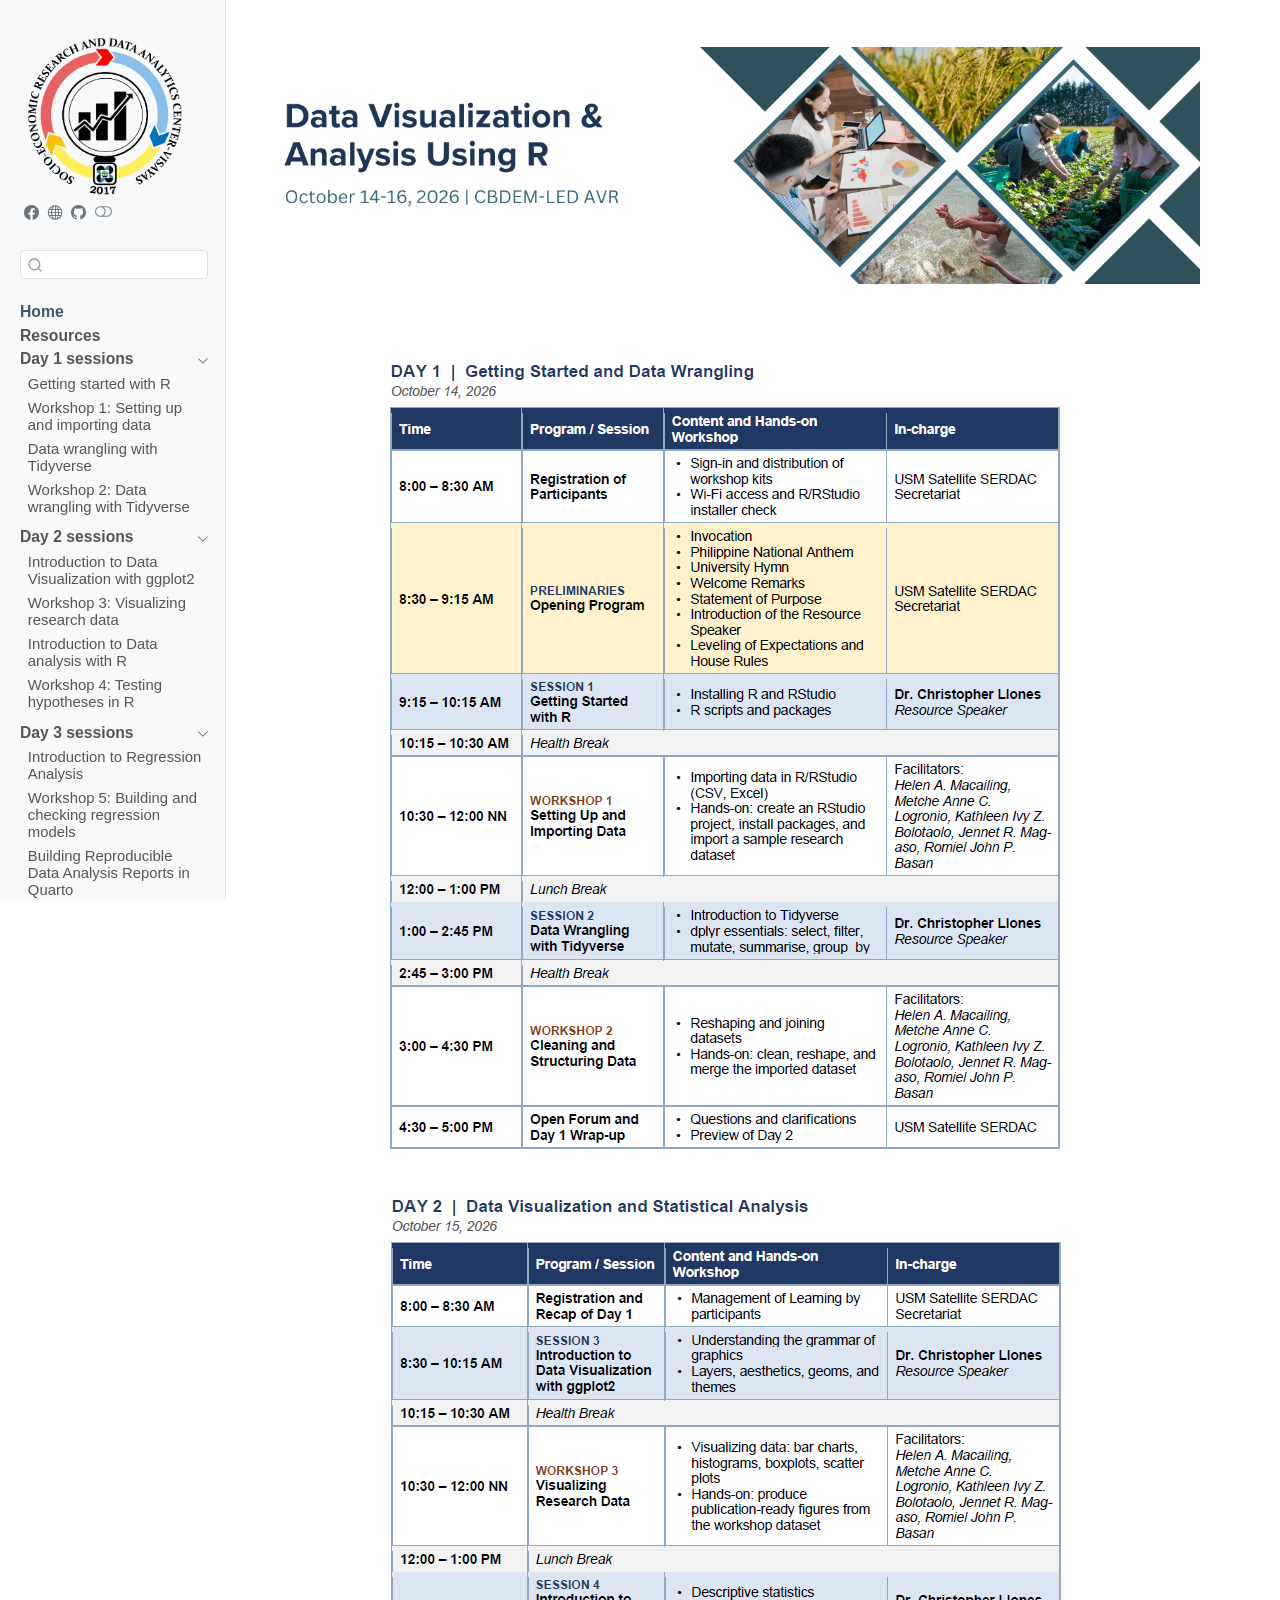
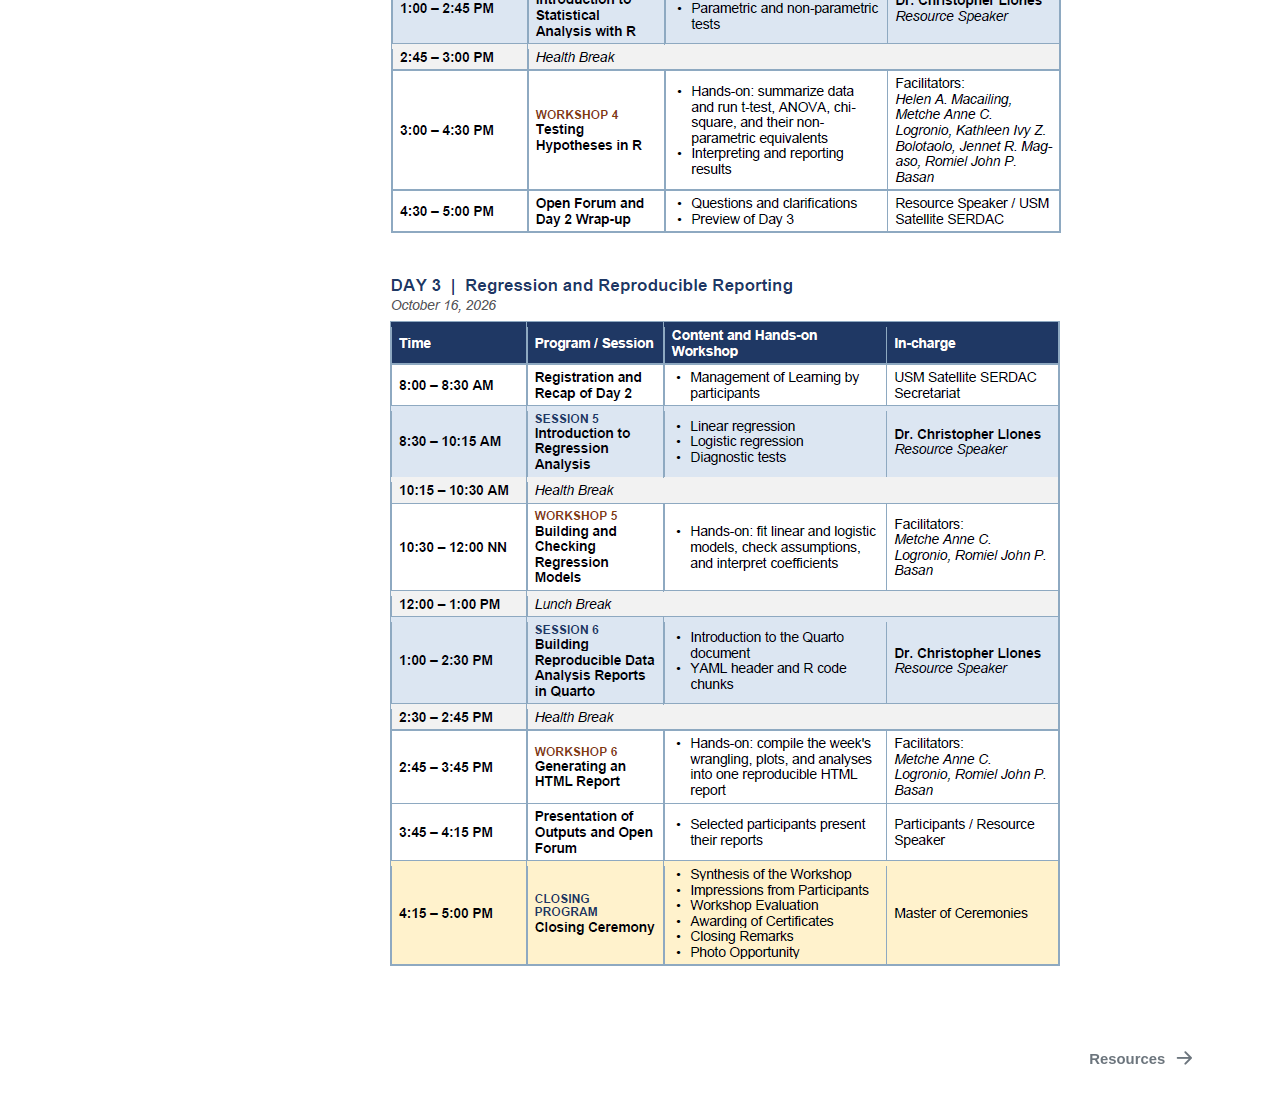
<file: docs/index.html>
<!DOCTYPE html>
<html xmlns="http://www.w3.org/1999/xhtml" lang="en" xml:lang="en"><head>

<meta charset="utf-8">
<meta name="generator" content="quarto-1.6.42">

<meta name="viewport" content="width=device-width, initial-scale=1.0, user-scalable=yes">


<title>index</title>
<style>
code{white-space: pre-wrap;}
span.smallcaps{font-variant: small-caps;}
div.columns{display: flex; gap: min(4vw, 1.5em);}
div.column{flex: auto; overflow-x: auto;}
div.hanging-indent{margin-left: 1.5em; text-indent: -1.5em;}
ul.task-list{list-style: none;}
ul.task-list li input[type="checkbox"] {
  width: 0.8em;
  margin: 0 0.8em 0.2em -1em; /* quarto-specific, see https://github.com/quarto-dev/quarto-cli/issues/4556 */ 
  vertical-align: middle;
}
</style>


<script src="site_libs/quarto-nav/quarto-nav.js"></script>
<script src="site_libs/clipboard/clipboard.min.js"></script>
<script src="site_libs/quarto-search/autocomplete.umd.js"></script>
<script src="site_libs/quarto-search/fuse.min.js"></script>
<script src="site_libs/quarto-search/quarto-search.js"></script>
<meta name="quarto:offset" content="./">
<link href="./resources.qmd" rel="next">
<link href="./plot/viserdac-logo.png" rel="icon" type="image/png">
<script src="site_libs/quarto-html/quarto.js"></script>
<script src="site_libs/quarto-html/popper.min.js"></script>
<script src="site_libs/quarto-html/tippy.umd.min.js"></script>
<script src="site_libs/quarto-html/anchor.min.js"></script>
<link href="site_libs/quarto-html/tippy.css" rel="stylesheet">
<link href="site_libs/quarto-html/quarto-syntax-highlighting-2f5df379a58b258e96c21c0638c20c03.css" rel="stylesheet" class="quarto-color-scheme" id="quarto-text-highlighting-styles">
<link href="site_libs/quarto-html/quarto-syntax-highlighting-dark-b53751a350365c71b6c909e95f209ed1.css" rel="prefetch" class="quarto-color-scheme quarto-color-alternate" id="quarto-text-highlighting-styles">
<script src="site_libs/bootstrap/bootstrap.min.js"></script>
<link href="site_libs/bootstrap/bootstrap-icons.css" rel="stylesheet">
<link href="site_libs/bootstrap/bootstrap-55680aca77aab0919a7a914f8007907e.min.css" rel="stylesheet" append-hash="true" class="quarto-color-scheme" id="quarto-bootstrap" data-mode="light">
<link href="site_libs/bootstrap/bootstrap-dark-8af8c540feb98deb536fd7436f0d7318.min.css" rel="prefetch" append-hash="true" class="quarto-color-scheme quarto-color-alternate" id="quarto-bootstrap" data-mode="dark">
<script id="quarto-search-options" type="application/json">{
  "location": "sidebar",
  "copy-button": false,
  "collapse-after": 3,
  "panel-placement": "start",
  "type": "textbox",
  "limit": 50,
  "keyboard-shortcut": [
    "f",
    "/",
    "s"
  ],
  "show-item-context": false,
  "language": {
    "search-no-results-text": "No results",
    "search-matching-documents-text": "matching documents",
    "search-copy-link-title": "Copy link to search",
    "search-hide-matches-text": "Hide additional matches",
    "search-more-match-text": "more match in this document",
    "search-more-matches-text": "more matches in this document",
    "search-clear-button-title": "Clear",
    "search-text-placeholder": "",
    "search-detached-cancel-button-title": "Cancel",
    "search-submit-button-title": "Submit",
    "search-label": "Search"
  }
}</script>


</head>

<body class="nav-sidebar docked fullcontent">

<div id="quarto-search-results"></div>
  <header id="quarto-header" class="headroom fixed-top">
  <nav class="quarto-secondary-nav">
    <div class="container-fluid d-flex">
      <button type="button" class="quarto-btn-toggle btn" data-bs-toggle="collapse" role="button" data-bs-target=".quarto-sidebar-collapse-item" aria-controls="quarto-sidebar" aria-expanded="false" aria-label="Toggle sidebar navigation" onclick="if (window.quartoToggleHeadroom) { window.quartoToggleHeadroom(); }">
        <i class="bi bi-layout-text-sidebar-reverse"></i>
      </button>
        <nav class="quarto-page-breadcrumbs" aria-label="breadcrumb"><ol class="breadcrumb"><li class="breadcrumb-item"><a href="./index.html"><strong>Home</strong></a></li></ol></nav>
        <a class="flex-grow-1" role="navigation" data-bs-toggle="collapse" data-bs-target=".quarto-sidebar-collapse-item" aria-controls="quarto-sidebar" aria-expanded="false" aria-label="Toggle sidebar navigation" onclick="if (window.quartoToggleHeadroom) { window.quartoToggleHeadroom(); }">      
        </a>
      <button type="button" class="btn quarto-search-button" aria-label="Search" onclick="window.quartoOpenSearch();">
        <i class="bi bi-search"></i>
      </button>
    </div>
  </nav>
</header>
<!-- content -->
<div id="quarto-content" class="quarto-container page-columns page-rows-contents page-layout-article">
<!-- sidebar -->
  <nav id="quarto-sidebar" class="sidebar collapse collapse-horizontal quarto-sidebar-collapse-item sidebar-navigation docked overflow-auto">
    <div class="pt-lg-2 mt-2 text-left sidebar-header">
      <a href="./index.html" class="sidebar-logo-link">
      <img src="./plot/viserdac-logo.png" alt="" class="sidebar-logo py-0 d-lg-inline d-none">
      </a>
      <div class="sidebar-tools-main tools-wide">
    <a href="https://www.facebook.com/viserdac/" title="" class="quarto-navigation-tool px-1" aria-label=""><i class="bi bi-facebook"></i></a>
    <a href="https://viserdac.vsu.edu.ph/" title="" class="quarto-navigation-tool px-1" aria-label=""><i class="bi bi-globe"></i></a>
    <a href="https://github.com/vsu-viserdac/r-programming-data-viz-analysis" title="" class="quarto-navigation-tool px-1" aria-label=""><i class="bi bi-github"></i></a>
  <a href="" class="quarto-color-scheme-toggle quarto-navigation-tool  px-1" onclick="window.quartoToggleColorScheme(); return false;" title="Toggle dark mode"><i class="bi"></i></a>
</div>
      </div>
        <div class="mt-2 flex-shrink-0 align-items-center">
        <div class="sidebar-search">
        <div id="quarto-search" class="" title="Search"></div>
        </div>
        </div>
    <div class="sidebar-menu-container"> 
    <ul class="list-unstyled mt-1">
        <li class="sidebar-item">
  <div class="sidebar-item-container"> 
  <a href="./index.html" class="sidebar-item-text sidebar-link active">
 <span class="menu-text"><strong>Home</strong></span></a>
  </div>
</li>
        <li class="sidebar-item">
  <div class="sidebar-item-container"> 
  <a href="./resources.qmd" class="sidebar-item-text sidebar-link">
 <span class="menu-text"><strong>Resources</strong></span></a>
  </div>
</li>
        <li class="sidebar-item sidebar-item-section">
      <div class="sidebar-item-container"> 
            <a class="sidebar-item-text sidebar-link text-start" data-bs-toggle="collapse" data-bs-target="#quarto-sidebar-section-1" role="navigation" aria-expanded="true">
 <span class="menu-text"><strong>Day 1 sessions</strong></span></a>
          <a class="sidebar-item-toggle text-start" data-bs-toggle="collapse" data-bs-target="#quarto-sidebar-section-1" role="navigation" aria-expanded="true" aria-label="Toggle section">
            <i class="bi bi-chevron-right ms-2"></i>
          </a> 
      </div>
      <ul id="quarto-sidebar-section-1" class="collapse list-unstyled sidebar-section depth1 show">  
          <li class="sidebar-item">
  <div class="sidebar-item-container"> 
  <a href="./session-1-getting-started-r.html" class="sidebar-item-text sidebar-link">
 <span class="menu-text">Getting started with R</span></a>
  </div>
</li>
          <li class="sidebar-item">
  <div class="sidebar-item-container"> 
  <a href="./w1-getting-started-r.html" class="sidebar-item-text sidebar-link">
 <span class="menu-text">Workshop 1: Setting up and importing data</span></a>
  </div>
</li>
          <li class="sidebar-item">
  <div class="sidebar-item-container"> 
  <a href="./session-2-data-wrangling.html" class="sidebar-item-text sidebar-link">
 <span class="menu-text">Data wrangling with Tidyverse</span></a>
  </div>
</li>
          <li class="sidebar-item">
  <div class="sidebar-item-container"> 
  <a href="./w2-data-wrangling.html" class="sidebar-item-text sidebar-link">
 <span class="menu-text">Workshop 2: Data wrangling with Tidyverse</span></a>
  </div>
</li>
      </ul>
  </li>
        <li class="sidebar-item sidebar-item-section">
      <div class="sidebar-item-container"> 
            <a class="sidebar-item-text sidebar-link text-start" data-bs-toggle="collapse" data-bs-target="#quarto-sidebar-section-2" role="navigation" aria-expanded="true">
 <span class="menu-text"><strong>Day 2 sessions</strong></span></a>
          <a class="sidebar-item-toggle text-start" data-bs-toggle="collapse" data-bs-target="#quarto-sidebar-section-2" role="navigation" aria-expanded="true" aria-label="Toggle section">
            <i class="bi bi-chevron-right ms-2"></i>
          </a> 
      </div>
      <ul id="quarto-sidebar-section-2" class="collapse list-unstyled sidebar-section depth1 show">  
          <li class="sidebar-item">
  <div class="sidebar-item-container"> 
  <a href="./session-3-intro-data-viz.html" class="sidebar-item-text sidebar-link">
 <span class="menu-text">Introduction to Data Visualization with ggplot2</span></a>
  </div>
</li>
          <li class="sidebar-item">
  <div class="sidebar-item-container"> 
  <a href="./w3-dataviz.html" class="sidebar-item-text sidebar-link">
 <span class="menu-text">Workshop 3: Visualizing research data</span></a>
  </div>
</li>
          <li class="sidebar-item">
  <div class="sidebar-item-container"> 
  <a href="./session-4-intro-data-analysis.html" class="sidebar-item-text sidebar-link">
 <span class="menu-text">Introduction to Data analysis with R</span></a>
  </div>
</li>
          <li class="sidebar-item">
  <div class="sidebar-item-container"> 
  <a href="./w4-statistical-analysis.html" class="sidebar-item-text sidebar-link">
 <span class="menu-text">Workshop 4: Testing hypotheses in R</span></a>
  </div>
</li>
      </ul>
  </li>
        <li class="sidebar-item sidebar-item-section">
      <div class="sidebar-item-container"> 
            <a class="sidebar-item-text sidebar-link text-start" data-bs-toggle="collapse" data-bs-target="#quarto-sidebar-section-3" role="navigation" aria-expanded="true">
 <span class="menu-text"><strong>Day 3 sessions</strong></span></a>
          <a class="sidebar-item-toggle text-start" data-bs-toggle="collapse" data-bs-target="#quarto-sidebar-section-3" role="navigation" aria-expanded="true" aria-label="Toggle section">
            <i class="bi bi-chevron-right ms-2"></i>
          </a> 
      </div>
      <ul id="quarto-sidebar-section-3" class="collapse list-unstyled sidebar-section depth1 show">  
          <li class="sidebar-item">
  <div class="sidebar-item-container"> 
  <a href="./session-5-intro-regression-analysis.html" class="sidebar-item-text sidebar-link">
 <span class="menu-text">Introduction to Regression Analysis</span></a>
  </div>
</li>
          <li class="sidebar-item">
  <div class="sidebar-item-container"> 
  <a href="./w5-regression-analysis.html" class="sidebar-item-text sidebar-link">
 <span class="menu-text">Workshop 5: Building and checking regression models</span></a>
  </div>
</li>
          <li class="sidebar-item">
  <div class="sidebar-item-container"> 
  <a href="./session-6-reproducible-report.html" class="sidebar-item-text sidebar-link">
 <span class="menu-text">Building Reproducible Data Analysis Reports in Quarto</span></a>
  </div>
</li>
          <li class="sidebar-item">
 <span class="menu-text">Workshop 6: Generating an HTML report</span>
  </li>
      </ul>
  </li>
    </ul>
    </div>
</nav>
<div id="quarto-sidebar-glass" class="quarto-sidebar-collapse-item" data-bs-toggle="collapse" data-bs-target=".quarto-sidebar-collapse-item"></div>
<!-- margin-sidebar -->
    
<!-- main -->
<main class="content" id="quarto-document-content"><header id="title-block-header" class="quarto-title-block"></header>




<div class="quarto-figure quarto-figure-center">
<figure class="figure">
<p><img src="plot/r-training-header.png" class="img-fluid quarto-figure quarto-figure-center figure-img"></p>
</figure>
</div>
<p><br></p>
<div class="quarto-figure quarto-figure-center">
<figure class="figure">
<p><img src="plot/program-1.png" class="img-fluid quarto-figure quarto-figure-center figure-img"></p>
</figure>
</div>
<div class="quarto-figure quarto-figure-center">
<figure class="figure">
<p><img src="plot/program-2.png" class="img-fluid quarto-figure quarto-figure-center figure-img"></p>
</figure>
</div>
<div class="quarto-figure quarto-figure-center">
<figure class="figure">
<p><img src="plot/program-3.png" class="img-fluid quarto-figure quarto-figure-center figure-img"></p>
</figure>
</div>



</main> <!-- /main -->
<script id="quarto-html-after-body" type="application/javascript">
window.document.addEventListener("DOMContentLoaded", function (event) {
  const toggleBodyColorMode = (bsSheetEl) => {
    const mode = bsSheetEl.getAttribute("data-mode");
    const bodyEl = window.document.querySelector("body");
    if (mode === "dark") {
      bodyEl.classList.add("quarto-dark");
      bodyEl.classList.remove("quarto-light");
    } else {
      bodyEl.classList.add("quarto-light");
      bodyEl.classList.remove("quarto-dark");
    }
  }
  const toggleBodyColorPrimary = () => {
    const bsSheetEl = window.document.querySelector("link#quarto-bootstrap");
    if (bsSheetEl) {
      toggleBodyColorMode(bsSheetEl);
    }
  }
  toggleBodyColorPrimary();  
  const disableStylesheet = (stylesheets) => {
    for (let i=0; i < stylesheets.length; i++) {
      const stylesheet = stylesheets[i];
      stylesheet.rel = 'prefetch';
    }
  }
  const enableStylesheet = (stylesheets) => {
    for (let i=0; i < stylesheets.length; i++) {
      const stylesheet = stylesheets[i];
      stylesheet.rel = 'stylesheet';
    }
  }
  const manageTransitions = (selector, allowTransitions) => {
    const els = window.document.querySelectorAll(selector);
    for (let i=0; i < els.length; i++) {
      const el = els[i];
      if (allowTransitions) {
        el.classList.remove('notransition');
      } else {
        el.classList.add('notransition');
      }
    }
  }
  const toggleGiscusIfUsed = (isAlternate, darkModeDefault) => {
    const baseTheme = document.querySelector('#giscus-base-theme')?.value ?? 'light';
    const alternateTheme = document.querySelector('#giscus-alt-theme')?.value ?? 'dark';
    let newTheme = '';
    if(darkModeDefault) {
      newTheme = isAlternate ? baseTheme : alternateTheme;
    } else {
      newTheme = isAlternate ? alternateTheme : baseTheme;
    }
    const changeGiscusTheme = () => {
      // From: https://github.com/giscus/giscus/issues/336
      const sendMessage = (message) => {
        const iframe = document.querySelector('iframe.giscus-frame');
        if (!iframe) return;
        iframe.contentWindow.postMessage({ giscus: message }, 'https://giscus.app');
      }
      sendMessage({
        setConfig: {
          theme: newTheme
        }
      });
    }
    const isGiscussLoaded = window.document.querySelector('iframe.giscus-frame') !== null;
    if (isGiscussLoaded) {
      changeGiscusTheme();
    }
  }
  const toggleColorMode = (alternate) => {
    // Switch the stylesheets
    const alternateStylesheets = window.document.querySelectorAll('link.quarto-color-scheme.quarto-color-alternate');
    manageTransitions('#quarto-margin-sidebar .nav-link', false);
    if (alternate) {
      enableStylesheet(alternateStylesheets);
      for (const sheetNode of alternateStylesheets) {
        if (sheetNode.id === "quarto-bootstrap") {
          toggleBodyColorMode(sheetNode);
        }
      }
    } else {
      disableStylesheet(alternateStylesheets);
      toggleBodyColorPrimary();
    }
    manageTransitions('#quarto-margin-sidebar .nav-link', true);
    // Switch the toggles
    const toggles = window.document.querySelectorAll('.quarto-color-scheme-toggle');
    for (let i=0; i < toggles.length; i++) {
      const toggle = toggles[i];
      if (toggle) {
        if (alternate) {
          toggle.classList.add("alternate");     
        } else {
          toggle.classList.remove("alternate");
        }
      }
    }
    // Hack to workaround the fact that safari doesn't
    // properly recolor the scrollbar when toggling (#1455)
    if (navigator.userAgent.indexOf('Safari') > 0 && navigator.userAgent.indexOf('Chrome') == -1) {
      manageTransitions("body", false);
      window.scrollTo(0, 1);
      setTimeout(() => {
        window.scrollTo(0, 0);
        manageTransitions("body", true);
      }, 40);  
    }
  }
  const isFileUrl = () => { 
    return window.location.protocol === 'file:';
  }
  const hasAlternateSentinel = () => {  
    let styleSentinel = getColorSchemeSentinel();
    if (styleSentinel !== null) {
      return styleSentinel === "alternate";
    } else {
      return false;
    }
  }
  const setStyleSentinel = (alternate) => {
    const value = alternate ? "alternate" : "default";
    if (!isFileUrl()) {
      window.localStorage.setItem("quarto-color-scheme", value);
    } else {
      localAlternateSentinel = value;
    }
  }
  const getColorSchemeSentinel = () => {
    if (!isFileUrl()) {
      const storageValue = window.localStorage.getItem("quarto-color-scheme");
      return storageValue != null ? storageValue : localAlternateSentinel;
    } else {
      return localAlternateSentinel;
    }
  }
  const darkModeDefault = false;
  let localAlternateSentinel = darkModeDefault ? 'alternate' : 'default';
  // Dark / light mode switch
  window.quartoToggleColorScheme = () => {
    // Read the current dark / light value 
    let toAlternate = !hasAlternateSentinel();
    toggleColorMode(toAlternate);
    setStyleSentinel(toAlternate);
    toggleGiscusIfUsed(toAlternate, darkModeDefault);
  };
  // Ensure there is a toggle, if there isn't float one in the top right
  if (window.document.querySelector('.quarto-color-scheme-toggle') === null) {
    const a = window.document.createElement('a');
    a.classList.add('top-right');
    a.classList.add('quarto-color-scheme-toggle');
    a.href = "";
    a.onclick = function() { try { window.quartoToggleColorScheme(); } catch {} return false; };
    const i = window.document.createElement("i");
    i.classList.add('bi');
    a.appendChild(i);
    window.document.body.appendChild(a);
  }
  // Switch to dark mode if need be
  if (hasAlternateSentinel()) {
    toggleColorMode(true);
  } else {
    toggleColorMode(false);
  }
  const icon = "";
  const anchorJS = new window.AnchorJS();
  anchorJS.options = {
    placement: 'right',
    icon: icon
  };
  anchorJS.add('.anchored');
  const isCodeAnnotation = (el) => {
    for (const clz of el.classList) {
      if (clz.startsWith('code-annotation-')) {                     
        return true;
      }
    }
    return false;
  }
  const onCopySuccess = function(e) {
    // button target
    const button = e.trigger;
    // don't keep focus
    button.blur();
    // flash "checked"
    button.classList.add('code-copy-button-checked');
    var currentTitle = button.getAttribute("title");
    button.setAttribute("title", "Copied!");
    let tooltip;
    if (window.bootstrap) {
      button.setAttribute("data-bs-toggle", "tooltip");
      button.setAttribute("data-bs-placement", "left");
      button.setAttribute("data-bs-title", "Copied!");
      tooltip = new bootstrap.Tooltip(button, 
        { trigger: "manual", 
          customClass: "code-copy-button-tooltip",
          offset: [0, -8]});
      tooltip.show();    
    }
    setTimeout(function() {
      if (tooltip) {
        tooltip.hide();
        button.removeAttribute("data-bs-title");
        button.removeAttribute("data-bs-toggle");
        button.removeAttribute("data-bs-placement");
      }
      button.setAttribute("title", currentTitle);
      button.classList.remove('code-copy-button-checked');
    }, 1000);
    // clear code selection
    e.clearSelection();
  }
  const getTextToCopy = function(trigger) {
      const codeEl = trigger.previousElementSibling.cloneNode(true);
      for (const childEl of codeEl.children) {
        if (isCodeAnnotation(childEl)) {
          childEl.remove();
        }
      }
      return codeEl.innerText;
  }
  const clipboard = new window.ClipboardJS('.code-copy-button:not([data-in-quarto-modal])', {
    text: getTextToCopy
  });
  clipboard.on('success', onCopySuccess);
  if (window.document.getElementById('quarto-embedded-source-code-modal')) {
    const clipboardModal = new window.ClipboardJS('.code-copy-button[data-in-quarto-modal]', {
      text: getTextToCopy,
      container: window.document.getElementById('quarto-embedded-source-code-modal')
    });
    clipboardModal.on('success', onCopySuccess);
  }
    var localhostRegex = new RegExp(/^(?:http|https):\/\/localhost\:?[0-9]*\//);
    var mailtoRegex = new RegExp(/^mailto:/);
      var filterRegex = new RegExp("https:\/\/vsu-viserdac\.github\.io\/r-programming-data-viz-analysis\/");
    var isInternal = (href) => {
        return filterRegex.test(href) || localhostRegex.test(href) || mailtoRegex.test(href);
    }
    // Inspect non-navigation links and adorn them if external
 	var links = window.document.querySelectorAll('a[href]:not(.nav-link):not(.navbar-brand):not(.toc-action):not(.sidebar-link):not(.sidebar-item-toggle):not(.pagination-link):not(.no-external):not([aria-hidden]):not(.dropdown-item):not(.quarto-navigation-tool):not(.about-link)');
    for (var i=0; i<links.length; i++) {
      const link = links[i];
      if (!isInternal(link.href)) {
        // undo the damage that might have been done by quarto-nav.js in the case of
        // links that we want to consider external
        if (link.dataset.originalHref !== undefined) {
          link.href = link.dataset.originalHref;
        }
      }
    }
  function tippyHover(el, contentFn, onTriggerFn, onUntriggerFn) {
    const config = {
      allowHTML: true,
      maxWidth: 500,
      delay: 100,
      arrow: false,
      appendTo: function(el) {
          return el.parentElement;
      },
      interactive: true,
      interactiveBorder: 10,
      theme: 'quarto',
      placement: 'bottom-start',
    };
    if (contentFn) {
      config.content = contentFn;
    }
    if (onTriggerFn) {
      config.onTrigger = onTriggerFn;
    }
    if (onUntriggerFn) {
      config.onUntrigger = onUntriggerFn;
    }
    window.tippy(el, config); 
  }
  const noterefs = window.document.querySelectorAll('a[role="doc-noteref"]');
  for (var i=0; i<noterefs.length; i++) {
    const ref = noterefs[i];
    tippyHover(ref, function() {
      // use id or data attribute instead here
      let href = ref.getAttribute('data-footnote-href') || ref.getAttribute('href');
      try { href = new URL(href).hash; } catch {}
      const id = href.replace(/^#\/?/, "");
      const note = window.document.getElementById(id);
      if (note) {
        return note.innerHTML;
      } else {
        return "";
      }
    });
  }
  const xrefs = window.document.querySelectorAll('a.quarto-xref');
  const processXRef = (id, note) => {
    // Strip column container classes
    const stripColumnClz = (el) => {
      el.classList.remove("page-full", "page-columns");
      if (el.children) {
        for (const child of el.children) {
          stripColumnClz(child);
        }
      }
    }
    stripColumnClz(note)
    if (id === null || id.startsWith('sec-')) {
      // Special case sections, only their first couple elements
      const container = document.createElement("div");
      if (note.children && note.children.length > 2) {
        container.appendChild(note.children[0].cloneNode(true));
        for (let i = 1; i < note.children.length; i++) {
          const child = note.children[i];
          if (child.tagName === "P" && child.innerText === "") {
            continue;
          } else {
            container.appendChild(child.cloneNode(true));
            break;
          }
        }
        if (window.Quarto?.typesetMath) {
          window.Quarto.typesetMath(container);
        }
        return container.innerHTML
      } else {
        if (window.Quarto?.typesetMath) {
          window.Quarto.typesetMath(note);
        }
        return note.innerHTML;
      }
    } else {
      // Remove any anchor links if they are present
      const anchorLink = note.querySelector('a.anchorjs-link');
      if (anchorLink) {
        anchorLink.remove();
      }
      if (window.Quarto?.typesetMath) {
        window.Quarto.typesetMath(note);
      }
      if (note.classList.contains("callout")) {
        return note.outerHTML;
      } else {
        return note.innerHTML;
      }
    }
  }
  for (var i=0; i<xrefs.length; i++) {
    const xref = xrefs[i];
    tippyHover(xref, undefined, function(instance) {
      instance.disable();
      let url = xref.getAttribute('href');
      let hash = undefined; 
      if (url.startsWith('#')) {
        hash = url;
      } else {
        try { hash = new URL(url).hash; } catch {}
      }
      if (hash) {
        const id = hash.replace(/^#\/?/, "");
        const note = window.document.getElementById(id);
        if (note !== null) {
          try {
            const html = processXRef(id, note.cloneNode(true));
            instance.setContent(html);
          } finally {
            instance.enable();
            instance.show();
          }
        } else {
          // See if we can fetch this
          fetch(url.split('#')[0])
          .then(res => res.text())
          .then(html => {
            const parser = new DOMParser();
            const htmlDoc = parser.parseFromString(html, "text/html");
            const note = htmlDoc.getElementById(id);
            if (note !== null) {
              const html = processXRef(id, note);
              instance.setContent(html);
            } 
          }).finally(() => {
            instance.enable();
            instance.show();
          });
        }
      } else {
        // See if we can fetch a full url (with no hash to target)
        // This is a special case and we should probably do some content thinning / targeting
        fetch(url)
        .then(res => res.text())
        .then(html => {
          const parser = new DOMParser();
          const htmlDoc = parser.parseFromString(html, "text/html");
          const note = htmlDoc.querySelector('main.content');
          if (note !== null) {
            // This should only happen for chapter cross references
            // (since there is no id in the URL)
            // remove the first header
            if (note.children.length > 0 && note.children[0].tagName === "HEADER") {
              note.children[0].remove();
            }
            const html = processXRef(null, note);
            instance.setContent(html);
          } 
        }).finally(() => {
          instance.enable();
          instance.show();
        });
      }
    }, function(instance) {
    });
  }
      let selectedAnnoteEl;
      const selectorForAnnotation = ( cell, annotation) => {
        let cellAttr = 'data-code-cell="' + cell + '"';
        let lineAttr = 'data-code-annotation="' +  annotation + '"';
        const selector = 'span[' + cellAttr + '][' + lineAttr + ']';
        return selector;
      }
      const selectCodeLines = (annoteEl) => {
        const doc = window.document;
        const targetCell = annoteEl.getAttribute("data-target-cell");
        const targetAnnotation = annoteEl.getAttribute("data-target-annotation");
        const annoteSpan = window.document.querySelector(selectorForAnnotation(targetCell, targetAnnotation));
        const lines = annoteSpan.getAttribute("data-code-lines").split(",");
        const lineIds = lines.map((line) => {
          return targetCell + "-" + line;
        })
        let top = null;
        let height = null;
        let parent = null;
        if (lineIds.length > 0) {
            //compute the position of the single el (top and bottom and make a div)
            const el = window.document.getElementById(lineIds[0]);
            top = el.offsetTop;
            height = el.offsetHeight;
            parent = el.parentElement.parentElement;
          if (lineIds.length > 1) {
            const lastEl = window.document.getElementById(lineIds[lineIds.length - 1]);
            const bottom = lastEl.offsetTop + lastEl.offsetHeight;
            height = bottom - top;
          }
          if (top !== null && height !== null && parent !== null) {
            // cook up a div (if necessary) and position it 
            let div = window.document.getElementById("code-annotation-line-highlight");
            if (div === null) {
              div = window.document.createElement("div");
              div.setAttribute("id", "code-annotation-line-highlight");
              div.style.position = 'absolute';
              parent.appendChild(div);
            }
            div.style.top = top - 2 + "px";
            div.style.height = height + 4 + "px";
            div.style.left = 0;
            let gutterDiv = window.document.getElementById("code-annotation-line-highlight-gutter");
            if (gutterDiv === null) {
              gutterDiv = window.document.createElement("div");
              gutterDiv.setAttribute("id", "code-annotation-line-highlight-gutter");
              gutterDiv.style.position = 'absolute';
              const codeCell = window.document.getElementById(targetCell);
              const gutter = codeCell.querySelector('.code-annotation-gutter');
              gutter.appendChild(gutterDiv);
            }
            gutterDiv.style.top = top - 2 + "px";
            gutterDiv.style.height = height + 4 + "px";
          }
          selectedAnnoteEl = annoteEl;
        }
      };
      const unselectCodeLines = () => {
        const elementsIds = ["code-annotation-line-highlight", "code-annotation-line-highlight-gutter"];
        elementsIds.forEach((elId) => {
          const div = window.document.getElementById(elId);
          if (div) {
            div.remove();
          }
        });
        selectedAnnoteEl = undefined;
      };
        // Handle positioning of the toggle
    window.addEventListener(
      "resize",
      throttle(() => {
        elRect = undefined;
        if (selectedAnnoteEl) {
          selectCodeLines(selectedAnnoteEl);
        }
      }, 10)
    );
    function throttle(fn, ms) {
    let throttle = false;
    let timer;
      return (...args) => {
        if(!throttle) { // first call gets through
            fn.apply(this, args);
            throttle = true;
        } else { // all the others get throttled
            if(timer) clearTimeout(timer); // cancel #2
            timer = setTimeout(() => {
              fn.apply(this, args);
              timer = throttle = false;
            }, ms);
        }
      };
    }
      // Attach click handler to the DT
      const annoteDls = window.document.querySelectorAll('dt[data-target-cell]');
      for (const annoteDlNode of annoteDls) {
        annoteDlNode.addEventListener('click', (event) => {
          const clickedEl = event.target;
          if (clickedEl !== selectedAnnoteEl) {
            unselectCodeLines();
            const activeEl = window.document.querySelector('dt[data-target-cell].code-annotation-active');
            if (activeEl) {
              activeEl.classList.remove('code-annotation-active');
            }
            selectCodeLines(clickedEl);
            clickedEl.classList.add('code-annotation-active');
          } else {
            // Unselect the line
            unselectCodeLines();
            clickedEl.classList.remove('code-annotation-active');
          }
        });
      }
  const findCites = (el) => {
    const parentEl = el.parentElement;
    if (parentEl) {
      const cites = parentEl.dataset.cites;
      if (cites) {
        return {
          el,
          cites: cites.split(' ')
        };
      } else {
        return findCites(el.parentElement)
      }
    } else {
      return undefined;
    }
  };
  var bibliorefs = window.document.querySelectorAll('a[role="doc-biblioref"]');
  for (var i=0; i<bibliorefs.length; i++) {
    const ref = bibliorefs[i];
    const citeInfo = findCites(ref);
    if (citeInfo) {
      tippyHover(citeInfo.el, function() {
        var popup = window.document.createElement('div');
        citeInfo.cites.forEach(function(cite) {
          var citeDiv = window.document.createElement('div');
          citeDiv.classList.add('hanging-indent');
          citeDiv.classList.add('csl-entry');
          var biblioDiv = window.document.getElementById('ref-' + cite);
          if (biblioDiv) {
            citeDiv.innerHTML = biblioDiv.innerHTML;
          }
          popup.appendChild(citeDiv);
        });
        return popup.innerHTML;
      });
    }
  }
});
</script>
<nav class="page-navigation">
  <div class="nav-page nav-page-previous">
  </div>
  <div class="nav-page nav-page-next">
      <a href="./resources.qmd" class="pagination-link" aria-label="**Resources**">
        <span class="nav-page-text"><strong>Resources</strong></span> <i class="bi bi-arrow-right-short"></i>
      </a>
  </div>
</nav>
</div> <!-- /content -->




</body></html>
</file>
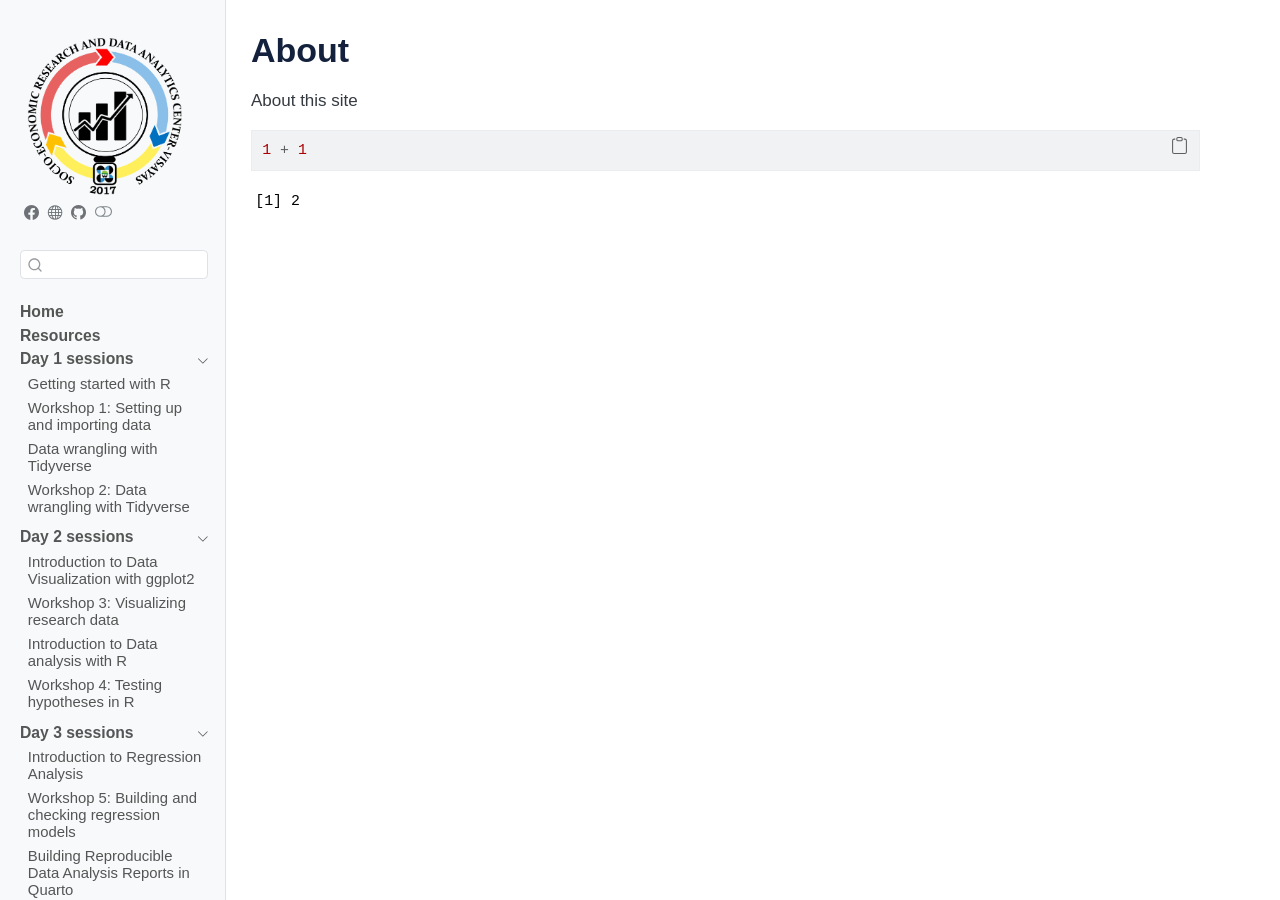
<file: docs/about.html>
<!DOCTYPE html>
<html xmlns="http://www.w3.org/1999/xhtml" lang="en" xml:lang="en"><head>

<meta charset="utf-8">
<meta name="generator" content="quarto-1.6.42">

<meta name="viewport" content="width=device-width, initial-scale=1.0, user-scalable=yes">


<title>About</title>
<style>
code{white-space: pre-wrap;}
span.smallcaps{font-variant: small-caps;}
div.columns{display: flex; gap: min(4vw, 1.5em);}
div.column{flex: auto; overflow-x: auto;}
div.hanging-indent{margin-left: 1.5em; text-indent: -1.5em;}
ul.task-list{list-style: none;}
ul.task-list li input[type="checkbox"] {
  width: 0.8em;
  margin: 0 0.8em 0.2em -1em; /* quarto-specific, see https://github.com/quarto-dev/quarto-cli/issues/4556 */ 
  vertical-align: middle;
}
/* CSS for syntax highlighting */
pre > code.sourceCode { white-space: pre; position: relative; }
pre > code.sourceCode > span { line-height: 1.25; }
pre > code.sourceCode > span:empty { height: 1.2em; }
.sourceCode { overflow: visible; }
code.sourceCode > span { color: inherit; text-decoration: inherit; }
div.sourceCode { margin: 1em 0; }
pre.sourceCode { margin: 0; }
@media screen {
div.sourceCode { overflow: auto; }
}
@media print {
pre > code.sourceCode { white-space: pre-wrap; }
pre > code.sourceCode > span { display: inline-block; text-indent: -5em; padding-left: 5em; }
}
pre.numberSource code
  { counter-reset: source-line 0; }
pre.numberSource code > span
  { position: relative; left: -4em; counter-increment: source-line; }
pre.numberSource code > span > a:first-child::before
  { content: counter(source-line);
    position: relative; left: -1em; text-align: right; vertical-align: baseline;
    border: none; display: inline-block;
    -webkit-touch-callout: none; -webkit-user-select: none;
    -khtml-user-select: none; -moz-user-select: none;
    -ms-user-select: none; user-select: none;
    padding: 0 4px; width: 4em;
  }
pre.numberSource { margin-left: 3em;  padding-left: 4px; }
div.sourceCode
  {   }
@media screen {
pre > code.sourceCode > span > a:first-child::before { text-decoration: underline; }
}
</style>


<script src="site_libs/quarto-nav/quarto-nav.js"></script>
<script src="site_libs/clipboard/clipboard.min.js"></script>
<script src="site_libs/quarto-search/autocomplete.umd.js"></script>
<script src="site_libs/quarto-search/fuse.min.js"></script>
<script src="site_libs/quarto-search/quarto-search.js"></script>
<meta name="quarto:offset" content="./">
<link href="./plot/viserdac-logo.png" rel="icon" type="image/png">
<script src="site_libs/quarto-html/quarto.js"></script>
<script src="site_libs/quarto-html/popper.min.js"></script>
<script src="site_libs/quarto-html/tippy.umd.min.js"></script>
<script src="site_libs/quarto-html/anchor.min.js"></script>
<link href="site_libs/quarto-html/tippy.css" rel="stylesheet">
<link href="site_libs/quarto-html/quarto-syntax-highlighting-2f5df379a58b258e96c21c0638c20c03.css" rel="stylesheet" class="quarto-color-scheme" id="quarto-text-highlighting-styles">
<link href="site_libs/quarto-html/quarto-syntax-highlighting-dark-b53751a350365c71b6c909e95f209ed1.css" rel="prefetch" class="quarto-color-scheme quarto-color-alternate" id="quarto-text-highlighting-styles">
<script src="site_libs/bootstrap/bootstrap.min.js"></script>
<link href="site_libs/bootstrap/bootstrap-icons.css" rel="stylesheet">
<link href="site_libs/bootstrap/bootstrap-55680aca77aab0919a7a914f8007907e.min.css" rel="stylesheet" append-hash="true" class="quarto-color-scheme" id="quarto-bootstrap" data-mode="light">
<link href="site_libs/bootstrap/bootstrap-dark-8af8c540feb98deb536fd7436f0d7318.min.css" rel="prefetch" append-hash="true" class="quarto-color-scheme quarto-color-alternate" id="quarto-bootstrap" data-mode="dark">
<script id="quarto-search-options" type="application/json">{
  "location": "sidebar",
  "copy-button": false,
  "collapse-after": 3,
  "panel-placement": "start",
  "type": "textbox",
  "limit": 50,
  "keyboard-shortcut": [
    "f",
    "/",
    "s"
  ],
  "show-item-context": false,
  "language": {
    "search-no-results-text": "No results",
    "search-matching-documents-text": "matching documents",
    "search-copy-link-title": "Copy link to search",
    "search-hide-matches-text": "Hide additional matches",
    "search-more-match-text": "more match in this document",
    "search-more-matches-text": "more matches in this document",
    "search-clear-button-title": "Clear",
    "search-text-placeholder": "",
    "search-detached-cancel-button-title": "Cancel",
    "search-submit-button-title": "Submit",
    "search-label": "Search"
  }
}</script>


</head>

<body class="nav-sidebar docked fullcontent">

<div id="quarto-search-results"></div>
  <header id="quarto-header" class="headroom fixed-top">
  <nav class="quarto-secondary-nav">
    <div class="container-fluid d-flex">
      <button type="button" class="quarto-btn-toggle btn" data-bs-toggle="collapse" role="button" data-bs-target=".quarto-sidebar-collapse-item" aria-controls="quarto-sidebar" aria-expanded="false" aria-label="Toggle sidebar navigation" onclick="if (window.quartoToggleHeadroom) { window.quartoToggleHeadroom(); }">
        <i class="bi bi-layout-text-sidebar-reverse"></i>
      </button>
        <nav class="quarto-page-breadcrumbs" aria-label="breadcrumb"><ol class="breadcrumb"><li class="breadcrumb-item">About</li></ol></nav>
        <a class="flex-grow-1" role="navigation" data-bs-toggle="collapse" data-bs-target=".quarto-sidebar-collapse-item" aria-controls="quarto-sidebar" aria-expanded="false" aria-label="Toggle sidebar navigation" onclick="if (window.quartoToggleHeadroom) { window.quartoToggleHeadroom(); }">      
        </a>
      <button type="button" class="btn quarto-search-button" aria-label="Search" onclick="window.quartoOpenSearch();">
        <i class="bi bi-search"></i>
      </button>
    </div>
  </nav>
</header>
<!-- content -->
<div id="quarto-content" class="quarto-container page-columns page-rows-contents page-layout-article">
<!-- sidebar -->
  <nav id="quarto-sidebar" class="sidebar collapse collapse-horizontal quarto-sidebar-collapse-item sidebar-navigation docked overflow-auto">
    <div class="pt-lg-2 mt-2 text-left sidebar-header">
      <a href="./index.html" class="sidebar-logo-link">
      <img src="./plot/viserdac-logo.png" alt="" class="sidebar-logo py-0 d-lg-inline d-none">
      </a>
      <div class="sidebar-tools-main tools-wide">
    <a href="https://www.facebook.com/viserdac/" title="" class="quarto-navigation-tool px-1" aria-label=""><i class="bi bi-facebook"></i></a>
    <a href="https://viserdac.vsu.edu.ph/" title="" class="quarto-navigation-tool px-1" aria-label=""><i class="bi bi-globe"></i></a>
    <a href="https://github.com/vsu-viserdac/r-programming-data-viz-analysis" title="" class="quarto-navigation-tool px-1" aria-label=""><i class="bi bi-github"></i></a>
  <a href="" class="quarto-color-scheme-toggle quarto-navigation-tool  px-1" onclick="window.quartoToggleColorScheme(); return false;" title="Toggle dark mode"><i class="bi"></i></a>
</div>
      </div>
        <div class="mt-2 flex-shrink-0 align-items-center">
        <div class="sidebar-search">
        <div id="quarto-search" class="" title="Search"></div>
        </div>
        </div>
    <div class="sidebar-menu-container"> 
    <ul class="list-unstyled mt-1">
        <li class="sidebar-item">
  <div class="sidebar-item-container"> 
  <a href="./index.html" class="sidebar-item-text sidebar-link">
 <span class="menu-text"><strong>Home</strong></span></a>
  </div>
</li>
        <li class="sidebar-item">
  <div class="sidebar-item-container"> 
  <a href="./resources.qmd" class="sidebar-item-text sidebar-link">
 <span class="menu-text"><strong>Resources</strong></span></a>
  </div>
</li>
        <li class="sidebar-item sidebar-item-section">
      <div class="sidebar-item-container"> 
            <a class="sidebar-item-text sidebar-link text-start" data-bs-toggle="collapse" data-bs-target="#quarto-sidebar-section-1" role="navigation" aria-expanded="true">
 <span class="menu-text"><strong>Day 1 sessions</strong></span></a>
          <a class="sidebar-item-toggle text-start" data-bs-toggle="collapse" data-bs-target="#quarto-sidebar-section-1" role="navigation" aria-expanded="true" aria-label="Toggle section">
            <i class="bi bi-chevron-right ms-2"></i>
          </a> 
      </div>
      <ul id="quarto-sidebar-section-1" class="collapse list-unstyled sidebar-section depth1 show">  
          <li class="sidebar-item">
  <div class="sidebar-item-container"> 
  <a href="./session-1-getting-started-r.html" class="sidebar-item-text sidebar-link">
 <span class="menu-text">Getting started with R</span></a>
  </div>
</li>
          <li class="sidebar-item">
  <div class="sidebar-item-container"> 
  <a href="./w1-getting-started-r.html" class="sidebar-item-text sidebar-link">
 <span class="menu-text">Workshop 1: Setting up and importing data</span></a>
  </div>
</li>
          <li class="sidebar-item">
  <div class="sidebar-item-container"> 
  <a href="./session-2-data-wrangling.html" class="sidebar-item-text sidebar-link">
 <span class="menu-text">Data wrangling with Tidyverse</span></a>
  </div>
</li>
          <li class="sidebar-item">
  <div class="sidebar-item-container"> 
  <a href="./w2-data-wrangling.html" class="sidebar-item-text sidebar-link">
 <span class="menu-text">Workshop 2: Data wrangling with Tidyverse</span></a>
  </div>
</li>
      </ul>
  </li>
        <li class="sidebar-item sidebar-item-section">
      <div class="sidebar-item-container"> 
            <a class="sidebar-item-text sidebar-link text-start" data-bs-toggle="collapse" data-bs-target="#quarto-sidebar-section-2" role="navigation" aria-expanded="true">
 <span class="menu-text"><strong>Day 2 sessions</strong></span></a>
          <a class="sidebar-item-toggle text-start" data-bs-toggle="collapse" data-bs-target="#quarto-sidebar-section-2" role="navigation" aria-expanded="true" aria-label="Toggle section">
            <i class="bi bi-chevron-right ms-2"></i>
          </a> 
      </div>
      <ul id="quarto-sidebar-section-2" class="collapse list-unstyled sidebar-section depth1 show">  
          <li class="sidebar-item">
  <div class="sidebar-item-container"> 
  <a href="./session-3-intro-data-viz.html" class="sidebar-item-text sidebar-link">
 <span class="menu-text">Introduction to Data Visualization with ggplot2</span></a>
  </div>
</li>
          <li class="sidebar-item">
  <div class="sidebar-item-container"> 
  <a href="./w3-dataviz.html" class="sidebar-item-text sidebar-link">
 <span class="menu-text">Workshop 3: Visualizing research data</span></a>
  </div>
</li>
          <li class="sidebar-item">
  <div class="sidebar-item-container"> 
  <a href="./session-4-intro-data-analysis.html" class="sidebar-item-text sidebar-link">
 <span class="menu-text">Introduction to Data analysis with R</span></a>
  </div>
</li>
          <li class="sidebar-item">
  <div class="sidebar-item-container"> 
  <a href="./w4-statistical-analysis.html" class="sidebar-item-text sidebar-link">
 <span class="menu-text">Workshop 4: Testing hypotheses in R</span></a>
  </div>
</li>
      </ul>
  </li>
        <li class="sidebar-item sidebar-item-section">
      <div class="sidebar-item-container"> 
            <a class="sidebar-item-text sidebar-link text-start" data-bs-toggle="collapse" data-bs-target="#quarto-sidebar-section-3" role="navigation" aria-expanded="true">
 <span class="menu-text"><strong>Day 3 sessions</strong></span></a>
          <a class="sidebar-item-toggle text-start" data-bs-toggle="collapse" data-bs-target="#quarto-sidebar-section-3" role="navigation" aria-expanded="true" aria-label="Toggle section">
            <i class="bi bi-chevron-right ms-2"></i>
          </a> 
      </div>
      <ul id="quarto-sidebar-section-3" class="collapse list-unstyled sidebar-section depth1 show">  
          <li class="sidebar-item">
  <div class="sidebar-item-container"> 
  <a href="./session-5-intro-regression-analysis.html" class="sidebar-item-text sidebar-link">
 <span class="menu-text">Introduction to Regression Analysis</span></a>
  </div>
</li>
          <li class="sidebar-item">
  <div class="sidebar-item-container"> 
  <a href="./w5-regression-analysis.html" class="sidebar-item-text sidebar-link">
 <span class="menu-text">Workshop 5: Building and checking regression models</span></a>
  </div>
</li>
          <li class="sidebar-item">
  <div class="sidebar-item-container"> 
  <a href="./session-6-reproducible-report.html" class="sidebar-item-text sidebar-link">
 <span class="menu-text">Building Reproducible Data Analysis Reports in Quarto</span></a>
  </div>
</li>
          <li class="sidebar-item">
 <span class="menu-text">Workshop 6: Generating an HTML report</span>
  </li>
      </ul>
  </li>
    </ul>
    </div>
</nav>
<div id="quarto-sidebar-glass" class="quarto-sidebar-collapse-item" data-bs-toggle="collapse" data-bs-target=".quarto-sidebar-collapse-item"></div>
<!-- margin-sidebar -->
    
<!-- main -->
<main class="content" id="quarto-document-content">

<header id="title-block-header" class="quarto-title-block default">
<div class="quarto-title">
<h1 class="title">About</h1>
</div>



<div class="quarto-title-meta">

    
  
    
  </div>
  


</header>


<p>About this site</p>
<div class="cell">
<div class="sourceCode cell-code" id="cb1"><pre class="sourceCode r code-with-copy"><code class="sourceCode r"><span id="cb1-1"><a href="#cb1-1" aria-hidden="true" tabindex="-1"></a><span class="dv">1</span> <span class="sc">+</span> <span class="dv">1</span></span></code><button title="Copy to Clipboard" class="code-copy-button"><i class="bi"></i></button></pre></div>
<div class="cell-output cell-output-stdout">
<pre><code>[1] 2</code></pre>
</div>
</div>



</main> <!-- /main -->
<script id="quarto-html-after-body" type="application/javascript">
window.document.addEventListener("DOMContentLoaded", function (event) {
  const toggleBodyColorMode = (bsSheetEl) => {
    const mode = bsSheetEl.getAttribute("data-mode");
    const bodyEl = window.document.querySelector("body");
    if (mode === "dark") {
      bodyEl.classList.add("quarto-dark");
      bodyEl.classList.remove("quarto-light");
    } else {
      bodyEl.classList.add("quarto-light");
      bodyEl.classList.remove("quarto-dark");
    }
  }
  const toggleBodyColorPrimary = () => {
    const bsSheetEl = window.document.querySelector("link#quarto-bootstrap");
    if (bsSheetEl) {
      toggleBodyColorMode(bsSheetEl);
    }
  }
  toggleBodyColorPrimary();  
  const disableStylesheet = (stylesheets) => {
    for (let i=0; i < stylesheets.length; i++) {
      const stylesheet = stylesheets[i];
      stylesheet.rel = 'prefetch';
    }
  }
  const enableStylesheet = (stylesheets) => {
    for (let i=0; i < stylesheets.length; i++) {
      const stylesheet = stylesheets[i];
      stylesheet.rel = 'stylesheet';
    }
  }
  const manageTransitions = (selector, allowTransitions) => {
    const els = window.document.querySelectorAll(selector);
    for (let i=0; i < els.length; i++) {
      const el = els[i];
      if (allowTransitions) {
        el.classList.remove('notransition');
      } else {
        el.classList.add('notransition');
      }
    }
  }
  const toggleGiscusIfUsed = (isAlternate, darkModeDefault) => {
    const baseTheme = document.querySelector('#giscus-base-theme')?.value ?? 'light';
    const alternateTheme = document.querySelector('#giscus-alt-theme')?.value ?? 'dark';
    let newTheme = '';
    if(darkModeDefault) {
      newTheme = isAlternate ? baseTheme : alternateTheme;
    } else {
      newTheme = isAlternate ? alternateTheme : baseTheme;
    }
    const changeGiscusTheme = () => {
      // From: https://github.com/giscus/giscus/issues/336
      const sendMessage = (message) => {
        const iframe = document.querySelector('iframe.giscus-frame');
        if (!iframe) return;
        iframe.contentWindow.postMessage({ giscus: message }, 'https://giscus.app');
      }
      sendMessage({
        setConfig: {
          theme: newTheme
        }
      });
    }
    const isGiscussLoaded = window.document.querySelector('iframe.giscus-frame') !== null;
    if (isGiscussLoaded) {
      changeGiscusTheme();
    }
  }
  const toggleColorMode = (alternate) => {
    // Switch the stylesheets
    const alternateStylesheets = window.document.querySelectorAll('link.quarto-color-scheme.quarto-color-alternate');
    manageTransitions('#quarto-margin-sidebar .nav-link', false);
    if (alternate) {
      enableStylesheet(alternateStylesheets);
      for (const sheetNode of alternateStylesheets) {
        if (sheetNode.id === "quarto-bootstrap") {
          toggleBodyColorMode(sheetNode);
        }
      }
    } else {
      disableStylesheet(alternateStylesheets);
      toggleBodyColorPrimary();
    }
    manageTransitions('#quarto-margin-sidebar .nav-link', true);
    // Switch the toggles
    const toggles = window.document.querySelectorAll('.quarto-color-scheme-toggle');
    for (let i=0; i < toggles.length; i++) {
      const toggle = toggles[i];
      if (toggle) {
        if (alternate) {
          toggle.classList.add("alternate");     
        } else {
          toggle.classList.remove("alternate");
        }
      }
    }
    // Hack to workaround the fact that safari doesn't
    // properly recolor the scrollbar when toggling (#1455)
    if (navigator.userAgent.indexOf('Safari') > 0 && navigator.userAgent.indexOf('Chrome') == -1) {
      manageTransitions("body", false);
      window.scrollTo(0, 1);
      setTimeout(() => {
        window.scrollTo(0, 0);
        manageTransitions("body", true);
      }, 40);  
    }
  }
  const isFileUrl = () => { 
    return window.location.protocol === 'file:';
  }
  const hasAlternateSentinel = () => {  
    let styleSentinel = getColorSchemeSentinel();
    if (styleSentinel !== null) {
      return styleSentinel === "alternate";
    } else {
      return false;
    }
  }
  const setStyleSentinel = (alternate) => {
    const value = alternate ? "alternate" : "default";
    if (!isFileUrl()) {
      window.localStorage.setItem("quarto-color-scheme", value);
    } else {
      localAlternateSentinel = value;
    }
  }
  const getColorSchemeSentinel = () => {
    if (!isFileUrl()) {
      const storageValue = window.localStorage.getItem("quarto-color-scheme");
      return storageValue != null ? storageValue : localAlternateSentinel;
    } else {
      return localAlternateSentinel;
    }
  }
  const darkModeDefault = false;
  let localAlternateSentinel = darkModeDefault ? 'alternate' : 'default';
  // Dark / light mode switch
  window.quartoToggleColorScheme = () => {
    // Read the current dark / light value 
    let toAlternate = !hasAlternateSentinel();
    toggleColorMode(toAlternate);
    setStyleSentinel(toAlternate);
    toggleGiscusIfUsed(toAlternate, darkModeDefault);
  };
  // Ensure there is a toggle, if there isn't float one in the top right
  if (window.document.querySelector('.quarto-color-scheme-toggle') === null) {
    const a = window.document.createElement('a');
    a.classList.add('top-right');
    a.classList.add('quarto-color-scheme-toggle');
    a.href = "";
    a.onclick = function() { try { window.quartoToggleColorScheme(); } catch {} return false; };
    const i = window.document.createElement("i");
    i.classList.add('bi');
    a.appendChild(i);
    window.document.body.appendChild(a);
  }
  // Switch to dark mode if need be
  if (hasAlternateSentinel()) {
    toggleColorMode(true);
  } else {
    toggleColorMode(false);
  }
  const icon = "";
  const anchorJS = new window.AnchorJS();
  anchorJS.options = {
    placement: 'right',
    icon: icon
  };
  anchorJS.add('.anchored');
  const isCodeAnnotation = (el) => {
    for (const clz of el.classList) {
      if (clz.startsWith('code-annotation-')) {                     
        return true;
      }
    }
    return false;
  }
  const onCopySuccess = function(e) {
    // button target
    const button = e.trigger;
    // don't keep focus
    button.blur();
    // flash "checked"
    button.classList.add('code-copy-button-checked');
    var currentTitle = button.getAttribute("title");
    button.setAttribute("title", "Copied!");
    let tooltip;
    if (window.bootstrap) {
      button.setAttribute("data-bs-toggle", "tooltip");
      button.setAttribute("data-bs-placement", "left");
      button.setAttribute("data-bs-title", "Copied!");
      tooltip = new bootstrap.Tooltip(button, 
        { trigger: "manual", 
          customClass: "code-copy-button-tooltip",
          offset: [0, -8]});
      tooltip.show();    
    }
    setTimeout(function() {
      if (tooltip) {
        tooltip.hide();
        button.removeAttribute("data-bs-title");
        button.removeAttribute("data-bs-toggle");
        button.removeAttribute("data-bs-placement");
      }
      button.setAttribute("title", currentTitle);
      button.classList.remove('code-copy-button-checked');
    }, 1000);
    // clear code selection
    e.clearSelection();
  }
  const getTextToCopy = function(trigger) {
      const codeEl = trigger.previousElementSibling.cloneNode(true);
      for (const childEl of codeEl.children) {
        if (isCodeAnnotation(childEl)) {
          childEl.remove();
        }
      }
      return codeEl.innerText;
  }
  const clipboard = new window.ClipboardJS('.code-copy-button:not([data-in-quarto-modal])', {
    text: getTextToCopy
  });
  clipboard.on('success', onCopySuccess);
  if (window.document.getElementById('quarto-embedded-source-code-modal')) {
    const clipboardModal = new window.ClipboardJS('.code-copy-button[data-in-quarto-modal]', {
      text: getTextToCopy,
      container: window.document.getElementById('quarto-embedded-source-code-modal')
    });
    clipboardModal.on('success', onCopySuccess);
  }
    var localhostRegex = new RegExp(/^(?:http|https):\/\/localhost\:?[0-9]*\//);
    var mailtoRegex = new RegExp(/^mailto:/);
      var filterRegex = new RegExp("https:\/\/vsu-viserdac\.github\.io\/r-programming-data-viz-analysis\/");
    var isInternal = (href) => {
        return filterRegex.test(href) || localhostRegex.test(href) || mailtoRegex.test(href);
    }
    // Inspect non-navigation links and adorn them if external
 	var links = window.document.querySelectorAll('a[href]:not(.nav-link):not(.navbar-brand):not(.toc-action):not(.sidebar-link):not(.sidebar-item-toggle):not(.pagination-link):not(.no-external):not([aria-hidden]):not(.dropdown-item):not(.quarto-navigation-tool):not(.about-link)');
    for (var i=0; i<links.length; i++) {
      const link = links[i];
      if (!isInternal(link.href)) {
        // undo the damage that might have been done by quarto-nav.js in the case of
        // links that we want to consider external
        if (link.dataset.originalHref !== undefined) {
          link.href = link.dataset.originalHref;
        }
      }
    }
  function tippyHover(el, contentFn, onTriggerFn, onUntriggerFn) {
    const config = {
      allowHTML: true,
      maxWidth: 500,
      delay: 100,
      arrow: false,
      appendTo: function(el) {
          return el.parentElement;
      },
      interactive: true,
      interactiveBorder: 10,
      theme: 'quarto',
      placement: 'bottom-start',
    };
    if (contentFn) {
      config.content = contentFn;
    }
    if (onTriggerFn) {
      config.onTrigger = onTriggerFn;
    }
    if (onUntriggerFn) {
      config.onUntrigger = onUntriggerFn;
    }
    window.tippy(el, config); 
  }
  const noterefs = window.document.querySelectorAll('a[role="doc-noteref"]');
  for (var i=0; i<noterefs.length; i++) {
    const ref = noterefs[i];
    tippyHover(ref, function() {
      // use id or data attribute instead here
      let href = ref.getAttribute('data-footnote-href') || ref.getAttribute('href');
      try { href = new URL(href).hash; } catch {}
      const id = href.replace(/^#\/?/, "");
      const note = window.document.getElementById(id);
      if (note) {
        return note.innerHTML;
      } else {
        return "";
      }
    });
  }
  const xrefs = window.document.querySelectorAll('a.quarto-xref');
  const processXRef = (id, note) => {
    // Strip column container classes
    const stripColumnClz = (el) => {
      el.classList.remove("page-full", "page-columns");
      if (el.children) {
        for (const child of el.children) {
          stripColumnClz(child);
        }
      }
    }
    stripColumnClz(note)
    if (id === null || id.startsWith('sec-')) {
      // Special case sections, only their first couple elements
      const container = document.createElement("div");
      if (note.children && note.children.length > 2) {
        container.appendChild(note.children[0].cloneNode(true));
        for (let i = 1; i < note.children.length; i++) {
          const child = note.children[i];
          if (child.tagName === "P" && child.innerText === "") {
            continue;
          } else {
            container.appendChild(child.cloneNode(true));
            break;
          }
        }
        if (window.Quarto?.typesetMath) {
          window.Quarto.typesetMath(container);
        }
        return container.innerHTML
      } else {
        if (window.Quarto?.typesetMath) {
          window.Quarto.typesetMath(note);
        }
        return note.innerHTML;
      }
    } else {
      // Remove any anchor links if they are present
      const anchorLink = note.querySelector('a.anchorjs-link');
      if (anchorLink) {
        anchorLink.remove();
      }
      if (window.Quarto?.typesetMath) {
        window.Quarto.typesetMath(note);
      }
      if (note.classList.contains("callout")) {
        return note.outerHTML;
      } else {
        return note.innerHTML;
      }
    }
  }
  for (var i=0; i<xrefs.length; i++) {
    const xref = xrefs[i];
    tippyHover(xref, undefined, function(instance) {
      instance.disable();
      let url = xref.getAttribute('href');
      let hash = undefined; 
      if (url.startsWith('#')) {
        hash = url;
      } else {
        try { hash = new URL(url).hash; } catch {}
      }
      if (hash) {
        const id = hash.replace(/^#\/?/, "");
        const note = window.document.getElementById(id);
        if (note !== null) {
          try {
            const html = processXRef(id, note.cloneNode(true));
            instance.setContent(html);
          } finally {
            instance.enable();
            instance.show();
          }
        } else {
          // See if we can fetch this
          fetch(url.split('#')[0])
          .then(res => res.text())
          .then(html => {
            const parser = new DOMParser();
            const htmlDoc = parser.parseFromString(html, "text/html");
            const note = htmlDoc.getElementById(id);
            if (note !== null) {
              const html = processXRef(id, note);
              instance.setContent(html);
            } 
          }).finally(() => {
            instance.enable();
            instance.show();
          });
        }
      } else {
        // See if we can fetch a full url (with no hash to target)
        // This is a special case and we should probably do some content thinning / targeting
        fetch(url)
        .then(res => res.text())
        .then(html => {
          const parser = new DOMParser();
          const htmlDoc = parser.parseFromString(html, "text/html");
          const note = htmlDoc.querySelector('main.content');
          if (note !== null) {
            // This should only happen for chapter cross references
            // (since there is no id in the URL)
            // remove the first header
            if (note.children.length > 0 && note.children[0].tagName === "HEADER") {
              note.children[0].remove();
            }
            const html = processXRef(null, note);
            instance.setContent(html);
          } 
        }).finally(() => {
          instance.enable();
          instance.show();
        });
      }
    }, function(instance) {
    });
  }
      let selectedAnnoteEl;
      const selectorForAnnotation = ( cell, annotation) => {
        let cellAttr = 'data-code-cell="' + cell + '"';
        let lineAttr = 'data-code-annotation="' +  annotation + '"';
        const selector = 'span[' + cellAttr + '][' + lineAttr + ']';
        return selector;
      }
      const selectCodeLines = (annoteEl) => {
        const doc = window.document;
        const targetCell = annoteEl.getAttribute("data-target-cell");
        const targetAnnotation = annoteEl.getAttribute("data-target-annotation");
        const annoteSpan = window.document.querySelector(selectorForAnnotation(targetCell, targetAnnotation));
        const lines = annoteSpan.getAttribute("data-code-lines").split(",");
        const lineIds = lines.map((line) => {
          return targetCell + "-" + line;
        })
        let top = null;
        let height = null;
        let parent = null;
        if (lineIds.length > 0) {
            //compute the position of the single el (top and bottom and make a div)
            const el = window.document.getElementById(lineIds[0]);
            top = el.offsetTop;
            height = el.offsetHeight;
            parent = el.parentElement.parentElement;
          if (lineIds.length > 1) {
            const lastEl = window.document.getElementById(lineIds[lineIds.length - 1]);
            const bottom = lastEl.offsetTop + lastEl.offsetHeight;
            height = bottom - top;
          }
          if (top !== null && height !== null && parent !== null) {
            // cook up a div (if necessary) and position it 
            let div = window.document.getElementById("code-annotation-line-highlight");
            if (div === null) {
              div = window.document.createElement("div");
              div.setAttribute("id", "code-annotation-line-highlight");
              div.style.position = 'absolute';
              parent.appendChild(div);
            }
            div.style.top = top - 2 + "px";
            div.style.height = height + 4 + "px";
            div.style.left = 0;
            let gutterDiv = window.document.getElementById("code-annotation-line-highlight-gutter");
            if (gutterDiv === null) {
              gutterDiv = window.document.createElement("div");
              gutterDiv.setAttribute("id", "code-annotation-line-highlight-gutter");
              gutterDiv.style.position = 'absolute';
              const codeCell = window.document.getElementById(targetCell);
              const gutter = codeCell.querySelector('.code-annotation-gutter');
              gutter.appendChild(gutterDiv);
            }
            gutterDiv.style.top = top - 2 + "px";
            gutterDiv.style.height = height + 4 + "px";
          }
          selectedAnnoteEl = annoteEl;
        }
      };
      const unselectCodeLines = () => {
        const elementsIds = ["code-annotation-line-highlight", "code-annotation-line-highlight-gutter"];
        elementsIds.forEach((elId) => {
          const div = window.document.getElementById(elId);
          if (div) {
            div.remove();
          }
        });
        selectedAnnoteEl = undefined;
      };
        // Handle positioning of the toggle
    window.addEventListener(
      "resize",
      throttle(() => {
        elRect = undefined;
        if (selectedAnnoteEl) {
          selectCodeLines(selectedAnnoteEl);
        }
      }, 10)
    );
    function throttle(fn, ms) {
    let throttle = false;
    let timer;
      return (...args) => {
        if(!throttle) { // first call gets through
            fn.apply(this, args);
            throttle = true;
        } else { // all the others get throttled
            if(timer) clearTimeout(timer); // cancel #2
            timer = setTimeout(() => {
              fn.apply(this, args);
              timer = throttle = false;
            }, ms);
        }
      };
    }
      // Attach click handler to the DT
      const annoteDls = window.document.querySelectorAll('dt[data-target-cell]');
      for (const annoteDlNode of annoteDls) {
        annoteDlNode.addEventListener('click', (event) => {
          const clickedEl = event.target;
          if (clickedEl !== selectedAnnoteEl) {
            unselectCodeLines();
            const activeEl = window.document.querySelector('dt[data-target-cell].code-annotation-active');
            if (activeEl) {
              activeEl.classList.remove('code-annotation-active');
            }
            selectCodeLines(clickedEl);
            clickedEl.classList.add('code-annotation-active');
          } else {
            // Unselect the line
            unselectCodeLines();
            clickedEl.classList.remove('code-annotation-active');
          }
        });
      }
  const findCites = (el) => {
    const parentEl = el.parentElement;
    if (parentEl) {
      const cites = parentEl.dataset.cites;
      if (cites) {
        return {
          el,
          cites: cites.split(' ')
        };
      } else {
        return findCites(el.parentElement)
      }
    } else {
      return undefined;
    }
  };
  var bibliorefs = window.document.querySelectorAll('a[role="doc-biblioref"]');
  for (var i=0; i<bibliorefs.length; i++) {
    const ref = bibliorefs[i];
    const citeInfo = findCites(ref);
    if (citeInfo) {
      tippyHover(citeInfo.el, function() {
        var popup = window.document.createElement('div');
        citeInfo.cites.forEach(function(cite) {
          var citeDiv = window.document.createElement('div');
          citeDiv.classList.add('hanging-indent');
          citeDiv.classList.add('csl-entry');
          var biblioDiv = window.document.getElementById('ref-' + cite);
          if (biblioDiv) {
            citeDiv.innerHTML = biblioDiv.innerHTML;
          }
          popup.appendChild(citeDiv);
        });
        return popup.innerHTML;
      });
    }
  }
});
</script>
</div> <!-- /content -->




</body></html>
</file>
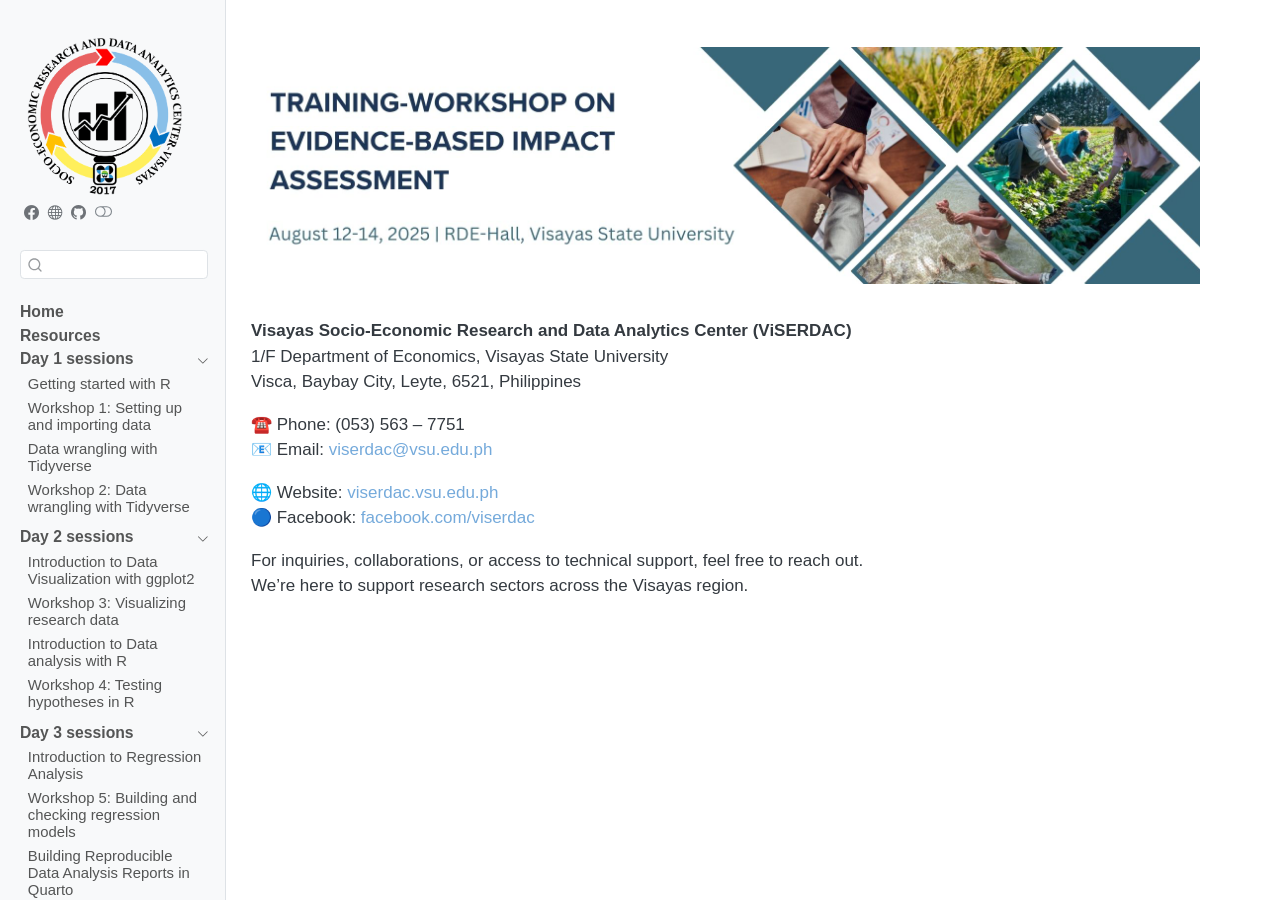
<file: docs/contact.html>
<!DOCTYPE html>
<html xmlns="http://www.w3.org/1999/xhtml" lang="en" xml:lang="en"><head>

<meta charset="utf-8">
<meta name="generator" content="quarto-1.6.42">

<meta name="viewport" content="width=device-width, initial-scale=1.0, user-scalable=yes">


<title>contact</title>
<style>
code{white-space: pre-wrap;}
span.smallcaps{font-variant: small-caps;}
div.columns{display: flex; gap: min(4vw, 1.5em);}
div.column{flex: auto; overflow-x: auto;}
div.hanging-indent{margin-left: 1.5em; text-indent: -1.5em;}
ul.task-list{list-style: none;}
ul.task-list li input[type="checkbox"] {
  width: 0.8em;
  margin: 0 0.8em 0.2em -1em; /* quarto-specific, see https://github.com/quarto-dev/quarto-cli/issues/4556 */ 
  vertical-align: middle;
}
</style>


<script src="site_libs/quarto-nav/quarto-nav.js"></script>
<script src="site_libs/clipboard/clipboard.min.js"></script>
<script src="site_libs/quarto-search/autocomplete.umd.js"></script>
<script src="site_libs/quarto-search/fuse.min.js"></script>
<script src="site_libs/quarto-search/quarto-search.js"></script>
<meta name="quarto:offset" content="./">
<link href="./plot/viserdac-logo.png" rel="icon" type="image/png">
<script src="site_libs/quarto-html/quarto.js"></script>
<script src="site_libs/quarto-html/popper.min.js"></script>
<script src="site_libs/quarto-html/tippy.umd.min.js"></script>
<script src="site_libs/quarto-html/anchor.min.js"></script>
<link href="site_libs/quarto-html/tippy.css" rel="stylesheet">
<link href="site_libs/quarto-html/quarto-syntax-highlighting-2f5df379a58b258e96c21c0638c20c03.css" rel="stylesheet" class="quarto-color-scheme" id="quarto-text-highlighting-styles">
<link href="site_libs/quarto-html/quarto-syntax-highlighting-dark-b53751a350365c71b6c909e95f209ed1.css" rel="prefetch" class="quarto-color-scheme quarto-color-alternate" id="quarto-text-highlighting-styles">
<script src="site_libs/bootstrap/bootstrap.min.js"></script>
<link href="site_libs/bootstrap/bootstrap-icons.css" rel="stylesheet">
<link href="site_libs/bootstrap/bootstrap-55680aca77aab0919a7a914f8007907e.min.css" rel="stylesheet" append-hash="true" class="quarto-color-scheme" id="quarto-bootstrap" data-mode="light">
<link href="site_libs/bootstrap/bootstrap-dark-8af8c540feb98deb536fd7436f0d7318.min.css" rel="prefetch" append-hash="true" class="quarto-color-scheme quarto-color-alternate" id="quarto-bootstrap" data-mode="dark">
<script id="quarto-search-options" type="application/json">{
  "location": "sidebar",
  "copy-button": false,
  "collapse-after": 3,
  "panel-placement": "start",
  "type": "textbox",
  "limit": 50,
  "keyboard-shortcut": [
    "f",
    "/",
    "s"
  ],
  "show-item-context": false,
  "language": {
    "search-no-results-text": "No results",
    "search-matching-documents-text": "matching documents",
    "search-copy-link-title": "Copy link to search",
    "search-hide-matches-text": "Hide additional matches",
    "search-more-match-text": "more match in this document",
    "search-more-matches-text": "more matches in this document",
    "search-clear-button-title": "Clear",
    "search-text-placeholder": "",
    "search-detached-cancel-button-title": "Cancel",
    "search-submit-button-title": "Submit",
    "search-label": "Search"
  }
}</script>


</head>

<body class="nav-sidebar docked fullcontent">

<div id="quarto-search-results"></div>
  <header id="quarto-header" class="headroom fixed-top">
  <nav class="quarto-secondary-nav">
    <div class="container-fluid d-flex">
      <button type="button" class="quarto-btn-toggle btn" data-bs-toggle="collapse" role="button" data-bs-target=".quarto-sidebar-collapse-item" aria-controls="quarto-sidebar" aria-expanded="false" aria-label="Toggle sidebar navigation" onclick="if (window.quartoToggleHeadroom) { window.quartoToggleHeadroom(); }">
        <i class="bi bi-layout-text-sidebar-reverse"></i>
      </button>
        <nav class="quarto-page-breadcrumbs" aria-label="breadcrumb"><ol class="breadcrumb"></ol></nav>
        <a class="flex-grow-1" role="navigation" data-bs-toggle="collapse" data-bs-target=".quarto-sidebar-collapse-item" aria-controls="quarto-sidebar" aria-expanded="false" aria-label="Toggle sidebar navigation" onclick="if (window.quartoToggleHeadroom) { window.quartoToggleHeadroom(); }">      
        </a>
      <button type="button" class="btn quarto-search-button" aria-label="Search" onclick="window.quartoOpenSearch();">
        <i class="bi bi-search"></i>
      </button>
    </div>
  </nav>
</header>
<!-- content -->
<div id="quarto-content" class="quarto-container page-columns page-rows-contents page-layout-article">
<!-- sidebar -->
  <nav id="quarto-sidebar" class="sidebar collapse collapse-horizontal quarto-sidebar-collapse-item sidebar-navigation docked overflow-auto">
    <div class="pt-lg-2 mt-2 text-left sidebar-header">
      <a href="./index.html" class="sidebar-logo-link">
      <img src="./plot/viserdac-logo.png" alt="" class="sidebar-logo py-0 d-lg-inline d-none">
      </a>
      <div class="sidebar-tools-main tools-wide">
    <a href="https://www.facebook.com/viserdac/" title="" class="quarto-navigation-tool px-1" aria-label=""><i class="bi bi-facebook"></i></a>
    <a href="https://viserdac.vsu.edu.ph/" title="" class="quarto-navigation-tool px-1" aria-label=""><i class="bi bi-globe"></i></a>
    <a href="https://github.com/vsu-viserdac/r-programming-data-viz-analysis" title="" class="quarto-navigation-tool px-1" aria-label=""><i class="bi bi-github"></i></a>
  <a href="" class="quarto-color-scheme-toggle quarto-navigation-tool  px-1" onclick="window.quartoToggleColorScheme(); return false;" title="Toggle dark mode"><i class="bi"></i></a>
</div>
      </div>
        <div class="mt-2 flex-shrink-0 align-items-center">
        <div class="sidebar-search">
        <div id="quarto-search" class="" title="Search"></div>
        </div>
        </div>
    <div class="sidebar-menu-container"> 
    <ul class="list-unstyled mt-1">
        <li class="sidebar-item">
  <div class="sidebar-item-container"> 
  <a href="./index.html" class="sidebar-item-text sidebar-link">
 <span class="menu-text"><strong>Home</strong></span></a>
  </div>
</li>
        <li class="sidebar-item">
  <div class="sidebar-item-container"> 
  <a href="./resources.qmd" class="sidebar-item-text sidebar-link">
 <span class="menu-text"><strong>Resources</strong></span></a>
  </div>
</li>
        <li class="sidebar-item sidebar-item-section">
      <div class="sidebar-item-container"> 
            <a class="sidebar-item-text sidebar-link text-start" data-bs-toggle="collapse" data-bs-target="#quarto-sidebar-section-1" role="navigation" aria-expanded="true">
 <span class="menu-text"><strong>Day 1 sessions</strong></span></a>
          <a class="sidebar-item-toggle text-start" data-bs-toggle="collapse" data-bs-target="#quarto-sidebar-section-1" role="navigation" aria-expanded="true" aria-label="Toggle section">
            <i class="bi bi-chevron-right ms-2"></i>
          </a> 
      </div>
      <ul id="quarto-sidebar-section-1" class="collapse list-unstyled sidebar-section depth1 show">  
          <li class="sidebar-item">
  <div class="sidebar-item-container"> 
  <a href="./session-1-getting-started-r.html" class="sidebar-item-text sidebar-link">
 <span class="menu-text">Getting started with R</span></a>
  </div>
</li>
          <li class="sidebar-item">
  <div class="sidebar-item-container"> 
  <a href="./w1-getting-started-r.html" class="sidebar-item-text sidebar-link">
 <span class="menu-text">Workshop 1: Setting up and importing data</span></a>
  </div>
</li>
          <li class="sidebar-item">
  <div class="sidebar-item-container"> 
  <a href="./session-2-data-wrangling.html" class="sidebar-item-text sidebar-link">
 <span class="menu-text">Data wrangling with Tidyverse</span></a>
  </div>
</li>
          <li class="sidebar-item">
  <div class="sidebar-item-container"> 
  <a href="./w2-data-wrangling.html" class="sidebar-item-text sidebar-link">
 <span class="menu-text">Workshop 2: Data wrangling with Tidyverse</span></a>
  </div>
</li>
      </ul>
  </li>
        <li class="sidebar-item sidebar-item-section">
      <div class="sidebar-item-container"> 
            <a class="sidebar-item-text sidebar-link text-start" data-bs-toggle="collapse" data-bs-target="#quarto-sidebar-section-2" role="navigation" aria-expanded="true">
 <span class="menu-text"><strong>Day 2 sessions</strong></span></a>
          <a class="sidebar-item-toggle text-start" data-bs-toggle="collapse" data-bs-target="#quarto-sidebar-section-2" role="navigation" aria-expanded="true" aria-label="Toggle section">
            <i class="bi bi-chevron-right ms-2"></i>
          </a> 
      </div>
      <ul id="quarto-sidebar-section-2" class="collapse list-unstyled sidebar-section depth1 show">  
          <li class="sidebar-item">
  <div class="sidebar-item-container"> 
  <a href="./session-3-intro-data-viz.html" class="sidebar-item-text sidebar-link">
 <span class="menu-text">Introduction to Data Visualization with ggplot2</span></a>
  </div>
</li>
          <li class="sidebar-item">
  <div class="sidebar-item-container"> 
  <a href="./w3-dataviz.html" class="sidebar-item-text sidebar-link">
 <span class="menu-text">Workshop 3: Visualizing research data</span></a>
  </div>
</li>
          <li class="sidebar-item">
  <div class="sidebar-item-container"> 
  <a href="./session-4-intro-data-analysis.html" class="sidebar-item-text sidebar-link">
 <span class="menu-text">Introduction to Data analysis with R</span></a>
  </div>
</li>
          <li class="sidebar-item">
  <div class="sidebar-item-container"> 
  <a href="./w4-statistical-analysis.html" class="sidebar-item-text sidebar-link">
 <span class="menu-text">Workshop 4: Testing hypotheses in R</span></a>
  </div>
</li>
      </ul>
  </li>
        <li class="sidebar-item sidebar-item-section">
      <div class="sidebar-item-container"> 
            <a class="sidebar-item-text sidebar-link text-start" data-bs-toggle="collapse" data-bs-target="#quarto-sidebar-section-3" role="navigation" aria-expanded="true">
 <span class="menu-text"><strong>Day 3 sessions</strong></span></a>
          <a class="sidebar-item-toggle text-start" data-bs-toggle="collapse" data-bs-target="#quarto-sidebar-section-3" role="navigation" aria-expanded="true" aria-label="Toggle section">
            <i class="bi bi-chevron-right ms-2"></i>
          </a> 
      </div>
      <ul id="quarto-sidebar-section-3" class="collapse list-unstyled sidebar-section depth1 show">  
          <li class="sidebar-item">
  <div class="sidebar-item-container"> 
  <a href="./session-5-intro-regression-analysis.html" class="sidebar-item-text sidebar-link">
 <span class="menu-text">Introduction to Regression Analysis</span></a>
  </div>
</li>
          <li class="sidebar-item">
  <div class="sidebar-item-container"> 
  <a href="./w5-regression-analysis.html" class="sidebar-item-text sidebar-link">
 <span class="menu-text">Workshop 5: Building and checking regression models</span></a>
  </div>
</li>
          <li class="sidebar-item">
  <div class="sidebar-item-container"> 
  <a href="./session-6-reproducible-report.html" class="sidebar-item-text sidebar-link">
 <span class="menu-text">Building Reproducible Data Analysis Reports in Quarto</span></a>
  </div>
</li>
          <li class="sidebar-item">
 <span class="menu-text">Workshop 6: Generating an HTML report</span>
  </li>
      </ul>
  </li>
    </ul>
    </div>
</nav>
<div id="quarto-sidebar-glass" class="quarto-sidebar-collapse-item" data-bs-toggle="collapse" data-bs-target=".quarto-sidebar-collapse-item"></div>
<!-- margin-sidebar -->
    
<!-- main -->
<main class="content" id="quarto-document-content"><header id="title-block-header" class="quarto-title-block"></header>




<div class="quarto-figure quarto-figure-center">
<figure class="figure">
<p><img src="plot/ie-header.jpg" class="img-fluid quarto-figure quarto-figure-center figure-img"></p>
</figure>
</div>
<p><strong>Visayas Socio-Economic Research and Data Analytics Center (ViSERDAC)</strong><br>
1/F Department of Economics, Visayas State University<br>
Visca, Baybay City, Leyte, 6521, Philippines</p>
<p>☎️ Phone: (053) 563 – 7751<br>
📧 Email: <a href="mailto:viserdac@vsu.edu.ph">viserdac@vsu.edu.ph</a></p>
<p>🌐 Website: <a href="https://viserdac.vsu.edu.ph/">viserdac.vsu.edu.ph</a><br>
🔵 Facebook: <a href="https://www.facebook.com/viserdac">facebook.com/viserdac</a></p>
<p>For inquiries, collaborations, or access to technical support, feel free to reach out.<br>
We’re here to support research sectors across the Visayas region.</p>



</main> <!-- /main -->
<script id="quarto-html-after-body" type="application/javascript">
window.document.addEventListener("DOMContentLoaded", function (event) {
  const toggleBodyColorMode = (bsSheetEl) => {
    const mode = bsSheetEl.getAttribute("data-mode");
    const bodyEl = window.document.querySelector("body");
    if (mode === "dark") {
      bodyEl.classList.add("quarto-dark");
      bodyEl.classList.remove("quarto-light");
    } else {
      bodyEl.classList.add("quarto-light");
      bodyEl.classList.remove("quarto-dark");
    }
  }
  const toggleBodyColorPrimary = () => {
    const bsSheetEl = window.document.querySelector("link#quarto-bootstrap");
    if (bsSheetEl) {
      toggleBodyColorMode(bsSheetEl);
    }
  }
  toggleBodyColorPrimary();  
  const disableStylesheet = (stylesheets) => {
    for (let i=0; i < stylesheets.length; i++) {
      const stylesheet = stylesheets[i];
      stylesheet.rel = 'prefetch';
    }
  }
  const enableStylesheet = (stylesheets) => {
    for (let i=0; i < stylesheets.length; i++) {
      const stylesheet = stylesheets[i];
      stylesheet.rel = 'stylesheet';
    }
  }
  const manageTransitions = (selector, allowTransitions) => {
    const els = window.document.querySelectorAll(selector);
    for (let i=0; i < els.length; i++) {
      const el = els[i];
      if (allowTransitions) {
        el.classList.remove('notransition');
      } else {
        el.classList.add('notransition');
      }
    }
  }
  const toggleGiscusIfUsed = (isAlternate, darkModeDefault) => {
    const baseTheme = document.querySelector('#giscus-base-theme')?.value ?? 'light';
    const alternateTheme = document.querySelector('#giscus-alt-theme')?.value ?? 'dark';
    let newTheme = '';
    if(darkModeDefault) {
      newTheme = isAlternate ? baseTheme : alternateTheme;
    } else {
      newTheme = isAlternate ? alternateTheme : baseTheme;
    }
    const changeGiscusTheme = () => {
      // From: https://github.com/giscus/giscus/issues/336
      const sendMessage = (message) => {
        const iframe = document.querySelector('iframe.giscus-frame');
        if (!iframe) return;
        iframe.contentWindow.postMessage({ giscus: message }, 'https://giscus.app');
      }
      sendMessage({
        setConfig: {
          theme: newTheme
        }
      });
    }
    const isGiscussLoaded = window.document.querySelector('iframe.giscus-frame') !== null;
    if (isGiscussLoaded) {
      changeGiscusTheme();
    }
  }
  const toggleColorMode = (alternate) => {
    // Switch the stylesheets
    const alternateStylesheets = window.document.querySelectorAll('link.quarto-color-scheme.quarto-color-alternate');
    manageTransitions('#quarto-margin-sidebar .nav-link', false);
    if (alternate) {
      enableStylesheet(alternateStylesheets);
      for (const sheetNode of alternateStylesheets) {
        if (sheetNode.id === "quarto-bootstrap") {
          toggleBodyColorMode(sheetNode);
        }
      }
    } else {
      disableStylesheet(alternateStylesheets);
      toggleBodyColorPrimary();
    }
    manageTransitions('#quarto-margin-sidebar .nav-link', true);
    // Switch the toggles
    const toggles = window.document.querySelectorAll('.quarto-color-scheme-toggle');
    for (let i=0; i < toggles.length; i++) {
      const toggle = toggles[i];
      if (toggle) {
        if (alternate) {
          toggle.classList.add("alternate");     
        } else {
          toggle.classList.remove("alternate");
        }
      }
    }
    // Hack to workaround the fact that safari doesn't
    // properly recolor the scrollbar when toggling (#1455)
    if (navigator.userAgent.indexOf('Safari') > 0 && navigator.userAgent.indexOf('Chrome') == -1) {
      manageTransitions("body", false);
      window.scrollTo(0, 1);
      setTimeout(() => {
        window.scrollTo(0, 0);
        manageTransitions("body", true);
      }, 40);  
    }
  }
  const isFileUrl = () => { 
    return window.location.protocol === 'file:';
  }
  const hasAlternateSentinel = () => {  
    let styleSentinel = getColorSchemeSentinel();
    if (styleSentinel !== null) {
      return styleSentinel === "alternate";
    } else {
      return false;
    }
  }
  const setStyleSentinel = (alternate) => {
    const value = alternate ? "alternate" : "default";
    if (!isFileUrl()) {
      window.localStorage.setItem("quarto-color-scheme", value);
    } else {
      localAlternateSentinel = value;
    }
  }
  const getColorSchemeSentinel = () => {
    if (!isFileUrl()) {
      const storageValue = window.localStorage.getItem("quarto-color-scheme");
      return storageValue != null ? storageValue : localAlternateSentinel;
    } else {
      return localAlternateSentinel;
    }
  }
  const darkModeDefault = false;
  let localAlternateSentinel = darkModeDefault ? 'alternate' : 'default';
  // Dark / light mode switch
  window.quartoToggleColorScheme = () => {
    // Read the current dark / light value 
    let toAlternate = !hasAlternateSentinel();
    toggleColorMode(toAlternate);
    setStyleSentinel(toAlternate);
    toggleGiscusIfUsed(toAlternate, darkModeDefault);
  };
  // Ensure there is a toggle, if there isn't float one in the top right
  if (window.document.querySelector('.quarto-color-scheme-toggle') === null) {
    const a = window.document.createElement('a');
    a.classList.add('top-right');
    a.classList.add('quarto-color-scheme-toggle');
    a.href = "";
    a.onclick = function() { try { window.quartoToggleColorScheme(); } catch {} return false; };
    const i = window.document.createElement("i");
    i.classList.add('bi');
    a.appendChild(i);
    window.document.body.appendChild(a);
  }
  // Switch to dark mode if need be
  if (hasAlternateSentinel()) {
    toggleColorMode(true);
  } else {
    toggleColorMode(false);
  }
  const icon = "";
  const anchorJS = new window.AnchorJS();
  anchorJS.options = {
    placement: 'right',
    icon: icon
  };
  anchorJS.add('.anchored');
  const isCodeAnnotation = (el) => {
    for (const clz of el.classList) {
      if (clz.startsWith('code-annotation-')) {                     
        return true;
      }
    }
    return false;
  }
  const onCopySuccess = function(e) {
    // button target
    const button = e.trigger;
    // don't keep focus
    button.blur();
    // flash "checked"
    button.classList.add('code-copy-button-checked');
    var currentTitle = button.getAttribute("title");
    button.setAttribute("title", "Copied!");
    let tooltip;
    if (window.bootstrap) {
      button.setAttribute("data-bs-toggle", "tooltip");
      button.setAttribute("data-bs-placement", "left");
      button.setAttribute("data-bs-title", "Copied!");
      tooltip = new bootstrap.Tooltip(button, 
        { trigger: "manual", 
          customClass: "code-copy-button-tooltip",
          offset: [0, -8]});
      tooltip.show();    
    }
    setTimeout(function() {
      if (tooltip) {
        tooltip.hide();
        button.removeAttribute("data-bs-title");
        button.removeAttribute("data-bs-toggle");
        button.removeAttribute("data-bs-placement");
      }
      button.setAttribute("title", currentTitle);
      button.classList.remove('code-copy-button-checked');
    }, 1000);
    // clear code selection
    e.clearSelection();
  }
  const getTextToCopy = function(trigger) {
      const codeEl = trigger.previousElementSibling.cloneNode(true);
      for (const childEl of codeEl.children) {
        if (isCodeAnnotation(childEl)) {
          childEl.remove();
        }
      }
      return codeEl.innerText;
  }
  const clipboard = new window.ClipboardJS('.code-copy-button:not([data-in-quarto-modal])', {
    text: getTextToCopy
  });
  clipboard.on('success', onCopySuccess);
  if (window.document.getElementById('quarto-embedded-source-code-modal')) {
    const clipboardModal = new window.ClipboardJS('.code-copy-button[data-in-quarto-modal]', {
      text: getTextToCopy,
      container: window.document.getElementById('quarto-embedded-source-code-modal')
    });
    clipboardModal.on('success', onCopySuccess);
  }
    var localhostRegex = new RegExp(/^(?:http|https):\/\/localhost\:?[0-9]*\//);
    var mailtoRegex = new RegExp(/^mailto:/);
      var filterRegex = new RegExp("https:\/\/vsu-viserdac\.github\.io\/r-programming-data-viz-analysis\/");
    var isInternal = (href) => {
        return filterRegex.test(href) || localhostRegex.test(href) || mailtoRegex.test(href);
    }
    // Inspect non-navigation links and adorn them if external
 	var links = window.document.querySelectorAll('a[href]:not(.nav-link):not(.navbar-brand):not(.toc-action):not(.sidebar-link):not(.sidebar-item-toggle):not(.pagination-link):not(.no-external):not([aria-hidden]):not(.dropdown-item):not(.quarto-navigation-tool):not(.about-link)');
    for (var i=0; i<links.length; i++) {
      const link = links[i];
      if (!isInternal(link.href)) {
        // undo the damage that might have been done by quarto-nav.js in the case of
        // links that we want to consider external
        if (link.dataset.originalHref !== undefined) {
          link.href = link.dataset.originalHref;
        }
      }
    }
  function tippyHover(el, contentFn, onTriggerFn, onUntriggerFn) {
    const config = {
      allowHTML: true,
      maxWidth: 500,
      delay: 100,
      arrow: false,
      appendTo: function(el) {
          return el.parentElement;
      },
      interactive: true,
      interactiveBorder: 10,
      theme: 'quarto',
      placement: 'bottom-start',
    };
    if (contentFn) {
      config.content = contentFn;
    }
    if (onTriggerFn) {
      config.onTrigger = onTriggerFn;
    }
    if (onUntriggerFn) {
      config.onUntrigger = onUntriggerFn;
    }
    window.tippy(el, config); 
  }
  const noterefs = window.document.querySelectorAll('a[role="doc-noteref"]');
  for (var i=0; i<noterefs.length; i++) {
    const ref = noterefs[i];
    tippyHover(ref, function() {
      // use id or data attribute instead here
      let href = ref.getAttribute('data-footnote-href') || ref.getAttribute('href');
      try { href = new URL(href).hash; } catch {}
      const id = href.replace(/^#\/?/, "");
      const note = window.document.getElementById(id);
      if (note) {
        return note.innerHTML;
      } else {
        return "";
      }
    });
  }
  const xrefs = window.document.querySelectorAll('a.quarto-xref');
  const processXRef = (id, note) => {
    // Strip column container classes
    const stripColumnClz = (el) => {
      el.classList.remove("page-full", "page-columns");
      if (el.children) {
        for (const child of el.children) {
          stripColumnClz(child);
        }
      }
    }
    stripColumnClz(note)
    if (id === null || id.startsWith('sec-')) {
      // Special case sections, only their first couple elements
      const container = document.createElement("div");
      if (note.children && note.children.length > 2) {
        container.appendChild(note.children[0].cloneNode(true));
        for (let i = 1; i < note.children.length; i++) {
          const child = note.children[i];
          if (child.tagName === "P" && child.innerText === "") {
            continue;
          } else {
            container.appendChild(child.cloneNode(true));
            break;
          }
        }
        if (window.Quarto?.typesetMath) {
          window.Quarto.typesetMath(container);
        }
        return container.innerHTML
      } else {
        if (window.Quarto?.typesetMath) {
          window.Quarto.typesetMath(note);
        }
        return note.innerHTML;
      }
    } else {
      // Remove any anchor links if they are present
      const anchorLink = note.querySelector('a.anchorjs-link');
      if (anchorLink) {
        anchorLink.remove();
      }
      if (window.Quarto?.typesetMath) {
        window.Quarto.typesetMath(note);
      }
      if (note.classList.contains("callout")) {
        return note.outerHTML;
      } else {
        return note.innerHTML;
      }
    }
  }
  for (var i=0; i<xrefs.length; i++) {
    const xref = xrefs[i];
    tippyHover(xref, undefined, function(instance) {
      instance.disable();
      let url = xref.getAttribute('href');
      let hash = undefined; 
      if (url.startsWith('#')) {
        hash = url;
      } else {
        try { hash = new URL(url).hash; } catch {}
      }
      if (hash) {
        const id = hash.replace(/^#\/?/, "");
        const note = window.document.getElementById(id);
        if (note !== null) {
          try {
            const html = processXRef(id, note.cloneNode(true));
            instance.setContent(html);
          } finally {
            instance.enable();
            instance.show();
          }
        } else {
          // See if we can fetch this
          fetch(url.split('#')[0])
          .then(res => res.text())
          .then(html => {
            const parser = new DOMParser();
            const htmlDoc = parser.parseFromString(html, "text/html");
            const note = htmlDoc.getElementById(id);
            if (note !== null) {
              const html = processXRef(id, note);
              instance.setContent(html);
            } 
          }).finally(() => {
            instance.enable();
            instance.show();
          });
        }
      } else {
        // See if we can fetch a full url (with no hash to target)
        // This is a special case and we should probably do some content thinning / targeting
        fetch(url)
        .then(res => res.text())
        .then(html => {
          const parser = new DOMParser();
          const htmlDoc = parser.parseFromString(html, "text/html");
          const note = htmlDoc.querySelector('main.content');
          if (note !== null) {
            // This should only happen for chapter cross references
            // (since there is no id in the URL)
            // remove the first header
            if (note.children.length > 0 && note.children[0].tagName === "HEADER") {
              note.children[0].remove();
            }
            const html = processXRef(null, note);
            instance.setContent(html);
          } 
        }).finally(() => {
          instance.enable();
          instance.show();
        });
      }
    }, function(instance) {
    });
  }
      let selectedAnnoteEl;
      const selectorForAnnotation = ( cell, annotation) => {
        let cellAttr = 'data-code-cell="' + cell + '"';
        let lineAttr = 'data-code-annotation="' +  annotation + '"';
        const selector = 'span[' + cellAttr + '][' + lineAttr + ']';
        return selector;
      }
      const selectCodeLines = (annoteEl) => {
        const doc = window.document;
        const targetCell = annoteEl.getAttribute("data-target-cell");
        const targetAnnotation = annoteEl.getAttribute("data-target-annotation");
        const annoteSpan = window.document.querySelector(selectorForAnnotation(targetCell, targetAnnotation));
        const lines = annoteSpan.getAttribute("data-code-lines").split(",");
        const lineIds = lines.map((line) => {
          return targetCell + "-" + line;
        })
        let top = null;
        let height = null;
        let parent = null;
        if (lineIds.length > 0) {
            //compute the position of the single el (top and bottom and make a div)
            const el = window.document.getElementById(lineIds[0]);
            top = el.offsetTop;
            height = el.offsetHeight;
            parent = el.parentElement.parentElement;
          if (lineIds.length > 1) {
            const lastEl = window.document.getElementById(lineIds[lineIds.length - 1]);
            const bottom = lastEl.offsetTop + lastEl.offsetHeight;
            height = bottom - top;
          }
          if (top !== null && height !== null && parent !== null) {
            // cook up a div (if necessary) and position it 
            let div = window.document.getElementById("code-annotation-line-highlight");
            if (div === null) {
              div = window.document.createElement("div");
              div.setAttribute("id", "code-annotation-line-highlight");
              div.style.position = 'absolute';
              parent.appendChild(div);
            }
            div.style.top = top - 2 + "px";
            div.style.height = height + 4 + "px";
            div.style.left = 0;
            let gutterDiv = window.document.getElementById("code-annotation-line-highlight-gutter");
            if (gutterDiv === null) {
              gutterDiv = window.document.createElement("div");
              gutterDiv.setAttribute("id", "code-annotation-line-highlight-gutter");
              gutterDiv.style.position = 'absolute';
              const codeCell = window.document.getElementById(targetCell);
              const gutter = codeCell.querySelector('.code-annotation-gutter');
              gutter.appendChild(gutterDiv);
            }
            gutterDiv.style.top = top - 2 + "px";
            gutterDiv.style.height = height + 4 + "px";
          }
          selectedAnnoteEl = annoteEl;
        }
      };
      const unselectCodeLines = () => {
        const elementsIds = ["code-annotation-line-highlight", "code-annotation-line-highlight-gutter"];
        elementsIds.forEach((elId) => {
          const div = window.document.getElementById(elId);
          if (div) {
            div.remove();
          }
        });
        selectedAnnoteEl = undefined;
      };
        // Handle positioning of the toggle
    window.addEventListener(
      "resize",
      throttle(() => {
        elRect = undefined;
        if (selectedAnnoteEl) {
          selectCodeLines(selectedAnnoteEl);
        }
      }, 10)
    );
    function throttle(fn, ms) {
    let throttle = false;
    let timer;
      return (...args) => {
        if(!throttle) { // first call gets through
            fn.apply(this, args);
            throttle = true;
        } else { // all the others get throttled
            if(timer) clearTimeout(timer); // cancel #2
            timer = setTimeout(() => {
              fn.apply(this, args);
              timer = throttle = false;
            }, ms);
        }
      };
    }
      // Attach click handler to the DT
      const annoteDls = window.document.querySelectorAll('dt[data-target-cell]');
      for (const annoteDlNode of annoteDls) {
        annoteDlNode.addEventListener('click', (event) => {
          const clickedEl = event.target;
          if (clickedEl !== selectedAnnoteEl) {
            unselectCodeLines();
            const activeEl = window.document.querySelector('dt[data-target-cell].code-annotation-active');
            if (activeEl) {
              activeEl.classList.remove('code-annotation-active');
            }
            selectCodeLines(clickedEl);
            clickedEl.classList.add('code-annotation-active');
          } else {
            // Unselect the line
            unselectCodeLines();
            clickedEl.classList.remove('code-annotation-active');
          }
        });
      }
  const findCites = (el) => {
    const parentEl = el.parentElement;
    if (parentEl) {
      const cites = parentEl.dataset.cites;
      if (cites) {
        return {
          el,
          cites: cites.split(' ')
        };
      } else {
        return findCites(el.parentElement)
      }
    } else {
      return undefined;
    }
  };
  var bibliorefs = window.document.querySelectorAll('a[role="doc-biblioref"]');
  for (var i=0; i<bibliorefs.length; i++) {
    const ref = bibliorefs[i];
    const citeInfo = findCites(ref);
    if (citeInfo) {
      tippyHover(citeInfo.el, function() {
        var popup = window.document.createElement('div');
        citeInfo.cites.forEach(function(cite) {
          var citeDiv = window.document.createElement('div');
          citeDiv.classList.add('hanging-indent');
          citeDiv.classList.add('csl-entry');
          var biblioDiv = window.document.getElementById('ref-' + cite);
          if (biblioDiv) {
            citeDiv.innerHTML = biblioDiv.innerHTML;
          }
          popup.appendChild(citeDiv);
        });
        return popup.innerHTML;
      });
    }
  }
});
</script>
</div> <!-- /content -->




</body></html>
</file>
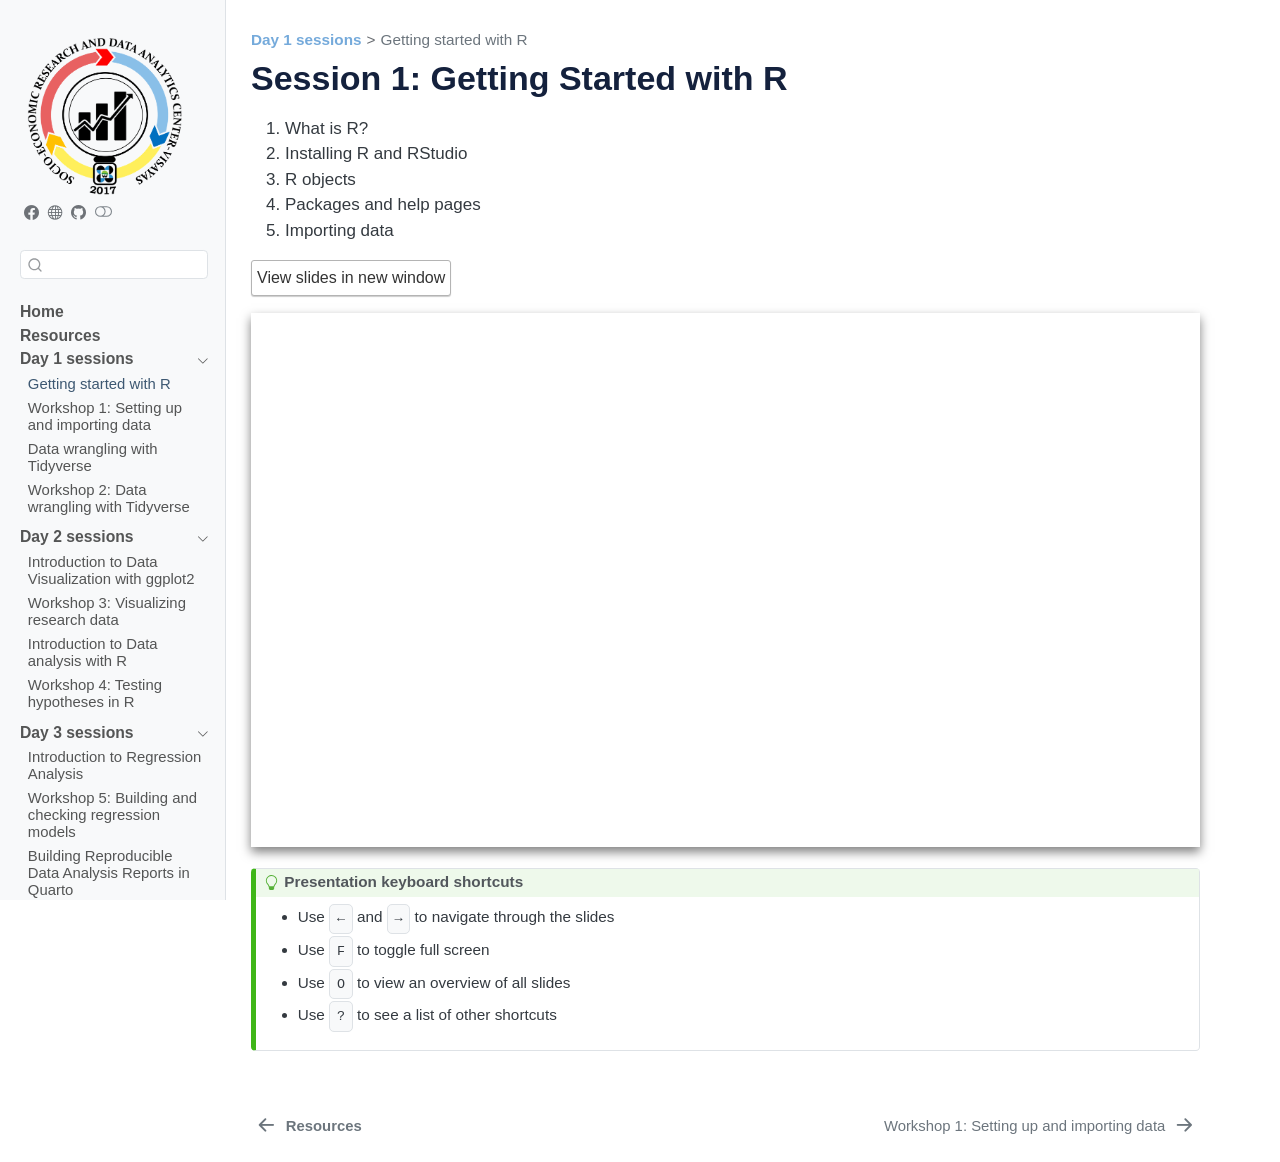
<file: docs/session-1-getting-started-r.html>
<!DOCTYPE html>
<html xmlns="http://www.w3.org/1999/xhtml" lang="en" xml:lang="en"><head>

<meta charset="utf-8">
<meta name="generator" content="quarto-1.6.42">

<meta name="viewport" content="width=device-width, initial-scale=1.0, user-scalable=yes">


<title>Session 1: Getting Started with R</title>
<style>
code{white-space: pre-wrap;}
span.smallcaps{font-variant: small-caps;}
div.columns{display: flex; gap: min(4vw, 1.5em);}
div.column{flex: auto; overflow-x: auto;}
div.hanging-indent{margin-left: 1.5em; text-indent: -1.5em;}
ul.task-list{list-style: none;}
ul.task-list li input[type="checkbox"] {
  width: 0.8em;
  margin: 0 0.8em 0.2em -1em; /* quarto-specific, see https://github.com/quarto-dev/quarto-cli/issues/4556 */ 
  vertical-align: middle;
}
</style>


<script src="site_libs/quarto-nav/quarto-nav.js"></script>
<script src="site_libs/clipboard/clipboard.min.js"></script>
<script src="site_libs/quarto-search/autocomplete.umd.js"></script>
<script src="site_libs/quarto-search/fuse.min.js"></script>
<script src="site_libs/quarto-search/quarto-search.js"></script>
<meta name="quarto:offset" content="./">
<link href="./w1-getting-started-r.html" rel="next">
<link href="./resources.qmd" rel="prev">
<link href="./plot/viserdac-logo.png" rel="icon" type="image/png">
<script src="site_libs/quarto-html/quarto.js"></script>
<script src="site_libs/quarto-html/popper.min.js"></script>
<script src="site_libs/quarto-html/tippy.umd.min.js"></script>
<script src="site_libs/quarto-html/anchor.min.js"></script>
<link href="site_libs/quarto-html/tippy.css" rel="stylesheet">
<link href="site_libs/quarto-html/quarto-syntax-highlighting-2f5df379a58b258e96c21c0638c20c03.css" rel="stylesheet" class="quarto-color-scheme" id="quarto-text-highlighting-styles">
<link href="site_libs/quarto-html/quarto-syntax-highlighting-dark-b53751a350365c71b6c909e95f209ed1.css" rel="prefetch" class="quarto-color-scheme quarto-color-alternate" id="quarto-text-highlighting-styles">
<script src="site_libs/bootstrap/bootstrap.min.js"></script>
<link href="site_libs/bootstrap/bootstrap-icons.css" rel="stylesheet">
<link href="site_libs/bootstrap/bootstrap-55680aca77aab0919a7a914f8007907e.min.css" rel="stylesheet" append-hash="true" class="quarto-color-scheme" id="quarto-bootstrap" data-mode="light">
<link href="site_libs/bootstrap/bootstrap-dark-8af8c540feb98deb536fd7436f0d7318.min.css" rel="prefetch" append-hash="true" class="quarto-color-scheme quarto-color-alternate" id="quarto-bootstrap" data-mode="dark">
<script id="quarto-search-options" type="application/json">{
  "location": "sidebar",
  "copy-button": false,
  "collapse-after": 3,
  "panel-placement": "start",
  "type": "textbox",
  "limit": 50,
  "keyboard-shortcut": [
    "f",
    "/",
    "s"
  ],
  "show-item-context": false,
  "language": {
    "search-no-results-text": "No results",
    "search-matching-documents-text": "matching documents",
    "search-copy-link-title": "Copy link to search",
    "search-hide-matches-text": "Hide additional matches",
    "search-more-match-text": "more match in this document",
    "search-more-matches-text": "more matches in this document",
    "search-clear-button-title": "Clear",
    "search-text-placeholder": "",
    "search-detached-cancel-button-title": "Cancel",
    "search-submit-button-title": "Submit",
    "search-label": "Search"
  }
}</script>


</head>

<body class="nav-sidebar docked fullcontent">

<div id="quarto-search-results"></div>
  <header id="quarto-header" class="headroom fixed-top">
  <nav class="quarto-secondary-nav">
    <div class="container-fluid d-flex">
      <button type="button" class="quarto-btn-toggle btn" data-bs-toggle="collapse" role="button" data-bs-target=".quarto-sidebar-collapse-item" aria-controls="quarto-sidebar" aria-expanded="false" aria-label="Toggle sidebar navigation" onclick="if (window.quartoToggleHeadroom) { window.quartoToggleHeadroom(); }">
        <i class="bi bi-layout-text-sidebar-reverse"></i>
      </button>
        <nav class="quarto-page-breadcrumbs" aria-label="breadcrumb"><ol class="breadcrumb"><li class="breadcrumb-item"><a href="./session-1-getting-started-r.html"><strong>Day 1 sessions</strong></a></li><li class="breadcrumb-item"><a href="./session-1-getting-started-r.html">Getting started with R</a></li></ol></nav>
        <a class="flex-grow-1" role="navigation" data-bs-toggle="collapse" data-bs-target=".quarto-sidebar-collapse-item" aria-controls="quarto-sidebar" aria-expanded="false" aria-label="Toggle sidebar navigation" onclick="if (window.quartoToggleHeadroom) { window.quartoToggleHeadroom(); }">      
        </a>
      <button type="button" class="btn quarto-search-button" aria-label="Search" onclick="window.quartoOpenSearch();">
        <i class="bi bi-search"></i>
      </button>
    </div>
  </nav>
</header>
<!-- content -->
<div id="quarto-content" class="quarto-container page-columns page-rows-contents page-layout-article">
<!-- sidebar -->
  <nav id="quarto-sidebar" class="sidebar collapse collapse-horizontal quarto-sidebar-collapse-item sidebar-navigation docked overflow-auto">
    <div class="pt-lg-2 mt-2 text-left sidebar-header">
      <a href="./index.html" class="sidebar-logo-link">
      <img src="./plot/viserdac-logo.png" alt="" class="sidebar-logo py-0 d-lg-inline d-none">
      </a>
      <div class="sidebar-tools-main tools-wide">
    <a href="https://www.facebook.com/viserdac/" title="" class="quarto-navigation-tool px-1" aria-label=""><i class="bi bi-facebook"></i></a>
    <a href="https://viserdac.vsu.edu.ph/" title="" class="quarto-navigation-tool px-1" aria-label=""><i class="bi bi-globe"></i></a>
    <a href="https://github.com/vsu-viserdac/r-programming-data-viz-analysis" title="" class="quarto-navigation-tool px-1" aria-label=""><i class="bi bi-github"></i></a>
  <a href="" class="quarto-color-scheme-toggle quarto-navigation-tool  px-1" onclick="window.quartoToggleColorScheme(); return false;" title="Toggle dark mode"><i class="bi"></i></a>
</div>
      </div>
        <div class="mt-2 flex-shrink-0 align-items-center">
        <div class="sidebar-search">
        <div id="quarto-search" class="" title="Search"></div>
        </div>
        </div>
    <div class="sidebar-menu-container"> 
    <ul class="list-unstyled mt-1">
        <li class="sidebar-item">
  <div class="sidebar-item-container"> 
  <a href="./index.html" class="sidebar-item-text sidebar-link">
 <span class="menu-text"><strong>Home</strong></span></a>
  </div>
</li>
        <li class="sidebar-item">
  <div class="sidebar-item-container"> 
  <a href="./resources.qmd" class="sidebar-item-text sidebar-link">
 <span class="menu-text"><strong>Resources</strong></span></a>
  </div>
</li>
        <li class="sidebar-item sidebar-item-section">
      <div class="sidebar-item-container"> 
            <a class="sidebar-item-text sidebar-link text-start" data-bs-toggle="collapse" data-bs-target="#quarto-sidebar-section-1" role="navigation" aria-expanded="true">
 <span class="menu-text"><strong>Day 1 sessions</strong></span></a>
          <a class="sidebar-item-toggle text-start" data-bs-toggle="collapse" data-bs-target="#quarto-sidebar-section-1" role="navigation" aria-expanded="true" aria-label="Toggle section">
            <i class="bi bi-chevron-right ms-2"></i>
          </a> 
      </div>
      <ul id="quarto-sidebar-section-1" class="collapse list-unstyled sidebar-section depth1 show">  
          <li class="sidebar-item">
  <div class="sidebar-item-container"> 
  <a href="./session-1-getting-started-r.html" class="sidebar-item-text sidebar-link active">
 <span class="menu-text">Getting started with R</span></a>
  </div>
</li>
          <li class="sidebar-item">
  <div class="sidebar-item-container"> 
  <a href="./w1-getting-started-r.html" class="sidebar-item-text sidebar-link">
 <span class="menu-text">Workshop 1: Setting up and importing data</span></a>
  </div>
</li>
          <li class="sidebar-item">
  <div class="sidebar-item-container"> 
  <a href="./session-2-data-wrangling.html" class="sidebar-item-text sidebar-link">
 <span class="menu-text">Data wrangling with Tidyverse</span></a>
  </div>
</li>
          <li class="sidebar-item">
  <div class="sidebar-item-container"> 
  <a href="./w2-data-wrangling.html" class="sidebar-item-text sidebar-link">
 <span class="menu-text">Workshop 2: Data wrangling with Tidyverse</span></a>
  </div>
</li>
      </ul>
  </li>
        <li class="sidebar-item sidebar-item-section">
      <div class="sidebar-item-container"> 
            <a class="sidebar-item-text sidebar-link text-start" data-bs-toggle="collapse" data-bs-target="#quarto-sidebar-section-2" role="navigation" aria-expanded="true">
 <span class="menu-text"><strong>Day 2 sessions</strong></span></a>
          <a class="sidebar-item-toggle text-start" data-bs-toggle="collapse" data-bs-target="#quarto-sidebar-section-2" role="navigation" aria-expanded="true" aria-label="Toggle section">
            <i class="bi bi-chevron-right ms-2"></i>
          </a> 
      </div>
      <ul id="quarto-sidebar-section-2" class="collapse list-unstyled sidebar-section depth1 show">  
          <li class="sidebar-item">
  <div class="sidebar-item-container"> 
  <a href="./session-3-intro-data-viz.html" class="sidebar-item-text sidebar-link">
 <span class="menu-text">Introduction to Data Visualization with ggplot2</span></a>
  </div>
</li>
          <li class="sidebar-item">
  <div class="sidebar-item-container"> 
  <a href="./w3-dataviz.html" class="sidebar-item-text sidebar-link">
 <span class="menu-text">Workshop 3: Visualizing research data</span></a>
  </div>
</li>
          <li class="sidebar-item">
  <div class="sidebar-item-container"> 
  <a href="./session-4-intro-data-analysis.html" class="sidebar-item-text sidebar-link">
 <span class="menu-text">Introduction to Data analysis with R</span></a>
  </div>
</li>
          <li class="sidebar-item">
  <div class="sidebar-item-container"> 
  <a href="./w4-statistical-analysis.html" class="sidebar-item-text sidebar-link">
 <span class="menu-text">Workshop 4: Testing hypotheses in R</span></a>
  </div>
</li>
      </ul>
  </li>
        <li class="sidebar-item sidebar-item-section">
      <div class="sidebar-item-container"> 
            <a class="sidebar-item-text sidebar-link text-start" data-bs-toggle="collapse" data-bs-target="#quarto-sidebar-section-3" role="navigation" aria-expanded="true">
 <span class="menu-text"><strong>Day 3 sessions</strong></span></a>
          <a class="sidebar-item-toggle text-start" data-bs-toggle="collapse" data-bs-target="#quarto-sidebar-section-3" role="navigation" aria-expanded="true" aria-label="Toggle section">
            <i class="bi bi-chevron-right ms-2"></i>
          </a> 
      </div>
      <ul id="quarto-sidebar-section-3" class="collapse list-unstyled sidebar-section depth1 show">  
          <li class="sidebar-item">
  <div class="sidebar-item-container"> 
  <a href="./session-5-intro-regression-analysis.html" class="sidebar-item-text sidebar-link">
 <span class="menu-text">Introduction to Regression Analysis</span></a>
  </div>
</li>
          <li class="sidebar-item">
  <div class="sidebar-item-container"> 
  <a href="./w5-regression-analysis.html" class="sidebar-item-text sidebar-link">
 <span class="menu-text">Workshop 5: Building and checking regression models</span></a>
  </div>
</li>
          <li class="sidebar-item">
  <div class="sidebar-item-container"> 
  <a href="./session-6-reproducible-report.html" class="sidebar-item-text sidebar-link">
 <span class="menu-text">Building Reproducible Data Analysis Reports in Quarto</span></a>
  </div>
</li>
          <li class="sidebar-item">
 <span class="menu-text">Workshop 6: Generating an HTML report</span>
  </li>
      </ul>
  </li>
    </ul>
    </div>
</nav>
<div id="quarto-sidebar-glass" class="quarto-sidebar-collapse-item" data-bs-toggle="collapse" data-bs-target=".quarto-sidebar-collapse-item"></div>
<!-- margin-sidebar -->
    
<!-- main -->
<main class="content" id="quarto-document-content">

<header id="title-block-header" class="quarto-title-block default"><nav class="quarto-page-breadcrumbs quarto-title-breadcrumbs d-none d-lg-block" aria-label="breadcrumb"><ol class="breadcrumb"><li class="breadcrumb-item"><a href="./session-1-getting-started-r.html"><strong>Day 1 sessions</strong></a></li><li class="breadcrumb-item"><a href="./session-1-getting-started-r.html">Getting started with R</a></li></ol></nav>
<div class="quarto-title">
<h1 class="title">Session 1: Getting Started with R</h1>
</div>



<div class="quarto-title-meta">

    
  
    
  </div>
  


</header>


<ol type="1">
<li>What is R?</li>
<li>Installing R and RStudio</li>
<li>R objects</li>
<li>Packages and help pages</li>
<li>Importing data</li>
</ol>
<p><a href="https://vsu-viserdac.github.io/training-presentation/s1-getting-started-r" target="_blank" class="btn-slides">View slides in new window</a></p>
<div class="box" style="padding-bottom:56.25%; position:relative; display:block; width: 100%">
<iframe width="100%" height="100%" src="https://vsu-viserdac.github.io/training-presentation/s1-getting-started-r" frameborder="0" allowfullscreen="" style="position:absolute; top:0; left: 0">
</iframe>
</div>
<div class="callout callout-style-default callout-tip callout-titled">
<div class="callout-header d-flex align-content-center">
<div class="callout-icon-container">
<i class="callout-icon"></i>
</div>
<div class="callout-title-container flex-fill">
Presentation keyboard shortcuts
</div>
</div>
<div class="callout-body-container callout-body">
<div class="text-line-space">
<ul>
<li>
Use <kbd>←</kbd> and <kbd>→</kbd> to navigate through the slides
</li>
<li>
Use <kbd>F</kbd> to toggle full screen
</li>
<li>
Use <kbd>O</kbd> to view an overview of all slides
</li>
<li>
Use <kbd>?</kbd> to see a list of other shortcuts
</li>
</ul>
</div>
</div>
</div>



</main> <!-- /main -->
<script id="quarto-html-after-body" type="application/javascript">
window.document.addEventListener("DOMContentLoaded", function (event) {
  const toggleBodyColorMode = (bsSheetEl) => {
    const mode = bsSheetEl.getAttribute("data-mode");
    const bodyEl = window.document.querySelector("body");
    if (mode === "dark") {
      bodyEl.classList.add("quarto-dark");
      bodyEl.classList.remove("quarto-light");
    } else {
      bodyEl.classList.add("quarto-light");
      bodyEl.classList.remove("quarto-dark");
    }
  }
  const toggleBodyColorPrimary = () => {
    const bsSheetEl = window.document.querySelector("link#quarto-bootstrap");
    if (bsSheetEl) {
      toggleBodyColorMode(bsSheetEl);
    }
  }
  toggleBodyColorPrimary();  
  const disableStylesheet = (stylesheets) => {
    for (let i=0; i < stylesheets.length; i++) {
      const stylesheet = stylesheets[i];
      stylesheet.rel = 'prefetch';
    }
  }
  const enableStylesheet = (stylesheets) => {
    for (let i=0; i < stylesheets.length; i++) {
      const stylesheet = stylesheets[i];
      stylesheet.rel = 'stylesheet';
    }
  }
  const manageTransitions = (selector, allowTransitions) => {
    const els = window.document.querySelectorAll(selector);
    for (let i=0; i < els.length; i++) {
      const el = els[i];
      if (allowTransitions) {
        el.classList.remove('notransition');
      } else {
        el.classList.add('notransition');
      }
    }
  }
  const toggleGiscusIfUsed = (isAlternate, darkModeDefault) => {
    const baseTheme = document.querySelector('#giscus-base-theme')?.value ?? 'light';
    const alternateTheme = document.querySelector('#giscus-alt-theme')?.value ?? 'dark';
    let newTheme = '';
    if(darkModeDefault) {
      newTheme = isAlternate ? baseTheme : alternateTheme;
    } else {
      newTheme = isAlternate ? alternateTheme : baseTheme;
    }
    const changeGiscusTheme = () => {
      // From: https://github.com/giscus/giscus/issues/336
      const sendMessage = (message) => {
        const iframe = document.querySelector('iframe.giscus-frame');
        if (!iframe) return;
        iframe.contentWindow.postMessage({ giscus: message }, 'https://giscus.app');
      }
      sendMessage({
        setConfig: {
          theme: newTheme
        }
      });
    }
    const isGiscussLoaded = window.document.querySelector('iframe.giscus-frame') !== null;
    if (isGiscussLoaded) {
      changeGiscusTheme();
    }
  }
  const toggleColorMode = (alternate) => {
    // Switch the stylesheets
    const alternateStylesheets = window.document.querySelectorAll('link.quarto-color-scheme.quarto-color-alternate');
    manageTransitions('#quarto-margin-sidebar .nav-link', false);
    if (alternate) {
      enableStylesheet(alternateStylesheets);
      for (const sheetNode of alternateStylesheets) {
        if (sheetNode.id === "quarto-bootstrap") {
          toggleBodyColorMode(sheetNode);
        }
      }
    } else {
      disableStylesheet(alternateStylesheets);
      toggleBodyColorPrimary();
    }
    manageTransitions('#quarto-margin-sidebar .nav-link', true);
    // Switch the toggles
    const toggles = window.document.querySelectorAll('.quarto-color-scheme-toggle');
    for (let i=0; i < toggles.length; i++) {
      const toggle = toggles[i];
      if (toggle) {
        if (alternate) {
          toggle.classList.add("alternate");     
        } else {
          toggle.classList.remove("alternate");
        }
      }
    }
    // Hack to workaround the fact that safari doesn't
    // properly recolor the scrollbar when toggling (#1455)
    if (navigator.userAgent.indexOf('Safari') > 0 && navigator.userAgent.indexOf('Chrome') == -1) {
      manageTransitions("body", false);
      window.scrollTo(0, 1);
      setTimeout(() => {
        window.scrollTo(0, 0);
        manageTransitions("body", true);
      }, 40);  
    }
  }
  const isFileUrl = () => { 
    return window.location.protocol === 'file:';
  }
  const hasAlternateSentinel = () => {  
    let styleSentinel = getColorSchemeSentinel();
    if (styleSentinel !== null) {
      return styleSentinel === "alternate";
    } else {
      return false;
    }
  }
  const setStyleSentinel = (alternate) => {
    const value = alternate ? "alternate" : "default";
    if (!isFileUrl()) {
      window.localStorage.setItem("quarto-color-scheme", value);
    } else {
      localAlternateSentinel = value;
    }
  }
  const getColorSchemeSentinel = () => {
    if (!isFileUrl()) {
      const storageValue = window.localStorage.getItem("quarto-color-scheme");
      return storageValue != null ? storageValue : localAlternateSentinel;
    } else {
      return localAlternateSentinel;
    }
  }
  const darkModeDefault = false;
  let localAlternateSentinel = darkModeDefault ? 'alternate' : 'default';
  // Dark / light mode switch
  window.quartoToggleColorScheme = () => {
    // Read the current dark / light value 
    let toAlternate = !hasAlternateSentinel();
    toggleColorMode(toAlternate);
    setStyleSentinel(toAlternate);
    toggleGiscusIfUsed(toAlternate, darkModeDefault);
  };
  // Ensure there is a toggle, if there isn't float one in the top right
  if (window.document.querySelector('.quarto-color-scheme-toggle') === null) {
    const a = window.document.createElement('a');
    a.classList.add('top-right');
    a.classList.add('quarto-color-scheme-toggle');
    a.href = "";
    a.onclick = function() { try { window.quartoToggleColorScheme(); } catch {} return false; };
    const i = window.document.createElement("i");
    i.classList.add('bi');
    a.appendChild(i);
    window.document.body.appendChild(a);
  }
  // Switch to dark mode if need be
  if (hasAlternateSentinel()) {
    toggleColorMode(true);
  } else {
    toggleColorMode(false);
  }
  const icon = "";
  const anchorJS = new window.AnchorJS();
  anchorJS.options = {
    placement: 'right',
    icon: icon
  };
  anchorJS.add('.anchored');
  const isCodeAnnotation = (el) => {
    for (const clz of el.classList) {
      if (clz.startsWith('code-annotation-')) {                     
        return true;
      }
    }
    return false;
  }
  const onCopySuccess = function(e) {
    // button target
    const button = e.trigger;
    // don't keep focus
    button.blur();
    // flash "checked"
    button.classList.add('code-copy-button-checked');
    var currentTitle = button.getAttribute("title");
    button.setAttribute("title", "Copied!");
    let tooltip;
    if (window.bootstrap) {
      button.setAttribute("data-bs-toggle", "tooltip");
      button.setAttribute("data-bs-placement", "left");
      button.setAttribute("data-bs-title", "Copied!");
      tooltip = new bootstrap.Tooltip(button, 
        { trigger: "manual", 
          customClass: "code-copy-button-tooltip",
          offset: [0, -8]});
      tooltip.show();    
    }
    setTimeout(function() {
      if (tooltip) {
        tooltip.hide();
        button.removeAttribute("data-bs-title");
        button.removeAttribute("data-bs-toggle");
        button.removeAttribute("data-bs-placement");
      }
      button.setAttribute("title", currentTitle);
      button.classList.remove('code-copy-button-checked');
    }, 1000);
    // clear code selection
    e.clearSelection();
  }
  const getTextToCopy = function(trigger) {
      const codeEl = trigger.previousElementSibling.cloneNode(true);
      for (const childEl of codeEl.children) {
        if (isCodeAnnotation(childEl)) {
          childEl.remove();
        }
      }
      return codeEl.innerText;
  }
  const clipboard = new window.ClipboardJS('.code-copy-button:not([data-in-quarto-modal])', {
    text: getTextToCopy
  });
  clipboard.on('success', onCopySuccess);
  if (window.document.getElementById('quarto-embedded-source-code-modal')) {
    const clipboardModal = new window.ClipboardJS('.code-copy-button[data-in-quarto-modal]', {
      text: getTextToCopy,
      container: window.document.getElementById('quarto-embedded-source-code-modal')
    });
    clipboardModal.on('success', onCopySuccess);
  }
    var localhostRegex = new RegExp(/^(?:http|https):\/\/localhost\:?[0-9]*\//);
    var mailtoRegex = new RegExp(/^mailto:/);
      var filterRegex = new RegExp("https:\/\/vsu-viserdac\.github\.io\/r-programming-data-viz-analysis\/");
    var isInternal = (href) => {
        return filterRegex.test(href) || localhostRegex.test(href) || mailtoRegex.test(href);
    }
    // Inspect non-navigation links and adorn them if external
 	var links = window.document.querySelectorAll('a[href]:not(.nav-link):not(.navbar-brand):not(.toc-action):not(.sidebar-link):not(.sidebar-item-toggle):not(.pagination-link):not(.no-external):not([aria-hidden]):not(.dropdown-item):not(.quarto-navigation-tool):not(.about-link)');
    for (var i=0; i<links.length; i++) {
      const link = links[i];
      if (!isInternal(link.href)) {
        // undo the damage that might have been done by quarto-nav.js in the case of
        // links that we want to consider external
        if (link.dataset.originalHref !== undefined) {
          link.href = link.dataset.originalHref;
        }
      }
    }
  function tippyHover(el, contentFn, onTriggerFn, onUntriggerFn) {
    const config = {
      allowHTML: true,
      maxWidth: 500,
      delay: 100,
      arrow: false,
      appendTo: function(el) {
          return el.parentElement;
      },
      interactive: true,
      interactiveBorder: 10,
      theme: 'quarto',
      placement: 'bottom-start',
    };
    if (contentFn) {
      config.content = contentFn;
    }
    if (onTriggerFn) {
      config.onTrigger = onTriggerFn;
    }
    if (onUntriggerFn) {
      config.onUntrigger = onUntriggerFn;
    }
    window.tippy(el, config); 
  }
  const noterefs = window.document.querySelectorAll('a[role="doc-noteref"]');
  for (var i=0; i<noterefs.length; i++) {
    const ref = noterefs[i];
    tippyHover(ref, function() {
      // use id or data attribute instead here
      let href = ref.getAttribute('data-footnote-href') || ref.getAttribute('href');
      try { href = new URL(href).hash; } catch {}
      const id = href.replace(/^#\/?/, "");
      const note = window.document.getElementById(id);
      if (note) {
        return note.innerHTML;
      } else {
        return "";
      }
    });
  }
  const xrefs = window.document.querySelectorAll('a.quarto-xref');
  const processXRef = (id, note) => {
    // Strip column container classes
    const stripColumnClz = (el) => {
      el.classList.remove("page-full", "page-columns");
      if (el.children) {
        for (const child of el.children) {
          stripColumnClz(child);
        }
      }
    }
    stripColumnClz(note)
    if (id === null || id.startsWith('sec-')) {
      // Special case sections, only their first couple elements
      const container = document.createElement("div");
      if (note.children && note.children.length > 2) {
        container.appendChild(note.children[0].cloneNode(true));
        for (let i = 1; i < note.children.length; i++) {
          const child = note.children[i];
          if (child.tagName === "P" && child.innerText === "") {
            continue;
          } else {
            container.appendChild(child.cloneNode(true));
            break;
          }
        }
        if (window.Quarto?.typesetMath) {
          window.Quarto.typesetMath(container);
        }
        return container.innerHTML
      } else {
        if (window.Quarto?.typesetMath) {
          window.Quarto.typesetMath(note);
        }
        return note.innerHTML;
      }
    } else {
      // Remove any anchor links if they are present
      const anchorLink = note.querySelector('a.anchorjs-link');
      if (anchorLink) {
        anchorLink.remove();
      }
      if (window.Quarto?.typesetMath) {
        window.Quarto.typesetMath(note);
      }
      if (note.classList.contains("callout")) {
        return note.outerHTML;
      } else {
        return note.innerHTML;
      }
    }
  }
  for (var i=0; i<xrefs.length; i++) {
    const xref = xrefs[i];
    tippyHover(xref, undefined, function(instance) {
      instance.disable();
      let url = xref.getAttribute('href');
      let hash = undefined; 
      if (url.startsWith('#')) {
        hash = url;
      } else {
        try { hash = new URL(url).hash; } catch {}
      }
      if (hash) {
        const id = hash.replace(/^#\/?/, "");
        const note = window.document.getElementById(id);
        if (note !== null) {
          try {
            const html = processXRef(id, note.cloneNode(true));
            instance.setContent(html);
          } finally {
            instance.enable();
            instance.show();
          }
        } else {
          // See if we can fetch this
          fetch(url.split('#')[0])
          .then(res => res.text())
          .then(html => {
            const parser = new DOMParser();
            const htmlDoc = parser.parseFromString(html, "text/html");
            const note = htmlDoc.getElementById(id);
            if (note !== null) {
              const html = processXRef(id, note);
              instance.setContent(html);
            } 
          }).finally(() => {
            instance.enable();
            instance.show();
          });
        }
      } else {
        // See if we can fetch a full url (with no hash to target)
        // This is a special case and we should probably do some content thinning / targeting
        fetch(url)
        .then(res => res.text())
        .then(html => {
          const parser = new DOMParser();
          const htmlDoc = parser.parseFromString(html, "text/html");
          const note = htmlDoc.querySelector('main.content');
          if (note !== null) {
            // This should only happen for chapter cross references
            // (since there is no id in the URL)
            // remove the first header
            if (note.children.length > 0 && note.children[0].tagName === "HEADER") {
              note.children[0].remove();
            }
            const html = processXRef(null, note);
            instance.setContent(html);
          } 
        }).finally(() => {
          instance.enable();
          instance.show();
        });
      }
    }, function(instance) {
    });
  }
      let selectedAnnoteEl;
      const selectorForAnnotation = ( cell, annotation) => {
        let cellAttr = 'data-code-cell="' + cell + '"';
        let lineAttr = 'data-code-annotation="' +  annotation + '"';
        const selector = 'span[' + cellAttr + '][' + lineAttr + ']';
        return selector;
      }
      const selectCodeLines = (annoteEl) => {
        const doc = window.document;
        const targetCell = annoteEl.getAttribute("data-target-cell");
        const targetAnnotation = annoteEl.getAttribute("data-target-annotation");
        const annoteSpan = window.document.querySelector(selectorForAnnotation(targetCell, targetAnnotation));
        const lines = annoteSpan.getAttribute("data-code-lines").split(",");
        const lineIds = lines.map((line) => {
          return targetCell + "-" + line;
        })
        let top = null;
        let height = null;
        let parent = null;
        if (lineIds.length > 0) {
            //compute the position of the single el (top and bottom and make a div)
            const el = window.document.getElementById(lineIds[0]);
            top = el.offsetTop;
            height = el.offsetHeight;
            parent = el.parentElement.parentElement;
          if (lineIds.length > 1) {
            const lastEl = window.document.getElementById(lineIds[lineIds.length - 1]);
            const bottom = lastEl.offsetTop + lastEl.offsetHeight;
            height = bottom - top;
          }
          if (top !== null && height !== null && parent !== null) {
            // cook up a div (if necessary) and position it 
            let div = window.document.getElementById("code-annotation-line-highlight");
            if (div === null) {
              div = window.document.createElement("div");
              div.setAttribute("id", "code-annotation-line-highlight");
              div.style.position = 'absolute';
              parent.appendChild(div);
            }
            div.style.top = top - 2 + "px";
            div.style.height = height + 4 + "px";
            div.style.left = 0;
            let gutterDiv = window.document.getElementById("code-annotation-line-highlight-gutter");
            if (gutterDiv === null) {
              gutterDiv = window.document.createElement("div");
              gutterDiv.setAttribute("id", "code-annotation-line-highlight-gutter");
              gutterDiv.style.position = 'absolute';
              const codeCell = window.document.getElementById(targetCell);
              const gutter = codeCell.querySelector('.code-annotation-gutter');
              gutter.appendChild(gutterDiv);
            }
            gutterDiv.style.top = top - 2 + "px";
            gutterDiv.style.height = height + 4 + "px";
          }
          selectedAnnoteEl = annoteEl;
        }
      };
      const unselectCodeLines = () => {
        const elementsIds = ["code-annotation-line-highlight", "code-annotation-line-highlight-gutter"];
        elementsIds.forEach((elId) => {
          const div = window.document.getElementById(elId);
          if (div) {
            div.remove();
          }
        });
        selectedAnnoteEl = undefined;
      };
        // Handle positioning of the toggle
    window.addEventListener(
      "resize",
      throttle(() => {
        elRect = undefined;
        if (selectedAnnoteEl) {
          selectCodeLines(selectedAnnoteEl);
        }
      }, 10)
    );
    function throttle(fn, ms) {
    let throttle = false;
    let timer;
      return (...args) => {
        if(!throttle) { // first call gets through
            fn.apply(this, args);
            throttle = true;
        } else { // all the others get throttled
            if(timer) clearTimeout(timer); // cancel #2
            timer = setTimeout(() => {
              fn.apply(this, args);
              timer = throttle = false;
            }, ms);
        }
      };
    }
      // Attach click handler to the DT
      const annoteDls = window.document.querySelectorAll('dt[data-target-cell]');
      for (const annoteDlNode of annoteDls) {
        annoteDlNode.addEventListener('click', (event) => {
          const clickedEl = event.target;
          if (clickedEl !== selectedAnnoteEl) {
            unselectCodeLines();
            const activeEl = window.document.querySelector('dt[data-target-cell].code-annotation-active');
            if (activeEl) {
              activeEl.classList.remove('code-annotation-active');
            }
            selectCodeLines(clickedEl);
            clickedEl.classList.add('code-annotation-active');
          } else {
            // Unselect the line
            unselectCodeLines();
            clickedEl.classList.remove('code-annotation-active');
          }
        });
      }
  const findCites = (el) => {
    const parentEl = el.parentElement;
    if (parentEl) {
      const cites = parentEl.dataset.cites;
      if (cites) {
        return {
          el,
          cites: cites.split(' ')
        };
      } else {
        return findCites(el.parentElement)
      }
    } else {
      return undefined;
    }
  };
  var bibliorefs = window.document.querySelectorAll('a[role="doc-biblioref"]');
  for (var i=0; i<bibliorefs.length; i++) {
    const ref = bibliorefs[i];
    const citeInfo = findCites(ref);
    if (citeInfo) {
      tippyHover(citeInfo.el, function() {
        var popup = window.document.createElement('div');
        citeInfo.cites.forEach(function(cite) {
          var citeDiv = window.document.createElement('div');
          citeDiv.classList.add('hanging-indent');
          citeDiv.classList.add('csl-entry');
          var biblioDiv = window.document.getElementById('ref-' + cite);
          if (biblioDiv) {
            citeDiv.innerHTML = biblioDiv.innerHTML;
          }
          popup.appendChild(citeDiv);
        });
        return popup.innerHTML;
      });
    }
  }
});
</script>
<nav class="page-navigation">
  <div class="nav-page nav-page-previous">
      <a href="./resources.qmd" class="pagination-link" aria-label="**Resources**">
        <i class="bi bi-arrow-left-short"></i> <span class="nav-page-text"><strong>Resources</strong></span>
      </a>          
  </div>
  <div class="nav-page nav-page-next">
      <a href="./w1-getting-started-r.html" class="pagination-link" aria-label="Workshop 1: Setting up and importing data">
        <span class="nav-page-text">Workshop 1: Setting up and importing data</span> <i class="bi bi-arrow-right-short"></i>
      </a>
  </div>
</nav>
</div> <!-- /content -->




</body></html>
</file>
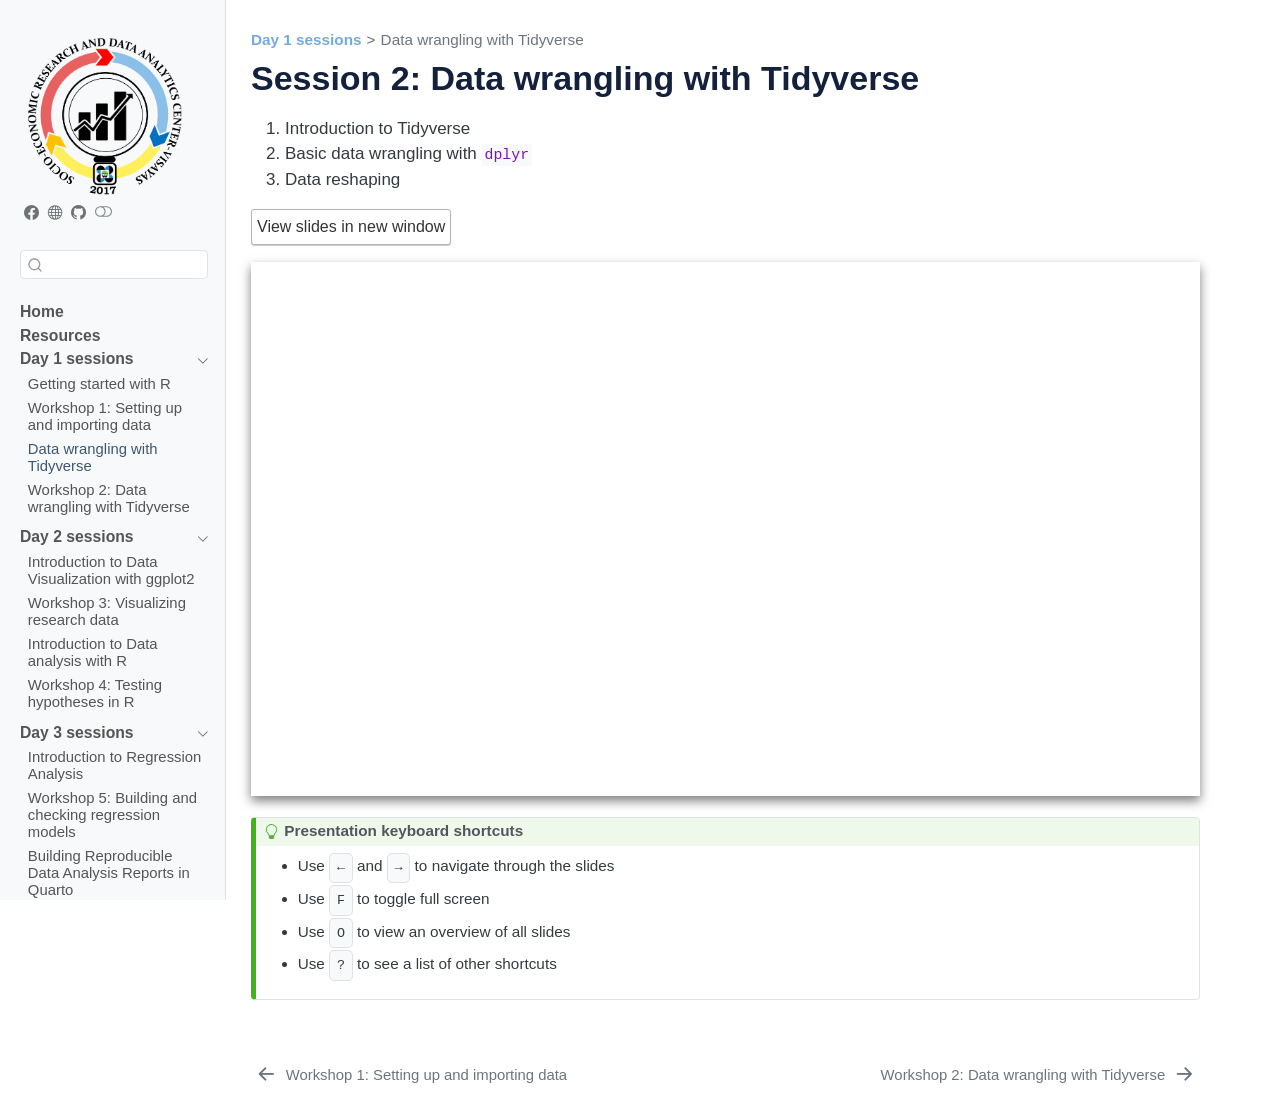
<file: docs/session-2-data-wrangling.html>
<!DOCTYPE html>
<html xmlns="http://www.w3.org/1999/xhtml" lang="en" xml:lang="en"><head>

<meta charset="utf-8">
<meta name="generator" content="quarto-1.6.42">

<meta name="viewport" content="width=device-width, initial-scale=1.0, user-scalable=yes">


<title>Session 2: Data wrangling with Tidyverse</title>
<style>
code{white-space: pre-wrap;}
span.smallcaps{font-variant: small-caps;}
div.columns{display: flex; gap: min(4vw, 1.5em);}
div.column{flex: auto; overflow-x: auto;}
div.hanging-indent{margin-left: 1.5em; text-indent: -1.5em;}
ul.task-list{list-style: none;}
ul.task-list li input[type="checkbox"] {
  width: 0.8em;
  margin: 0 0.8em 0.2em -1em; /* quarto-specific, see https://github.com/quarto-dev/quarto-cli/issues/4556 */ 
  vertical-align: middle;
}
</style>


<script src="site_libs/quarto-nav/quarto-nav.js"></script>
<script src="site_libs/clipboard/clipboard.min.js"></script>
<script src="site_libs/quarto-search/autocomplete.umd.js"></script>
<script src="site_libs/quarto-search/fuse.min.js"></script>
<script src="site_libs/quarto-search/quarto-search.js"></script>
<meta name="quarto:offset" content="./">
<link href="./w2-data-wrangling.html" rel="next">
<link href="./w1-getting-started-r.html" rel="prev">
<link href="./plot/viserdac-logo.png" rel="icon" type="image/png">
<script src="site_libs/quarto-html/quarto.js"></script>
<script src="site_libs/quarto-html/popper.min.js"></script>
<script src="site_libs/quarto-html/tippy.umd.min.js"></script>
<script src="site_libs/quarto-html/anchor.min.js"></script>
<link href="site_libs/quarto-html/tippy.css" rel="stylesheet">
<link href="site_libs/quarto-html/quarto-syntax-highlighting-2f5df379a58b258e96c21c0638c20c03.css" rel="stylesheet" class="quarto-color-scheme" id="quarto-text-highlighting-styles">
<link href="site_libs/quarto-html/quarto-syntax-highlighting-dark-b53751a350365c71b6c909e95f209ed1.css" rel="prefetch" class="quarto-color-scheme quarto-color-alternate" id="quarto-text-highlighting-styles">
<script src="site_libs/bootstrap/bootstrap.min.js"></script>
<link href="site_libs/bootstrap/bootstrap-icons.css" rel="stylesheet">
<link href="site_libs/bootstrap/bootstrap-55680aca77aab0919a7a914f8007907e.min.css" rel="stylesheet" append-hash="true" class="quarto-color-scheme" id="quarto-bootstrap" data-mode="light">
<link href="site_libs/bootstrap/bootstrap-dark-8af8c540feb98deb536fd7436f0d7318.min.css" rel="prefetch" append-hash="true" class="quarto-color-scheme quarto-color-alternate" id="quarto-bootstrap" data-mode="dark">
<script id="quarto-search-options" type="application/json">{
  "location": "sidebar",
  "copy-button": false,
  "collapse-after": 3,
  "panel-placement": "start",
  "type": "textbox",
  "limit": 50,
  "keyboard-shortcut": [
    "f",
    "/",
    "s"
  ],
  "show-item-context": false,
  "language": {
    "search-no-results-text": "No results",
    "search-matching-documents-text": "matching documents",
    "search-copy-link-title": "Copy link to search",
    "search-hide-matches-text": "Hide additional matches",
    "search-more-match-text": "more match in this document",
    "search-more-matches-text": "more matches in this document",
    "search-clear-button-title": "Clear",
    "search-text-placeholder": "",
    "search-detached-cancel-button-title": "Cancel",
    "search-submit-button-title": "Submit",
    "search-label": "Search"
  }
}</script>


</head>

<body class="nav-sidebar docked fullcontent">

<div id="quarto-search-results"></div>
  <header id="quarto-header" class="headroom fixed-top">
  <nav class="quarto-secondary-nav">
    <div class="container-fluid d-flex">
      <button type="button" class="quarto-btn-toggle btn" data-bs-toggle="collapse" role="button" data-bs-target=".quarto-sidebar-collapse-item" aria-controls="quarto-sidebar" aria-expanded="false" aria-label="Toggle sidebar navigation" onclick="if (window.quartoToggleHeadroom) { window.quartoToggleHeadroom(); }">
        <i class="bi bi-layout-text-sidebar-reverse"></i>
      </button>
        <nav class="quarto-page-breadcrumbs" aria-label="breadcrumb"><ol class="breadcrumb"><li class="breadcrumb-item"><a href="./session-1-getting-started-r.html"><strong>Day 1 sessions</strong></a></li><li class="breadcrumb-item"><a href="./session-2-data-wrangling.html">Data wrangling with Tidyverse</a></li></ol></nav>
        <a class="flex-grow-1" role="navigation" data-bs-toggle="collapse" data-bs-target=".quarto-sidebar-collapse-item" aria-controls="quarto-sidebar" aria-expanded="false" aria-label="Toggle sidebar navigation" onclick="if (window.quartoToggleHeadroom) { window.quartoToggleHeadroom(); }">      
        </a>
      <button type="button" class="btn quarto-search-button" aria-label="Search" onclick="window.quartoOpenSearch();">
        <i class="bi bi-search"></i>
      </button>
    </div>
  </nav>
</header>
<!-- content -->
<div id="quarto-content" class="quarto-container page-columns page-rows-contents page-layout-article">
<!-- sidebar -->
  <nav id="quarto-sidebar" class="sidebar collapse collapse-horizontal quarto-sidebar-collapse-item sidebar-navigation docked overflow-auto">
    <div class="pt-lg-2 mt-2 text-left sidebar-header">
      <a href="./index.html" class="sidebar-logo-link">
      <img src="./plot/viserdac-logo.png" alt="" class="sidebar-logo py-0 d-lg-inline d-none">
      </a>
      <div class="sidebar-tools-main tools-wide">
    <a href="https://www.facebook.com/viserdac/" title="" class="quarto-navigation-tool px-1" aria-label=""><i class="bi bi-facebook"></i></a>
    <a href="https://viserdac.vsu.edu.ph/" title="" class="quarto-navigation-tool px-1" aria-label=""><i class="bi bi-globe"></i></a>
    <a href="https://github.com/vsu-viserdac/r-programming-data-viz-analysis" title="" class="quarto-navigation-tool px-1" aria-label=""><i class="bi bi-github"></i></a>
  <a href="" class="quarto-color-scheme-toggle quarto-navigation-tool  px-1" onclick="window.quartoToggleColorScheme(); return false;" title="Toggle dark mode"><i class="bi"></i></a>
</div>
      </div>
        <div class="mt-2 flex-shrink-0 align-items-center">
        <div class="sidebar-search">
        <div id="quarto-search" class="" title="Search"></div>
        </div>
        </div>
    <div class="sidebar-menu-container"> 
    <ul class="list-unstyled mt-1">
        <li class="sidebar-item">
  <div class="sidebar-item-container"> 
  <a href="./index.html" class="sidebar-item-text sidebar-link">
 <span class="menu-text"><strong>Home</strong></span></a>
  </div>
</li>
        <li class="sidebar-item">
  <div class="sidebar-item-container"> 
  <a href="./resources.qmd" class="sidebar-item-text sidebar-link">
 <span class="menu-text"><strong>Resources</strong></span></a>
  </div>
</li>
        <li class="sidebar-item sidebar-item-section">
      <div class="sidebar-item-container"> 
            <a class="sidebar-item-text sidebar-link text-start" data-bs-toggle="collapse" data-bs-target="#quarto-sidebar-section-1" role="navigation" aria-expanded="true">
 <span class="menu-text"><strong>Day 1 sessions</strong></span></a>
          <a class="sidebar-item-toggle text-start" data-bs-toggle="collapse" data-bs-target="#quarto-sidebar-section-1" role="navigation" aria-expanded="true" aria-label="Toggle section">
            <i class="bi bi-chevron-right ms-2"></i>
          </a> 
      </div>
      <ul id="quarto-sidebar-section-1" class="collapse list-unstyled sidebar-section depth1 show">  
          <li class="sidebar-item">
  <div class="sidebar-item-container"> 
  <a href="./session-1-getting-started-r.html" class="sidebar-item-text sidebar-link">
 <span class="menu-text">Getting started with R</span></a>
  </div>
</li>
          <li class="sidebar-item">
  <div class="sidebar-item-container"> 
  <a href="./w1-getting-started-r.html" class="sidebar-item-text sidebar-link">
 <span class="menu-text">Workshop 1: Setting up and importing data</span></a>
  </div>
</li>
          <li class="sidebar-item">
  <div class="sidebar-item-container"> 
  <a href="./session-2-data-wrangling.html" class="sidebar-item-text sidebar-link active">
 <span class="menu-text">Data wrangling with Tidyverse</span></a>
  </div>
</li>
          <li class="sidebar-item">
  <div class="sidebar-item-container"> 
  <a href="./w2-data-wrangling.html" class="sidebar-item-text sidebar-link">
 <span class="menu-text">Workshop 2: Data wrangling with Tidyverse</span></a>
  </div>
</li>
      </ul>
  </li>
        <li class="sidebar-item sidebar-item-section">
      <div class="sidebar-item-container"> 
            <a class="sidebar-item-text sidebar-link text-start" data-bs-toggle="collapse" data-bs-target="#quarto-sidebar-section-2" role="navigation" aria-expanded="true">
 <span class="menu-text"><strong>Day 2 sessions</strong></span></a>
          <a class="sidebar-item-toggle text-start" data-bs-toggle="collapse" data-bs-target="#quarto-sidebar-section-2" role="navigation" aria-expanded="true" aria-label="Toggle section">
            <i class="bi bi-chevron-right ms-2"></i>
          </a> 
      </div>
      <ul id="quarto-sidebar-section-2" class="collapse list-unstyled sidebar-section depth1 show">  
          <li class="sidebar-item">
  <div class="sidebar-item-container"> 
  <a href="./session-3-intro-data-viz.html" class="sidebar-item-text sidebar-link">
 <span class="menu-text">Introduction to Data Visualization with ggplot2</span></a>
  </div>
</li>
          <li class="sidebar-item">
  <div class="sidebar-item-container"> 
  <a href="./w3-dataviz.html" class="sidebar-item-text sidebar-link">
 <span class="menu-text">Workshop 3: Visualizing research data</span></a>
  </div>
</li>
          <li class="sidebar-item">
  <div class="sidebar-item-container"> 
  <a href="./session-4-intro-data-analysis.html" class="sidebar-item-text sidebar-link">
 <span class="menu-text">Introduction to Data analysis with R</span></a>
  </div>
</li>
          <li class="sidebar-item">
  <div class="sidebar-item-container"> 
  <a href="./w4-statistical-analysis.html" class="sidebar-item-text sidebar-link">
 <span class="menu-text">Workshop 4: Testing hypotheses in R</span></a>
  </div>
</li>
      </ul>
  </li>
        <li class="sidebar-item sidebar-item-section">
      <div class="sidebar-item-container"> 
            <a class="sidebar-item-text sidebar-link text-start" data-bs-toggle="collapse" data-bs-target="#quarto-sidebar-section-3" role="navigation" aria-expanded="true">
 <span class="menu-text"><strong>Day 3 sessions</strong></span></a>
          <a class="sidebar-item-toggle text-start" data-bs-toggle="collapse" data-bs-target="#quarto-sidebar-section-3" role="navigation" aria-expanded="true" aria-label="Toggle section">
            <i class="bi bi-chevron-right ms-2"></i>
          </a> 
      </div>
      <ul id="quarto-sidebar-section-3" class="collapse list-unstyled sidebar-section depth1 show">  
          <li class="sidebar-item">
  <div class="sidebar-item-container"> 
  <a href="./session-5-intro-regression-analysis.html" class="sidebar-item-text sidebar-link">
 <span class="menu-text">Introduction to Regression Analysis</span></a>
  </div>
</li>
          <li class="sidebar-item">
  <div class="sidebar-item-container"> 
  <a href="./w5-regression-analysis.html" class="sidebar-item-text sidebar-link">
 <span class="menu-text">Workshop 5: Building and checking regression models</span></a>
  </div>
</li>
          <li class="sidebar-item">
  <div class="sidebar-item-container"> 
  <a href="./session-6-reproducible-report.html" class="sidebar-item-text sidebar-link">
 <span class="menu-text">Building Reproducible Data Analysis Reports in Quarto</span></a>
  </div>
</li>
          <li class="sidebar-item">
 <span class="menu-text">Workshop 6: Generating an HTML report</span>
  </li>
      </ul>
  </li>
    </ul>
    </div>
</nav>
<div id="quarto-sidebar-glass" class="quarto-sidebar-collapse-item" data-bs-toggle="collapse" data-bs-target=".quarto-sidebar-collapse-item"></div>
<!-- margin-sidebar -->
    
<!-- main -->
<main class="content" id="quarto-document-content">

<header id="title-block-header" class="quarto-title-block default"><nav class="quarto-page-breadcrumbs quarto-title-breadcrumbs d-none d-lg-block" aria-label="breadcrumb"><ol class="breadcrumb"><li class="breadcrumb-item"><a href="./session-1-getting-started-r.html"><strong>Day 1 sessions</strong></a></li><li class="breadcrumb-item"><a href="./session-2-data-wrangling.html">Data wrangling with Tidyverse</a></li></ol></nav>
<div class="quarto-title">
<h1 class="title">Session 2: Data wrangling with Tidyverse</h1>
</div>



<div class="quarto-title-meta">

    
  
    
  </div>
  


</header>


<ol type="1">
<li>Introduction to Tidyverse</li>
<li>Basic data wrangling with <code>dplyr</code></li>
<li>Data reshaping</li>
</ol>
<p><a href="https://vsu-viserdac.github.io/training-presentation/s2-data-wrangling" target="_blank" class="btn-slides">View slides in new window</a></p>
<div class="box" style="padding-bottom:56.25%; position:relative; display:block; width: 100%">
<iframe width="100%" height="100%" src="https://vsu-viserdac.github.io/training-presentation/s2-data-wrangling" frameborder="0" allowfullscreen="" style="position:absolute; top:0; left: 0">
</iframe>
</div>
<div class="callout callout-style-default callout-tip callout-titled">
<div class="callout-header d-flex align-content-center">
<div class="callout-icon-container">
<i class="callout-icon"></i>
</div>
<div class="callout-title-container flex-fill">
Presentation keyboard shortcuts
</div>
</div>
<div class="callout-body-container callout-body">
<div class="text-line-space">
<ul>
<li>
Use <kbd>←</kbd> and <kbd>→</kbd> to navigate through the slides
</li>
<li>
Use <kbd>F</kbd> to toggle full screen
</li>
<li>
Use <kbd>O</kbd> to view an overview of all slides
</li>
<li>
Use <kbd>?</kbd> to see a list of other shortcuts
</li>
</ul>
</div>
</div>
</div>



</main> <!-- /main -->
<script id="quarto-html-after-body" type="application/javascript">
window.document.addEventListener("DOMContentLoaded", function (event) {
  const toggleBodyColorMode = (bsSheetEl) => {
    const mode = bsSheetEl.getAttribute("data-mode");
    const bodyEl = window.document.querySelector("body");
    if (mode === "dark") {
      bodyEl.classList.add("quarto-dark");
      bodyEl.classList.remove("quarto-light");
    } else {
      bodyEl.classList.add("quarto-light");
      bodyEl.classList.remove("quarto-dark");
    }
  }
  const toggleBodyColorPrimary = () => {
    const bsSheetEl = window.document.querySelector("link#quarto-bootstrap");
    if (bsSheetEl) {
      toggleBodyColorMode(bsSheetEl);
    }
  }
  toggleBodyColorPrimary();  
  const disableStylesheet = (stylesheets) => {
    for (let i=0; i < stylesheets.length; i++) {
      const stylesheet = stylesheets[i];
      stylesheet.rel = 'prefetch';
    }
  }
  const enableStylesheet = (stylesheets) => {
    for (let i=0; i < stylesheets.length; i++) {
      const stylesheet = stylesheets[i];
      stylesheet.rel = 'stylesheet';
    }
  }
  const manageTransitions = (selector, allowTransitions) => {
    const els = window.document.querySelectorAll(selector);
    for (let i=0; i < els.length; i++) {
      const el = els[i];
      if (allowTransitions) {
        el.classList.remove('notransition');
      } else {
        el.classList.add('notransition');
      }
    }
  }
  const toggleGiscusIfUsed = (isAlternate, darkModeDefault) => {
    const baseTheme = document.querySelector('#giscus-base-theme')?.value ?? 'light';
    const alternateTheme = document.querySelector('#giscus-alt-theme')?.value ?? 'dark';
    let newTheme = '';
    if(darkModeDefault) {
      newTheme = isAlternate ? baseTheme : alternateTheme;
    } else {
      newTheme = isAlternate ? alternateTheme : baseTheme;
    }
    const changeGiscusTheme = () => {
      // From: https://github.com/giscus/giscus/issues/336
      const sendMessage = (message) => {
        const iframe = document.querySelector('iframe.giscus-frame');
        if (!iframe) return;
        iframe.contentWindow.postMessage({ giscus: message }, 'https://giscus.app');
      }
      sendMessage({
        setConfig: {
          theme: newTheme
        }
      });
    }
    const isGiscussLoaded = window.document.querySelector('iframe.giscus-frame') !== null;
    if (isGiscussLoaded) {
      changeGiscusTheme();
    }
  }
  const toggleColorMode = (alternate) => {
    // Switch the stylesheets
    const alternateStylesheets = window.document.querySelectorAll('link.quarto-color-scheme.quarto-color-alternate');
    manageTransitions('#quarto-margin-sidebar .nav-link', false);
    if (alternate) {
      enableStylesheet(alternateStylesheets);
      for (const sheetNode of alternateStylesheets) {
        if (sheetNode.id === "quarto-bootstrap") {
          toggleBodyColorMode(sheetNode);
        }
      }
    } else {
      disableStylesheet(alternateStylesheets);
      toggleBodyColorPrimary();
    }
    manageTransitions('#quarto-margin-sidebar .nav-link', true);
    // Switch the toggles
    const toggles = window.document.querySelectorAll('.quarto-color-scheme-toggle');
    for (let i=0; i < toggles.length; i++) {
      const toggle = toggles[i];
      if (toggle) {
        if (alternate) {
          toggle.classList.add("alternate");     
        } else {
          toggle.classList.remove("alternate");
        }
      }
    }
    // Hack to workaround the fact that safari doesn't
    // properly recolor the scrollbar when toggling (#1455)
    if (navigator.userAgent.indexOf('Safari') > 0 && navigator.userAgent.indexOf('Chrome') == -1) {
      manageTransitions("body", false);
      window.scrollTo(0, 1);
      setTimeout(() => {
        window.scrollTo(0, 0);
        manageTransitions("body", true);
      }, 40);  
    }
  }
  const isFileUrl = () => { 
    return window.location.protocol === 'file:';
  }
  const hasAlternateSentinel = () => {  
    let styleSentinel = getColorSchemeSentinel();
    if (styleSentinel !== null) {
      return styleSentinel === "alternate";
    } else {
      return false;
    }
  }
  const setStyleSentinel = (alternate) => {
    const value = alternate ? "alternate" : "default";
    if (!isFileUrl()) {
      window.localStorage.setItem("quarto-color-scheme", value);
    } else {
      localAlternateSentinel = value;
    }
  }
  const getColorSchemeSentinel = () => {
    if (!isFileUrl()) {
      const storageValue = window.localStorage.getItem("quarto-color-scheme");
      return storageValue != null ? storageValue : localAlternateSentinel;
    } else {
      return localAlternateSentinel;
    }
  }
  const darkModeDefault = false;
  let localAlternateSentinel = darkModeDefault ? 'alternate' : 'default';
  // Dark / light mode switch
  window.quartoToggleColorScheme = () => {
    // Read the current dark / light value 
    let toAlternate = !hasAlternateSentinel();
    toggleColorMode(toAlternate);
    setStyleSentinel(toAlternate);
    toggleGiscusIfUsed(toAlternate, darkModeDefault);
  };
  // Ensure there is a toggle, if there isn't float one in the top right
  if (window.document.querySelector('.quarto-color-scheme-toggle') === null) {
    const a = window.document.createElement('a');
    a.classList.add('top-right');
    a.classList.add('quarto-color-scheme-toggle');
    a.href = "";
    a.onclick = function() { try { window.quartoToggleColorScheme(); } catch {} return false; };
    const i = window.document.createElement("i");
    i.classList.add('bi');
    a.appendChild(i);
    window.document.body.appendChild(a);
  }
  // Switch to dark mode if need be
  if (hasAlternateSentinel()) {
    toggleColorMode(true);
  } else {
    toggleColorMode(false);
  }
  const icon = "";
  const anchorJS = new window.AnchorJS();
  anchorJS.options = {
    placement: 'right',
    icon: icon
  };
  anchorJS.add('.anchored');
  const isCodeAnnotation = (el) => {
    for (const clz of el.classList) {
      if (clz.startsWith('code-annotation-')) {                     
        return true;
      }
    }
    return false;
  }
  const onCopySuccess = function(e) {
    // button target
    const button = e.trigger;
    // don't keep focus
    button.blur();
    // flash "checked"
    button.classList.add('code-copy-button-checked');
    var currentTitle = button.getAttribute("title");
    button.setAttribute("title", "Copied!");
    let tooltip;
    if (window.bootstrap) {
      button.setAttribute("data-bs-toggle", "tooltip");
      button.setAttribute("data-bs-placement", "left");
      button.setAttribute("data-bs-title", "Copied!");
      tooltip = new bootstrap.Tooltip(button, 
        { trigger: "manual", 
          customClass: "code-copy-button-tooltip",
          offset: [0, -8]});
      tooltip.show();    
    }
    setTimeout(function() {
      if (tooltip) {
        tooltip.hide();
        button.removeAttribute("data-bs-title");
        button.removeAttribute("data-bs-toggle");
        button.removeAttribute("data-bs-placement");
      }
      button.setAttribute("title", currentTitle);
      button.classList.remove('code-copy-button-checked');
    }, 1000);
    // clear code selection
    e.clearSelection();
  }
  const getTextToCopy = function(trigger) {
      const codeEl = trigger.previousElementSibling.cloneNode(true);
      for (const childEl of codeEl.children) {
        if (isCodeAnnotation(childEl)) {
          childEl.remove();
        }
      }
      return codeEl.innerText;
  }
  const clipboard = new window.ClipboardJS('.code-copy-button:not([data-in-quarto-modal])', {
    text: getTextToCopy
  });
  clipboard.on('success', onCopySuccess);
  if (window.document.getElementById('quarto-embedded-source-code-modal')) {
    const clipboardModal = new window.ClipboardJS('.code-copy-button[data-in-quarto-modal]', {
      text: getTextToCopy,
      container: window.document.getElementById('quarto-embedded-source-code-modal')
    });
    clipboardModal.on('success', onCopySuccess);
  }
    var localhostRegex = new RegExp(/^(?:http|https):\/\/localhost\:?[0-9]*\//);
    var mailtoRegex = new RegExp(/^mailto:/);
      var filterRegex = new RegExp("https:\/\/vsu-viserdac\.github\.io\/r-programming-data-viz-analysis\/");
    var isInternal = (href) => {
        return filterRegex.test(href) || localhostRegex.test(href) || mailtoRegex.test(href);
    }
    // Inspect non-navigation links and adorn them if external
 	var links = window.document.querySelectorAll('a[href]:not(.nav-link):not(.navbar-brand):not(.toc-action):not(.sidebar-link):not(.sidebar-item-toggle):not(.pagination-link):not(.no-external):not([aria-hidden]):not(.dropdown-item):not(.quarto-navigation-tool):not(.about-link)');
    for (var i=0; i<links.length; i++) {
      const link = links[i];
      if (!isInternal(link.href)) {
        // undo the damage that might have been done by quarto-nav.js in the case of
        // links that we want to consider external
        if (link.dataset.originalHref !== undefined) {
          link.href = link.dataset.originalHref;
        }
      }
    }
  function tippyHover(el, contentFn, onTriggerFn, onUntriggerFn) {
    const config = {
      allowHTML: true,
      maxWidth: 500,
      delay: 100,
      arrow: false,
      appendTo: function(el) {
          return el.parentElement;
      },
      interactive: true,
      interactiveBorder: 10,
      theme: 'quarto',
      placement: 'bottom-start',
    };
    if (contentFn) {
      config.content = contentFn;
    }
    if (onTriggerFn) {
      config.onTrigger = onTriggerFn;
    }
    if (onUntriggerFn) {
      config.onUntrigger = onUntriggerFn;
    }
    window.tippy(el, config); 
  }
  const noterefs = window.document.querySelectorAll('a[role="doc-noteref"]');
  for (var i=0; i<noterefs.length; i++) {
    const ref = noterefs[i];
    tippyHover(ref, function() {
      // use id or data attribute instead here
      let href = ref.getAttribute('data-footnote-href') || ref.getAttribute('href');
      try { href = new URL(href).hash; } catch {}
      const id = href.replace(/^#\/?/, "");
      const note = window.document.getElementById(id);
      if (note) {
        return note.innerHTML;
      } else {
        return "";
      }
    });
  }
  const xrefs = window.document.querySelectorAll('a.quarto-xref');
  const processXRef = (id, note) => {
    // Strip column container classes
    const stripColumnClz = (el) => {
      el.classList.remove("page-full", "page-columns");
      if (el.children) {
        for (const child of el.children) {
          stripColumnClz(child);
        }
      }
    }
    stripColumnClz(note)
    if (id === null || id.startsWith('sec-')) {
      // Special case sections, only their first couple elements
      const container = document.createElement("div");
      if (note.children && note.children.length > 2) {
        container.appendChild(note.children[0].cloneNode(true));
        for (let i = 1; i < note.children.length; i++) {
          const child = note.children[i];
          if (child.tagName === "P" && child.innerText === "") {
            continue;
          } else {
            container.appendChild(child.cloneNode(true));
            break;
          }
        }
        if (window.Quarto?.typesetMath) {
          window.Quarto.typesetMath(container);
        }
        return container.innerHTML
      } else {
        if (window.Quarto?.typesetMath) {
          window.Quarto.typesetMath(note);
        }
        return note.innerHTML;
      }
    } else {
      // Remove any anchor links if they are present
      const anchorLink = note.querySelector('a.anchorjs-link');
      if (anchorLink) {
        anchorLink.remove();
      }
      if (window.Quarto?.typesetMath) {
        window.Quarto.typesetMath(note);
      }
      if (note.classList.contains("callout")) {
        return note.outerHTML;
      } else {
        return note.innerHTML;
      }
    }
  }
  for (var i=0; i<xrefs.length; i++) {
    const xref = xrefs[i];
    tippyHover(xref, undefined, function(instance) {
      instance.disable();
      let url = xref.getAttribute('href');
      let hash = undefined; 
      if (url.startsWith('#')) {
        hash = url;
      } else {
        try { hash = new URL(url).hash; } catch {}
      }
      if (hash) {
        const id = hash.replace(/^#\/?/, "");
        const note = window.document.getElementById(id);
        if (note !== null) {
          try {
            const html = processXRef(id, note.cloneNode(true));
            instance.setContent(html);
          } finally {
            instance.enable();
            instance.show();
          }
        } else {
          // See if we can fetch this
          fetch(url.split('#')[0])
          .then(res => res.text())
          .then(html => {
            const parser = new DOMParser();
            const htmlDoc = parser.parseFromString(html, "text/html");
            const note = htmlDoc.getElementById(id);
            if (note !== null) {
              const html = processXRef(id, note);
              instance.setContent(html);
            } 
          }).finally(() => {
            instance.enable();
            instance.show();
          });
        }
      } else {
        // See if we can fetch a full url (with no hash to target)
        // This is a special case and we should probably do some content thinning / targeting
        fetch(url)
        .then(res => res.text())
        .then(html => {
          const parser = new DOMParser();
          const htmlDoc = parser.parseFromString(html, "text/html");
          const note = htmlDoc.querySelector('main.content');
          if (note !== null) {
            // This should only happen for chapter cross references
            // (since there is no id in the URL)
            // remove the first header
            if (note.children.length > 0 && note.children[0].tagName === "HEADER") {
              note.children[0].remove();
            }
            const html = processXRef(null, note);
            instance.setContent(html);
          } 
        }).finally(() => {
          instance.enable();
          instance.show();
        });
      }
    }, function(instance) {
    });
  }
      let selectedAnnoteEl;
      const selectorForAnnotation = ( cell, annotation) => {
        let cellAttr = 'data-code-cell="' + cell + '"';
        let lineAttr = 'data-code-annotation="' +  annotation + '"';
        const selector = 'span[' + cellAttr + '][' + lineAttr + ']';
        return selector;
      }
      const selectCodeLines = (annoteEl) => {
        const doc = window.document;
        const targetCell = annoteEl.getAttribute("data-target-cell");
        const targetAnnotation = annoteEl.getAttribute("data-target-annotation");
        const annoteSpan = window.document.querySelector(selectorForAnnotation(targetCell, targetAnnotation));
        const lines = annoteSpan.getAttribute("data-code-lines").split(",");
        const lineIds = lines.map((line) => {
          return targetCell + "-" + line;
        })
        let top = null;
        let height = null;
        let parent = null;
        if (lineIds.length > 0) {
            //compute the position of the single el (top and bottom and make a div)
            const el = window.document.getElementById(lineIds[0]);
            top = el.offsetTop;
            height = el.offsetHeight;
            parent = el.parentElement.parentElement;
          if (lineIds.length > 1) {
            const lastEl = window.document.getElementById(lineIds[lineIds.length - 1]);
            const bottom = lastEl.offsetTop + lastEl.offsetHeight;
            height = bottom - top;
          }
          if (top !== null && height !== null && parent !== null) {
            // cook up a div (if necessary) and position it 
            let div = window.document.getElementById("code-annotation-line-highlight");
            if (div === null) {
              div = window.document.createElement("div");
              div.setAttribute("id", "code-annotation-line-highlight");
              div.style.position = 'absolute';
              parent.appendChild(div);
            }
            div.style.top = top - 2 + "px";
            div.style.height = height + 4 + "px";
            div.style.left = 0;
            let gutterDiv = window.document.getElementById("code-annotation-line-highlight-gutter");
            if (gutterDiv === null) {
              gutterDiv = window.document.createElement("div");
              gutterDiv.setAttribute("id", "code-annotation-line-highlight-gutter");
              gutterDiv.style.position = 'absolute';
              const codeCell = window.document.getElementById(targetCell);
              const gutter = codeCell.querySelector('.code-annotation-gutter');
              gutter.appendChild(gutterDiv);
            }
            gutterDiv.style.top = top - 2 + "px";
            gutterDiv.style.height = height + 4 + "px";
          }
          selectedAnnoteEl = annoteEl;
        }
      };
      const unselectCodeLines = () => {
        const elementsIds = ["code-annotation-line-highlight", "code-annotation-line-highlight-gutter"];
        elementsIds.forEach((elId) => {
          const div = window.document.getElementById(elId);
          if (div) {
            div.remove();
          }
        });
        selectedAnnoteEl = undefined;
      };
        // Handle positioning of the toggle
    window.addEventListener(
      "resize",
      throttle(() => {
        elRect = undefined;
        if (selectedAnnoteEl) {
          selectCodeLines(selectedAnnoteEl);
        }
      }, 10)
    );
    function throttle(fn, ms) {
    let throttle = false;
    let timer;
      return (...args) => {
        if(!throttle) { // first call gets through
            fn.apply(this, args);
            throttle = true;
        } else { // all the others get throttled
            if(timer) clearTimeout(timer); // cancel #2
            timer = setTimeout(() => {
              fn.apply(this, args);
              timer = throttle = false;
            }, ms);
        }
      };
    }
      // Attach click handler to the DT
      const annoteDls = window.document.querySelectorAll('dt[data-target-cell]');
      for (const annoteDlNode of annoteDls) {
        annoteDlNode.addEventListener('click', (event) => {
          const clickedEl = event.target;
          if (clickedEl !== selectedAnnoteEl) {
            unselectCodeLines();
            const activeEl = window.document.querySelector('dt[data-target-cell].code-annotation-active');
            if (activeEl) {
              activeEl.classList.remove('code-annotation-active');
            }
            selectCodeLines(clickedEl);
            clickedEl.classList.add('code-annotation-active');
          } else {
            // Unselect the line
            unselectCodeLines();
            clickedEl.classList.remove('code-annotation-active');
          }
        });
      }
  const findCites = (el) => {
    const parentEl = el.parentElement;
    if (parentEl) {
      const cites = parentEl.dataset.cites;
      if (cites) {
        return {
          el,
          cites: cites.split(' ')
        };
      } else {
        return findCites(el.parentElement)
      }
    } else {
      return undefined;
    }
  };
  var bibliorefs = window.document.querySelectorAll('a[role="doc-biblioref"]');
  for (var i=0; i<bibliorefs.length; i++) {
    const ref = bibliorefs[i];
    const citeInfo = findCites(ref);
    if (citeInfo) {
      tippyHover(citeInfo.el, function() {
        var popup = window.document.createElement('div');
        citeInfo.cites.forEach(function(cite) {
          var citeDiv = window.document.createElement('div');
          citeDiv.classList.add('hanging-indent');
          citeDiv.classList.add('csl-entry');
          var biblioDiv = window.document.getElementById('ref-' + cite);
          if (biblioDiv) {
            citeDiv.innerHTML = biblioDiv.innerHTML;
          }
          popup.appendChild(citeDiv);
        });
        return popup.innerHTML;
      });
    }
  }
});
</script>
<nav class="page-navigation">
  <div class="nav-page nav-page-previous">
      <a href="./w1-getting-started-r.html" class="pagination-link" aria-label="Workshop 1: Setting up and importing data">
        <i class="bi bi-arrow-left-short"></i> <span class="nav-page-text">Workshop 1: Setting up and importing data</span>
      </a>          
  </div>
  <div class="nav-page nav-page-next">
      <a href="./w2-data-wrangling.html" class="pagination-link" aria-label="Workshop 2: Data wrangling with Tidyverse">
        <span class="nav-page-text">Workshop 2: Data wrangling with Tidyverse</span> <i class="bi bi-arrow-right-short"></i>
      </a>
  </div>
</nav>
</div> <!-- /content -->




</body></html>
</file>
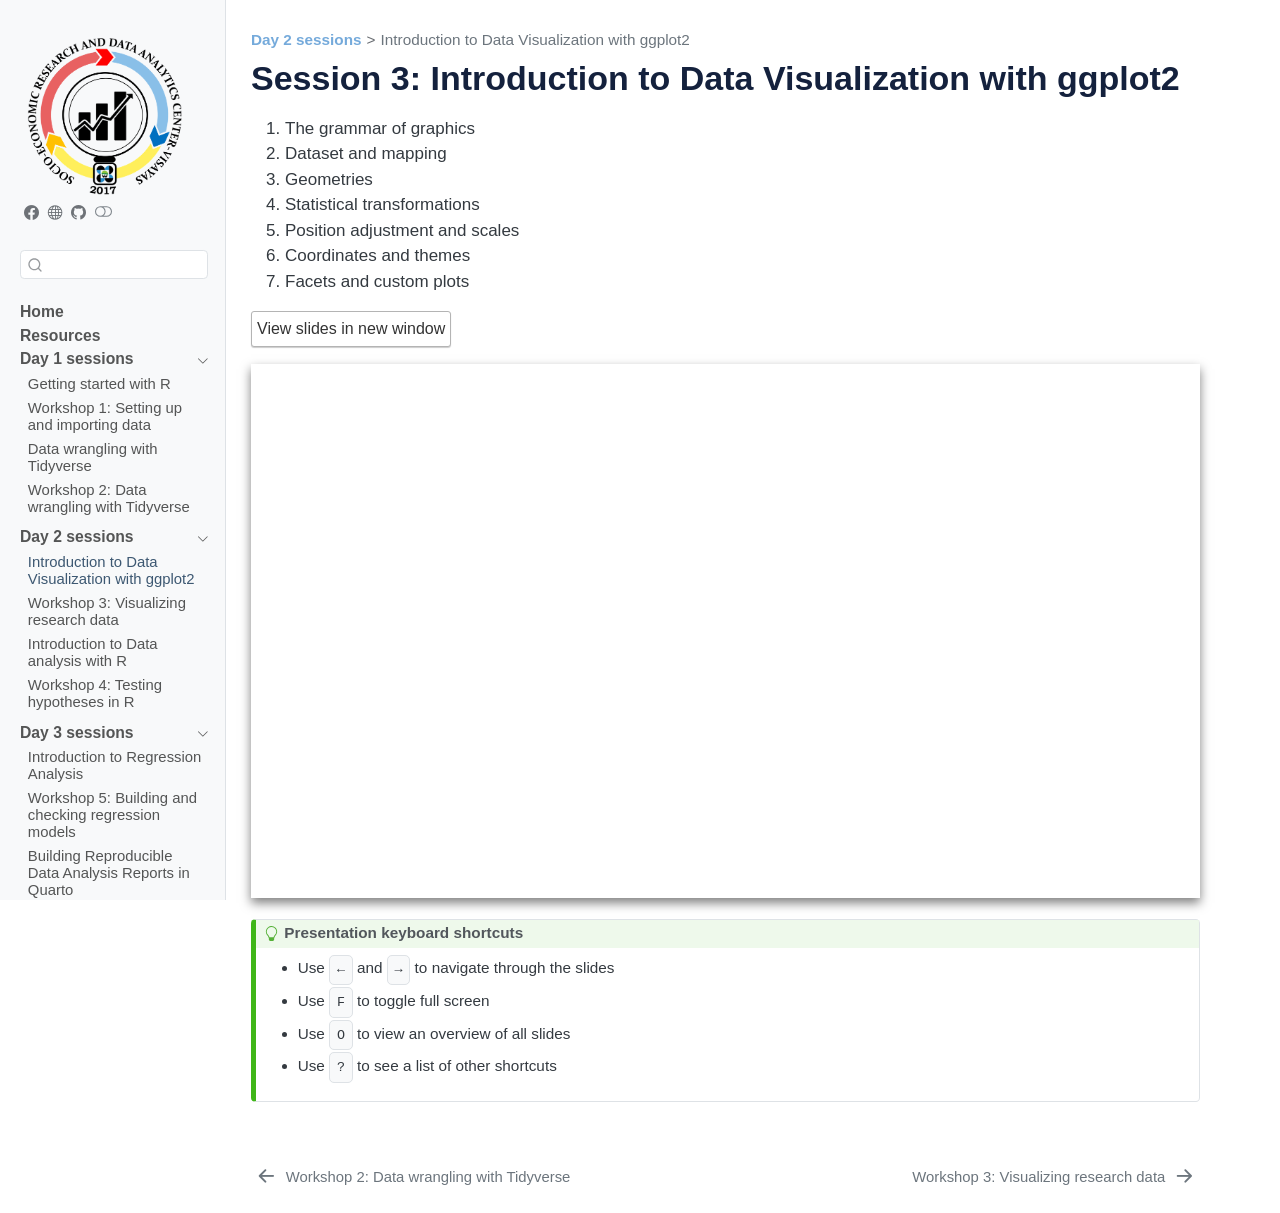
<file: docs/session-3-intro-data-viz.html>
<!DOCTYPE html>
<html xmlns="http://www.w3.org/1999/xhtml" lang="en" xml:lang="en"><head>

<meta charset="utf-8">
<meta name="generator" content="quarto-1.6.42">

<meta name="viewport" content="width=device-width, initial-scale=1.0, user-scalable=yes">


<title>Session 3: Introduction to Data Visualization with ggplot2</title>
<style>
code{white-space: pre-wrap;}
span.smallcaps{font-variant: small-caps;}
div.columns{display: flex; gap: min(4vw, 1.5em);}
div.column{flex: auto; overflow-x: auto;}
div.hanging-indent{margin-left: 1.5em; text-indent: -1.5em;}
ul.task-list{list-style: none;}
ul.task-list li input[type="checkbox"] {
  width: 0.8em;
  margin: 0 0.8em 0.2em -1em; /* quarto-specific, see https://github.com/quarto-dev/quarto-cli/issues/4556 */ 
  vertical-align: middle;
}
</style>


<script src="site_libs/quarto-nav/quarto-nav.js"></script>
<script src="site_libs/clipboard/clipboard.min.js"></script>
<script src="site_libs/quarto-search/autocomplete.umd.js"></script>
<script src="site_libs/quarto-search/fuse.min.js"></script>
<script src="site_libs/quarto-search/quarto-search.js"></script>
<meta name="quarto:offset" content="./">
<link href="./w3-dataviz.html" rel="next">
<link href="./w2-data-wrangling.html" rel="prev">
<link href="./plot/viserdac-logo.png" rel="icon" type="image/png">
<script src="site_libs/quarto-html/quarto.js"></script>
<script src="site_libs/quarto-html/popper.min.js"></script>
<script src="site_libs/quarto-html/tippy.umd.min.js"></script>
<script src="site_libs/quarto-html/anchor.min.js"></script>
<link href="site_libs/quarto-html/tippy.css" rel="stylesheet">
<link href="site_libs/quarto-html/quarto-syntax-highlighting-2f5df379a58b258e96c21c0638c20c03.css" rel="stylesheet" class="quarto-color-scheme" id="quarto-text-highlighting-styles">
<link href="site_libs/quarto-html/quarto-syntax-highlighting-dark-b53751a350365c71b6c909e95f209ed1.css" rel="prefetch" class="quarto-color-scheme quarto-color-alternate" id="quarto-text-highlighting-styles">
<script src="site_libs/bootstrap/bootstrap.min.js"></script>
<link href="site_libs/bootstrap/bootstrap-icons.css" rel="stylesheet">
<link href="site_libs/bootstrap/bootstrap-55680aca77aab0919a7a914f8007907e.min.css" rel="stylesheet" append-hash="true" class="quarto-color-scheme" id="quarto-bootstrap" data-mode="light">
<link href="site_libs/bootstrap/bootstrap-dark-8af8c540feb98deb536fd7436f0d7318.min.css" rel="prefetch" append-hash="true" class="quarto-color-scheme quarto-color-alternate" id="quarto-bootstrap" data-mode="dark">
<script id="quarto-search-options" type="application/json">{
  "location": "sidebar",
  "copy-button": false,
  "collapse-after": 3,
  "panel-placement": "start",
  "type": "textbox",
  "limit": 50,
  "keyboard-shortcut": [
    "f",
    "/",
    "s"
  ],
  "show-item-context": false,
  "language": {
    "search-no-results-text": "No results",
    "search-matching-documents-text": "matching documents",
    "search-copy-link-title": "Copy link to search",
    "search-hide-matches-text": "Hide additional matches",
    "search-more-match-text": "more match in this document",
    "search-more-matches-text": "more matches in this document",
    "search-clear-button-title": "Clear",
    "search-text-placeholder": "",
    "search-detached-cancel-button-title": "Cancel",
    "search-submit-button-title": "Submit",
    "search-label": "Search"
  }
}</script>


</head>

<body class="nav-sidebar docked fullcontent">

<div id="quarto-search-results"></div>
  <header id="quarto-header" class="headroom fixed-top">
  <nav class="quarto-secondary-nav">
    <div class="container-fluid d-flex">
      <button type="button" class="quarto-btn-toggle btn" data-bs-toggle="collapse" role="button" data-bs-target=".quarto-sidebar-collapse-item" aria-controls="quarto-sidebar" aria-expanded="false" aria-label="Toggle sidebar navigation" onclick="if (window.quartoToggleHeadroom) { window.quartoToggleHeadroom(); }">
        <i class="bi bi-layout-text-sidebar-reverse"></i>
      </button>
        <nav class="quarto-page-breadcrumbs" aria-label="breadcrumb"><ol class="breadcrumb"><li class="breadcrumb-item"><a href="./session-3-intro-data-viz.html"><strong>Day 2 sessions</strong></a></li><li class="breadcrumb-item"><a href="./session-3-intro-data-viz.html">Introduction to Data Visualization with ggplot2</a></li></ol></nav>
        <a class="flex-grow-1" role="navigation" data-bs-toggle="collapse" data-bs-target=".quarto-sidebar-collapse-item" aria-controls="quarto-sidebar" aria-expanded="false" aria-label="Toggle sidebar navigation" onclick="if (window.quartoToggleHeadroom) { window.quartoToggleHeadroom(); }">      
        </a>
      <button type="button" class="btn quarto-search-button" aria-label="Search" onclick="window.quartoOpenSearch();">
        <i class="bi bi-search"></i>
      </button>
    </div>
  </nav>
</header>
<!-- content -->
<div id="quarto-content" class="quarto-container page-columns page-rows-contents page-layout-article">
<!-- sidebar -->
  <nav id="quarto-sidebar" class="sidebar collapse collapse-horizontal quarto-sidebar-collapse-item sidebar-navigation docked overflow-auto">
    <div class="pt-lg-2 mt-2 text-left sidebar-header">
      <a href="./index.html" class="sidebar-logo-link">
      <img src="./plot/viserdac-logo.png" alt="" class="sidebar-logo py-0 d-lg-inline d-none">
      </a>
      <div class="sidebar-tools-main tools-wide">
    <a href="https://www.facebook.com/viserdac/" title="" class="quarto-navigation-tool px-1" aria-label=""><i class="bi bi-facebook"></i></a>
    <a href="https://viserdac.vsu.edu.ph/" title="" class="quarto-navigation-tool px-1" aria-label=""><i class="bi bi-globe"></i></a>
    <a href="https://github.com/vsu-viserdac/r-programming-data-viz-analysis" title="" class="quarto-navigation-tool px-1" aria-label=""><i class="bi bi-github"></i></a>
  <a href="" class="quarto-color-scheme-toggle quarto-navigation-tool  px-1" onclick="window.quartoToggleColorScheme(); return false;" title="Toggle dark mode"><i class="bi"></i></a>
</div>
      </div>
        <div class="mt-2 flex-shrink-0 align-items-center">
        <div class="sidebar-search">
        <div id="quarto-search" class="" title="Search"></div>
        </div>
        </div>
    <div class="sidebar-menu-container"> 
    <ul class="list-unstyled mt-1">
        <li class="sidebar-item">
  <div class="sidebar-item-container"> 
  <a href="./index.html" class="sidebar-item-text sidebar-link">
 <span class="menu-text"><strong>Home</strong></span></a>
  </div>
</li>
        <li class="sidebar-item">
  <div class="sidebar-item-container"> 
  <a href="./resources.qmd" class="sidebar-item-text sidebar-link">
 <span class="menu-text"><strong>Resources</strong></span></a>
  </div>
</li>
        <li class="sidebar-item sidebar-item-section">
      <div class="sidebar-item-container"> 
            <a class="sidebar-item-text sidebar-link text-start" data-bs-toggle="collapse" data-bs-target="#quarto-sidebar-section-1" role="navigation" aria-expanded="true">
 <span class="menu-text"><strong>Day 1 sessions</strong></span></a>
          <a class="sidebar-item-toggle text-start" data-bs-toggle="collapse" data-bs-target="#quarto-sidebar-section-1" role="navigation" aria-expanded="true" aria-label="Toggle section">
            <i class="bi bi-chevron-right ms-2"></i>
          </a> 
      </div>
      <ul id="quarto-sidebar-section-1" class="collapse list-unstyled sidebar-section depth1 show">  
          <li class="sidebar-item">
  <div class="sidebar-item-container"> 
  <a href="./session-1-getting-started-r.html" class="sidebar-item-text sidebar-link">
 <span class="menu-text">Getting started with R</span></a>
  </div>
</li>
          <li class="sidebar-item">
  <div class="sidebar-item-container"> 
  <a href="./w1-getting-started-r.html" class="sidebar-item-text sidebar-link">
 <span class="menu-text">Workshop 1: Setting up and importing data</span></a>
  </div>
</li>
          <li class="sidebar-item">
  <div class="sidebar-item-container"> 
  <a href="./session-2-data-wrangling.html" class="sidebar-item-text sidebar-link">
 <span class="menu-text">Data wrangling with Tidyverse</span></a>
  </div>
</li>
          <li class="sidebar-item">
  <div class="sidebar-item-container"> 
  <a href="./w2-data-wrangling.html" class="sidebar-item-text sidebar-link">
 <span class="menu-text">Workshop 2: Data wrangling with Tidyverse</span></a>
  </div>
</li>
      </ul>
  </li>
        <li class="sidebar-item sidebar-item-section">
      <div class="sidebar-item-container"> 
            <a class="sidebar-item-text sidebar-link text-start" data-bs-toggle="collapse" data-bs-target="#quarto-sidebar-section-2" role="navigation" aria-expanded="true">
 <span class="menu-text"><strong>Day 2 sessions</strong></span></a>
          <a class="sidebar-item-toggle text-start" data-bs-toggle="collapse" data-bs-target="#quarto-sidebar-section-2" role="navigation" aria-expanded="true" aria-label="Toggle section">
            <i class="bi bi-chevron-right ms-2"></i>
          </a> 
      </div>
      <ul id="quarto-sidebar-section-2" class="collapse list-unstyled sidebar-section depth1 show">  
          <li class="sidebar-item">
  <div class="sidebar-item-container"> 
  <a href="./session-3-intro-data-viz.html" class="sidebar-item-text sidebar-link active">
 <span class="menu-text">Introduction to Data Visualization with ggplot2</span></a>
  </div>
</li>
          <li class="sidebar-item">
  <div class="sidebar-item-container"> 
  <a href="./w3-dataviz.html" class="sidebar-item-text sidebar-link">
 <span class="menu-text">Workshop 3: Visualizing research data</span></a>
  </div>
</li>
          <li class="sidebar-item">
  <div class="sidebar-item-container"> 
  <a href="./session-4-intro-data-analysis.html" class="sidebar-item-text sidebar-link">
 <span class="menu-text">Introduction to Data analysis with R</span></a>
  </div>
</li>
          <li class="sidebar-item">
  <div class="sidebar-item-container"> 
  <a href="./w4-statistical-analysis.html" class="sidebar-item-text sidebar-link">
 <span class="menu-text">Workshop 4: Testing hypotheses in R</span></a>
  </div>
</li>
      </ul>
  </li>
        <li class="sidebar-item sidebar-item-section">
      <div class="sidebar-item-container"> 
            <a class="sidebar-item-text sidebar-link text-start" data-bs-toggle="collapse" data-bs-target="#quarto-sidebar-section-3" role="navigation" aria-expanded="true">
 <span class="menu-text"><strong>Day 3 sessions</strong></span></a>
          <a class="sidebar-item-toggle text-start" data-bs-toggle="collapse" data-bs-target="#quarto-sidebar-section-3" role="navigation" aria-expanded="true" aria-label="Toggle section">
            <i class="bi bi-chevron-right ms-2"></i>
          </a> 
      </div>
      <ul id="quarto-sidebar-section-3" class="collapse list-unstyled sidebar-section depth1 show">  
          <li class="sidebar-item">
  <div class="sidebar-item-container"> 
  <a href="./session-5-intro-regression-analysis.html" class="sidebar-item-text sidebar-link">
 <span class="menu-text">Introduction to Regression Analysis</span></a>
  </div>
</li>
          <li class="sidebar-item">
  <div class="sidebar-item-container"> 
  <a href="./w5-regression-analysis.html" class="sidebar-item-text sidebar-link">
 <span class="menu-text">Workshop 5: Building and checking regression models</span></a>
  </div>
</li>
          <li class="sidebar-item">
  <div class="sidebar-item-container"> 
  <a href="./session-6-reproducible-report.html" class="sidebar-item-text sidebar-link">
 <span class="menu-text">Building Reproducible Data Analysis Reports in Quarto</span></a>
  </div>
</li>
          <li class="sidebar-item">
 <span class="menu-text">Workshop 6: Generating an HTML report</span>
  </li>
      </ul>
  </li>
    </ul>
    </div>
</nav>
<div id="quarto-sidebar-glass" class="quarto-sidebar-collapse-item" data-bs-toggle="collapse" data-bs-target=".quarto-sidebar-collapse-item"></div>
<!-- margin-sidebar -->
    
<!-- main -->
<main class="content" id="quarto-document-content">

<header id="title-block-header" class="quarto-title-block default"><nav class="quarto-page-breadcrumbs quarto-title-breadcrumbs d-none d-lg-block" aria-label="breadcrumb"><ol class="breadcrumb"><li class="breadcrumb-item"><a href="./session-3-intro-data-viz.html"><strong>Day 2 sessions</strong></a></li><li class="breadcrumb-item"><a href="./session-3-intro-data-viz.html">Introduction to Data Visualization with ggplot2</a></li></ol></nav>
<div class="quarto-title">
<h1 class="title">Session 3: Introduction to Data Visualization with ggplot2</h1>
</div>



<div class="quarto-title-meta">

    
  
    
  </div>
  


</header>


<ol type="1">
<li>The grammar of graphics</li>
<li>Dataset and mapping</li>
<li>Geometries</li>
<li>Statistical transformations</li>
<li>Position adjustment and scales</li>
<li>Coordinates and themes</li>
<li>Facets and custom plots</li>
</ol>
<p><a href="https://vsu-viserdac.github.io/training-presentation/s3-data-viz-ggplot" target="_blank" class="btn-slides">View slides in new window</a></p>
<div class="box" style="padding-bottom:56.25%; position:relative; display:block; width: 100%">
<iframe width="100%" height="100%" src="https://vsu-viserdac.github.io/training-presentation/s3-data-viz-ggplot" frameborder="0" allowfullscreen="" style="position:absolute; top:0; left: 0">
</iframe>
</div>
<div class="callout callout-style-default callout-tip callout-titled">
<div class="callout-header d-flex align-content-center">
<div class="callout-icon-container">
<i class="callout-icon"></i>
</div>
<div class="callout-title-container flex-fill">
Presentation keyboard shortcuts
</div>
</div>
<div class="callout-body-container callout-body">
<div class="text-line-space">
<ul>
<li>
Use <kbd>←</kbd> and <kbd>→</kbd> to navigate through the slides
</li>
<li>
Use <kbd>F</kbd> to toggle full screen
</li>
<li>
Use <kbd>O</kbd> to view an overview of all slides
</li>
<li>
Use <kbd>?</kbd> to see a list of other shortcuts
</li>
</ul>
</div>
</div>
</div>



</main> <!-- /main -->
<script id="quarto-html-after-body" type="application/javascript">
window.document.addEventListener("DOMContentLoaded", function (event) {
  const toggleBodyColorMode = (bsSheetEl) => {
    const mode = bsSheetEl.getAttribute("data-mode");
    const bodyEl = window.document.querySelector("body");
    if (mode === "dark") {
      bodyEl.classList.add("quarto-dark");
      bodyEl.classList.remove("quarto-light");
    } else {
      bodyEl.classList.add("quarto-light");
      bodyEl.classList.remove("quarto-dark");
    }
  }
  const toggleBodyColorPrimary = () => {
    const bsSheetEl = window.document.querySelector("link#quarto-bootstrap");
    if (bsSheetEl) {
      toggleBodyColorMode(bsSheetEl);
    }
  }
  toggleBodyColorPrimary();  
  const disableStylesheet = (stylesheets) => {
    for (let i=0; i < stylesheets.length; i++) {
      const stylesheet = stylesheets[i];
      stylesheet.rel = 'prefetch';
    }
  }
  const enableStylesheet = (stylesheets) => {
    for (let i=0; i < stylesheets.length; i++) {
      const stylesheet = stylesheets[i];
      stylesheet.rel = 'stylesheet';
    }
  }
  const manageTransitions = (selector, allowTransitions) => {
    const els = window.document.querySelectorAll(selector);
    for (let i=0; i < els.length; i++) {
      const el = els[i];
      if (allowTransitions) {
        el.classList.remove('notransition');
      } else {
        el.classList.add('notransition');
      }
    }
  }
  const toggleGiscusIfUsed = (isAlternate, darkModeDefault) => {
    const baseTheme = document.querySelector('#giscus-base-theme')?.value ?? 'light';
    const alternateTheme = document.querySelector('#giscus-alt-theme')?.value ?? 'dark';
    let newTheme = '';
    if(darkModeDefault) {
      newTheme = isAlternate ? baseTheme : alternateTheme;
    } else {
      newTheme = isAlternate ? alternateTheme : baseTheme;
    }
    const changeGiscusTheme = () => {
      // From: https://github.com/giscus/giscus/issues/336
      const sendMessage = (message) => {
        const iframe = document.querySelector('iframe.giscus-frame');
        if (!iframe) return;
        iframe.contentWindow.postMessage({ giscus: message }, 'https://giscus.app');
      }
      sendMessage({
        setConfig: {
          theme: newTheme
        }
      });
    }
    const isGiscussLoaded = window.document.querySelector('iframe.giscus-frame') !== null;
    if (isGiscussLoaded) {
      changeGiscusTheme();
    }
  }
  const toggleColorMode = (alternate) => {
    // Switch the stylesheets
    const alternateStylesheets = window.document.querySelectorAll('link.quarto-color-scheme.quarto-color-alternate');
    manageTransitions('#quarto-margin-sidebar .nav-link', false);
    if (alternate) {
      enableStylesheet(alternateStylesheets);
      for (const sheetNode of alternateStylesheets) {
        if (sheetNode.id === "quarto-bootstrap") {
          toggleBodyColorMode(sheetNode);
        }
      }
    } else {
      disableStylesheet(alternateStylesheets);
      toggleBodyColorPrimary();
    }
    manageTransitions('#quarto-margin-sidebar .nav-link', true);
    // Switch the toggles
    const toggles = window.document.querySelectorAll('.quarto-color-scheme-toggle');
    for (let i=0; i < toggles.length; i++) {
      const toggle = toggles[i];
      if (toggle) {
        if (alternate) {
          toggle.classList.add("alternate");     
        } else {
          toggle.classList.remove("alternate");
        }
      }
    }
    // Hack to workaround the fact that safari doesn't
    // properly recolor the scrollbar when toggling (#1455)
    if (navigator.userAgent.indexOf('Safari') > 0 && navigator.userAgent.indexOf('Chrome') == -1) {
      manageTransitions("body", false);
      window.scrollTo(0, 1);
      setTimeout(() => {
        window.scrollTo(0, 0);
        manageTransitions("body", true);
      }, 40);  
    }
  }
  const isFileUrl = () => { 
    return window.location.protocol === 'file:';
  }
  const hasAlternateSentinel = () => {  
    let styleSentinel = getColorSchemeSentinel();
    if (styleSentinel !== null) {
      return styleSentinel === "alternate";
    } else {
      return false;
    }
  }
  const setStyleSentinel = (alternate) => {
    const value = alternate ? "alternate" : "default";
    if (!isFileUrl()) {
      window.localStorage.setItem("quarto-color-scheme", value);
    } else {
      localAlternateSentinel = value;
    }
  }
  const getColorSchemeSentinel = () => {
    if (!isFileUrl()) {
      const storageValue = window.localStorage.getItem("quarto-color-scheme");
      return storageValue != null ? storageValue : localAlternateSentinel;
    } else {
      return localAlternateSentinel;
    }
  }
  const darkModeDefault = false;
  let localAlternateSentinel = darkModeDefault ? 'alternate' : 'default';
  // Dark / light mode switch
  window.quartoToggleColorScheme = () => {
    // Read the current dark / light value 
    let toAlternate = !hasAlternateSentinel();
    toggleColorMode(toAlternate);
    setStyleSentinel(toAlternate);
    toggleGiscusIfUsed(toAlternate, darkModeDefault);
  };
  // Ensure there is a toggle, if there isn't float one in the top right
  if (window.document.querySelector('.quarto-color-scheme-toggle') === null) {
    const a = window.document.createElement('a');
    a.classList.add('top-right');
    a.classList.add('quarto-color-scheme-toggle');
    a.href = "";
    a.onclick = function() { try { window.quartoToggleColorScheme(); } catch {} return false; };
    const i = window.document.createElement("i");
    i.classList.add('bi');
    a.appendChild(i);
    window.document.body.appendChild(a);
  }
  // Switch to dark mode if need be
  if (hasAlternateSentinel()) {
    toggleColorMode(true);
  } else {
    toggleColorMode(false);
  }
  const icon = "";
  const anchorJS = new window.AnchorJS();
  anchorJS.options = {
    placement: 'right',
    icon: icon
  };
  anchorJS.add('.anchored');
  const isCodeAnnotation = (el) => {
    for (const clz of el.classList) {
      if (clz.startsWith('code-annotation-')) {                     
        return true;
      }
    }
    return false;
  }
  const onCopySuccess = function(e) {
    // button target
    const button = e.trigger;
    // don't keep focus
    button.blur();
    // flash "checked"
    button.classList.add('code-copy-button-checked');
    var currentTitle = button.getAttribute("title");
    button.setAttribute("title", "Copied!");
    let tooltip;
    if (window.bootstrap) {
      button.setAttribute("data-bs-toggle", "tooltip");
      button.setAttribute("data-bs-placement", "left");
      button.setAttribute("data-bs-title", "Copied!");
      tooltip = new bootstrap.Tooltip(button, 
        { trigger: "manual", 
          customClass: "code-copy-button-tooltip",
          offset: [0, -8]});
      tooltip.show();    
    }
    setTimeout(function() {
      if (tooltip) {
        tooltip.hide();
        button.removeAttribute("data-bs-title");
        button.removeAttribute("data-bs-toggle");
        button.removeAttribute("data-bs-placement");
      }
      button.setAttribute("title", currentTitle);
      button.classList.remove('code-copy-button-checked');
    }, 1000);
    // clear code selection
    e.clearSelection();
  }
  const getTextToCopy = function(trigger) {
      const codeEl = trigger.previousElementSibling.cloneNode(true);
      for (const childEl of codeEl.children) {
        if (isCodeAnnotation(childEl)) {
          childEl.remove();
        }
      }
      return codeEl.innerText;
  }
  const clipboard = new window.ClipboardJS('.code-copy-button:not([data-in-quarto-modal])', {
    text: getTextToCopy
  });
  clipboard.on('success', onCopySuccess);
  if (window.document.getElementById('quarto-embedded-source-code-modal')) {
    const clipboardModal = new window.ClipboardJS('.code-copy-button[data-in-quarto-modal]', {
      text: getTextToCopy,
      container: window.document.getElementById('quarto-embedded-source-code-modal')
    });
    clipboardModal.on('success', onCopySuccess);
  }
    var localhostRegex = new RegExp(/^(?:http|https):\/\/localhost\:?[0-9]*\//);
    var mailtoRegex = new RegExp(/^mailto:/);
      var filterRegex = new RegExp("https:\/\/vsu-viserdac\.github\.io\/r-programming-data-viz-analysis\/");
    var isInternal = (href) => {
        return filterRegex.test(href) || localhostRegex.test(href) || mailtoRegex.test(href);
    }
    // Inspect non-navigation links and adorn them if external
 	var links = window.document.querySelectorAll('a[href]:not(.nav-link):not(.navbar-brand):not(.toc-action):not(.sidebar-link):not(.sidebar-item-toggle):not(.pagination-link):not(.no-external):not([aria-hidden]):not(.dropdown-item):not(.quarto-navigation-tool):not(.about-link)');
    for (var i=0; i<links.length; i++) {
      const link = links[i];
      if (!isInternal(link.href)) {
        // undo the damage that might have been done by quarto-nav.js in the case of
        // links that we want to consider external
        if (link.dataset.originalHref !== undefined) {
          link.href = link.dataset.originalHref;
        }
      }
    }
  function tippyHover(el, contentFn, onTriggerFn, onUntriggerFn) {
    const config = {
      allowHTML: true,
      maxWidth: 500,
      delay: 100,
      arrow: false,
      appendTo: function(el) {
          return el.parentElement;
      },
      interactive: true,
      interactiveBorder: 10,
      theme: 'quarto',
      placement: 'bottom-start',
    };
    if (contentFn) {
      config.content = contentFn;
    }
    if (onTriggerFn) {
      config.onTrigger = onTriggerFn;
    }
    if (onUntriggerFn) {
      config.onUntrigger = onUntriggerFn;
    }
    window.tippy(el, config); 
  }
  const noterefs = window.document.querySelectorAll('a[role="doc-noteref"]');
  for (var i=0; i<noterefs.length; i++) {
    const ref = noterefs[i];
    tippyHover(ref, function() {
      // use id or data attribute instead here
      let href = ref.getAttribute('data-footnote-href') || ref.getAttribute('href');
      try { href = new URL(href).hash; } catch {}
      const id = href.replace(/^#\/?/, "");
      const note = window.document.getElementById(id);
      if (note) {
        return note.innerHTML;
      } else {
        return "";
      }
    });
  }
  const xrefs = window.document.querySelectorAll('a.quarto-xref');
  const processXRef = (id, note) => {
    // Strip column container classes
    const stripColumnClz = (el) => {
      el.classList.remove("page-full", "page-columns");
      if (el.children) {
        for (const child of el.children) {
          stripColumnClz(child);
        }
      }
    }
    stripColumnClz(note)
    if (id === null || id.startsWith('sec-')) {
      // Special case sections, only their first couple elements
      const container = document.createElement("div");
      if (note.children && note.children.length > 2) {
        container.appendChild(note.children[0].cloneNode(true));
        for (let i = 1; i < note.children.length; i++) {
          const child = note.children[i];
          if (child.tagName === "P" && child.innerText === "") {
            continue;
          } else {
            container.appendChild(child.cloneNode(true));
            break;
          }
        }
        if (window.Quarto?.typesetMath) {
          window.Quarto.typesetMath(container);
        }
        return container.innerHTML
      } else {
        if (window.Quarto?.typesetMath) {
          window.Quarto.typesetMath(note);
        }
        return note.innerHTML;
      }
    } else {
      // Remove any anchor links if they are present
      const anchorLink = note.querySelector('a.anchorjs-link');
      if (anchorLink) {
        anchorLink.remove();
      }
      if (window.Quarto?.typesetMath) {
        window.Quarto.typesetMath(note);
      }
      if (note.classList.contains("callout")) {
        return note.outerHTML;
      } else {
        return note.innerHTML;
      }
    }
  }
  for (var i=0; i<xrefs.length; i++) {
    const xref = xrefs[i];
    tippyHover(xref, undefined, function(instance) {
      instance.disable();
      let url = xref.getAttribute('href');
      let hash = undefined; 
      if (url.startsWith('#')) {
        hash = url;
      } else {
        try { hash = new URL(url).hash; } catch {}
      }
      if (hash) {
        const id = hash.replace(/^#\/?/, "");
        const note = window.document.getElementById(id);
        if (note !== null) {
          try {
            const html = processXRef(id, note.cloneNode(true));
            instance.setContent(html);
          } finally {
            instance.enable();
            instance.show();
          }
        } else {
          // See if we can fetch this
          fetch(url.split('#')[0])
          .then(res => res.text())
          .then(html => {
            const parser = new DOMParser();
            const htmlDoc = parser.parseFromString(html, "text/html");
            const note = htmlDoc.getElementById(id);
            if (note !== null) {
              const html = processXRef(id, note);
              instance.setContent(html);
            } 
          }).finally(() => {
            instance.enable();
            instance.show();
          });
        }
      } else {
        // See if we can fetch a full url (with no hash to target)
        // This is a special case and we should probably do some content thinning / targeting
        fetch(url)
        .then(res => res.text())
        .then(html => {
          const parser = new DOMParser();
          const htmlDoc = parser.parseFromString(html, "text/html");
          const note = htmlDoc.querySelector('main.content');
          if (note !== null) {
            // This should only happen for chapter cross references
            // (since there is no id in the URL)
            // remove the first header
            if (note.children.length > 0 && note.children[0].tagName === "HEADER") {
              note.children[0].remove();
            }
            const html = processXRef(null, note);
            instance.setContent(html);
          } 
        }).finally(() => {
          instance.enable();
          instance.show();
        });
      }
    }, function(instance) {
    });
  }
      let selectedAnnoteEl;
      const selectorForAnnotation = ( cell, annotation) => {
        let cellAttr = 'data-code-cell="' + cell + '"';
        let lineAttr = 'data-code-annotation="' +  annotation + '"';
        const selector = 'span[' + cellAttr + '][' + lineAttr + ']';
        return selector;
      }
      const selectCodeLines = (annoteEl) => {
        const doc = window.document;
        const targetCell = annoteEl.getAttribute("data-target-cell");
        const targetAnnotation = annoteEl.getAttribute("data-target-annotation");
        const annoteSpan = window.document.querySelector(selectorForAnnotation(targetCell, targetAnnotation));
        const lines = annoteSpan.getAttribute("data-code-lines").split(",");
        const lineIds = lines.map((line) => {
          return targetCell + "-" + line;
        })
        let top = null;
        let height = null;
        let parent = null;
        if (lineIds.length > 0) {
            //compute the position of the single el (top and bottom and make a div)
            const el = window.document.getElementById(lineIds[0]);
            top = el.offsetTop;
            height = el.offsetHeight;
            parent = el.parentElement.parentElement;
          if (lineIds.length > 1) {
            const lastEl = window.document.getElementById(lineIds[lineIds.length - 1]);
            const bottom = lastEl.offsetTop + lastEl.offsetHeight;
            height = bottom - top;
          }
          if (top !== null && height !== null && parent !== null) {
            // cook up a div (if necessary) and position it 
            let div = window.document.getElementById("code-annotation-line-highlight");
            if (div === null) {
              div = window.document.createElement("div");
              div.setAttribute("id", "code-annotation-line-highlight");
              div.style.position = 'absolute';
              parent.appendChild(div);
            }
            div.style.top = top - 2 + "px";
            div.style.height = height + 4 + "px";
            div.style.left = 0;
            let gutterDiv = window.document.getElementById("code-annotation-line-highlight-gutter");
            if (gutterDiv === null) {
              gutterDiv = window.document.createElement("div");
              gutterDiv.setAttribute("id", "code-annotation-line-highlight-gutter");
              gutterDiv.style.position = 'absolute';
              const codeCell = window.document.getElementById(targetCell);
              const gutter = codeCell.querySelector('.code-annotation-gutter');
              gutter.appendChild(gutterDiv);
            }
            gutterDiv.style.top = top - 2 + "px";
            gutterDiv.style.height = height + 4 + "px";
          }
          selectedAnnoteEl = annoteEl;
        }
      };
      const unselectCodeLines = () => {
        const elementsIds = ["code-annotation-line-highlight", "code-annotation-line-highlight-gutter"];
        elementsIds.forEach((elId) => {
          const div = window.document.getElementById(elId);
          if (div) {
            div.remove();
          }
        });
        selectedAnnoteEl = undefined;
      };
        // Handle positioning of the toggle
    window.addEventListener(
      "resize",
      throttle(() => {
        elRect = undefined;
        if (selectedAnnoteEl) {
          selectCodeLines(selectedAnnoteEl);
        }
      }, 10)
    );
    function throttle(fn, ms) {
    let throttle = false;
    let timer;
      return (...args) => {
        if(!throttle) { // first call gets through
            fn.apply(this, args);
            throttle = true;
        } else { // all the others get throttled
            if(timer) clearTimeout(timer); // cancel #2
            timer = setTimeout(() => {
              fn.apply(this, args);
              timer = throttle = false;
            }, ms);
        }
      };
    }
      // Attach click handler to the DT
      const annoteDls = window.document.querySelectorAll('dt[data-target-cell]');
      for (const annoteDlNode of annoteDls) {
        annoteDlNode.addEventListener('click', (event) => {
          const clickedEl = event.target;
          if (clickedEl !== selectedAnnoteEl) {
            unselectCodeLines();
            const activeEl = window.document.querySelector('dt[data-target-cell].code-annotation-active');
            if (activeEl) {
              activeEl.classList.remove('code-annotation-active');
            }
            selectCodeLines(clickedEl);
            clickedEl.classList.add('code-annotation-active');
          } else {
            // Unselect the line
            unselectCodeLines();
            clickedEl.classList.remove('code-annotation-active');
          }
        });
      }
  const findCites = (el) => {
    const parentEl = el.parentElement;
    if (parentEl) {
      const cites = parentEl.dataset.cites;
      if (cites) {
        return {
          el,
          cites: cites.split(' ')
        };
      } else {
        return findCites(el.parentElement)
      }
    } else {
      return undefined;
    }
  };
  var bibliorefs = window.document.querySelectorAll('a[role="doc-biblioref"]');
  for (var i=0; i<bibliorefs.length; i++) {
    const ref = bibliorefs[i];
    const citeInfo = findCites(ref);
    if (citeInfo) {
      tippyHover(citeInfo.el, function() {
        var popup = window.document.createElement('div');
        citeInfo.cites.forEach(function(cite) {
          var citeDiv = window.document.createElement('div');
          citeDiv.classList.add('hanging-indent');
          citeDiv.classList.add('csl-entry');
          var biblioDiv = window.document.getElementById('ref-' + cite);
          if (biblioDiv) {
            citeDiv.innerHTML = biblioDiv.innerHTML;
          }
          popup.appendChild(citeDiv);
        });
        return popup.innerHTML;
      });
    }
  }
});
</script>
<nav class="page-navigation">
  <div class="nav-page nav-page-previous">
      <a href="./w2-data-wrangling.html" class="pagination-link" aria-label="Workshop 2: Data wrangling with Tidyverse">
        <i class="bi bi-arrow-left-short"></i> <span class="nav-page-text">Workshop 2: Data wrangling with Tidyverse</span>
      </a>          
  </div>
  <div class="nav-page nav-page-next">
      <a href="./w3-dataviz.html" class="pagination-link" aria-label="Workshop 3: Visualizing research data">
        <span class="nav-page-text">Workshop 3: Visualizing research data</span> <i class="bi bi-arrow-right-short"></i>
      </a>
  </div>
</nav>
</div> <!-- /content -->




</body></html>
</file>
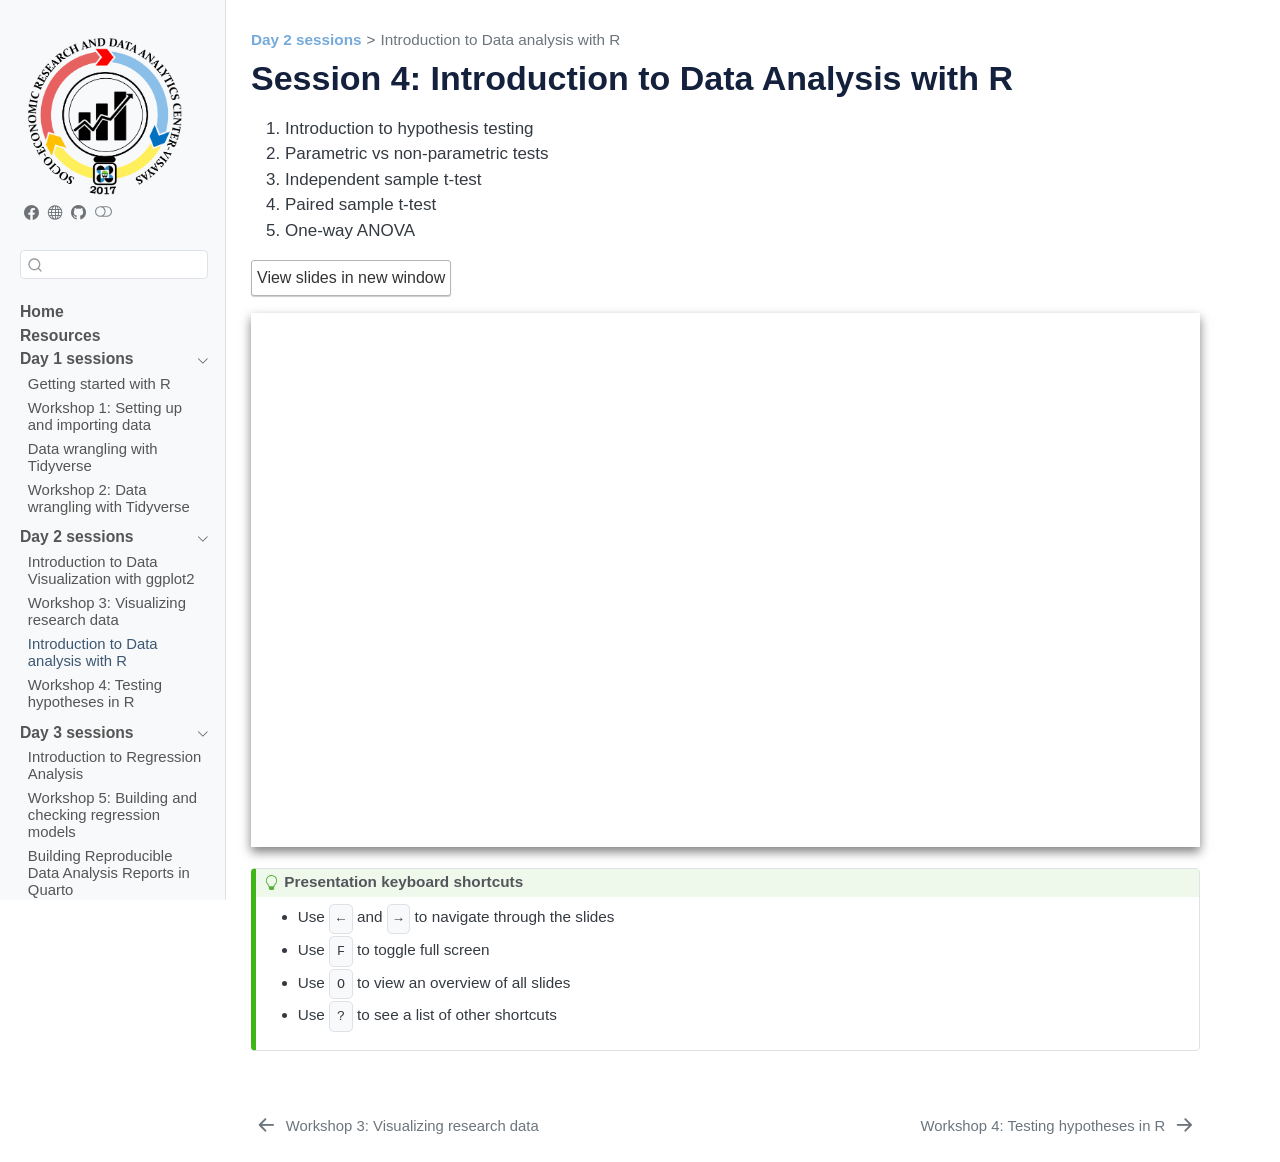
<file: docs/session-4-intro-data-analysis.html>
<!DOCTYPE html>
<html xmlns="http://www.w3.org/1999/xhtml" lang="en" xml:lang="en"><head>

<meta charset="utf-8">
<meta name="generator" content="quarto-1.6.42">

<meta name="viewport" content="width=device-width, initial-scale=1.0, user-scalable=yes">


<title>Session 4: Introduction to Data Analysis with R</title>
<style>
code{white-space: pre-wrap;}
span.smallcaps{font-variant: small-caps;}
div.columns{display: flex; gap: min(4vw, 1.5em);}
div.column{flex: auto; overflow-x: auto;}
div.hanging-indent{margin-left: 1.5em; text-indent: -1.5em;}
ul.task-list{list-style: none;}
ul.task-list li input[type="checkbox"] {
  width: 0.8em;
  margin: 0 0.8em 0.2em -1em; /* quarto-specific, see https://github.com/quarto-dev/quarto-cli/issues/4556 */ 
  vertical-align: middle;
}
</style>


<script src="site_libs/quarto-nav/quarto-nav.js"></script>
<script src="site_libs/clipboard/clipboard.min.js"></script>
<script src="site_libs/quarto-search/autocomplete.umd.js"></script>
<script src="site_libs/quarto-search/fuse.min.js"></script>
<script src="site_libs/quarto-search/quarto-search.js"></script>
<meta name="quarto:offset" content="./">
<link href="./w4-statistical-analysis.html" rel="next">
<link href="./w3-dataviz.html" rel="prev">
<link href="./plot/viserdac-logo.png" rel="icon" type="image/png">
<script src="site_libs/quarto-html/quarto.js"></script>
<script src="site_libs/quarto-html/popper.min.js"></script>
<script src="site_libs/quarto-html/tippy.umd.min.js"></script>
<script src="site_libs/quarto-html/anchor.min.js"></script>
<link href="site_libs/quarto-html/tippy.css" rel="stylesheet">
<link href="site_libs/quarto-html/quarto-syntax-highlighting-2f5df379a58b258e96c21c0638c20c03.css" rel="stylesheet" class="quarto-color-scheme" id="quarto-text-highlighting-styles">
<link href="site_libs/quarto-html/quarto-syntax-highlighting-dark-b53751a350365c71b6c909e95f209ed1.css" rel="prefetch" class="quarto-color-scheme quarto-color-alternate" id="quarto-text-highlighting-styles">
<script src="site_libs/bootstrap/bootstrap.min.js"></script>
<link href="site_libs/bootstrap/bootstrap-icons.css" rel="stylesheet">
<link href="site_libs/bootstrap/bootstrap-55680aca77aab0919a7a914f8007907e.min.css" rel="stylesheet" append-hash="true" class="quarto-color-scheme" id="quarto-bootstrap" data-mode="light">
<link href="site_libs/bootstrap/bootstrap-dark-8af8c540feb98deb536fd7436f0d7318.min.css" rel="prefetch" append-hash="true" class="quarto-color-scheme quarto-color-alternate" id="quarto-bootstrap" data-mode="dark">
<script id="quarto-search-options" type="application/json">{
  "location": "sidebar",
  "copy-button": false,
  "collapse-after": 3,
  "panel-placement": "start",
  "type": "textbox",
  "limit": 50,
  "keyboard-shortcut": [
    "f",
    "/",
    "s"
  ],
  "show-item-context": false,
  "language": {
    "search-no-results-text": "No results",
    "search-matching-documents-text": "matching documents",
    "search-copy-link-title": "Copy link to search",
    "search-hide-matches-text": "Hide additional matches",
    "search-more-match-text": "more match in this document",
    "search-more-matches-text": "more matches in this document",
    "search-clear-button-title": "Clear",
    "search-text-placeholder": "",
    "search-detached-cancel-button-title": "Cancel",
    "search-submit-button-title": "Submit",
    "search-label": "Search"
  }
}</script>


</head>

<body class="nav-sidebar docked fullcontent">

<div id="quarto-search-results"></div>
  <header id="quarto-header" class="headroom fixed-top">
  <nav class="quarto-secondary-nav">
    <div class="container-fluid d-flex">
      <button type="button" class="quarto-btn-toggle btn" data-bs-toggle="collapse" role="button" data-bs-target=".quarto-sidebar-collapse-item" aria-controls="quarto-sidebar" aria-expanded="false" aria-label="Toggle sidebar navigation" onclick="if (window.quartoToggleHeadroom) { window.quartoToggleHeadroom(); }">
        <i class="bi bi-layout-text-sidebar-reverse"></i>
      </button>
        <nav class="quarto-page-breadcrumbs" aria-label="breadcrumb"><ol class="breadcrumb"><li class="breadcrumb-item"><a href="./session-3-intro-data-viz.html"><strong>Day 2 sessions</strong></a></li><li class="breadcrumb-item"><a href="./session-4-intro-data-analysis.html">Introduction to Data analysis with R</a></li></ol></nav>
        <a class="flex-grow-1" role="navigation" data-bs-toggle="collapse" data-bs-target=".quarto-sidebar-collapse-item" aria-controls="quarto-sidebar" aria-expanded="false" aria-label="Toggle sidebar navigation" onclick="if (window.quartoToggleHeadroom) { window.quartoToggleHeadroom(); }">      
        </a>
      <button type="button" class="btn quarto-search-button" aria-label="Search" onclick="window.quartoOpenSearch();">
        <i class="bi bi-search"></i>
      </button>
    </div>
  </nav>
</header>
<!-- content -->
<div id="quarto-content" class="quarto-container page-columns page-rows-contents page-layout-article">
<!-- sidebar -->
  <nav id="quarto-sidebar" class="sidebar collapse collapse-horizontal quarto-sidebar-collapse-item sidebar-navigation docked overflow-auto">
    <div class="pt-lg-2 mt-2 text-left sidebar-header">
      <a href="./index.html" class="sidebar-logo-link">
      <img src="./plot/viserdac-logo.png" alt="" class="sidebar-logo py-0 d-lg-inline d-none">
      </a>
      <div class="sidebar-tools-main tools-wide">
    <a href="https://www.facebook.com/viserdac/" title="" class="quarto-navigation-tool px-1" aria-label=""><i class="bi bi-facebook"></i></a>
    <a href="https://viserdac.vsu.edu.ph/" title="" class="quarto-navigation-tool px-1" aria-label=""><i class="bi bi-globe"></i></a>
    <a href="https://github.com/vsu-viserdac/r-programming-data-viz-analysis" title="" class="quarto-navigation-tool px-1" aria-label=""><i class="bi bi-github"></i></a>
  <a href="" class="quarto-color-scheme-toggle quarto-navigation-tool  px-1" onclick="window.quartoToggleColorScheme(); return false;" title="Toggle dark mode"><i class="bi"></i></a>
</div>
      </div>
        <div class="mt-2 flex-shrink-0 align-items-center">
        <div class="sidebar-search">
        <div id="quarto-search" class="" title="Search"></div>
        </div>
        </div>
    <div class="sidebar-menu-container"> 
    <ul class="list-unstyled mt-1">
        <li class="sidebar-item">
  <div class="sidebar-item-container"> 
  <a href="./index.html" class="sidebar-item-text sidebar-link">
 <span class="menu-text"><strong>Home</strong></span></a>
  </div>
</li>
        <li class="sidebar-item">
  <div class="sidebar-item-container"> 
  <a href="./resources.qmd" class="sidebar-item-text sidebar-link">
 <span class="menu-text"><strong>Resources</strong></span></a>
  </div>
</li>
        <li class="sidebar-item sidebar-item-section">
      <div class="sidebar-item-container"> 
            <a class="sidebar-item-text sidebar-link text-start" data-bs-toggle="collapse" data-bs-target="#quarto-sidebar-section-1" role="navigation" aria-expanded="true">
 <span class="menu-text"><strong>Day 1 sessions</strong></span></a>
          <a class="sidebar-item-toggle text-start" data-bs-toggle="collapse" data-bs-target="#quarto-sidebar-section-1" role="navigation" aria-expanded="true" aria-label="Toggle section">
            <i class="bi bi-chevron-right ms-2"></i>
          </a> 
      </div>
      <ul id="quarto-sidebar-section-1" class="collapse list-unstyled sidebar-section depth1 show">  
          <li class="sidebar-item">
  <div class="sidebar-item-container"> 
  <a href="./session-1-getting-started-r.html" class="sidebar-item-text sidebar-link">
 <span class="menu-text">Getting started with R</span></a>
  </div>
</li>
          <li class="sidebar-item">
  <div class="sidebar-item-container"> 
  <a href="./w1-getting-started-r.html" class="sidebar-item-text sidebar-link">
 <span class="menu-text">Workshop 1: Setting up and importing data</span></a>
  </div>
</li>
          <li class="sidebar-item">
  <div class="sidebar-item-container"> 
  <a href="./session-2-data-wrangling.html" class="sidebar-item-text sidebar-link">
 <span class="menu-text">Data wrangling with Tidyverse</span></a>
  </div>
</li>
          <li class="sidebar-item">
  <div class="sidebar-item-container"> 
  <a href="./w2-data-wrangling.html" class="sidebar-item-text sidebar-link">
 <span class="menu-text">Workshop 2: Data wrangling with Tidyverse</span></a>
  </div>
</li>
      </ul>
  </li>
        <li class="sidebar-item sidebar-item-section">
      <div class="sidebar-item-container"> 
            <a class="sidebar-item-text sidebar-link text-start" data-bs-toggle="collapse" data-bs-target="#quarto-sidebar-section-2" role="navigation" aria-expanded="true">
 <span class="menu-text"><strong>Day 2 sessions</strong></span></a>
          <a class="sidebar-item-toggle text-start" data-bs-toggle="collapse" data-bs-target="#quarto-sidebar-section-2" role="navigation" aria-expanded="true" aria-label="Toggle section">
            <i class="bi bi-chevron-right ms-2"></i>
          </a> 
      </div>
      <ul id="quarto-sidebar-section-2" class="collapse list-unstyled sidebar-section depth1 show">  
          <li class="sidebar-item">
  <div class="sidebar-item-container"> 
  <a href="./session-3-intro-data-viz.html" class="sidebar-item-text sidebar-link">
 <span class="menu-text">Introduction to Data Visualization with ggplot2</span></a>
  </div>
</li>
          <li class="sidebar-item">
  <div class="sidebar-item-container"> 
  <a href="./w3-dataviz.html" class="sidebar-item-text sidebar-link">
 <span class="menu-text">Workshop 3: Visualizing research data</span></a>
  </div>
</li>
          <li class="sidebar-item">
  <div class="sidebar-item-container"> 
  <a href="./session-4-intro-data-analysis.html" class="sidebar-item-text sidebar-link active">
 <span class="menu-text">Introduction to Data analysis with R</span></a>
  </div>
</li>
          <li class="sidebar-item">
  <div class="sidebar-item-container"> 
  <a href="./w4-statistical-analysis.html" class="sidebar-item-text sidebar-link">
 <span class="menu-text">Workshop 4: Testing hypotheses in R</span></a>
  </div>
</li>
      </ul>
  </li>
        <li class="sidebar-item sidebar-item-section">
      <div class="sidebar-item-container"> 
            <a class="sidebar-item-text sidebar-link text-start" data-bs-toggle="collapse" data-bs-target="#quarto-sidebar-section-3" role="navigation" aria-expanded="true">
 <span class="menu-text"><strong>Day 3 sessions</strong></span></a>
          <a class="sidebar-item-toggle text-start" data-bs-toggle="collapse" data-bs-target="#quarto-sidebar-section-3" role="navigation" aria-expanded="true" aria-label="Toggle section">
            <i class="bi bi-chevron-right ms-2"></i>
          </a> 
      </div>
      <ul id="quarto-sidebar-section-3" class="collapse list-unstyled sidebar-section depth1 show">  
          <li class="sidebar-item">
  <div class="sidebar-item-container"> 
  <a href="./session-5-intro-regression-analysis.html" class="sidebar-item-text sidebar-link">
 <span class="menu-text">Introduction to Regression Analysis</span></a>
  </div>
</li>
          <li class="sidebar-item">
  <div class="sidebar-item-container"> 
  <a href="./w5-regression-analysis.html" class="sidebar-item-text sidebar-link">
 <span class="menu-text">Workshop 5: Building and checking regression models</span></a>
  </div>
</li>
          <li class="sidebar-item">
  <div class="sidebar-item-container"> 
  <a href="./session-6-reproducible-report.html" class="sidebar-item-text sidebar-link">
 <span class="menu-text">Building Reproducible Data Analysis Reports in Quarto</span></a>
  </div>
</li>
          <li class="sidebar-item">
 <span class="menu-text">Workshop 6: Generating an HTML report</span>
  </li>
      </ul>
  </li>
    </ul>
    </div>
</nav>
<div id="quarto-sidebar-glass" class="quarto-sidebar-collapse-item" data-bs-toggle="collapse" data-bs-target=".quarto-sidebar-collapse-item"></div>
<!-- margin-sidebar -->
    
<!-- main -->
<main class="content" id="quarto-document-content">

<header id="title-block-header" class="quarto-title-block default"><nav class="quarto-page-breadcrumbs quarto-title-breadcrumbs d-none d-lg-block" aria-label="breadcrumb"><ol class="breadcrumb"><li class="breadcrumb-item"><a href="./session-3-intro-data-viz.html"><strong>Day 2 sessions</strong></a></li><li class="breadcrumb-item"><a href="./session-4-intro-data-analysis.html">Introduction to Data analysis with R</a></li></ol></nav>
<div class="quarto-title">
<h1 class="title">Session 4: Introduction to Data Analysis with R</h1>
</div>



<div class="quarto-title-meta">

    
  
    
  </div>
  


</header>


<ol type="1">
<li>Introduction to hypothesis testing</li>
<li>Parametric vs non-parametric tests</li>
<li>Independent sample t-test</li>
<li>Paired sample t-test</li>
<li>One-way ANOVA</li>
</ol>
<p><a href="https://vsu-viserdac.github.io/training-presentation/s4-statistical-analysis" target="_blank" class="btn-slides">View slides in new window</a></p>
<div class="box" style="padding-bottom:56.25%; position:relative; display:block; width: 100%">
<iframe width="100%" height="100%" src="https://vsu-viserdac.github.io/training-presentation/s4-statistical-analysis" frameborder="0" allowfullscreen="" style="position:absolute; top:0; left: 0">
</iframe>
</div>
<div class="callout callout-style-default callout-tip callout-titled">
<div class="callout-header d-flex align-content-center">
<div class="callout-icon-container">
<i class="callout-icon"></i>
</div>
<div class="callout-title-container flex-fill">
Presentation keyboard shortcuts
</div>
</div>
<div class="callout-body-container callout-body">
<div class="text-line-space">
<ul>
<li>
Use <kbd>←</kbd> and <kbd>→</kbd> to navigate through the slides
</li>
<li>
Use <kbd>F</kbd> to toggle full screen
</li>
<li>
Use <kbd>O</kbd> to view an overview of all slides
</li>
<li>
Use <kbd>?</kbd> to see a list of other shortcuts
</li>
</ul>
</div>
</div>
</div>



</main> <!-- /main -->
<script id="quarto-html-after-body" type="application/javascript">
window.document.addEventListener("DOMContentLoaded", function (event) {
  const toggleBodyColorMode = (bsSheetEl) => {
    const mode = bsSheetEl.getAttribute("data-mode");
    const bodyEl = window.document.querySelector("body");
    if (mode === "dark") {
      bodyEl.classList.add("quarto-dark");
      bodyEl.classList.remove("quarto-light");
    } else {
      bodyEl.classList.add("quarto-light");
      bodyEl.classList.remove("quarto-dark");
    }
  }
  const toggleBodyColorPrimary = () => {
    const bsSheetEl = window.document.querySelector("link#quarto-bootstrap");
    if (bsSheetEl) {
      toggleBodyColorMode(bsSheetEl);
    }
  }
  toggleBodyColorPrimary();  
  const disableStylesheet = (stylesheets) => {
    for (let i=0; i < stylesheets.length; i++) {
      const stylesheet = stylesheets[i];
      stylesheet.rel = 'prefetch';
    }
  }
  const enableStylesheet = (stylesheets) => {
    for (let i=0; i < stylesheets.length; i++) {
      const stylesheet = stylesheets[i];
      stylesheet.rel = 'stylesheet';
    }
  }
  const manageTransitions = (selector, allowTransitions) => {
    const els = window.document.querySelectorAll(selector);
    for (let i=0; i < els.length; i++) {
      const el = els[i];
      if (allowTransitions) {
        el.classList.remove('notransition');
      } else {
        el.classList.add('notransition');
      }
    }
  }
  const toggleGiscusIfUsed = (isAlternate, darkModeDefault) => {
    const baseTheme = document.querySelector('#giscus-base-theme')?.value ?? 'light';
    const alternateTheme = document.querySelector('#giscus-alt-theme')?.value ?? 'dark';
    let newTheme = '';
    if(darkModeDefault) {
      newTheme = isAlternate ? baseTheme : alternateTheme;
    } else {
      newTheme = isAlternate ? alternateTheme : baseTheme;
    }
    const changeGiscusTheme = () => {
      // From: https://github.com/giscus/giscus/issues/336
      const sendMessage = (message) => {
        const iframe = document.querySelector('iframe.giscus-frame');
        if (!iframe) return;
        iframe.contentWindow.postMessage({ giscus: message }, 'https://giscus.app');
      }
      sendMessage({
        setConfig: {
          theme: newTheme
        }
      });
    }
    const isGiscussLoaded = window.document.querySelector('iframe.giscus-frame') !== null;
    if (isGiscussLoaded) {
      changeGiscusTheme();
    }
  }
  const toggleColorMode = (alternate) => {
    // Switch the stylesheets
    const alternateStylesheets = window.document.querySelectorAll('link.quarto-color-scheme.quarto-color-alternate');
    manageTransitions('#quarto-margin-sidebar .nav-link', false);
    if (alternate) {
      enableStylesheet(alternateStylesheets);
      for (const sheetNode of alternateStylesheets) {
        if (sheetNode.id === "quarto-bootstrap") {
          toggleBodyColorMode(sheetNode);
        }
      }
    } else {
      disableStylesheet(alternateStylesheets);
      toggleBodyColorPrimary();
    }
    manageTransitions('#quarto-margin-sidebar .nav-link', true);
    // Switch the toggles
    const toggles = window.document.querySelectorAll('.quarto-color-scheme-toggle');
    for (let i=0; i < toggles.length; i++) {
      const toggle = toggles[i];
      if (toggle) {
        if (alternate) {
          toggle.classList.add("alternate");     
        } else {
          toggle.classList.remove("alternate");
        }
      }
    }
    // Hack to workaround the fact that safari doesn't
    // properly recolor the scrollbar when toggling (#1455)
    if (navigator.userAgent.indexOf('Safari') > 0 && navigator.userAgent.indexOf('Chrome') == -1) {
      manageTransitions("body", false);
      window.scrollTo(0, 1);
      setTimeout(() => {
        window.scrollTo(0, 0);
        manageTransitions("body", true);
      }, 40);  
    }
  }
  const isFileUrl = () => { 
    return window.location.protocol === 'file:';
  }
  const hasAlternateSentinel = () => {  
    let styleSentinel = getColorSchemeSentinel();
    if (styleSentinel !== null) {
      return styleSentinel === "alternate";
    } else {
      return false;
    }
  }
  const setStyleSentinel = (alternate) => {
    const value = alternate ? "alternate" : "default";
    if (!isFileUrl()) {
      window.localStorage.setItem("quarto-color-scheme", value);
    } else {
      localAlternateSentinel = value;
    }
  }
  const getColorSchemeSentinel = () => {
    if (!isFileUrl()) {
      const storageValue = window.localStorage.getItem("quarto-color-scheme");
      return storageValue != null ? storageValue : localAlternateSentinel;
    } else {
      return localAlternateSentinel;
    }
  }
  const darkModeDefault = false;
  let localAlternateSentinel = darkModeDefault ? 'alternate' : 'default';
  // Dark / light mode switch
  window.quartoToggleColorScheme = () => {
    // Read the current dark / light value 
    let toAlternate = !hasAlternateSentinel();
    toggleColorMode(toAlternate);
    setStyleSentinel(toAlternate);
    toggleGiscusIfUsed(toAlternate, darkModeDefault);
  };
  // Ensure there is a toggle, if there isn't float one in the top right
  if (window.document.querySelector('.quarto-color-scheme-toggle') === null) {
    const a = window.document.createElement('a');
    a.classList.add('top-right');
    a.classList.add('quarto-color-scheme-toggle');
    a.href = "";
    a.onclick = function() { try { window.quartoToggleColorScheme(); } catch {} return false; };
    const i = window.document.createElement("i");
    i.classList.add('bi');
    a.appendChild(i);
    window.document.body.appendChild(a);
  }
  // Switch to dark mode if need be
  if (hasAlternateSentinel()) {
    toggleColorMode(true);
  } else {
    toggleColorMode(false);
  }
  const icon = "";
  const anchorJS = new window.AnchorJS();
  anchorJS.options = {
    placement: 'right',
    icon: icon
  };
  anchorJS.add('.anchored');
  const isCodeAnnotation = (el) => {
    for (const clz of el.classList) {
      if (clz.startsWith('code-annotation-')) {                     
        return true;
      }
    }
    return false;
  }
  const onCopySuccess = function(e) {
    // button target
    const button = e.trigger;
    // don't keep focus
    button.blur();
    // flash "checked"
    button.classList.add('code-copy-button-checked');
    var currentTitle = button.getAttribute("title");
    button.setAttribute("title", "Copied!");
    let tooltip;
    if (window.bootstrap) {
      button.setAttribute("data-bs-toggle", "tooltip");
      button.setAttribute("data-bs-placement", "left");
      button.setAttribute("data-bs-title", "Copied!");
      tooltip = new bootstrap.Tooltip(button, 
        { trigger: "manual", 
          customClass: "code-copy-button-tooltip",
          offset: [0, -8]});
      tooltip.show();    
    }
    setTimeout(function() {
      if (tooltip) {
        tooltip.hide();
        button.removeAttribute("data-bs-title");
        button.removeAttribute("data-bs-toggle");
        button.removeAttribute("data-bs-placement");
      }
      button.setAttribute("title", currentTitle);
      button.classList.remove('code-copy-button-checked');
    }, 1000);
    // clear code selection
    e.clearSelection();
  }
  const getTextToCopy = function(trigger) {
      const codeEl = trigger.previousElementSibling.cloneNode(true);
      for (const childEl of codeEl.children) {
        if (isCodeAnnotation(childEl)) {
          childEl.remove();
        }
      }
      return codeEl.innerText;
  }
  const clipboard = new window.ClipboardJS('.code-copy-button:not([data-in-quarto-modal])', {
    text: getTextToCopy
  });
  clipboard.on('success', onCopySuccess);
  if (window.document.getElementById('quarto-embedded-source-code-modal')) {
    const clipboardModal = new window.ClipboardJS('.code-copy-button[data-in-quarto-modal]', {
      text: getTextToCopy,
      container: window.document.getElementById('quarto-embedded-source-code-modal')
    });
    clipboardModal.on('success', onCopySuccess);
  }
    var localhostRegex = new RegExp(/^(?:http|https):\/\/localhost\:?[0-9]*\//);
    var mailtoRegex = new RegExp(/^mailto:/);
      var filterRegex = new RegExp("https:\/\/vsu-viserdac\.github\.io\/r-programming-data-viz-analysis\/");
    var isInternal = (href) => {
        return filterRegex.test(href) || localhostRegex.test(href) || mailtoRegex.test(href);
    }
    // Inspect non-navigation links and adorn them if external
 	var links = window.document.querySelectorAll('a[href]:not(.nav-link):not(.navbar-brand):not(.toc-action):not(.sidebar-link):not(.sidebar-item-toggle):not(.pagination-link):not(.no-external):not([aria-hidden]):not(.dropdown-item):not(.quarto-navigation-tool):not(.about-link)');
    for (var i=0; i<links.length; i++) {
      const link = links[i];
      if (!isInternal(link.href)) {
        // undo the damage that might have been done by quarto-nav.js in the case of
        // links that we want to consider external
        if (link.dataset.originalHref !== undefined) {
          link.href = link.dataset.originalHref;
        }
      }
    }
  function tippyHover(el, contentFn, onTriggerFn, onUntriggerFn) {
    const config = {
      allowHTML: true,
      maxWidth: 500,
      delay: 100,
      arrow: false,
      appendTo: function(el) {
          return el.parentElement;
      },
      interactive: true,
      interactiveBorder: 10,
      theme: 'quarto',
      placement: 'bottom-start',
    };
    if (contentFn) {
      config.content = contentFn;
    }
    if (onTriggerFn) {
      config.onTrigger = onTriggerFn;
    }
    if (onUntriggerFn) {
      config.onUntrigger = onUntriggerFn;
    }
    window.tippy(el, config); 
  }
  const noterefs = window.document.querySelectorAll('a[role="doc-noteref"]');
  for (var i=0; i<noterefs.length; i++) {
    const ref = noterefs[i];
    tippyHover(ref, function() {
      // use id or data attribute instead here
      let href = ref.getAttribute('data-footnote-href') || ref.getAttribute('href');
      try { href = new URL(href).hash; } catch {}
      const id = href.replace(/^#\/?/, "");
      const note = window.document.getElementById(id);
      if (note) {
        return note.innerHTML;
      } else {
        return "";
      }
    });
  }
  const xrefs = window.document.querySelectorAll('a.quarto-xref');
  const processXRef = (id, note) => {
    // Strip column container classes
    const stripColumnClz = (el) => {
      el.classList.remove("page-full", "page-columns");
      if (el.children) {
        for (const child of el.children) {
          stripColumnClz(child);
        }
      }
    }
    stripColumnClz(note)
    if (id === null || id.startsWith('sec-')) {
      // Special case sections, only their first couple elements
      const container = document.createElement("div");
      if (note.children && note.children.length > 2) {
        container.appendChild(note.children[0].cloneNode(true));
        for (let i = 1; i < note.children.length; i++) {
          const child = note.children[i];
          if (child.tagName === "P" && child.innerText === "") {
            continue;
          } else {
            container.appendChild(child.cloneNode(true));
            break;
          }
        }
        if (window.Quarto?.typesetMath) {
          window.Quarto.typesetMath(container);
        }
        return container.innerHTML
      } else {
        if (window.Quarto?.typesetMath) {
          window.Quarto.typesetMath(note);
        }
        return note.innerHTML;
      }
    } else {
      // Remove any anchor links if they are present
      const anchorLink = note.querySelector('a.anchorjs-link');
      if (anchorLink) {
        anchorLink.remove();
      }
      if (window.Quarto?.typesetMath) {
        window.Quarto.typesetMath(note);
      }
      if (note.classList.contains("callout")) {
        return note.outerHTML;
      } else {
        return note.innerHTML;
      }
    }
  }
  for (var i=0; i<xrefs.length; i++) {
    const xref = xrefs[i];
    tippyHover(xref, undefined, function(instance) {
      instance.disable();
      let url = xref.getAttribute('href');
      let hash = undefined; 
      if (url.startsWith('#')) {
        hash = url;
      } else {
        try { hash = new URL(url).hash; } catch {}
      }
      if (hash) {
        const id = hash.replace(/^#\/?/, "");
        const note = window.document.getElementById(id);
        if (note !== null) {
          try {
            const html = processXRef(id, note.cloneNode(true));
            instance.setContent(html);
          } finally {
            instance.enable();
            instance.show();
          }
        } else {
          // See if we can fetch this
          fetch(url.split('#')[0])
          .then(res => res.text())
          .then(html => {
            const parser = new DOMParser();
            const htmlDoc = parser.parseFromString(html, "text/html");
            const note = htmlDoc.getElementById(id);
            if (note !== null) {
              const html = processXRef(id, note);
              instance.setContent(html);
            } 
          }).finally(() => {
            instance.enable();
            instance.show();
          });
        }
      } else {
        // See if we can fetch a full url (with no hash to target)
        // This is a special case and we should probably do some content thinning / targeting
        fetch(url)
        .then(res => res.text())
        .then(html => {
          const parser = new DOMParser();
          const htmlDoc = parser.parseFromString(html, "text/html");
          const note = htmlDoc.querySelector('main.content');
          if (note !== null) {
            // This should only happen for chapter cross references
            // (since there is no id in the URL)
            // remove the first header
            if (note.children.length > 0 && note.children[0].tagName === "HEADER") {
              note.children[0].remove();
            }
            const html = processXRef(null, note);
            instance.setContent(html);
          } 
        }).finally(() => {
          instance.enable();
          instance.show();
        });
      }
    }, function(instance) {
    });
  }
      let selectedAnnoteEl;
      const selectorForAnnotation = ( cell, annotation) => {
        let cellAttr = 'data-code-cell="' + cell + '"';
        let lineAttr = 'data-code-annotation="' +  annotation + '"';
        const selector = 'span[' + cellAttr + '][' + lineAttr + ']';
        return selector;
      }
      const selectCodeLines = (annoteEl) => {
        const doc = window.document;
        const targetCell = annoteEl.getAttribute("data-target-cell");
        const targetAnnotation = annoteEl.getAttribute("data-target-annotation");
        const annoteSpan = window.document.querySelector(selectorForAnnotation(targetCell, targetAnnotation));
        const lines = annoteSpan.getAttribute("data-code-lines").split(",");
        const lineIds = lines.map((line) => {
          return targetCell + "-" + line;
        })
        let top = null;
        let height = null;
        let parent = null;
        if (lineIds.length > 0) {
            //compute the position of the single el (top and bottom and make a div)
            const el = window.document.getElementById(lineIds[0]);
            top = el.offsetTop;
            height = el.offsetHeight;
            parent = el.parentElement.parentElement;
          if (lineIds.length > 1) {
            const lastEl = window.document.getElementById(lineIds[lineIds.length - 1]);
            const bottom = lastEl.offsetTop + lastEl.offsetHeight;
            height = bottom - top;
          }
          if (top !== null && height !== null && parent !== null) {
            // cook up a div (if necessary) and position it 
            let div = window.document.getElementById("code-annotation-line-highlight");
            if (div === null) {
              div = window.document.createElement("div");
              div.setAttribute("id", "code-annotation-line-highlight");
              div.style.position = 'absolute';
              parent.appendChild(div);
            }
            div.style.top = top - 2 + "px";
            div.style.height = height + 4 + "px";
            div.style.left = 0;
            let gutterDiv = window.document.getElementById("code-annotation-line-highlight-gutter");
            if (gutterDiv === null) {
              gutterDiv = window.document.createElement("div");
              gutterDiv.setAttribute("id", "code-annotation-line-highlight-gutter");
              gutterDiv.style.position = 'absolute';
              const codeCell = window.document.getElementById(targetCell);
              const gutter = codeCell.querySelector('.code-annotation-gutter');
              gutter.appendChild(gutterDiv);
            }
            gutterDiv.style.top = top - 2 + "px";
            gutterDiv.style.height = height + 4 + "px";
          }
          selectedAnnoteEl = annoteEl;
        }
      };
      const unselectCodeLines = () => {
        const elementsIds = ["code-annotation-line-highlight", "code-annotation-line-highlight-gutter"];
        elementsIds.forEach((elId) => {
          const div = window.document.getElementById(elId);
          if (div) {
            div.remove();
          }
        });
        selectedAnnoteEl = undefined;
      };
        // Handle positioning of the toggle
    window.addEventListener(
      "resize",
      throttle(() => {
        elRect = undefined;
        if (selectedAnnoteEl) {
          selectCodeLines(selectedAnnoteEl);
        }
      }, 10)
    );
    function throttle(fn, ms) {
    let throttle = false;
    let timer;
      return (...args) => {
        if(!throttle) { // first call gets through
            fn.apply(this, args);
            throttle = true;
        } else { // all the others get throttled
            if(timer) clearTimeout(timer); // cancel #2
            timer = setTimeout(() => {
              fn.apply(this, args);
              timer = throttle = false;
            }, ms);
        }
      };
    }
      // Attach click handler to the DT
      const annoteDls = window.document.querySelectorAll('dt[data-target-cell]');
      for (const annoteDlNode of annoteDls) {
        annoteDlNode.addEventListener('click', (event) => {
          const clickedEl = event.target;
          if (clickedEl !== selectedAnnoteEl) {
            unselectCodeLines();
            const activeEl = window.document.querySelector('dt[data-target-cell].code-annotation-active');
            if (activeEl) {
              activeEl.classList.remove('code-annotation-active');
            }
            selectCodeLines(clickedEl);
            clickedEl.classList.add('code-annotation-active');
          } else {
            // Unselect the line
            unselectCodeLines();
            clickedEl.classList.remove('code-annotation-active');
          }
        });
      }
  const findCites = (el) => {
    const parentEl = el.parentElement;
    if (parentEl) {
      const cites = parentEl.dataset.cites;
      if (cites) {
        return {
          el,
          cites: cites.split(' ')
        };
      } else {
        return findCites(el.parentElement)
      }
    } else {
      return undefined;
    }
  };
  var bibliorefs = window.document.querySelectorAll('a[role="doc-biblioref"]');
  for (var i=0; i<bibliorefs.length; i++) {
    const ref = bibliorefs[i];
    const citeInfo = findCites(ref);
    if (citeInfo) {
      tippyHover(citeInfo.el, function() {
        var popup = window.document.createElement('div');
        citeInfo.cites.forEach(function(cite) {
          var citeDiv = window.document.createElement('div');
          citeDiv.classList.add('hanging-indent');
          citeDiv.classList.add('csl-entry');
          var biblioDiv = window.document.getElementById('ref-' + cite);
          if (biblioDiv) {
            citeDiv.innerHTML = biblioDiv.innerHTML;
          }
          popup.appendChild(citeDiv);
        });
        return popup.innerHTML;
      });
    }
  }
});
</script>
<nav class="page-navigation">
  <div class="nav-page nav-page-previous">
      <a href="./w3-dataviz.html" class="pagination-link" aria-label="Workshop 3: Visualizing research data">
        <i class="bi bi-arrow-left-short"></i> <span class="nav-page-text">Workshop 3: Visualizing research data</span>
      </a>          
  </div>
  <div class="nav-page nav-page-next">
      <a href="./w4-statistical-analysis.html" class="pagination-link" aria-label="Workshop 4: Testing hypotheses in R">
        <span class="nav-page-text">Workshop 4: Testing hypotheses in R</span> <i class="bi bi-arrow-right-short"></i>
      </a>
  </div>
</nav>
</div> <!-- /content -->




</body></html>
</file>
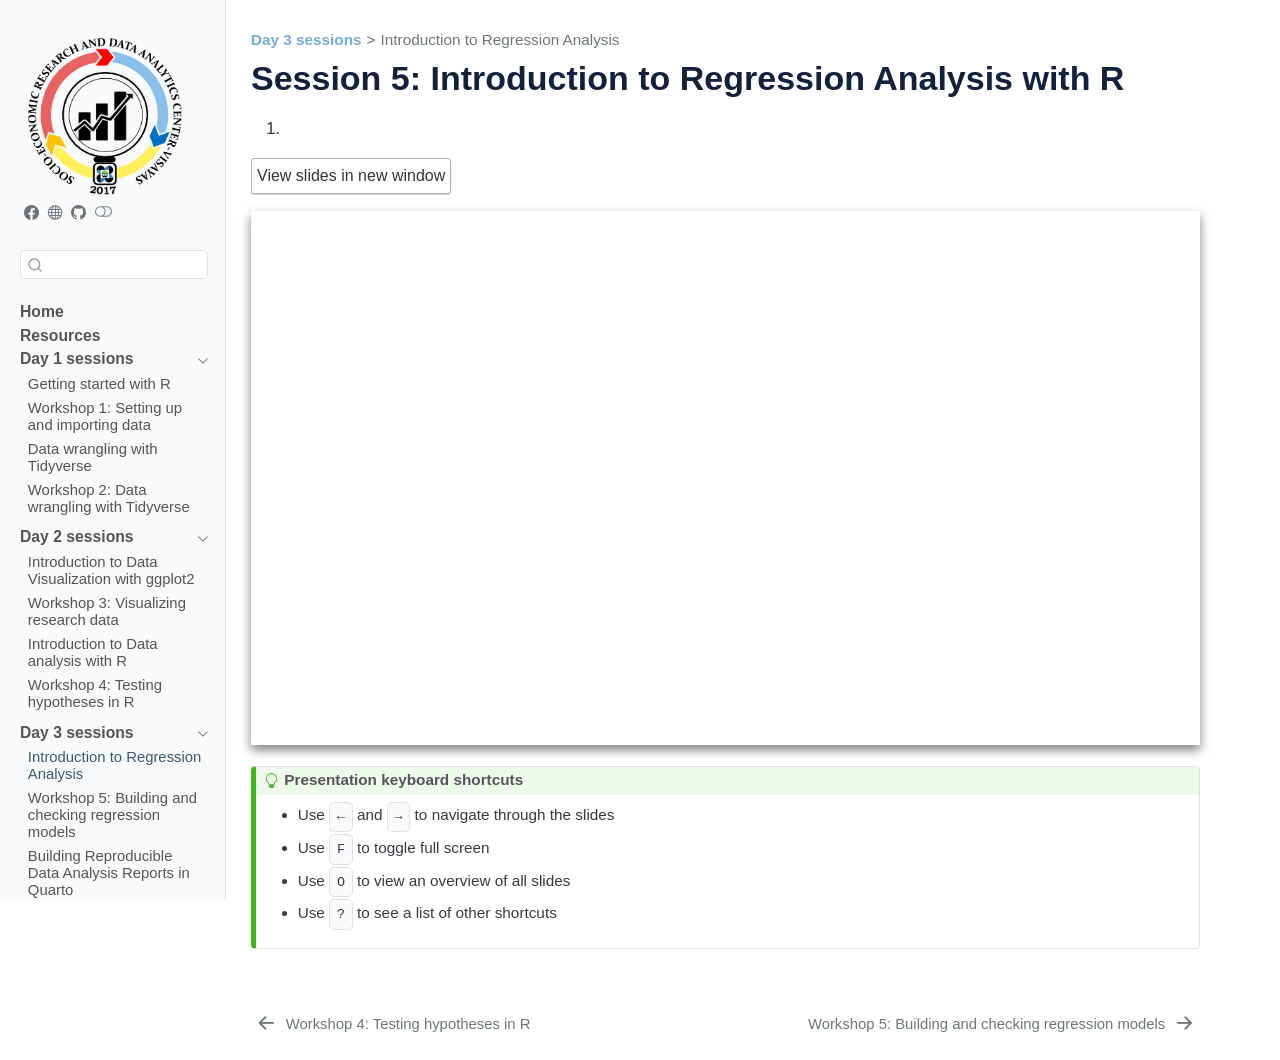
<file: docs/session-5-intro-regression-analysis.html>
<!DOCTYPE html>
<html xmlns="http://www.w3.org/1999/xhtml" lang="en" xml:lang="en"><head>

<meta charset="utf-8">
<meta name="generator" content="quarto-1.6.42">

<meta name="viewport" content="width=device-width, initial-scale=1.0, user-scalable=yes">


<title>Session 5: Introduction to Regression Analysis with R</title>
<style>
code{white-space: pre-wrap;}
span.smallcaps{font-variant: small-caps;}
div.columns{display: flex; gap: min(4vw, 1.5em);}
div.column{flex: auto; overflow-x: auto;}
div.hanging-indent{margin-left: 1.5em; text-indent: -1.5em;}
ul.task-list{list-style: none;}
ul.task-list li input[type="checkbox"] {
  width: 0.8em;
  margin: 0 0.8em 0.2em -1em; /* quarto-specific, see https://github.com/quarto-dev/quarto-cli/issues/4556 */ 
  vertical-align: middle;
}
</style>


<script src="site_libs/quarto-nav/quarto-nav.js"></script>
<script src="site_libs/clipboard/clipboard.min.js"></script>
<script src="site_libs/quarto-search/autocomplete.umd.js"></script>
<script src="site_libs/quarto-search/fuse.min.js"></script>
<script src="site_libs/quarto-search/quarto-search.js"></script>
<meta name="quarto:offset" content="./">
<link href="./w5-regression-analysis.html" rel="next">
<link href="./w4-statistical-analysis.html" rel="prev">
<link href="./plot/viserdac-logo.png" rel="icon" type="image/png">
<script src="site_libs/quarto-html/quarto.js"></script>
<script src="site_libs/quarto-html/popper.min.js"></script>
<script src="site_libs/quarto-html/tippy.umd.min.js"></script>
<script src="site_libs/quarto-html/anchor.min.js"></script>
<link href="site_libs/quarto-html/tippy.css" rel="stylesheet">
<link href="site_libs/quarto-html/quarto-syntax-highlighting-2f5df379a58b258e96c21c0638c20c03.css" rel="stylesheet" class="quarto-color-scheme" id="quarto-text-highlighting-styles">
<link href="site_libs/quarto-html/quarto-syntax-highlighting-dark-b53751a350365c71b6c909e95f209ed1.css" rel="prefetch" class="quarto-color-scheme quarto-color-alternate" id="quarto-text-highlighting-styles">
<script src="site_libs/bootstrap/bootstrap.min.js"></script>
<link href="site_libs/bootstrap/bootstrap-icons.css" rel="stylesheet">
<link href="site_libs/bootstrap/bootstrap-55680aca77aab0919a7a914f8007907e.min.css" rel="stylesheet" append-hash="true" class="quarto-color-scheme" id="quarto-bootstrap" data-mode="light">
<link href="site_libs/bootstrap/bootstrap-dark-8af8c540feb98deb536fd7436f0d7318.min.css" rel="prefetch" append-hash="true" class="quarto-color-scheme quarto-color-alternate" id="quarto-bootstrap" data-mode="dark">
<script id="quarto-search-options" type="application/json">{
  "location": "sidebar",
  "copy-button": false,
  "collapse-after": 3,
  "panel-placement": "start",
  "type": "textbox",
  "limit": 50,
  "keyboard-shortcut": [
    "f",
    "/",
    "s"
  ],
  "show-item-context": false,
  "language": {
    "search-no-results-text": "No results",
    "search-matching-documents-text": "matching documents",
    "search-copy-link-title": "Copy link to search",
    "search-hide-matches-text": "Hide additional matches",
    "search-more-match-text": "more match in this document",
    "search-more-matches-text": "more matches in this document",
    "search-clear-button-title": "Clear",
    "search-text-placeholder": "",
    "search-detached-cancel-button-title": "Cancel",
    "search-submit-button-title": "Submit",
    "search-label": "Search"
  }
}</script>


</head>

<body class="nav-sidebar docked fullcontent">

<div id="quarto-search-results"></div>
  <header id="quarto-header" class="headroom fixed-top">
  <nav class="quarto-secondary-nav">
    <div class="container-fluid d-flex">
      <button type="button" class="quarto-btn-toggle btn" data-bs-toggle="collapse" role="button" data-bs-target=".quarto-sidebar-collapse-item" aria-controls="quarto-sidebar" aria-expanded="false" aria-label="Toggle sidebar navigation" onclick="if (window.quartoToggleHeadroom) { window.quartoToggleHeadroom(); }">
        <i class="bi bi-layout-text-sidebar-reverse"></i>
      </button>
        <nav class="quarto-page-breadcrumbs" aria-label="breadcrumb"><ol class="breadcrumb"><li class="breadcrumb-item"><a href="./session-5-intro-regression-analysis.html"><strong>Day 3 sessions</strong></a></li><li class="breadcrumb-item"><a href="./session-5-intro-regression-analysis.html">Introduction to Regression Analysis</a></li></ol></nav>
        <a class="flex-grow-1" role="navigation" data-bs-toggle="collapse" data-bs-target=".quarto-sidebar-collapse-item" aria-controls="quarto-sidebar" aria-expanded="false" aria-label="Toggle sidebar navigation" onclick="if (window.quartoToggleHeadroom) { window.quartoToggleHeadroom(); }">      
        </a>
      <button type="button" class="btn quarto-search-button" aria-label="Search" onclick="window.quartoOpenSearch();">
        <i class="bi bi-search"></i>
      </button>
    </div>
  </nav>
</header>
<!-- content -->
<div id="quarto-content" class="quarto-container page-columns page-rows-contents page-layout-article">
<!-- sidebar -->
  <nav id="quarto-sidebar" class="sidebar collapse collapse-horizontal quarto-sidebar-collapse-item sidebar-navigation docked overflow-auto">
    <div class="pt-lg-2 mt-2 text-left sidebar-header">
      <a href="./index.html" class="sidebar-logo-link">
      <img src="./plot/viserdac-logo.png" alt="" class="sidebar-logo py-0 d-lg-inline d-none">
      </a>
      <div class="sidebar-tools-main tools-wide">
    <a href="https://www.facebook.com/viserdac/" title="" class="quarto-navigation-tool px-1" aria-label=""><i class="bi bi-facebook"></i></a>
    <a href="https://viserdac.vsu.edu.ph/" title="" class="quarto-navigation-tool px-1" aria-label=""><i class="bi bi-globe"></i></a>
    <a href="https://github.com/vsu-viserdac/r-programming-data-viz-analysis" title="" class="quarto-navigation-tool px-1" aria-label=""><i class="bi bi-github"></i></a>
  <a href="" class="quarto-color-scheme-toggle quarto-navigation-tool  px-1" onclick="window.quartoToggleColorScheme(); return false;" title="Toggle dark mode"><i class="bi"></i></a>
</div>
      </div>
        <div class="mt-2 flex-shrink-0 align-items-center">
        <div class="sidebar-search">
        <div id="quarto-search" class="" title="Search"></div>
        </div>
        </div>
    <div class="sidebar-menu-container"> 
    <ul class="list-unstyled mt-1">
        <li class="sidebar-item">
  <div class="sidebar-item-container"> 
  <a href="./index.html" class="sidebar-item-text sidebar-link">
 <span class="menu-text"><strong>Home</strong></span></a>
  </div>
</li>
        <li class="sidebar-item">
  <div class="sidebar-item-container"> 
  <a href="./resources.qmd" class="sidebar-item-text sidebar-link">
 <span class="menu-text"><strong>Resources</strong></span></a>
  </div>
</li>
        <li class="sidebar-item sidebar-item-section">
      <div class="sidebar-item-container"> 
            <a class="sidebar-item-text sidebar-link text-start" data-bs-toggle="collapse" data-bs-target="#quarto-sidebar-section-1" role="navigation" aria-expanded="true">
 <span class="menu-text"><strong>Day 1 sessions</strong></span></a>
          <a class="sidebar-item-toggle text-start" data-bs-toggle="collapse" data-bs-target="#quarto-sidebar-section-1" role="navigation" aria-expanded="true" aria-label="Toggle section">
            <i class="bi bi-chevron-right ms-2"></i>
          </a> 
      </div>
      <ul id="quarto-sidebar-section-1" class="collapse list-unstyled sidebar-section depth1 show">  
          <li class="sidebar-item">
  <div class="sidebar-item-container"> 
  <a href="./session-1-getting-started-r.html" class="sidebar-item-text sidebar-link">
 <span class="menu-text">Getting started with R</span></a>
  </div>
</li>
          <li class="sidebar-item">
  <div class="sidebar-item-container"> 
  <a href="./w1-getting-started-r.html" class="sidebar-item-text sidebar-link">
 <span class="menu-text">Workshop 1: Setting up and importing data</span></a>
  </div>
</li>
          <li class="sidebar-item">
  <div class="sidebar-item-container"> 
  <a href="./session-2-data-wrangling.html" class="sidebar-item-text sidebar-link">
 <span class="menu-text">Data wrangling with Tidyverse</span></a>
  </div>
</li>
          <li class="sidebar-item">
  <div class="sidebar-item-container"> 
  <a href="./w2-data-wrangling.html" class="sidebar-item-text sidebar-link">
 <span class="menu-text">Workshop 2: Data wrangling with Tidyverse</span></a>
  </div>
</li>
      </ul>
  </li>
        <li class="sidebar-item sidebar-item-section">
      <div class="sidebar-item-container"> 
            <a class="sidebar-item-text sidebar-link text-start" data-bs-toggle="collapse" data-bs-target="#quarto-sidebar-section-2" role="navigation" aria-expanded="true">
 <span class="menu-text"><strong>Day 2 sessions</strong></span></a>
          <a class="sidebar-item-toggle text-start" data-bs-toggle="collapse" data-bs-target="#quarto-sidebar-section-2" role="navigation" aria-expanded="true" aria-label="Toggle section">
            <i class="bi bi-chevron-right ms-2"></i>
          </a> 
      </div>
      <ul id="quarto-sidebar-section-2" class="collapse list-unstyled sidebar-section depth1 show">  
          <li class="sidebar-item">
  <div class="sidebar-item-container"> 
  <a href="./session-3-intro-data-viz.html" class="sidebar-item-text sidebar-link">
 <span class="menu-text">Introduction to Data Visualization with ggplot2</span></a>
  </div>
</li>
          <li class="sidebar-item">
  <div class="sidebar-item-container"> 
  <a href="./w3-dataviz.html" class="sidebar-item-text sidebar-link">
 <span class="menu-text">Workshop 3: Visualizing research data</span></a>
  </div>
</li>
          <li class="sidebar-item">
  <div class="sidebar-item-container"> 
  <a href="./session-4-intro-data-analysis.html" class="sidebar-item-text sidebar-link">
 <span class="menu-text">Introduction to Data analysis with R</span></a>
  </div>
</li>
          <li class="sidebar-item">
  <div class="sidebar-item-container"> 
  <a href="./w4-statistical-analysis.html" class="sidebar-item-text sidebar-link">
 <span class="menu-text">Workshop 4: Testing hypotheses in R</span></a>
  </div>
</li>
      </ul>
  </li>
        <li class="sidebar-item sidebar-item-section">
      <div class="sidebar-item-container"> 
            <a class="sidebar-item-text sidebar-link text-start" data-bs-toggle="collapse" data-bs-target="#quarto-sidebar-section-3" role="navigation" aria-expanded="true">
 <span class="menu-text"><strong>Day 3 sessions</strong></span></a>
          <a class="sidebar-item-toggle text-start" data-bs-toggle="collapse" data-bs-target="#quarto-sidebar-section-3" role="navigation" aria-expanded="true" aria-label="Toggle section">
            <i class="bi bi-chevron-right ms-2"></i>
          </a> 
      </div>
      <ul id="quarto-sidebar-section-3" class="collapse list-unstyled sidebar-section depth1 show">  
          <li class="sidebar-item">
  <div class="sidebar-item-container"> 
  <a href="./session-5-intro-regression-analysis.html" class="sidebar-item-text sidebar-link active">
 <span class="menu-text">Introduction to Regression Analysis</span></a>
  </div>
</li>
          <li class="sidebar-item">
  <div class="sidebar-item-container"> 
  <a href="./w5-regression-analysis.html" class="sidebar-item-text sidebar-link">
 <span class="menu-text">Workshop 5: Building and checking regression models</span></a>
  </div>
</li>
          <li class="sidebar-item">
  <div class="sidebar-item-container"> 
  <a href="./session-6-reproducible-report.html" class="sidebar-item-text sidebar-link">
 <span class="menu-text">Building Reproducible Data Analysis Reports in Quarto</span></a>
  </div>
</li>
          <li class="sidebar-item">
 <span class="menu-text">Workshop 6: Generating an HTML report</span>
  </li>
      </ul>
  </li>
    </ul>
    </div>
</nav>
<div id="quarto-sidebar-glass" class="quarto-sidebar-collapse-item" data-bs-toggle="collapse" data-bs-target=".quarto-sidebar-collapse-item"></div>
<!-- margin-sidebar -->
    
<!-- main -->
<main class="content" id="quarto-document-content">

<header id="title-block-header" class="quarto-title-block default"><nav class="quarto-page-breadcrumbs quarto-title-breadcrumbs d-none d-lg-block" aria-label="breadcrumb"><ol class="breadcrumb"><li class="breadcrumb-item"><a href="./session-5-intro-regression-analysis.html"><strong>Day 3 sessions</strong></a></li><li class="breadcrumb-item"><a href="./session-5-intro-regression-analysis.html">Introduction to Regression Analysis</a></li></ol></nav>
<div class="quarto-title">
<h1 class="title">Session 5: Introduction to Regression Analysis with R</h1>
</div>



<div class="quarto-title-meta">

    
  
    
  </div>
  


</header>


<ol type="1">
<li></li>
</ol>
<p><a href="https://vsu-viserdac.github.io/training-presentation/s5-regression-analysis" target="_blank" class="btn-slides">View slides in new window</a></p>
<div class="box" style="padding-bottom:56.25%; position:relative; display:block; width: 100%">
<iframe width="100%" height="100%" src="https://vsu-viserdac.github.io/training-presentation/s5-regression-analysis" frameborder="0" allowfullscreen="" style="position:absolute; top:0; left: 0">
</iframe>
</div>
<div class="callout callout-style-default callout-tip callout-titled">
<div class="callout-header d-flex align-content-center">
<div class="callout-icon-container">
<i class="callout-icon"></i>
</div>
<div class="callout-title-container flex-fill">
Presentation keyboard shortcuts
</div>
</div>
<div class="callout-body-container callout-body">
<div class="text-line-space">
<ul>
<li>
Use <kbd>←</kbd> and <kbd>→</kbd> to navigate through the slides
</li>
<li>
Use <kbd>F</kbd> to toggle full screen
</li>
<li>
Use <kbd>O</kbd> to view an overview of all slides
</li>
<li>
Use <kbd>?</kbd> to see a list of other shortcuts
</li>
</ul>
</div>
</div>
</div>



</main> <!-- /main -->
<script id="quarto-html-after-body" type="application/javascript">
window.document.addEventListener("DOMContentLoaded", function (event) {
  const toggleBodyColorMode = (bsSheetEl) => {
    const mode = bsSheetEl.getAttribute("data-mode");
    const bodyEl = window.document.querySelector("body");
    if (mode === "dark") {
      bodyEl.classList.add("quarto-dark");
      bodyEl.classList.remove("quarto-light");
    } else {
      bodyEl.classList.add("quarto-light");
      bodyEl.classList.remove("quarto-dark");
    }
  }
  const toggleBodyColorPrimary = () => {
    const bsSheetEl = window.document.querySelector("link#quarto-bootstrap");
    if (bsSheetEl) {
      toggleBodyColorMode(bsSheetEl);
    }
  }
  toggleBodyColorPrimary();  
  const disableStylesheet = (stylesheets) => {
    for (let i=0; i < stylesheets.length; i++) {
      const stylesheet = stylesheets[i];
      stylesheet.rel = 'prefetch';
    }
  }
  const enableStylesheet = (stylesheets) => {
    for (let i=0; i < stylesheets.length; i++) {
      const stylesheet = stylesheets[i];
      stylesheet.rel = 'stylesheet';
    }
  }
  const manageTransitions = (selector, allowTransitions) => {
    const els = window.document.querySelectorAll(selector);
    for (let i=0; i < els.length; i++) {
      const el = els[i];
      if (allowTransitions) {
        el.classList.remove('notransition');
      } else {
        el.classList.add('notransition');
      }
    }
  }
  const toggleGiscusIfUsed = (isAlternate, darkModeDefault) => {
    const baseTheme = document.querySelector('#giscus-base-theme')?.value ?? 'light';
    const alternateTheme = document.querySelector('#giscus-alt-theme')?.value ?? 'dark';
    let newTheme = '';
    if(darkModeDefault) {
      newTheme = isAlternate ? baseTheme : alternateTheme;
    } else {
      newTheme = isAlternate ? alternateTheme : baseTheme;
    }
    const changeGiscusTheme = () => {
      // From: https://github.com/giscus/giscus/issues/336
      const sendMessage = (message) => {
        const iframe = document.querySelector('iframe.giscus-frame');
        if (!iframe) return;
        iframe.contentWindow.postMessage({ giscus: message }, 'https://giscus.app');
      }
      sendMessage({
        setConfig: {
          theme: newTheme
        }
      });
    }
    const isGiscussLoaded = window.document.querySelector('iframe.giscus-frame') !== null;
    if (isGiscussLoaded) {
      changeGiscusTheme();
    }
  }
  const toggleColorMode = (alternate) => {
    // Switch the stylesheets
    const alternateStylesheets = window.document.querySelectorAll('link.quarto-color-scheme.quarto-color-alternate');
    manageTransitions('#quarto-margin-sidebar .nav-link', false);
    if (alternate) {
      enableStylesheet(alternateStylesheets);
      for (const sheetNode of alternateStylesheets) {
        if (sheetNode.id === "quarto-bootstrap") {
          toggleBodyColorMode(sheetNode);
        }
      }
    } else {
      disableStylesheet(alternateStylesheets);
      toggleBodyColorPrimary();
    }
    manageTransitions('#quarto-margin-sidebar .nav-link', true);
    // Switch the toggles
    const toggles = window.document.querySelectorAll('.quarto-color-scheme-toggle');
    for (let i=0; i < toggles.length; i++) {
      const toggle = toggles[i];
      if (toggle) {
        if (alternate) {
          toggle.classList.add("alternate");     
        } else {
          toggle.classList.remove("alternate");
        }
      }
    }
    // Hack to workaround the fact that safari doesn't
    // properly recolor the scrollbar when toggling (#1455)
    if (navigator.userAgent.indexOf('Safari') > 0 && navigator.userAgent.indexOf('Chrome') == -1) {
      manageTransitions("body", false);
      window.scrollTo(0, 1);
      setTimeout(() => {
        window.scrollTo(0, 0);
        manageTransitions("body", true);
      }, 40);  
    }
  }
  const isFileUrl = () => { 
    return window.location.protocol === 'file:';
  }
  const hasAlternateSentinel = () => {  
    let styleSentinel = getColorSchemeSentinel();
    if (styleSentinel !== null) {
      return styleSentinel === "alternate";
    } else {
      return false;
    }
  }
  const setStyleSentinel = (alternate) => {
    const value = alternate ? "alternate" : "default";
    if (!isFileUrl()) {
      window.localStorage.setItem("quarto-color-scheme", value);
    } else {
      localAlternateSentinel = value;
    }
  }
  const getColorSchemeSentinel = () => {
    if (!isFileUrl()) {
      const storageValue = window.localStorage.getItem("quarto-color-scheme");
      return storageValue != null ? storageValue : localAlternateSentinel;
    } else {
      return localAlternateSentinel;
    }
  }
  const darkModeDefault = false;
  let localAlternateSentinel = darkModeDefault ? 'alternate' : 'default';
  // Dark / light mode switch
  window.quartoToggleColorScheme = () => {
    // Read the current dark / light value 
    let toAlternate = !hasAlternateSentinel();
    toggleColorMode(toAlternate);
    setStyleSentinel(toAlternate);
    toggleGiscusIfUsed(toAlternate, darkModeDefault);
  };
  // Ensure there is a toggle, if there isn't float one in the top right
  if (window.document.querySelector('.quarto-color-scheme-toggle') === null) {
    const a = window.document.createElement('a');
    a.classList.add('top-right');
    a.classList.add('quarto-color-scheme-toggle');
    a.href = "";
    a.onclick = function() { try { window.quartoToggleColorScheme(); } catch {} return false; };
    const i = window.document.createElement("i");
    i.classList.add('bi');
    a.appendChild(i);
    window.document.body.appendChild(a);
  }
  // Switch to dark mode if need be
  if (hasAlternateSentinel()) {
    toggleColorMode(true);
  } else {
    toggleColorMode(false);
  }
  const icon = "";
  const anchorJS = new window.AnchorJS();
  anchorJS.options = {
    placement: 'right',
    icon: icon
  };
  anchorJS.add('.anchored');
  const isCodeAnnotation = (el) => {
    for (const clz of el.classList) {
      if (clz.startsWith('code-annotation-')) {                     
        return true;
      }
    }
    return false;
  }
  const onCopySuccess = function(e) {
    // button target
    const button = e.trigger;
    // don't keep focus
    button.blur();
    // flash "checked"
    button.classList.add('code-copy-button-checked');
    var currentTitle = button.getAttribute("title");
    button.setAttribute("title", "Copied!");
    let tooltip;
    if (window.bootstrap) {
      button.setAttribute("data-bs-toggle", "tooltip");
      button.setAttribute("data-bs-placement", "left");
      button.setAttribute("data-bs-title", "Copied!");
      tooltip = new bootstrap.Tooltip(button, 
        { trigger: "manual", 
          customClass: "code-copy-button-tooltip",
          offset: [0, -8]});
      tooltip.show();    
    }
    setTimeout(function() {
      if (tooltip) {
        tooltip.hide();
        button.removeAttribute("data-bs-title");
        button.removeAttribute("data-bs-toggle");
        button.removeAttribute("data-bs-placement");
      }
      button.setAttribute("title", currentTitle);
      button.classList.remove('code-copy-button-checked');
    }, 1000);
    // clear code selection
    e.clearSelection();
  }
  const getTextToCopy = function(trigger) {
      const codeEl = trigger.previousElementSibling.cloneNode(true);
      for (const childEl of codeEl.children) {
        if (isCodeAnnotation(childEl)) {
          childEl.remove();
        }
      }
      return codeEl.innerText;
  }
  const clipboard = new window.ClipboardJS('.code-copy-button:not([data-in-quarto-modal])', {
    text: getTextToCopy
  });
  clipboard.on('success', onCopySuccess);
  if (window.document.getElementById('quarto-embedded-source-code-modal')) {
    const clipboardModal = new window.ClipboardJS('.code-copy-button[data-in-quarto-modal]', {
      text: getTextToCopy,
      container: window.document.getElementById('quarto-embedded-source-code-modal')
    });
    clipboardModal.on('success', onCopySuccess);
  }
    var localhostRegex = new RegExp(/^(?:http|https):\/\/localhost\:?[0-9]*\//);
    var mailtoRegex = new RegExp(/^mailto:/);
      var filterRegex = new RegExp("https:\/\/vsu-viserdac\.github\.io\/r-programming-data-viz-analysis\/");
    var isInternal = (href) => {
        return filterRegex.test(href) || localhostRegex.test(href) || mailtoRegex.test(href);
    }
    // Inspect non-navigation links and adorn them if external
 	var links = window.document.querySelectorAll('a[href]:not(.nav-link):not(.navbar-brand):not(.toc-action):not(.sidebar-link):not(.sidebar-item-toggle):not(.pagination-link):not(.no-external):not([aria-hidden]):not(.dropdown-item):not(.quarto-navigation-tool):not(.about-link)');
    for (var i=0; i<links.length; i++) {
      const link = links[i];
      if (!isInternal(link.href)) {
        // undo the damage that might have been done by quarto-nav.js in the case of
        // links that we want to consider external
        if (link.dataset.originalHref !== undefined) {
          link.href = link.dataset.originalHref;
        }
      }
    }
  function tippyHover(el, contentFn, onTriggerFn, onUntriggerFn) {
    const config = {
      allowHTML: true,
      maxWidth: 500,
      delay: 100,
      arrow: false,
      appendTo: function(el) {
          return el.parentElement;
      },
      interactive: true,
      interactiveBorder: 10,
      theme: 'quarto',
      placement: 'bottom-start',
    };
    if (contentFn) {
      config.content = contentFn;
    }
    if (onTriggerFn) {
      config.onTrigger = onTriggerFn;
    }
    if (onUntriggerFn) {
      config.onUntrigger = onUntriggerFn;
    }
    window.tippy(el, config); 
  }
  const noterefs = window.document.querySelectorAll('a[role="doc-noteref"]');
  for (var i=0; i<noterefs.length; i++) {
    const ref = noterefs[i];
    tippyHover(ref, function() {
      // use id or data attribute instead here
      let href = ref.getAttribute('data-footnote-href') || ref.getAttribute('href');
      try { href = new URL(href).hash; } catch {}
      const id = href.replace(/^#\/?/, "");
      const note = window.document.getElementById(id);
      if (note) {
        return note.innerHTML;
      } else {
        return "";
      }
    });
  }
  const xrefs = window.document.querySelectorAll('a.quarto-xref');
  const processXRef = (id, note) => {
    // Strip column container classes
    const stripColumnClz = (el) => {
      el.classList.remove("page-full", "page-columns");
      if (el.children) {
        for (const child of el.children) {
          stripColumnClz(child);
        }
      }
    }
    stripColumnClz(note)
    if (id === null || id.startsWith('sec-')) {
      // Special case sections, only their first couple elements
      const container = document.createElement("div");
      if (note.children && note.children.length > 2) {
        container.appendChild(note.children[0].cloneNode(true));
        for (let i = 1; i < note.children.length; i++) {
          const child = note.children[i];
          if (child.tagName === "P" && child.innerText === "") {
            continue;
          } else {
            container.appendChild(child.cloneNode(true));
            break;
          }
        }
        if (window.Quarto?.typesetMath) {
          window.Quarto.typesetMath(container);
        }
        return container.innerHTML
      } else {
        if (window.Quarto?.typesetMath) {
          window.Quarto.typesetMath(note);
        }
        return note.innerHTML;
      }
    } else {
      // Remove any anchor links if they are present
      const anchorLink = note.querySelector('a.anchorjs-link');
      if (anchorLink) {
        anchorLink.remove();
      }
      if (window.Quarto?.typesetMath) {
        window.Quarto.typesetMath(note);
      }
      if (note.classList.contains("callout")) {
        return note.outerHTML;
      } else {
        return note.innerHTML;
      }
    }
  }
  for (var i=0; i<xrefs.length; i++) {
    const xref = xrefs[i];
    tippyHover(xref, undefined, function(instance) {
      instance.disable();
      let url = xref.getAttribute('href');
      let hash = undefined; 
      if (url.startsWith('#')) {
        hash = url;
      } else {
        try { hash = new URL(url).hash; } catch {}
      }
      if (hash) {
        const id = hash.replace(/^#\/?/, "");
        const note = window.document.getElementById(id);
        if (note !== null) {
          try {
            const html = processXRef(id, note.cloneNode(true));
            instance.setContent(html);
          } finally {
            instance.enable();
            instance.show();
          }
        } else {
          // See if we can fetch this
          fetch(url.split('#')[0])
          .then(res => res.text())
          .then(html => {
            const parser = new DOMParser();
            const htmlDoc = parser.parseFromString(html, "text/html");
            const note = htmlDoc.getElementById(id);
            if (note !== null) {
              const html = processXRef(id, note);
              instance.setContent(html);
            } 
          }).finally(() => {
            instance.enable();
            instance.show();
          });
        }
      } else {
        // See if we can fetch a full url (with no hash to target)
        // This is a special case and we should probably do some content thinning / targeting
        fetch(url)
        .then(res => res.text())
        .then(html => {
          const parser = new DOMParser();
          const htmlDoc = parser.parseFromString(html, "text/html");
          const note = htmlDoc.querySelector('main.content');
          if (note !== null) {
            // This should only happen for chapter cross references
            // (since there is no id in the URL)
            // remove the first header
            if (note.children.length > 0 && note.children[0].tagName === "HEADER") {
              note.children[0].remove();
            }
            const html = processXRef(null, note);
            instance.setContent(html);
          } 
        }).finally(() => {
          instance.enable();
          instance.show();
        });
      }
    }, function(instance) {
    });
  }
      let selectedAnnoteEl;
      const selectorForAnnotation = ( cell, annotation) => {
        let cellAttr = 'data-code-cell="' + cell + '"';
        let lineAttr = 'data-code-annotation="' +  annotation + '"';
        const selector = 'span[' + cellAttr + '][' + lineAttr + ']';
        return selector;
      }
      const selectCodeLines = (annoteEl) => {
        const doc = window.document;
        const targetCell = annoteEl.getAttribute("data-target-cell");
        const targetAnnotation = annoteEl.getAttribute("data-target-annotation");
        const annoteSpan = window.document.querySelector(selectorForAnnotation(targetCell, targetAnnotation));
        const lines = annoteSpan.getAttribute("data-code-lines").split(",");
        const lineIds = lines.map((line) => {
          return targetCell + "-" + line;
        })
        let top = null;
        let height = null;
        let parent = null;
        if (lineIds.length > 0) {
            //compute the position of the single el (top and bottom and make a div)
            const el = window.document.getElementById(lineIds[0]);
            top = el.offsetTop;
            height = el.offsetHeight;
            parent = el.parentElement.parentElement;
          if (lineIds.length > 1) {
            const lastEl = window.document.getElementById(lineIds[lineIds.length - 1]);
            const bottom = lastEl.offsetTop + lastEl.offsetHeight;
            height = bottom - top;
          }
          if (top !== null && height !== null && parent !== null) {
            // cook up a div (if necessary) and position it 
            let div = window.document.getElementById("code-annotation-line-highlight");
            if (div === null) {
              div = window.document.createElement("div");
              div.setAttribute("id", "code-annotation-line-highlight");
              div.style.position = 'absolute';
              parent.appendChild(div);
            }
            div.style.top = top - 2 + "px";
            div.style.height = height + 4 + "px";
            div.style.left = 0;
            let gutterDiv = window.document.getElementById("code-annotation-line-highlight-gutter");
            if (gutterDiv === null) {
              gutterDiv = window.document.createElement("div");
              gutterDiv.setAttribute("id", "code-annotation-line-highlight-gutter");
              gutterDiv.style.position = 'absolute';
              const codeCell = window.document.getElementById(targetCell);
              const gutter = codeCell.querySelector('.code-annotation-gutter');
              gutter.appendChild(gutterDiv);
            }
            gutterDiv.style.top = top - 2 + "px";
            gutterDiv.style.height = height + 4 + "px";
          }
          selectedAnnoteEl = annoteEl;
        }
      };
      const unselectCodeLines = () => {
        const elementsIds = ["code-annotation-line-highlight", "code-annotation-line-highlight-gutter"];
        elementsIds.forEach((elId) => {
          const div = window.document.getElementById(elId);
          if (div) {
            div.remove();
          }
        });
        selectedAnnoteEl = undefined;
      };
        // Handle positioning of the toggle
    window.addEventListener(
      "resize",
      throttle(() => {
        elRect = undefined;
        if (selectedAnnoteEl) {
          selectCodeLines(selectedAnnoteEl);
        }
      }, 10)
    );
    function throttle(fn, ms) {
    let throttle = false;
    let timer;
      return (...args) => {
        if(!throttle) { // first call gets through
            fn.apply(this, args);
            throttle = true;
        } else { // all the others get throttled
            if(timer) clearTimeout(timer); // cancel #2
            timer = setTimeout(() => {
              fn.apply(this, args);
              timer = throttle = false;
            }, ms);
        }
      };
    }
      // Attach click handler to the DT
      const annoteDls = window.document.querySelectorAll('dt[data-target-cell]');
      for (const annoteDlNode of annoteDls) {
        annoteDlNode.addEventListener('click', (event) => {
          const clickedEl = event.target;
          if (clickedEl !== selectedAnnoteEl) {
            unselectCodeLines();
            const activeEl = window.document.querySelector('dt[data-target-cell].code-annotation-active');
            if (activeEl) {
              activeEl.classList.remove('code-annotation-active');
            }
            selectCodeLines(clickedEl);
            clickedEl.classList.add('code-annotation-active');
          } else {
            // Unselect the line
            unselectCodeLines();
            clickedEl.classList.remove('code-annotation-active');
          }
        });
      }
  const findCites = (el) => {
    const parentEl = el.parentElement;
    if (parentEl) {
      const cites = parentEl.dataset.cites;
      if (cites) {
        return {
          el,
          cites: cites.split(' ')
        };
      } else {
        return findCites(el.parentElement)
      }
    } else {
      return undefined;
    }
  };
  var bibliorefs = window.document.querySelectorAll('a[role="doc-biblioref"]');
  for (var i=0; i<bibliorefs.length; i++) {
    const ref = bibliorefs[i];
    const citeInfo = findCites(ref);
    if (citeInfo) {
      tippyHover(citeInfo.el, function() {
        var popup = window.document.createElement('div');
        citeInfo.cites.forEach(function(cite) {
          var citeDiv = window.document.createElement('div');
          citeDiv.classList.add('hanging-indent');
          citeDiv.classList.add('csl-entry');
          var biblioDiv = window.document.getElementById('ref-' + cite);
          if (biblioDiv) {
            citeDiv.innerHTML = biblioDiv.innerHTML;
          }
          popup.appendChild(citeDiv);
        });
        return popup.innerHTML;
      });
    }
  }
});
</script>
<nav class="page-navigation">
  <div class="nav-page nav-page-previous">
      <a href="./w4-statistical-analysis.html" class="pagination-link" aria-label="Workshop 4: Testing hypotheses in R">
        <i class="bi bi-arrow-left-short"></i> <span class="nav-page-text">Workshop 4: Testing hypotheses in R</span>
      </a>          
  </div>
  <div class="nav-page nav-page-next">
      <a href="./w5-regression-analysis.html" class="pagination-link" aria-label="Workshop 5: Building and checking regression models">
        <span class="nav-page-text">Workshop 5: Building and checking regression models</span> <i class="bi bi-arrow-right-short"></i>
      </a>
  </div>
</nav>
</div> <!-- /content -->




</body></html>
</file>
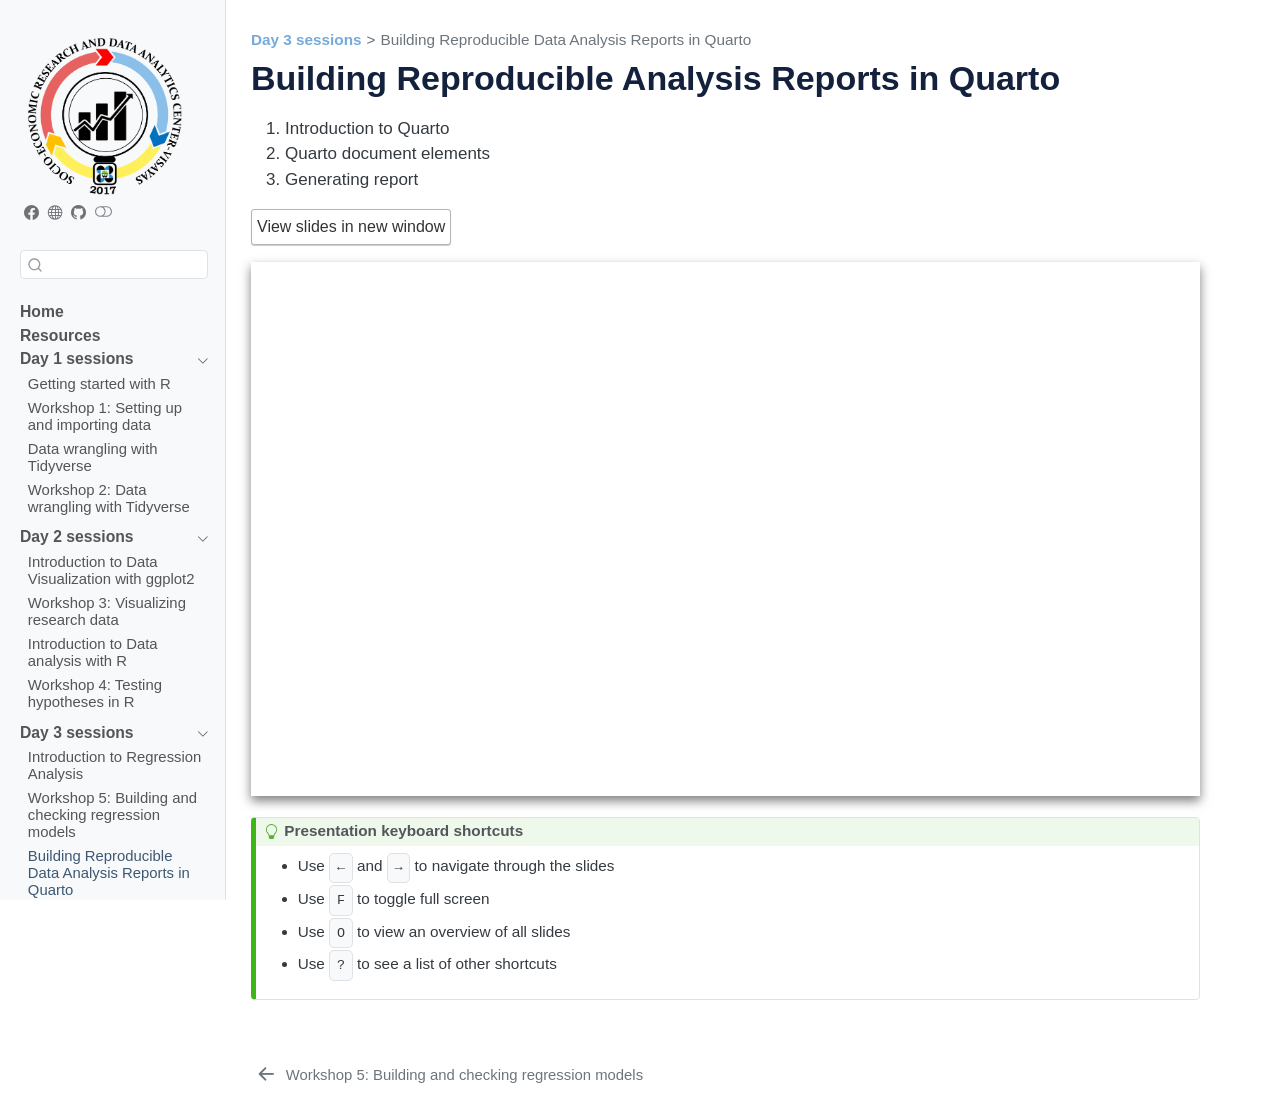
<file: docs/session-6-reproducible-report.html>
<!DOCTYPE html>
<html xmlns="http://www.w3.org/1999/xhtml" lang="en" xml:lang="en"><head>

<meta charset="utf-8">
<meta name="generator" content="quarto-1.6.42">

<meta name="viewport" content="width=device-width, initial-scale=1.0, user-scalable=yes">


<title>Building Reproducible Analysis Reports in Quarto</title>
<style>
code{white-space: pre-wrap;}
span.smallcaps{font-variant: small-caps;}
div.columns{display: flex; gap: min(4vw, 1.5em);}
div.column{flex: auto; overflow-x: auto;}
div.hanging-indent{margin-left: 1.5em; text-indent: -1.5em;}
ul.task-list{list-style: none;}
ul.task-list li input[type="checkbox"] {
  width: 0.8em;
  margin: 0 0.8em 0.2em -1em; /* quarto-specific, see https://github.com/quarto-dev/quarto-cli/issues/4556 */ 
  vertical-align: middle;
}
</style>


<script src="site_libs/quarto-nav/quarto-nav.js"></script>
<script src="site_libs/clipboard/clipboard.min.js"></script>
<script src="site_libs/quarto-search/autocomplete.umd.js"></script>
<script src="site_libs/quarto-search/fuse.min.js"></script>
<script src="site_libs/quarto-search/quarto-search.js"></script>
<meta name="quarto:offset" content="./">
<link href="./w5-regression-analysis.html" rel="prev">
<link href="./plot/viserdac-logo.png" rel="icon" type="image/png">
<script src="site_libs/quarto-html/quarto.js"></script>
<script src="site_libs/quarto-html/popper.min.js"></script>
<script src="site_libs/quarto-html/tippy.umd.min.js"></script>
<script src="site_libs/quarto-html/anchor.min.js"></script>
<link href="site_libs/quarto-html/tippy.css" rel="stylesheet">
<link href="site_libs/quarto-html/quarto-syntax-highlighting-2f5df379a58b258e96c21c0638c20c03.css" rel="stylesheet" class="quarto-color-scheme" id="quarto-text-highlighting-styles">
<link href="site_libs/quarto-html/quarto-syntax-highlighting-dark-b53751a350365c71b6c909e95f209ed1.css" rel="prefetch" class="quarto-color-scheme quarto-color-alternate" id="quarto-text-highlighting-styles">
<script src="site_libs/bootstrap/bootstrap.min.js"></script>
<link href="site_libs/bootstrap/bootstrap-icons.css" rel="stylesheet">
<link href="site_libs/bootstrap/bootstrap-55680aca77aab0919a7a914f8007907e.min.css" rel="stylesheet" append-hash="true" class="quarto-color-scheme" id="quarto-bootstrap" data-mode="light">
<link href="site_libs/bootstrap/bootstrap-dark-8af8c540feb98deb536fd7436f0d7318.min.css" rel="prefetch" append-hash="true" class="quarto-color-scheme quarto-color-alternate" id="quarto-bootstrap" data-mode="dark">
<script id="quarto-search-options" type="application/json">{
  "location": "sidebar",
  "copy-button": false,
  "collapse-after": 3,
  "panel-placement": "start",
  "type": "textbox",
  "limit": 50,
  "keyboard-shortcut": [
    "f",
    "/",
    "s"
  ],
  "show-item-context": false,
  "language": {
    "search-no-results-text": "No results",
    "search-matching-documents-text": "matching documents",
    "search-copy-link-title": "Copy link to search",
    "search-hide-matches-text": "Hide additional matches",
    "search-more-match-text": "more match in this document",
    "search-more-matches-text": "more matches in this document",
    "search-clear-button-title": "Clear",
    "search-text-placeholder": "",
    "search-detached-cancel-button-title": "Cancel",
    "search-submit-button-title": "Submit",
    "search-label": "Search"
  }
}</script>


</head>

<body class="nav-sidebar docked fullcontent">

<div id="quarto-search-results"></div>
  <header id="quarto-header" class="headroom fixed-top">
  <nav class="quarto-secondary-nav">
    <div class="container-fluid d-flex">
      <button type="button" class="quarto-btn-toggle btn" data-bs-toggle="collapse" role="button" data-bs-target=".quarto-sidebar-collapse-item" aria-controls="quarto-sidebar" aria-expanded="false" aria-label="Toggle sidebar navigation" onclick="if (window.quartoToggleHeadroom) { window.quartoToggleHeadroom(); }">
        <i class="bi bi-layout-text-sidebar-reverse"></i>
      </button>
        <nav class="quarto-page-breadcrumbs" aria-label="breadcrumb"><ol class="breadcrumb"><li class="breadcrumb-item"><a href="./session-5-intro-regression-analysis.html"><strong>Day 3 sessions</strong></a></li><li class="breadcrumb-item"><a href="./session-6-reproducible-report.html">Building Reproducible Data Analysis Reports in Quarto</a></li></ol></nav>
        <a class="flex-grow-1" role="navigation" data-bs-toggle="collapse" data-bs-target=".quarto-sidebar-collapse-item" aria-controls="quarto-sidebar" aria-expanded="false" aria-label="Toggle sidebar navigation" onclick="if (window.quartoToggleHeadroom) { window.quartoToggleHeadroom(); }">      
        </a>
      <button type="button" class="btn quarto-search-button" aria-label="Search" onclick="window.quartoOpenSearch();">
        <i class="bi bi-search"></i>
      </button>
    </div>
  </nav>
</header>
<!-- content -->
<div id="quarto-content" class="quarto-container page-columns page-rows-contents page-layout-article">
<!-- sidebar -->
  <nav id="quarto-sidebar" class="sidebar collapse collapse-horizontal quarto-sidebar-collapse-item sidebar-navigation docked overflow-auto">
    <div class="pt-lg-2 mt-2 text-left sidebar-header">
      <a href="./index.html" class="sidebar-logo-link">
      <img src="./plot/viserdac-logo.png" alt="" class="sidebar-logo py-0 d-lg-inline d-none">
      </a>
      <div class="sidebar-tools-main tools-wide">
    <a href="https://www.facebook.com/viserdac/" title="" class="quarto-navigation-tool px-1" aria-label=""><i class="bi bi-facebook"></i></a>
    <a href="https://viserdac.vsu.edu.ph/" title="" class="quarto-navigation-tool px-1" aria-label=""><i class="bi bi-globe"></i></a>
    <a href="https://github.com/vsu-viserdac/r-programming-data-viz-analysis" title="" class="quarto-navigation-tool px-1" aria-label=""><i class="bi bi-github"></i></a>
  <a href="" class="quarto-color-scheme-toggle quarto-navigation-tool  px-1" onclick="window.quartoToggleColorScheme(); return false;" title="Toggle dark mode"><i class="bi"></i></a>
</div>
      </div>
        <div class="mt-2 flex-shrink-0 align-items-center">
        <div class="sidebar-search">
        <div id="quarto-search" class="" title="Search"></div>
        </div>
        </div>
    <div class="sidebar-menu-container"> 
    <ul class="list-unstyled mt-1">
        <li class="sidebar-item">
  <div class="sidebar-item-container"> 
  <a href="./index.html" class="sidebar-item-text sidebar-link">
 <span class="menu-text"><strong>Home</strong></span></a>
  </div>
</li>
        <li class="sidebar-item">
  <div class="sidebar-item-container"> 
  <a href="./resources.qmd" class="sidebar-item-text sidebar-link">
 <span class="menu-text"><strong>Resources</strong></span></a>
  </div>
</li>
        <li class="sidebar-item sidebar-item-section">
      <div class="sidebar-item-container"> 
            <a class="sidebar-item-text sidebar-link text-start" data-bs-toggle="collapse" data-bs-target="#quarto-sidebar-section-1" role="navigation" aria-expanded="true">
 <span class="menu-text"><strong>Day 1 sessions</strong></span></a>
          <a class="sidebar-item-toggle text-start" data-bs-toggle="collapse" data-bs-target="#quarto-sidebar-section-1" role="navigation" aria-expanded="true" aria-label="Toggle section">
            <i class="bi bi-chevron-right ms-2"></i>
          </a> 
      </div>
      <ul id="quarto-sidebar-section-1" class="collapse list-unstyled sidebar-section depth1 show">  
          <li class="sidebar-item">
  <div class="sidebar-item-container"> 
  <a href="./session-1-getting-started-r.html" class="sidebar-item-text sidebar-link">
 <span class="menu-text">Getting started with R</span></a>
  </div>
</li>
          <li class="sidebar-item">
  <div class="sidebar-item-container"> 
  <a href="./w1-getting-started-r.html" class="sidebar-item-text sidebar-link">
 <span class="menu-text">Workshop 1: Setting up and importing data</span></a>
  </div>
</li>
          <li class="sidebar-item">
  <div class="sidebar-item-container"> 
  <a href="./session-2-data-wrangling.html" class="sidebar-item-text sidebar-link">
 <span class="menu-text">Data wrangling with Tidyverse</span></a>
  </div>
</li>
          <li class="sidebar-item">
  <div class="sidebar-item-container"> 
  <a href="./w2-data-wrangling.html" class="sidebar-item-text sidebar-link">
 <span class="menu-text">Workshop 2: Data wrangling with Tidyverse</span></a>
  </div>
</li>
      </ul>
  </li>
        <li class="sidebar-item sidebar-item-section">
      <div class="sidebar-item-container"> 
            <a class="sidebar-item-text sidebar-link text-start" data-bs-toggle="collapse" data-bs-target="#quarto-sidebar-section-2" role="navigation" aria-expanded="true">
 <span class="menu-text"><strong>Day 2 sessions</strong></span></a>
          <a class="sidebar-item-toggle text-start" data-bs-toggle="collapse" data-bs-target="#quarto-sidebar-section-2" role="navigation" aria-expanded="true" aria-label="Toggle section">
            <i class="bi bi-chevron-right ms-2"></i>
          </a> 
      </div>
      <ul id="quarto-sidebar-section-2" class="collapse list-unstyled sidebar-section depth1 show">  
          <li class="sidebar-item">
  <div class="sidebar-item-container"> 
  <a href="./session-3-intro-data-viz.html" class="sidebar-item-text sidebar-link">
 <span class="menu-text">Introduction to Data Visualization with ggplot2</span></a>
  </div>
</li>
          <li class="sidebar-item">
  <div class="sidebar-item-container"> 
  <a href="./w3-dataviz.html" class="sidebar-item-text sidebar-link">
 <span class="menu-text">Workshop 3: Visualizing research data</span></a>
  </div>
</li>
          <li class="sidebar-item">
  <div class="sidebar-item-container"> 
  <a href="./session-4-intro-data-analysis.html" class="sidebar-item-text sidebar-link">
 <span class="menu-text">Introduction to Data analysis with R</span></a>
  </div>
</li>
          <li class="sidebar-item">
  <div class="sidebar-item-container"> 
  <a href="./w4-statistical-analysis.html" class="sidebar-item-text sidebar-link">
 <span class="menu-text">Workshop 4: Testing hypotheses in R</span></a>
  </div>
</li>
      </ul>
  </li>
        <li class="sidebar-item sidebar-item-section">
      <div class="sidebar-item-container"> 
            <a class="sidebar-item-text sidebar-link text-start" data-bs-toggle="collapse" data-bs-target="#quarto-sidebar-section-3" role="navigation" aria-expanded="true">
 <span class="menu-text"><strong>Day 3 sessions</strong></span></a>
          <a class="sidebar-item-toggle text-start" data-bs-toggle="collapse" data-bs-target="#quarto-sidebar-section-3" role="navigation" aria-expanded="true" aria-label="Toggle section">
            <i class="bi bi-chevron-right ms-2"></i>
          </a> 
      </div>
      <ul id="quarto-sidebar-section-3" class="collapse list-unstyled sidebar-section depth1 show">  
          <li class="sidebar-item">
  <div class="sidebar-item-container"> 
  <a href="./session-5-intro-regression-analysis.html" class="sidebar-item-text sidebar-link">
 <span class="menu-text">Introduction to Regression Analysis</span></a>
  </div>
</li>
          <li class="sidebar-item">
  <div class="sidebar-item-container"> 
  <a href="./w5-regression-analysis.html" class="sidebar-item-text sidebar-link">
 <span class="menu-text">Workshop 5: Building and checking regression models</span></a>
  </div>
</li>
          <li class="sidebar-item">
  <div class="sidebar-item-container"> 
  <a href="./session-6-reproducible-report.html" class="sidebar-item-text sidebar-link active">
 <span class="menu-text">Building Reproducible Data Analysis Reports in Quarto</span></a>
  </div>
</li>
          <li class="sidebar-item">
 <span class="menu-text">Workshop 6: Generating an HTML report</span>
  </li>
      </ul>
  </li>
    </ul>
    </div>
</nav>
<div id="quarto-sidebar-glass" class="quarto-sidebar-collapse-item" data-bs-toggle="collapse" data-bs-target=".quarto-sidebar-collapse-item"></div>
<!-- margin-sidebar -->
    
<!-- main -->
<main class="content" id="quarto-document-content">

<header id="title-block-header" class="quarto-title-block default"><nav class="quarto-page-breadcrumbs quarto-title-breadcrumbs d-none d-lg-block" aria-label="breadcrumb"><ol class="breadcrumb"><li class="breadcrumb-item"><a href="./session-5-intro-regression-analysis.html"><strong>Day 3 sessions</strong></a></li><li class="breadcrumb-item"><a href="./session-6-reproducible-report.html">Building Reproducible Data Analysis Reports in Quarto</a></li></ol></nav>
<div class="quarto-title">
<h1 class="title">Building Reproducible Analysis Reports in Quarto</h1>
</div>



<div class="quarto-title-meta">

    
  
    
  </div>
  


</header>


<ol type="1">
<li>Introduction to Quarto</li>
<li>Quarto document elements</li>
<li>Generating report</li>
</ol>
<p><a href="https://vsu-viserdac.github.io/training-presentation/s6-reproducible-report" target="_blank" class="btn-slides">View slides in new window</a></p>
<div class="box" style="padding-bottom:56.25%; position:relative; display:block; width: 100%">
<iframe width="100%" height="100%" src="https://vsu-viserdac.github.io/training-presentation/s6-reproducible-report" frameborder="0" allowfullscreen="" style="position:absolute; top:0; left: 0">
</iframe>
</div>
<div class="callout callout-style-default callout-tip callout-titled">
<div class="callout-header d-flex align-content-center">
<div class="callout-icon-container">
<i class="callout-icon"></i>
</div>
<div class="callout-title-container flex-fill">
Presentation keyboard shortcuts
</div>
</div>
<div class="callout-body-container callout-body">
<div class="text-line-space">
<ul>
<li>
Use <kbd>←</kbd> and <kbd>→</kbd> to navigate through the slides
</li>
<li>
Use <kbd>F</kbd> to toggle full screen
</li>
<li>
Use <kbd>O</kbd> to view an overview of all slides
</li>
<li>
Use <kbd>?</kbd> to see a list of other shortcuts
</li>
</ul>
</div>
</div>
</div>



</main> <!-- /main -->
<script id="quarto-html-after-body" type="application/javascript">
window.document.addEventListener("DOMContentLoaded", function (event) {
  const toggleBodyColorMode = (bsSheetEl) => {
    const mode = bsSheetEl.getAttribute("data-mode");
    const bodyEl = window.document.querySelector("body");
    if (mode === "dark") {
      bodyEl.classList.add("quarto-dark");
      bodyEl.classList.remove("quarto-light");
    } else {
      bodyEl.classList.add("quarto-light");
      bodyEl.classList.remove("quarto-dark");
    }
  }
  const toggleBodyColorPrimary = () => {
    const bsSheetEl = window.document.querySelector("link#quarto-bootstrap");
    if (bsSheetEl) {
      toggleBodyColorMode(bsSheetEl);
    }
  }
  toggleBodyColorPrimary();  
  const disableStylesheet = (stylesheets) => {
    for (let i=0; i < stylesheets.length; i++) {
      const stylesheet = stylesheets[i];
      stylesheet.rel = 'prefetch';
    }
  }
  const enableStylesheet = (stylesheets) => {
    for (let i=0; i < stylesheets.length; i++) {
      const stylesheet = stylesheets[i];
      stylesheet.rel = 'stylesheet';
    }
  }
  const manageTransitions = (selector, allowTransitions) => {
    const els = window.document.querySelectorAll(selector);
    for (let i=0; i < els.length; i++) {
      const el = els[i];
      if (allowTransitions) {
        el.classList.remove('notransition');
      } else {
        el.classList.add('notransition');
      }
    }
  }
  const toggleGiscusIfUsed = (isAlternate, darkModeDefault) => {
    const baseTheme = document.querySelector('#giscus-base-theme')?.value ?? 'light';
    const alternateTheme = document.querySelector('#giscus-alt-theme')?.value ?? 'dark';
    let newTheme = '';
    if(darkModeDefault) {
      newTheme = isAlternate ? baseTheme : alternateTheme;
    } else {
      newTheme = isAlternate ? alternateTheme : baseTheme;
    }
    const changeGiscusTheme = () => {
      // From: https://github.com/giscus/giscus/issues/336
      const sendMessage = (message) => {
        const iframe = document.querySelector('iframe.giscus-frame');
        if (!iframe) return;
        iframe.contentWindow.postMessage({ giscus: message }, 'https://giscus.app');
      }
      sendMessage({
        setConfig: {
          theme: newTheme
        }
      });
    }
    const isGiscussLoaded = window.document.querySelector('iframe.giscus-frame') !== null;
    if (isGiscussLoaded) {
      changeGiscusTheme();
    }
  }
  const toggleColorMode = (alternate) => {
    // Switch the stylesheets
    const alternateStylesheets = window.document.querySelectorAll('link.quarto-color-scheme.quarto-color-alternate');
    manageTransitions('#quarto-margin-sidebar .nav-link', false);
    if (alternate) {
      enableStylesheet(alternateStylesheets);
      for (const sheetNode of alternateStylesheets) {
        if (sheetNode.id === "quarto-bootstrap") {
          toggleBodyColorMode(sheetNode);
        }
      }
    } else {
      disableStylesheet(alternateStylesheets);
      toggleBodyColorPrimary();
    }
    manageTransitions('#quarto-margin-sidebar .nav-link', true);
    // Switch the toggles
    const toggles = window.document.querySelectorAll('.quarto-color-scheme-toggle');
    for (let i=0; i < toggles.length; i++) {
      const toggle = toggles[i];
      if (toggle) {
        if (alternate) {
          toggle.classList.add("alternate");     
        } else {
          toggle.classList.remove("alternate");
        }
      }
    }
    // Hack to workaround the fact that safari doesn't
    // properly recolor the scrollbar when toggling (#1455)
    if (navigator.userAgent.indexOf('Safari') > 0 && navigator.userAgent.indexOf('Chrome') == -1) {
      manageTransitions("body", false);
      window.scrollTo(0, 1);
      setTimeout(() => {
        window.scrollTo(0, 0);
        manageTransitions("body", true);
      }, 40);  
    }
  }
  const isFileUrl = () => { 
    return window.location.protocol === 'file:';
  }
  const hasAlternateSentinel = () => {  
    let styleSentinel = getColorSchemeSentinel();
    if (styleSentinel !== null) {
      return styleSentinel === "alternate";
    } else {
      return false;
    }
  }
  const setStyleSentinel = (alternate) => {
    const value = alternate ? "alternate" : "default";
    if (!isFileUrl()) {
      window.localStorage.setItem("quarto-color-scheme", value);
    } else {
      localAlternateSentinel = value;
    }
  }
  const getColorSchemeSentinel = () => {
    if (!isFileUrl()) {
      const storageValue = window.localStorage.getItem("quarto-color-scheme");
      return storageValue != null ? storageValue : localAlternateSentinel;
    } else {
      return localAlternateSentinel;
    }
  }
  const darkModeDefault = false;
  let localAlternateSentinel = darkModeDefault ? 'alternate' : 'default';
  // Dark / light mode switch
  window.quartoToggleColorScheme = () => {
    // Read the current dark / light value 
    let toAlternate = !hasAlternateSentinel();
    toggleColorMode(toAlternate);
    setStyleSentinel(toAlternate);
    toggleGiscusIfUsed(toAlternate, darkModeDefault);
  };
  // Ensure there is a toggle, if there isn't float one in the top right
  if (window.document.querySelector('.quarto-color-scheme-toggle') === null) {
    const a = window.document.createElement('a');
    a.classList.add('top-right');
    a.classList.add('quarto-color-scheme-toggle');
    a.href = "";
    a.onclick = function() { try { window.quartoToggleColorScheme(); } catch {} return false; };
    const i = window.document.createElement("i");
    i.classList.add('bi');
    a.appendChild(i);
    window.document.body.appendChild(a);
  }
  // Switch to dark mode if need be
  if (hasAlternateSentinel()) {
    toggleColorMode(true);
  } else {
    toggleColorMode(false);
  }
  const icon = "";
  const anchorJS = new window.AnchorJS();
  anchorJS.options = {
    placement: 'right',
    icon: icon
  };
  anchorJS.add('.anchored');
  const isCodeAnnotation = (el) => {
    for (const clz of el.classList) {
      if (clz.startsWith('code-annotation-')) {                     
        return true;
      }
    }
    return false;
  }
  const onCopySuccess = function(e) {
    // button target
    const button = e.trigger;
    // don't keep focus
    button.blur();
    // flash "checked"
    button.classList.add('code-copy-button-checked');
    var currentTitle = button.getAttribute("title");
    button.setAttribute("title", "Copied!");
    let tooltip;
    if (window.bootstrap) {
      button.setAttribute("data-bs-toggle", "tooltip");
      button.setAttribute("data-bs-placement", "left");
      button.setAttribute("data-bs-title", "Copied!");
      tooltip = new bootstrap.Tooltip(button, 
        { trigger: "manual", 
          customClass: "code-copy-button-tooltip",
          offset: [0, -8]});
      tooltip.show();    
    }
    setTimeout(function() {
      if (tooltip) {
        tooltip.hide();
        button.removeAttribute("data-bs-title");
        button.removeAttribute("data-bs-toggle");
        button.removeAttribute("data-bs-placement");
      }
      button.setAttribute("title", currentTitle);
      button.classList.remove('code-copy-button-checked');
    }, 1000);
    // clear code selection
    e.clearSelection();
  }
  const getTextToCopy = function(trigger) {
      const codeEl = trigger.previousElementSibling.cloneNode(true);
      for (const childEl of codeEl.children) {
        if (isCodeAnnotation(childEl)) {
          childEl.remove();
        }
      }
      return codeEl.innerText;
  }
  const clipboard = new window.ClipboardJS('.code-copy-button:not([data-in-quarto-modal])', {
    text: getTextToCopy
  });
  clipboard.on('success', onCopySuccess);
  if (window.document.getElementById('quarto-embedded-source-code-modal')) {
    const clipboardModal = new window.ClipboardJS('.code-copy-button[data-in-quarto-modal]', {
      text: getTextToCopy,
      container: window.document.getElementById('quarto-embedded-source-code-modal')
    });
    clipboardModal.on('success', onCopySuccess);
  }
    var localhostRegex = new RegExp(/^(?:http|https):\/\/localhost\:?[0-9]*\//);
    var mailtoRegex = new RegExp(/^mailto:/);
      var filterRegex = new RegExp("https:\/\/vsu-viserdac\.github\.io\/r-programming-data-viz-analysis\/");
    var isInternal = (href) => {
        return filterRegex.test(href) || localhostRegex.test(href) || mailtoRegex.test(href);
    }
    // Inspect non-navigation links and adorn them if external
 	var links = window.document.querySelectorAll('a[href]:not(.nav-link):not(.navbar-brand):not(.toc-action):not(.sidebar-link):not(.sidebar-item-toggle):not(.pagination-link):not(.no-external):not([aria-hidden]):not(.dropdown-item):not(.quarto-navigation-tool):not(.about-link)');
    for (var i=0; i<links.length; i++) {
      const link = links[i];
      if (!isInternal(link.href)) {
        // undo the damage that might have been done by quarto-nav.js in the case of
        // links that we want to consider external
        if (link.dataset.originalHref !== undefined) {
          link.href = link.dataset.originalHref;
        }
      }
    }
  function tippyHover(el, contentFn, onTriggerFn, onUntriggerFn) {
    const config = {
      allowHTML: true,
      maxWidth: 500,
      delay: 100,
      arrow: false,
      appendTo: function(el) {
          return el.parentElement;
      },
      interactive: true,
      interactiveBorder: 10,
      theme: 'quarto',
      placement: 'bottom-start',
    };
    if (contentFn) {
      config.content = contentFn;
    }
    if (onTriggerFn) {
      config.onTrigger = onTriggerFn;
    }
    if (onUntriggerFn) {
      config.onUntrigger = onUntriggerFn;
    }
    window.tippy(el, config); 
  }
  const noterefs = window.document.querySelectorAll('a[role="doc-noteref"]');
  for (var i=0; i<noterefs.length; i++) {
    const ref = noterefs[i];
    tippyHover(ref, function() {
      // use id or data attribute instead here
      let href = ref.getAttribute('data-footnote-href') || ref.getAttribute('href');
      try { href = new URL(href).hash; } catch {}
      const id = href.replace(/^#\/?/, "");
      const note = window.document.getElementById(id);
      if (note) {
        return note.innerHTML;
      } else {
        return "";
      }
    });
  }
  const xrefs = window.document.querySelectorAll('a.quarto-xref');
  const processXRef = (id, note) => {
    // Strip column container classes
    const stripColumnClz = (el) => {
      el.classList.remove("page-full", "page-columns");
      if (el.children) {
        for (const child of el.children) {
          stripColumnClz(child);
        }
      }
    }
    stripColumnClz(note)
    if (id === null || id.startsWith('sec-')) {
      // Special case sections, only their first couple elements
      const container = document.createElement("div");
      if (note.children && note.children.length > 2) {
        container.appendChild(note.children[0].cloneNode(true));
        for (let i = 1; i < note.children.length; i++) {
          const child = note.children[i];
          if (child.tagName === "P" && child.innerText === "") {
            continue;
          } else {
            container.appendChild(child.cloneNode(true));
            break;
          }
        }
        if (window.Quarto?.typesetMath) {
          window.Quarto.typesetMath(container);
        }
        return container.innerHTML
      } else {
        if (window.Quarto?.typesetMath) {
          window.Quarto.typesetMath(note);
        }
        return note.innerHTML;
      }
    } else {
      // Remove any anchor links if they are present
      const anchorLink = note.querySelector('a.anchorjs-link');
      if (anchorLink) {
        anchorLink.remove();
      }
      if (window.Quarto?.typesetMath) {
        window.Quarto.typesetMath(note);
      }
      if (note.classList.contains("callout")) {
        return note.outerHTML;
      } else {
        return note.innerHTML;
      }
    }
  }
  for (var i=0; i<xrefs.length; i++) {
    const xref = xrefs[i];
    tippyHover(xref, undefined, function(instance) {
      instance.disable();
      let url = xref.getAttribute('href');
      let hash = undefined; 
      if (url.startsWith('#')) {
        hash = url;
      } else {
        try { hash = new URL(url).hash; } catch {}
      }
      if (hash) {
        const id = hash.replace(/^#\/?/, "");
        const note = window.document.getElementById(id);
        if (note !== null) {
          try {
            const html = processXRef(id, note.cloneNode(true));
            instance.setContent(html);
          } finally {
            instance.enable();
            instance.show();
          }
        } else {
          // See if we can fetch this
          fetch(url.split('#')[0])
          .then(res => res.text())
          .then(html => {
            const parser = new DOMParser();
            const htmlDoc = parser.parseFromString(html, "text/html");
            const note = htmlDoc.getElementById(id);
            if (note !== null) {
              const html = processXRef(id, note);
              instance.setContent(html);
            } 
          }).finally(() => {
            instance.enable();
            instance.show();
          });
        }
      } else {
        // See if we can fetch a full url (with no hash to target)
        // This is a special case and we should probably do some content thinning / targeting
        fetch(url)
        .then(res => res.text())
        .then(html => {
          const parser = new DOMParser();
          const htmlDoc = parser.parseFromString(html, "text/html");
          const note = htmlDoc.querySelector('main.content');
          if (note !== null) {
            // This should only happen for chapter cross references
            // (since there is no id in the URL)
            // remove the first header
            if (note.children.length > 0 && note.children[0].tagName === "HEADER") {
              note.children[0].remove();
            }
            const html = processXRef(null, note);
            instance.setContent(html);
          } 
        }).finally(() => {
          instance.enable();
          instance.show();
        });
      }
    }, function(instance) {
    });
  }
      let selectedAnnoteEl;
      const selectorForAnnotation = ( cell, annotation) => {
        let cellAttr = 'data-code-cell="' + cell + '"';
        let lineAttr = 'data-code-annotation="' +  annotation + '"';
        const selector = 'span[' + cellAttr + '][' + lineAttr + ']';
        return selector;
      }
      const selectCodeLines = (annoteEl) => {
        const doc = window.document;
        const targetCell = annoteEl.getAttribute("data-target-cell");
        const targetAnnotation = annoteEl.getAttribute("data-target-annotation");
        const annoteSpan = window.document.querySelector(selectorForAnnotation(targetCell, targetAnnotation));
        const lines = annoteSpan.getAttribute("data-code-lines").split(",");
        const lineIds = lines.map((line) => {
          return targetCell + "-" + line;
        })
        let top = null;
        let height = null;
        let parent = null;
        if (lineIds.length > 0) {
            //compute the position of the single el (top and bottom and make a div)
            const el = window.document.getElementById(lineIds[0]);
            top = el.offsetTop;
            height = el.offsetHeight;
            parent = el.parentElement.parentElement;
          if (lineIds.length > 1) {
            const lastEl = window.document.getElementById(lineIds[lineIds.length - 1]);
            const bottom = lastEl.offsetTop + lastEl.offsetHeight;
            height = bottom - top;
          }
          if (top !== null && height !== null && parent !== null) {
            // cook up a div (if necessary) and position it 
            let div = window.document.getElementById("code-annotation-line-highlight");
            if (div === null) {
              div = window.document.createElement("div");
              div.setAttribute("id", "code-annotation-line-highlight");
              div.style.position = 'absolute';
              parent.appendChild(div);
            }
            div.style.top = top - 2 + "px";
            div.style.height = height + 4 + "px";
            div.style.left = 0;
            let gutterDiv = window.document.getElementById("code-annotation-line-highlight-gutter");
            if (gutterDiv === null) {
              gutterDiv = window.document.createElement("div");
              gutterDiv.setAttribute("id", "code-annotation-line-highlight-gutter");
              gutterDiv.style.position = 'absolute';
              const codeCell = window.document.getElementById(targetCell);
              const gutter = codeCell.querySelector('.code-annotation-gutter');
              gutter.appendChild(gutterDiv);
            }
            gutterDiv.style.top = top - 2 + "px";
            gutterDiv.style.height = height + 4 + "px";
          }
          selectedAnnoteEl = annoteEl;
        }
      };
      const unselectCodeLines = () => {
        const elementsIds = ["code-annotation-line-highlight", "code-annotation-line-highlight-gutter"];
        elementsIds.forEach((elId) => {
          const div = window.document.getElementById(elId);
          if (div) {
            div.remove();
          }
        });
        selectedAnnoteEl = undefined;
      };
        // Handle positioning of the toggle
    window.addEventListener(
      "resize",
      throttle(() => {
        elRect = undefined;
        if (selectedAnnoteEl) {
          selectCodeLines(selectedAnnoteEl);
        }
      }, 10)
    );
    function throttle(fn, ms) {
    let throttle = false;
    let timer;
      return (...args) => {
        if(!throttle) { // first call gets through
            fn.apply(this, args);
            throttle = true;
        } else { // all the others get throttled
            if(timer) clearTimeout(timer); // cancel #2
            timer = setTimeout(() => {
              fn.apply(this, args);
              timer = throttle = false;
            }, ms);
        }
      };
    }
      // Attach click handler to the DT
      const annoteDls = window.document.querySelectorAll('dt[data-target-cell]');
      for (const annoteDlNode of annoteDls) {
        annoteDlNode.addEventListener('click', (event) => {
          const clickedEl = event.target;
          if (clickedEl !== selectedAnnoteEl) {
            unselectCodeLines();
            const activeEl = window.document.querySelector('dt[data-target-cell].code-annotation-active');
            if (activeEl) {
              activeEl.classList.remove('code-annotation-active');
            }
            selectCodeLines(clickedEl);
            clickedEl.classList.add('code-annotation-active');
          } else {
            // Unselect the line
            unselectCodeLines();
            clickedEl.classList.remove('code-annotation-active');
          }
        });
      }
  const findCites = (el) => {
    const parentEl = el.parentElement;
    if (parentEl) {
      const cites = parentEl.dataset.cites;
      if (cites) {
        return {
          el,
          cites: cites.split(' ')
        };
      } else {
        return findCites(el.parentElement)
      }
    } else {
      return undefined;
    }
  };
  var bibliorefs = window.document.querySelectorAll('a[role="doc-biblioref"]');
  for (var i=0; i<bibliorefs.length; i++) {
    const ref = bibliorefs[i];
    const citeInfo = findCites(ref);
    if (citeInfo) {
      tippyHover(citeInfo.el, function() {
        var popup = window.document.createElement('div');
        citeInfo.cites.forEach(function(cite) {
          var citeDiv = window.document.createElement('div');
          citeDiv.classList.add('hanging-indent');
          citeDiv.classList.add('csl-entry');
          var biblioDiv = window.document.getElementById('ref-' + cite);
          if (biblioDiv) {
            citeDiv.innerHTML = biblioDiv.innerHTML;
          }
          popup.appendChild(citeDiv);
        });
        return popup.innerHTML;
      });
    }
  }
});
</script>
<nav class="page-navigation">
  <div class="nav-page nav-page-previous">
      <a href="./w5-regression-analysis.html" class="pagination-link" aria-label="Workshop 5: Building and checking regression models">
        <i class="bi bi-arrow-left-short"></i> <span class="nav-page-text">Workshop 5: Building and checking regression models</span>
      </a>          
  </div>
  <div class="nav-page nav-page-next">
  </div>
</nav>
</div> <!-- /content -->




</body></html>
</file>
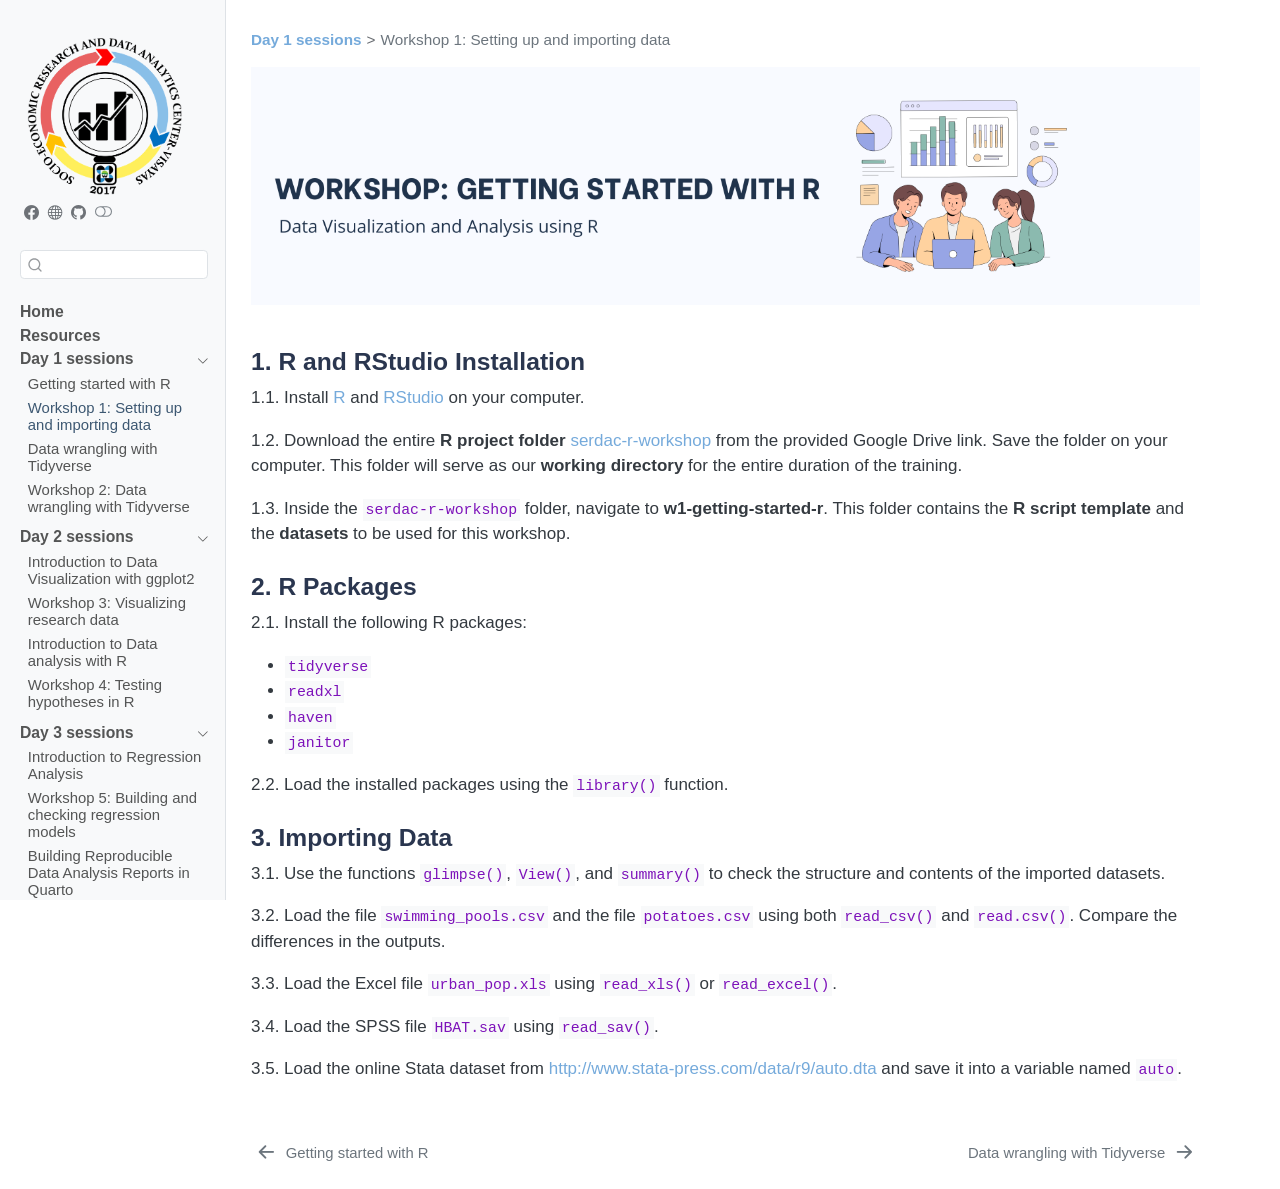
<file: docs/w1-getting-started-r.html>
<!DOCTYPE html>
<html xmlns="http://www.w3.org/1999/xhtml" lang="en" xml:lang="en"><head>

<meta charset="utf-8">
<meta name="generator" content="quarto-1.6.42">

<meta name="viewport" content="width=device-width, initial-scale=1.0, user-scalable=yes">


<title>w1-getting-started-r</title>
<style>
code{white-space: pre-wrap;}
span.smallcaps{font-variant: small-caps;}
div.columns{display: flex; gap: min(4vw, 1.5em);}
div.column{flex: auto; overflow-x: auto;}
div.hanging-indent{margin-left: 1.5em; text-indent: -1.5em;}
ul.task-list{list-style: none;}
ul.task-list li input[type="checkbox"] {
  width: 0.8em;
  margin: 0 0.8em 0.2em -1em; /* quarto-specific, see https://github.com/quarto-dev/quarto-cli/issues/4556 */ 
  vertical-align: middle;
}
</style>


<script src="site_libs/quarto-nav/quarto-nav.js"></script>
<script src="site_libs/clipboard/clipboard.min.js"></script>
<script src="site_libs/quarto-search/autocomplete.umd.js"></script>
<script src="site_libs/quarto-search/fuse.min.js"></script>
<script src="site_libs/quarto-search/quarto-search.js"></script>
<meta name="quarto:offset" content="./">
<link href="./session-2-data-wrangling.html" rel="next">
<link href="./session-1-getting-started-r.html" rel="prev">
<link href="./plot/viserdac-logo.png" rel="icon" type="image/png">
<script src="site_libs/quarto-html/quarto.js"></script>
<script src="site_libs/quarto-html/popper.min.js"></script>
<script src="site_libs/quarto-html/tippy.umd.min.js"></script>
<script src="site_libs/quarto-html/anchor.min.js"></script>
<link href="site_libs/quarto-html/tippy.css" rel="stylesheet">
<link href="site_libs/quarto-html/quarto-syntax-highlighting-2f5df379a58b258e96c21c0638c20c03.css" rel="stylesheet" class="quarto-color-scheme" id="quarto-text-highlighting-styles">
<link href="site_libs/quarto-html/quarto-syntax-highlighting-dark-b53751a350365c71b6c909e95f209ed1.css" rel="prefetch" class="quarto-color-scheme quarto-color-alternate" id="quarto-text-highlighting-styles">
<script src="site_libs/bootstrap/bootstrap.min.js"></script>
<link href="site_libs/bootstrap/bootstrap-icons.css" rel="stylesheet">
<link href="site_libs/bootstrap/bootstrap-55680aca77aab0919a7a914f8007907e.min.css" rel="stylesheet" append-hash="true" class="quarto-color-scheme" id="quarto-bootstrap" data-mode="light">
<link href="site_libs/bootstrap/bootstrap-dark-8af8c540feb98deb536fd7436f0d7318.min.css" rel="prefetch" append-hash="true" class="quarto-color-scheme quarto-color-alternate" id="quarto-bootstrap" data-mode="dark">
<script id="quarto-search-options" type="application/json">{
  "location": "sidebar",
  "copy-button": false,
  "collapse-after": 3,
  "panel-placement": "start",
  "type": "textbox",
  "limit": 50,
  "keyboard-shortcut": [
    "f",
    "/",
    "s"
  ],
  "show-item-context": false,
  "language": {
    "search-no-results-text": "No results",
    "search-matching-documents-text": "matching documents",
    "search-copy-link-title": "Copy link to search",
    "search-hide-matches-text": "Hide additional matches",
    "search-more-match-text": "more match in this document",
    "search-more-matches-text": "more matches in this document",
    "search-clear-button-title": "Clear",
    "search-text-placeholder": "",
    "search-detached-cancel-button-title": "Cancel",
    "search-submit-button-title": "Submit",
    "search-label": "Search"
  }
}</script>


</head>

<body class="nav-sidebar docked fullcontent">

<div id="quarto-search-results"></div>
  <header id="quarto-header" class="headroom fixed-top">
  <nav class="quarto-secondary-nav">
    <div class="container-fluid d-flex">
      <button type="button" class="quarto-btn-toggle btn" data-bs-toggle="collapse" role="button" data-bs-target=".quarto-sidebar-collapse-item" aria-controls="quarto-sidebar" aria-expanded="false" aria-label="Toggle sidebar navigation" onclick="if (window.quartoToggleHeadroom) { window.quartoToggleHeadroom(); }">
        <i class="bi bi-layout-text-sidebar-reverse"></i>
      </button>
        <nav class="quarto-page-breadcrumbs" aria-label="breadcrumb"><ol class="breadcrumb"><li class="breadcrumb-item"><a href="./session-1-getting-started-r.html"><strong>Day 1 sessions</strong></a></li><li class="breadcrumb-item"><a href="./w1-getting-started-r.html">Workshop 1: Setting up and importing data</a></li></ol></nav>
        <a class="flex-grow-1" role="navigation" data-bs-toggle="collapse" data-bs-target=".quarto-sidebar-collapse-item" aria-controls="quarto-sidebar" aria-expanded="false" aria-label="Toggle sidebar navigation" onclick="if (window.quartoToggleHeadroom) { window.quartoToggleHeadroom(); }">      
        </a>
      <button type="button" class="btn quarto-search-button" aria-label="Search" onclick="window.quartoOpenSearch();">
        <i class="bi bi-search"></i>
      </button>
    </div>
  </nav>
</header>
<!-- content -->
<div id="quarto-content" class="quarto-container page-columns page-rows-contents page-layout-article">
<!-- sidebar -->
  <nav id="quarto-sidebar" class="sidebar collapse collapse-horizontal quarto-sidebar-collapse-item sidebar-navigation docked overflow-auto">
    <div class="pt-lg-2 mt-2 text-left sidebar-header">
      <a href="./index.html" class="sidebar-logo-link">
      <img src="./plot/viserdac-logo.png" alt="" class="sidebar-logo py-0 d-lg-inline d-none">
      </a>
      <div class="sidebar-tools-main tools-wide">
    <a href="https://www.facebook.com/viserdac/" title="" class="quarto-navigation-tool px-1" aria-label=""><i class="bi bi-facebook"></i></a>
    <a href="https://viserdac.vsu.edu.ph/" title="" class="quarto-navigation-tool px-1" aria-label=""><i class="bi bi-globe"></i></a>
    <a href="https://github.com/vsu-viserdac/r-programming-data-viz-analysis" title="" class="quarto-navigation-tool px-1" aria-label=""><i class="bi bi-github"></i></a>
  <a href="" class="quarto-color-scheme-toggle quarto-navigation-tool  px-1" onclick="window.quartoToggleColorScheme(); return false;" title="Toggle dark mode"><i class="bi"></i></a>
</div>
      </div>
        <div class="mt-2 flex-shrink-0 align-items-center">
        <div class="sidebar-search">
        <div id="quarto-search" class="" title="Search"></div>
        </div>
        </div>
    <div class="sidebar-menu-container"> 
    <ul class="list-unstyled mt-1">
        <li class="sidebar-item">
  <div class="sidebar-item-container"> 
  <a href="./index.html" class="sidebar-item-text sidebar-link">
 <span class="menu-text"><strong>Home</strong></span></a>
  </div>
</li>
        <li class="sidebar-item">
  <div class="sidebar-item-container"> 
  <a href="./resources.qmd" class="sidebar-item-text sidebar-link">
 <span class="menu-text"><strong>Resources</strong></span></a>
  </div>
</li>
        <li class="sidebar-item sidebar-item-section">
      <div class="sidebar-item-container"> 
            <a class="sidebar-item-text sidebar-link text-start" data-bs-toggle="collapse" data-bs-target="#quarto-sidebar-section-1" role="navigation" aria-expanded="true">
 <span class="menu-text"><strong>Day 1 sessions</strong></span></a>
          <a class="sidebar-item-toggle text-start" data-bs-toggle="collapse" data-bs-target="#quarto-sidebar-section-1" role="navigation" aria-expanded="true" aria-label="Toggle section">
            <i class="bi bi-chevron-right ms-2"></i>
          </a> 
      </div>
      <ul id="quarto-sidebar-section-1" class="collapse list-unstyled sidebar-section depth1 show">  
          <li class="sidebar-item">
  <div class="sidebar-item-container"> 
  <a href="./session-1-getting-started-r.html" class="sidebar-item-text sidebar-link">
 <span class="menu-text">Getting started with R</span></a>
  </div>
</li>
          <li class="sidebar-item">
  <div class="sidebar-item-container"> 
  <a href="./w1-getting-started-r.html" class="sidebar-item-text sidebar-link active">
 <span class="menu-text">Workshop 1: Setting up and importing data</span></a>
  </div>
</li>
          <li class="sidebar-item">
  <div class="sidebar-item-container"> 
  <a href="./session-2-data-wrangling.html" class="sidebar-item-text sidebar-link">
 <span class="menu-text">Data wrangling with Tidyverse</span></a>
  </div>
</li>
          <li class="sidebar-item">
  <div class="sidebar-item-container"> 
  <a href="./w2-data-wrangling.html" class="sidebar-item-text sidebar-link">
 <span class="menu-text">Workshop 2: Data wrangling with Tidyverse</span></a>
  </div>
</li>
      </ul>
  </li>
        <li class="sidebar-item sidebar-item-section">
      <div class="sidebar-item-container"> 
            <a class="sidebar-item-text sidebar-link text-start" data-bs-toggle="collapse" data-bs-target="#quarto-sidebar-section-2" role="navigation" aria-expanded="true">
 <span class="menu-text"><strong>Day 2 sessions</strong></span></a>
          <a class="sidebar-item-toggle text-start" data-bs-toggle="collapse" data-bs-target="#quarto-sidebar-section-2" role="navigation" aria-expanded="true" aria-label="Toggle section">
            <i class="bi bi-chevron-right ms-2"></i>
          </a> 
      </div>
      <ul id="quarto-sidebar-section-2" class="collapse list-unstyled sidebar-section depth1 show">  
          <li class="sidebar-item">
  <div class="sidebar-item-container"> 
  <a href="./session-3-intro-data-viz.html" class="sidebar-item-text sidebar-link">
 <span class="menu-text">Introduction to Data Visualization with ggplot2</span></a>
  </div>
</li>
          <li class="sidebar-item">
  <div class="sidebar-item-container"> 
  <a href="./w3-dataviz.html" class="sidebar-item-text sidebar-link">
 <span class="menu-text">Workshop 3: Visualizing research data</span></a>
  </div>
</li>
          <li class="sidebar-item">
  <div class="sidebar-item-container"> 
  <a href="./session-4-intro-data-analysis.html" class="sidebar-item-text sidebar-link">
 <span class="menu-text">Introduction to Data analysis with R</span></a>
  </div>
</li>
          <li class="sidebar-item">
  <div class="sidebar-item-container"> 
  <a href="./w4-statistical-analysis.html" class="sidebar-item-text sidebar-link">
 <span class="menu-text">Workshop 4: Testing hypotheses in R</span></a>
  </div>
</li>
      </ul>
  </li>
        <li class="sidebar-item sidebar-item-section">
      <div class="sidebar-item-container"> 
            <a class="sidebar-item-text sidebar-link text-start" data-bs-toggle="collapse" data-bs-target="#quarto-sidebar-section-3" role="navigation" aria-expanded="true">
 <span class="menu-text"><strong>Day 3 sessions</strong></span></a>
          <a class="sidebar-item-toggle text-start" data-bs-toggle="collapse" data-bs-target="#quarto-sidebar-section-3" role="navigation" aria-expanded="true" aria-label="Toggle section">
            <i class="bi bi-chevron-right ms-2"></i>
          </a> 
      </div>
      <ul id="quarto-sidebar-section-3" class="collapse list-unstyled sidebar-section depth1 show">  
          <li class="sidebar-item">
  <div class="sidebar-item-container"> 
  <a href="./session-5-intro-regression-analysis.html" class="sidebar-item-text sidebar-link">
 <span class="menu-text">Introduction to Regression Analysis</span></a>
  </div>
</li>
          <li class="sidebar-item">
  <div class="sidebar-item-container"> 
  <a href="./w5-regression-analysis.html" class="sidebar-item-text sidebar-link">
 <span class="menu-text">Workshop 5: Building and checking regression models</span></a>
  </div>
</li>
          <li class="sidebar-item">
  <div class="sidebar-item-container"> 
  <a href="./session-6-reproducible-report.html" class="sidebar-item-text sidebar-link">
 <span class="menu-text">Building Reproducible Data Analysis Reports in Quarto</span></a>
  </div>
</li>
          <li class="sidebar-item">
 <span class="menu-text">Workshop 6: Generating an HTML report</span>
  </li>
      </ul>
  </li>
    </ul>
    </div>
</nav>
<div id="quarto-sidebar-glass" class="quarto-sidebar-collapse-item" data-bs-toggle="collapse" data-bs-target=".quarto-sidebar-collapse-item"></div>
<!-- margin-sidebar -->
    
<!-- main -->
<main class="content" id="quarto-document-content"><header id="title-block-header" class="quarto-title-block"><nav class="quarto-page-breadcrumbs quarto-title-breadcrumbs d-none d-lg-block" aria-label="breadcrumb"><ol class="breadcrumb"><li class="breadcrumb-item"><a href="./session-1-getting-started-r.html"><strong>Day 1 sessions</strong></a></li><li class="breadcrumb-item"><a href="./w1-getting-started-r.html">Workshop 1: Setting up and importing data</a></li></ol></nav></header>




<div class="quarto-figure quarto-figure-center">
<figure class="figure">
<p><img src="plot/session-1-workshop.png" class="img-fluid quarto-figure quarto-figure-center figure-img"></p>
</figure>
</div>
<section id="r-and-rstudio-installation" class="level3">
<h3 class="anchored" data-anchor-id="r-and-rstudio-installation">1. R and RStudio Installation</h3>
<p>1.1. Install <a href="https://cran.r-project.org/bin/windows/base/">R</a> and <a href="https://posit.co/download/rstudio-desktop/">RStudio</a> on your computer.</p>
<p>1.2. Download the entire <strong>R project folder</strong> <a href="https://drive.google.com/drive/folders/1Z1Efn4l0EUYC_8TakHDt_EIRJavRjCgf?usp=sharing">serdac-r-workshop</a> from the provided Google Drive link. Save the folder on your computer. This folder will serve as our <strong>working directory</strong> for the entire duration of the training.</p>
<p>1.3. Inside the <code>serdac-r-workshop</code> folder, navigate to <strong>w1-getting-started-r</strong>. This folder contains the <strong>R script template</strong> and the <strong>datasets</strong> to be used for this workshop.</p>
</section>
<section id="r-packages" class="level3">
<h3 class="anchored" data-anchor-id="r-packages">2. R Packages</h3>
<p>2.1. Install the following R packages:</p>
<ul>
<li><code>tidyverse</code></li>
<li><code>readxl</code></li>
<li><code>haven</code></li>
<li><code>janitor</code></li>
</ul>
<p>2.2. Load the installed packages using the <code>library()</code> function.</p>
</section>
<section id="importing-data" class="level3">
<h3 class="anchored" data-anchor-id="importing-data">3. Importing Data</h3>
<p>3.1. Use the functions <code>glimpse()</code>, <code>View()</code>, and <code>summary()</code> to check the structure and contents of the imported datasets.</p>
<p>3.2. Load the file <code>swimming_pools.csv</code> and the file <code>potatoes.csv</code> using both <code>read_csv()</code> and <code>read.csv()</code>. Compare the differences in the outputs.</p>
<p>3.3. Load the Excel file <code>urban_pop.xls</code> using <code>read_xls()</code> or <code>read_excel()</code>.</p>
<p>3.4. Load the SPSS file <code>HBAT.sav</code> using <code>read_sav()</code>.</p>
<p>3.5. Load the online Stata dataset from <a href="http://www.stata-press.com/data/r9/auto.dta" class="uri">http://www.stata-press.com/data/r9/auto.dta</a> and save it into a variable named <code>auto</code>.</p>


</section>

</main> <!-- /main -->
<script id="quarto-html-after-body" type="application/javascript">
window.document.addEventListener("DOMContentLoaded", function (event) {
  const toggleBodyColorMode = (bsSheetEl) => {
    const mode = bsSheetEl.getAttribute("data-mode");
    const bodyEl = window.document.querySelector("body");
    if (mode === "dark") {
      bodyEl.classList.add("quarto-dark");
      bodyEl.classList.remove("quarto-light");
    } else {
      bodyEl.classList.add("quarto-light");
      bodyEl.classList.remove("quarto-dark");
    }
  }
  const toggleBodyColorPrimary = () => {
    const bsSheetEl = window.document.querySelector("link#quarto-bootstrap");
    if (bsSheetEl) {
      toggleBodyColorMode(bsSheetEl);
    }
  }
  toggleBodyColorPrimary();  
  const disableStylesheet = (stylesheets) => {
    for (let i=0; i < stylesheets.length; i++) {
      const stylesheet = stylesheets[i];
      stylesheet.rel = 'prefetch';
    }
  }
  const enableStylesheet = (stylesheets) => {
    for (let i=0; i < stylesheets.length; i++) {
      const stylesheet = stylesheets[i];
      stylesheet.rel = 'stylesheet';
    }
  }
  const manageTransitions = (selector, allowTransitions) => {
    const els = window.document.querySelectorAll(selector);
    for (let i=0; i < els.length; i++) {
      const el = els[i];
      if (allowTransitions) {
        el.classList.remove('notransition');
      } else {
        el.classList.add('notransition');
      }
    }
  }
  const toggleGiscusIfUsed = (isAlternate, darkModeDefault) => {
    const baseTheme = document.querySelector('#giscus-base-theme')?.value ?? 'light';
    const alternateTheme = document.querySelector('#giscus-alt-theme')?.value ?? 'dark';
    let newTheme = '';
    if(darkModeDefault) {
      newTheme = isAlternate ? baseTheme : alternateTheme;
    } else {
      newTheme = isAlternate ? alternateTheme : baseTheme;
    }
    const changeGiscusTheme = () => {
      // From: https://github.com/giscus/giscus/issues/336
      const sendMessage = (message) => {
        const iframe = document.querySelector('iframe.giscus-frame');
        if (!iframe) return;
        iframe.contentWindow.postMessage({ giscus: message }, 'https://giscus.app');
      }
      sendMessage({
        setConfig: {
          theme: newTheme
        }
      });
    }
    const isGiscussLoaded = window.document.querySelector('iframe.giscus-frame') !== null;
    if (isGiscussLoaded) {
      changeGiscusTheme();
    }
  }
  const toggleColorMode = (alternate) => {
    // Switch the stylesheets
    const alternateStylesheets = window.document.querySelectorAll('link.quarto-color-scheme.quarto-color-alternate');
    manageTransitions('#quarto-margin-sidebar .nav-link', false);
    if (alternate) {
      enableStylesheet(alternateStylesheets);
      for (const sheetNode of alternateStylesheets) {
        if (sheetNode.id === "quarto-bootstrap") {
          toggleBodyColorMode(sheetNode);
        }
      }
    } else {
      disableStylesheet(alternateStylesheets);
      toggleBodyColorPrimary();
    }
    manageTransitions('#quarto-margin-sidebar .nav-link', true);
    // Switch the toggles
    const toggles = window.document.querySelectorAll('.quarto-color-scheme-toggle');
    for (let i=0; i < toggles.length; i++) {
      const toggle = toggles[i];
      if (toggle) {
        if (alternate) {
          toggle.classList.add("alternate");     
        } else {
          toggle.classList.remove("alternate");
        }
      }
    }
    // Hack to workaround the fact that safari doesn't
    // properly recolor the scrollbar when toggling (#1455)
    if (navigator.userAgent.indexOf('Safari') > 0 && navigator.userAgent.indexOf('Chrome') == -1) {
      manageTransitions("body", false);
      window.scrollTo(0, 1);
      setTimeout(() => {
        window.scrollTo(0, 0);
        manageTransitions("body", true);
      }, 40);  
    }
  }
  const isFileUrl = () => { 
    return window.location.protocol === 'file:';
  }
  const hasAlternateSentinel = () => {  
    let styleSentinel = getColorSchemeSentinel();
    if (styleSentinel !== null) {
      return styleSentinel === "alternate";
    } else {
      return false;
    }
  }
  const setStyleSentinel = (alternate) => {
    const value = alternate ? "alternate" : "default";
    if (!isFileUrl()) {
      window.localStorage.setItem("quarto-color-scheme", value);
    } else {
      localAlternateSentinel = value;
    }
  }
  const getColorSchemeSentinel = () => {
    if (!isFileUrl()) {
      const storageValue = window.localStorage.getItem("quarto-color-scheme");
      return storageValue != null ? storageValue : localAlternateSentinel;
    } else {
      return localAlternateSentinel;
    }
  }
  const darkModeDefault = false;
  let localAlternateSentinel = darkModeDefault ? 'alternate' : 'default';
  // Dark / light mode switch
  window.quartoToggleColorScheme = () => {
    // Read the current dark / light value 
    let toAlternate = !hasAlternateSentinel();
    toggleColorMode(toAlternate);
    setStyleSentinel(toAlternate);
    toggleGiscusIfUsed(toAlternate, darkModeDefault);
  };
  // Ensure there is a toggle, if there isn't float one in the top right
  if (window.document.querySelector('.quarto-color-scheme-toggle') === null) {
    const a = window.document.createElement('a');
    a.classList.add('top-right');
    a.classList.add('quarto-color-scheme-toggle');
    a.href = "";
    a.onclick = function() { try { window.quartoToggleColorScheme(); } catch {} return false; };
    const i = window.document.createElement("i");
    i.classList.add('bi');
    a.appendChild(i);
    window.document.body.appendChild(a);
  }
  // Switch to dark mode if need be
  if (hasAlternateSentinel()) {
    toggleColorMode(true);
  } else {
    toggleColorMode(false);
  }
  const icon = "";
  const anchorJS = new window.AnchorJS();
  anchorJS.options = {
    placement: 'right',
    icon: icon
  };
  anchorJS.add('.anchored');
  const isCodeAnnotation = (el) => {
    for (const clz of el.classList) {
      if (clz.startsWith('code-annotation-')) {                     
        return true;
      }
    }
    return false;
  }
  const onCopySuccess = function(e) {
    // button target
    const button = e.trigger;
    // don't keep focus
    button.blur();
    // flash "checked"
    button.classList.add('code-copy-button-checked');
    var currentTitle = button.getAttribute("title");
    button.setAttribute("title", "Copied!");
    let tooltip;
    if (window.bootstrap) {
      button.setAttribute("data-bs-toggle", "tooltip");
      button.setAttribute("data-bs-placement", "left");
      button.setAttribute("data-bs-title", "Copied!");
      tooltip = new bootstrap.Tooltip(button, 
        { trigger: "manual", 
          customClass: "code-copy-button-tooltip",
          offset: [0, -8]});
      tooltip.show();    
    }
    setTimeout(function() {
      if (tooltip) {
        tooltip.hide();
        button.removeAttribute("data-bs-title");
        button.removeAttribute("data-bs-toggle");
        button.removeAttribute("data-bs-placement");
      }
      button.setAttribute("title", currentTitle);
      button.classList.remove('code-copy-button-checked');
    }, 1000);
    // clear code selection
    e.clearSelection();
  }
  const getTextToCopy = function(trigger) {
      const codeEl = trigger.previousElementSibling.cloneNode(true);
      for (const childEl of codeEl.children) {
        if (isCodeAnnotation(childEl)) {
          childEl.remove();
        }
      }
      return codeEl.innerText;
  }
  const clipboard = new window.ClipboardJS('.code-copy-button:not([data-in-quarto-modal])', {
    text: getTextToCopy
  });
  clipboard.on('success', onCopySuccess);
  if (window.document.getElementById('quarto-embedded-source-code-modal')) {
    const clipboardModal = new window.ClipboardJS('.code-copy-button[data-in-quarto-modal]', {
      text: getTextToCopy,
      container: window.document.getElementById('quarto-embedded-source-code-modal')
    });
    clipboardModal.on('success', onCopySuccess);
  }
    var localhostRegex = new RegExp(/^(?:http|https):\/\/localhost\:?[0-9]*\//);
    var mailtoRegex = new RegExp(/^mailto:/);
      var filterRegex = new RegExp("https:\/\/vsu-viserdac\.github\.io\/r-programming-data-viz-analysis\/");
    var isInternal = (href) => {
        return filterRegex.test(href) || localhostRegex.test(href) || mailtoRegex.test(href);
    }
    // Inspect non-navigation links and adorn them if external
 	var links = window.document.querySelectorAll('a[href]:not(.nav-link):not(.navbar-brand):not(.toc-action):not(.sidebar-link):not(.sidebar-item-toggle):not(.pagination-link):not(.no-external):not([aria-hidden]):not(.dropdown-item):not(.quarto-navigation-tool):not(.about-link)');
    for (var i=0; i<links.length; i++) {
      const link = links[i];
      if (!isInternal(link.href)) {
        // undo the damage that might have been done by quarto-nav.js in the case of
        // links that we want to consider external
        if (link.dataset.originalHref !== undefined) {
          link.href = link.dataset.originalHref;
        }
      }
    }
  function tippyHover(el, contentFn, onTriggerFn, onUntriggerFn) {
    const config = {
      allowHTML: true,
      maxWidth: 500,
      delay: 100,
      arrow: false,
      appendTo: function(el) {
          return el.parentElement;
      },
      interactive: true,
      interactiveBorder: 10,
      theme: 'quarto',
      placement: 'bottom-start',
    };
    if (contentFn) {
      config.content = contentFn;
    }
    if (onTriggerFn) {
      config.onTrigger = onTriggerFn;
    }
    if (onUntriggerFn) {
      config.onUntrigger = onUntriggerFn;
    }
    window.tippy(el, config); 
  }
  const noterefs = window.document.querySelectorAll('a[role="doc-noteref"]');
  for (var i=0; i<noterefs.length; i++) {
    const ref = noterefs[i];
    tippyHover(ref, function() {
      // use id or data attribute instead here
      let href = ref.getAttribute('data-footnote-href') || ref.getAttribute('href');
      try { href = new URL(href).hash; } catch {}
      const id = href.replace(/^#\/?/, "");
      const note = window.document.getElementById(id);
      if (note) {
        return note.innerHTML;
      } else {
        return "";
      }
    });
  }
  const xrefs = window.document.querySelectorAll('a.quarto-xref');
  const processXRef = (id, note) => {
    // Strip column container classes
    const stripColumnClz = (el) => {
      el.classList.remove("page-full", "page-columns");
      if (el.children) {
        for (const child of el.children) {
          stripColumnClz(child);
        }
      }
    }
    stripColumnClz(note)
    if (id === null || id.startsWith('sec-')) {
      // Special case sections, only their first couple elements
      const container = document.createElement("div");
      if (note.children && note.children.length > 2) {
        container.appendChild(note.children[0].cloneNode(true));
        for (let i = 1; i < note.children.length; i++) {
          const child = note.children[i];
          if (child.tagName === "P" && child.innerText === "") {
            continue;
          } else {
            container.appendChild(child.cloneNode(true));
            break;
          }
        }
        if (window.Quarto?.typesetMath) {
          window.Quarto.typesetMath(container);
        }
        return container.innerHTML
      } else {
        if (window.Quarto?.typesetMath) {
          window.Quarto.typesetMath(note);
        }
        return note.innerHTML;
      }
    } else {
      // Remove any anchor links if they are present
      const anchorLink = note.querySelector('a.anchorjs-link');
      if (anchorLink) {
        anchorLink.remove();
      }
      if (window.Quarto?.typesetMath) {
        window.Quarto.typesetMath(note);
      }
      if (note.classList.contains("callout")) {
        return note.outerHTML;
      } else {
        return note.innerHTML;
      }
    }
  }
  for (var i=0; i<xrefs.length; i++) {
    const xref = xrefs[i];
    tippyHover(xref, undefined, function(instance) {
      instance.disable();
      let url = xref.getAttribute('href');
      let hash = undefined; 
      if (url.startsWith('#')) {
        hash = url;
      } else {
        try { hash = new URL(url).hash; } catch {}
      }
      if (hash) {
        const id = hash.replace(/^#\/?/, "");
        const note = window.document.getElementById(id);
        if (note !== null) {
          try {
            const html = processXRef(id, note.cloneNode(true));
            instance.setContent(html);
          } finally {
            instance.enable();
            instance.show();
          }
        } else {
          // See if we can fetch this
          fetch(url.split('#')[0])
          .then(res => res.text())
          .then(html => {
            const parser = new DOMParser();
            const htmlDoc = parser.parseFromString(html, "text/html");
            const note = htmlDoc.getElementById(id);
            if (note !== null) {
              const html = processXRef(id, note);
              instance.setContent(html);
            } 
          }).finally(() => {
            instance.enable();
            instance.show();
          });
        }
      } else {
        // See if we can fetch a full url (with no hash to target)
        // This is a special case and we should probably do some content thinning / targeting
        fetch(url)
        .then(res => res.text())
        .then(html => {
          const parser = new DOMParser();
          const htmlDoc = parser.parseFromString(html, "text/html");
          const note = htmlDoc.querySelector('main.content');
          if (note !== null) {
            // This should only happen for chapter cross references
            // (since there is no id in the URL)
            // remove the first header
            if (note.children.length > 0 && note.children[0].tagName === "HEADER") {
              note.children[0].remove();
            }
            const html = processXRef(null, note);
            instance.setContent(html);
          } 
        }).finally(() => {
          instance.enable();
          instance.show();
        });
      }
    }, function(instance) {
    });
  }
      let selectedAnnoteEl;
      const selectorForAnnotation = ( cell, annotation) => {
        let cellAttr = 'data-code-cell="' + cell + '"';
        let lineAttr = 'data-code-annotation="' +  annotation + '"';
        const selector = 'span[' + cellAttr + '][' + lineAttr + ']';
        return selector;
      }
      const selectCodeLines = (annoteEl) => {
        const doc = window.document;
        const targetCell = annoteEl.getAttribute("data-target-cell");
        const targetAnnotation = annoteEl.getAttribute("data-target-annotation");
        const annoteSpan = window.document.querySelector(selectorForAnnotation(targetCell, targetAnnotation));
        const lines = annoteSpan.getAttribute("data-code-lines").split(",");
        const lineIds = lines.map((line) => {
          return targetCell + "-" + line;
        })
        let top = null;
        let height = null;
        let parent = null;
        if (lineIds.length > 0) {
            //compute the position of the single el (top and bottom and make a div)
            const el = window.document.getElementById(lineIds[0]);
            top = el.offsetTop;
            height = el.offsetHeight;
            parent = el.parentElement.parentElement;
          if (lineIds.length > 1) {
            const lastEl = window.document.getElementById(lineIds[lineIds.length - 1]);
            const bottom = lastEl.offsetTop + lastEl.offsetHeight;
            height = bottom - top;
          }
          if (top !== null && height !== null && parent !== null) {
            // cook up a div (if necessary) and position it 
            let div = window.document.getElementById("code-annotation-line-highlight");
            if (div === null) {
              div = window.document.createElement("div");
              div.setAttribute("id", "code-annotation-line-highlight");
              div.style.position = 'absolute';
              parent.appendChild(div);
            }
            div.style.top = top - 2 + "px";
            div.style.height = height + 4 + "px";
            div.style.left = 0;
            let gutterDiv = window.document.getElementById("code-annotation-line-highlight-gutter");
            if (gutterDiv === null) {
              gutterDiv = window.document.createElement("div");
              gutterDiv.setAttribute("id", "code-annotation-line-highlight-gutter");
              gutterDiv.style.position = 'absolute';
              const codeCell = window.document.getElementById(targetCell);
              const gutter = codeCell.querySelector('.code-annotation-gutter');
              gutter.appendChild(gutterDiv);
            }
            gutterDiv.style.top = top - 2 + "px";
            gutterDiv.style.height = height + 4 + "px";
          }
          selectedAnnoteEl = annoteEl;
        }
      };
      const unselectCodeLines = () => {
        const elementsIds = ["code-annotation-line-highlight", "code-annotation-line-highlight-gutter"];
        elementsIds.forEach((elId) => {
          const div = window.document.getElementById(elId);
          if (div) {
            div.remove();
          }
        });
        selectedAnnoteEl = undefined;
      };
        // Handle positioning of the toggle
    window.addEventListener(
      "resize",
      throttle(() => {
        elRect = undefined;
        if (selectedAnnoteEl) {
          selectCodeLines(selectedAnnoteEl);
        }
      }, 10)
    );
    function throttle(fn, ms) {
    let throttle = false;
    let timer;
      return (...args) => {
        if(!throttle) { // first call gets through
            fn.apply(this, args);
            throttle = true;
        } else { // all the others get throttled
            if(timer) clearTimeout(timer); // cancel #2
            timer = setTimeout(() => {
              fn.apply(this, args);
              timer = throttle = false;
            }, ms);
        }
      };
    }
      // Attach click handler to the DT
      const annoteDls = window.document.querySelectorAll('dt[data-target-cell]');
      for (const annoteDlNode of annoteDls) {
        annoteDlNode.addEventListener('click', (event) => {
          const clickedEl = event.target;
          if (clickedEl !== selectedAnnoteEl) {
            unselectCodeLines();
            const activeEl = window.document.querySelector('dt[data-target-cell].code-annotation-active');
            if (activeEl) {
              activeEl.classList.remove('code-annotation-active');
            }
            selectCodeLines(clickedEl);
            clickedEl.classList.add('code-annotation-active');
          } else {
            // Unselect the line
            unselectCodeLines();
            clickedEl.classList.remove('code-annotation-active');
          }
        });
      }
  const findCites = (el) => {
    const parentEl = el.parentElement;
    if (parentEl) {
      const cites = parentEl.dataset.cites;
      if (cites) {
        return {
          el,
          cites: cites.split(' ')
        };
      } else {
        return findCites(el.parentElement)
      }
    } else {
      return undefined;
    }
  };
  var bibliorefs = window.document.querySelectorAll('a[role="doc-biblioref"]');
  for (var i=0; i<bibliorefs.length; i++) {
    const ref = bibliorefs[i];
    const citeInfo = findCites(ref);
    if (citeInfo) {
      tippyHover(citeInfo.el, function() {
        var popup = window.document.createElement('div');
        citeInfo.cites.forEach(function(cite) {
          var citeDiv = window.document.createElement('div');
          citeDiv.classList.add('hanging-indent');
          citeDiv.classList.add('csl-entry');
          var biblioDiv = window.document.getElementById('ref-' + cite);
          if (biblioDiv) {
            citeDiv.innerHTML = biblioDiv.innerHTML;
          }
          popup.appendChild(citeDiv);
        });
        return popup.innerHTML;
      });
    }
  }
});
</script>
<nav class="page-navigation">
  <div class="nav-page nav-page-previous">
      <a href="./session-1-getting-started-r.html" class="pagination-link" aria-label="Getting started with R">
        <i class="bi bi-arrow-left-short"></i> <span class="nav-page-text">Getting started with R</span>
      </a>          
  </div>
  <div class="nav-page nav-page-next">
      <a href="./session-2-data-wrangling.html" class="pagination-link" aria-label="Data wrangling with Tidyverse">
        <span class="nav-page-text">Data wrangling with Tidyverse</span> <i class="bi bi-arrow-right-short"></i>
      </a>
  </div>
</nav>
</div> <!-- /content -->




</body></html>
</file>
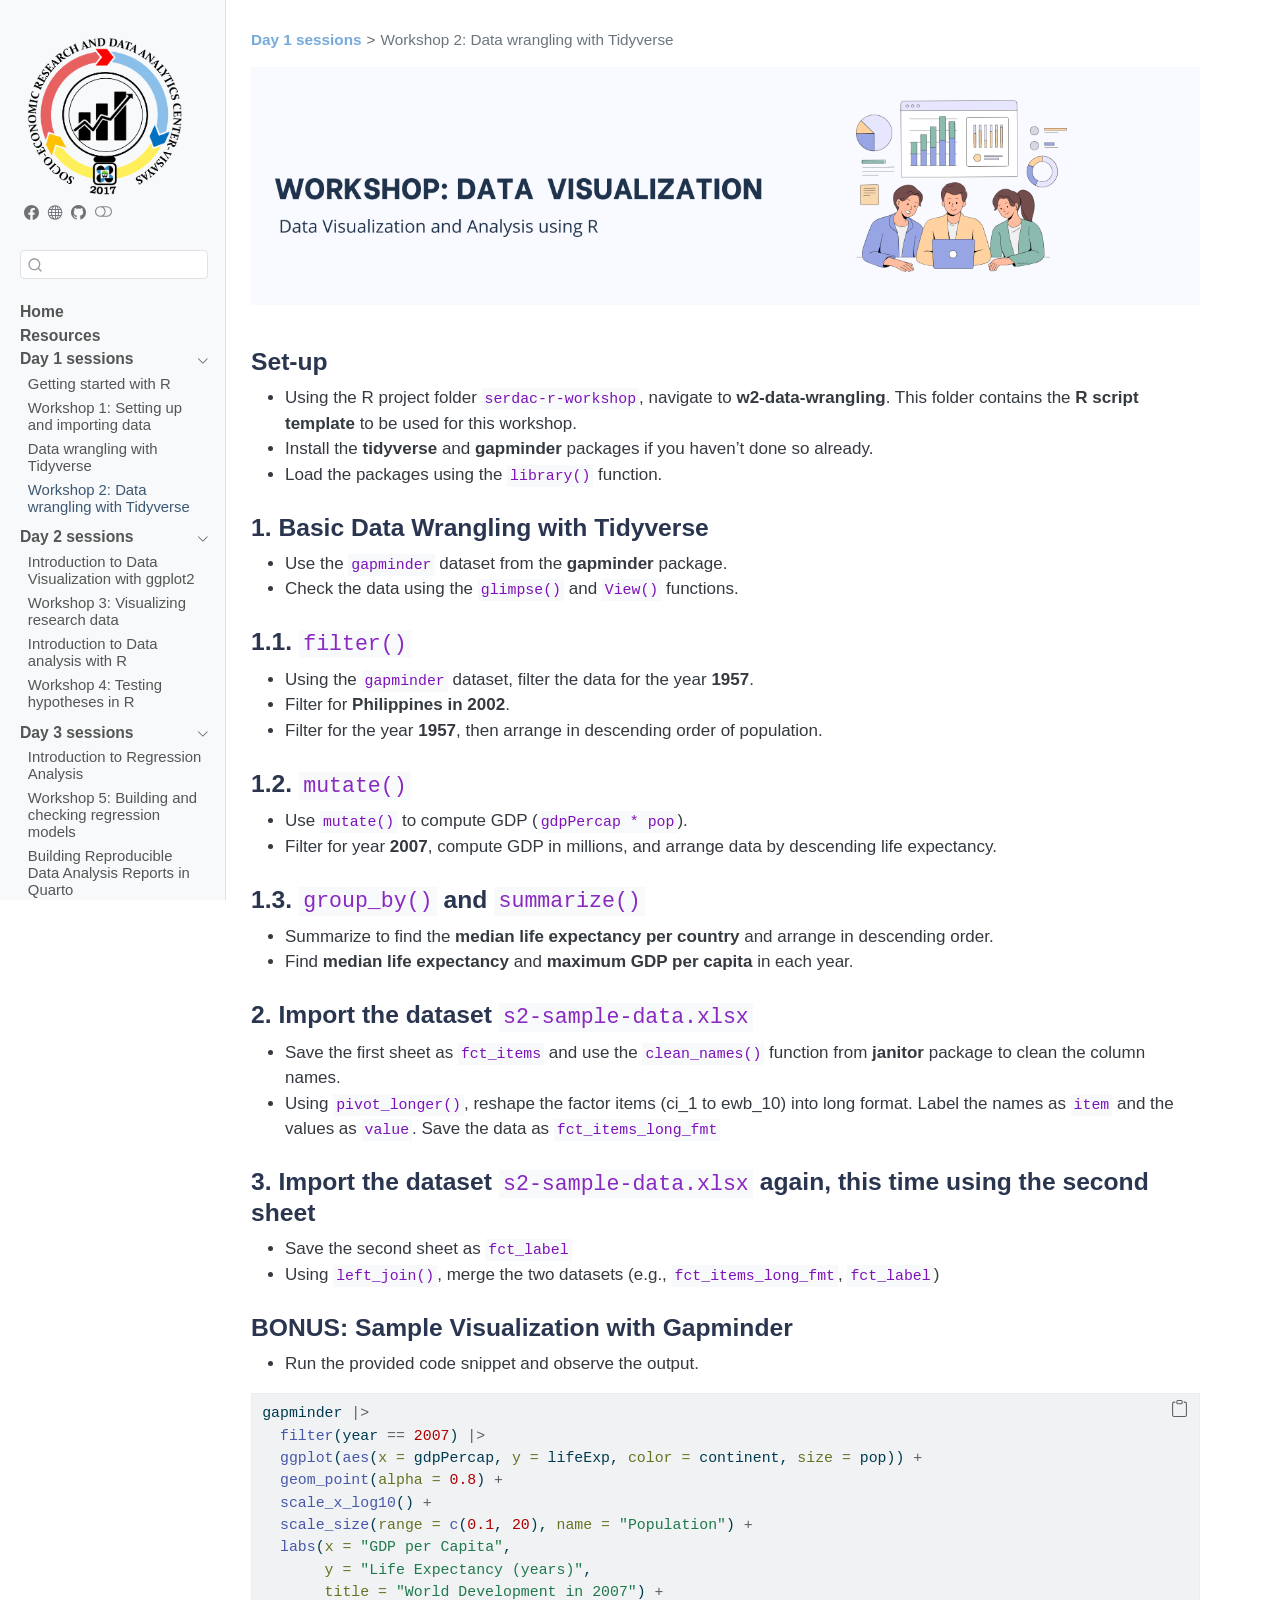
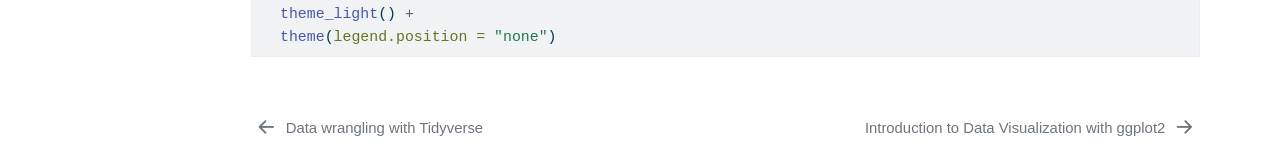
<file: docs/w2-data-wrangling.html>
<!DOCTYPE html>
<html xmlns="http://www.w3.org/1999/xhtml" lang="en" xml:lang="en"><head>

<meta charset="utf-8">
<meta name="generator" content="quarto-1.6.42">

<meta name="viewport" content="width=device-width, initial-scale=1.0, user-scalable=yes">


<title>w2-data-wrangling</title>
<style>
code{white-space: pre-wrap;}
span.smallcaps{font-variant: small-caps;}
div.columns{display: flex; gap: min(4vw, 1.5em);}
div.column{flex: auto; overflow-x: auto;}
div.hanging-indent{margin-left: 1.5em; text-indent: -1.5em;}
ul.task-list{list-style: none;}
ul.task-list li input[type="checkbox"] {
  width: 0.8em;
  margin: 0 0.8em 0.2em -1em; /* quarto-specific, see https://github.com/quarto-dev/quarto-cli/issues/4556 */ 
  vertical-align: middle;
}
/* CSS for syntax highlighting */
pre > code.sourceCode { white-space: pre; position: relative; }
pre > code.sourceCode > span { line-height: 1.25; }
pre > code.sourceCode > span:empty { height: 1.2em; }
.sourceCode { overflow: visible; }
code.sourceCode > span { color: inherit; text-decoration: inherit; }
div.sourceCode { margin: 1em 0; }
pre.sourceCode { margin: 0; }
@media screen {
div.sourceCode { overflow: auto; }
}
@media print {
pre > code.sourceCode { white-space: pre-wrap; }
pre > code.sourceCode > span { display: inline-block; text-indent: -5em; padding-left: 5em; }
}
pre.numberSource code
  { counter-reset: source-line 0; }
pre.numberSource code > span
  { position: relative; left: -4em; counter-increment: source-line; }
pre.numberSource code > span > a:first-child::before
  { content: counter(source-line);
    position: relative; left: -1em; text-align: right; vertical-align: baseline;
    border: none; display: inline-block;
    -webkit-touch-callout: none; -webkit-user-select: none;
    -khtml-user-select: none; -moz-user-select: none;
    -ms-user-select: none; user-select: none;
    padding: 0 4px; width: 4em;
  }
pre.numberSource { margin-left: 3em;  padding-left: 4px; }
div.sourceCode
  {   }
@media screen {
pre > code.sourceCode > span > a:first-child::before { text-decoration: underline; }
}
</style>


<script src="site_libs/quarto-nav/quarto-nav.js"></script>
<script src="site_libs/clipboard/clipboard.min.js"></script>
<script src="site_libs/quarto-search/autocomplete.umd.js"></script>
<script src="site_libs/quarto-search/fuse.min.js"></script>
<script src="site_libs/quarto-search/quarto-search.js"></script>
<meta name="quarto:offset" content="./">
<link href="./session-3-intro-data-viz.html" rel="next">
<link href="./session-2-data-wrangling.html" rel="prev">
<link href="./plot/viserdac-logo.png" rel="icon" type="image/png">
<script src="site_libs/quarto-html/quarto.js"></script>
<script src="site_libs/quarto-html/popper.min.js"></script>
<script src="site_libs/quarto-html/tippy.umd.min.js"></script>
<script src="site_libs/quarto-html/anchor.min.js"></script>
<link href="site_libs/quarto-html/tippy.css" rel="stylesheet">
<link href="site_libs/quarto-html/quarto-syntax-highlighting-2f5df379a58b258e96c21c0638c20c03.css" rel="stylesheet" class="quarto-color-scheme" id="quarto-text-highlighting-styles">
<link href="site_libs/quarto-html/quarto-syntax-highlighting-dark-b53751a350365c71b6c909e95f209ed1.css" rel="prefetch" class="quarto-color-scheme quarto-color-alternate" id="quarto-text-highlighting-styles">
<script src="site_libs/bootstrap/bootstrap.min.js"></script>
<link href="site_libs/bootstrap/bootstrap-icons.css" rel="stylesheet">
<link href="site_libs/bootstrap/bootstrap-55680aca77aab0919a7a914f8007907e.min.css" rel="stylesheet" append-hash="true" class="quarto-color-scheme" id="quarto-bootstrap" data-mode="light">
<link href="site_libs/bootstrap/bootstrap-dark-8af8c540feb98deb536fd7436f0d7318.min.css" rel="prefetch" append-hash="true" class="quarto-color-scheme quarto-color-alternate" id="quarto-bootstrap" data-mode="dark">
<script id="quarto-search-options" type="application/json">{
  "location": "sidebar",
  "copy-button": false,
  "collapse-after": 3,
  "panel-placement": "start",
  "type": "textbox",
  "limit": 50,
  "keyboard-shortcut": [
    "f",
    "/",
    "s"
  ],
  "show-item-context": false,
  "language": {
    "search-no-results-text": "No results",
    "search-matching-documents-text": "matching documents",
    "search-copy-link-title": "Copy link to search",
    "search-hide-matches-text": "Hide additional matches",
    "search-more-match-text": "more match in this document",
    "search-more-matches-text": "more matches in this document",
    "search-clear-button-title": "Clear",
    "search-text-placeholder": "",
    "search-detached-cancel-button-title": "Cancel",
    "search-submit-button-title": "Submit",
    "search-label": "Search"
  }
}</script>


</head>

<body class="nav-sidebar docked fullcontent">

<div id="quarto-search-results"></div>
  <header id="quarto-header" class="headroom fixed-top">
  <nav class="quarto-secondary-nav">
    <div class="container-fluid d-flex">
      <button type="button" class="quarto-btn-toggle btn" data-bs-toggle="collapse" role="button" data-bs-target=".quarto-sidebar-collapse-item" aria-controls="quarto-sidebar" aria-expanded="false" aria-label="Toggle sidebar navigation" onclick="if (window.quartoToggleHeadroom) { window.quartoToggleHeadroom(); }">
        <i class="bi bi-layout-text-sidebar-reverse"></i>
      </button>
        <nav class="quarto-page-breadcrumbs" aria-label="breadcrumb"><ol class="breadcrumb"><li class="breadcrumb-item"><a href="./session-1-getting-started-r.html"><strong>Day 1 sessions</strong></a></li><li class="breadcrumb-item"><a href="./w2-data-wrangling.html">Workshop 2: Data wrangling with Tidyverse</a></li></ol></nav>
        <a class="flex-grow-1" role="navigation" data-bs-toggle="collapse" data-bs-target=".quarto-sidebar-collapse-item" aria-controls="quarto-sidebar" aria-expanded="false" aria-label="Toggle sidebar navigation" onclick="if (window.quartoToggleHeadroom) { window.quartoToggleHeadroom(); }">      
        </a>
      <button type="button" class="btn quarto-search-button" aria-label="Search" onclick="window.quartoOpenSearch();">
        <i class="bi bi-search"></i>
      </button>
    </div>
  </nav>
</header>
<!-- content -->
<div id="quarto-content" class="quarto-container page-columns page-rows-contents page-layout-article">
<!-- sidebar -->
  <nav id="quarto-sidebar" class="sidebar collapse collapse-horizontal quarto-sidebar-collapse-item sidebar-navigation docked overflow-auto">
    <div class="pt-lg-2 mt-2 text-left sidebar-header">
      <a href="./index.html" class="sidebar-logo-link">
      <img src="./plot/viserdac-logo.png" alt="" class="sidebar-logo py-0 d-lg-inline d-none">
      </a>
      <div class="sidebar-tools-main tools-wide">
    <a href="https://www.facebook.com/viserdac/" title="" class="quarto-navigation-tool px-1" aria-label=""><i class="bi bi-facebook"></i></a>
    <a href="https://viserdac.vsu.edu.ph/" title="" class="quarto-navigation-tool px-1" aria-label=""><i class="bi bi-globe"></i></a>
    <a href="https://github.com/vsu-viserdac/r-programming-data-viz-analysis" title="" class="quarto-navigation-tool px-1" aria-label=""><i class="bi bi-github"></i></a>
  <a href="" class="quarto-color-scheme-toggle quarto-navigation-tool  px-1" onclick="window.quartoToggleColorScheme(); return false;" title="Toggle dark mode"><i class="bi"></i></a>
</div>
      </div>
        <div class="mt-2 flex-shrink-0 align-items-center">
        <div class="sidebar-search">
        <div id="quarto-search" class="" title="Search"></div>
        </div>
        </div>
    <div class="sidebar-menu-container"> 
    <ul class="list-unstyled mt-1">
        <li class="sidebar-item">
  <div class="sidebar-item-container"> 
  <a href="./index.html" class="sidebar-item-text sidebar-link">
 <span class="menu-text"><strong>Home</strong></span></a>
  </div>
</li>
        <li class="sidebar-item">
  <div class="sidebar-item-container"> 
  <a href="./resources.qmd" class="sidebar-item-text sidebar-link">
 <span class="menu-text"><strong>Resources</strong></span></a>
  </div>
</li>
        <li class="sidebar-item sidebar-item-section">
      <div class="sidebar-item-container"> 
            <a class="sidebar-item-text sidebar-link text-start" data-bs-toggle="collapse" data-bs-target="#quarto-sidebar-section-1" role="navigation" aria-expanded="true">
 <span class="menu-text"><strong>Day 1 sessions</strong></span></a>
          <a class="sidebar-item-toggle text-start" data-bs-toggle="collapse" data-bs-target="#quarto-sidebar-section-1" role="navigation" aria-expanded="true" aria-label="Toggle section">
            <i class="bi bi-chevron-right ms-2"></i>
          </a> 
      </div>
      <ul id="quarto-sidebar-section-1" class="collapse list-unstyled sidebar-section depth1 show">  
          <li class="sidebar-item">
  <div class="sidebar-item-container"> 
  <a href="./session-1-getting-started-r.html" class="sidebar-item-text sidebar-link">
 <span class="menu-text">Getting started with R</span></a>
  </div>
</li>
          <li class="sidebar-item">
  <div class="sidebar-item-container"> 
  <a href="./w1-getting-started-r.html" class="sidebar-item-text sidebar-link">
 <span class="menu-text">Workshop 1: Setting up and importing data</span></a>
  </div>
</li>
          <li class="sidebar-item">
  <div class="sidebar-item-container"> 
  <a href="./session-2-data-wrangling.html" class="sidebar-item-text sidebar-link">
 <span class="menu-text">Data wrangling with Tidyverse</span></a>
  </div>
</li>
          <li class="sidebar-item">
  <div class="sidebar-item-container"> 
  <a href="./w2-data-wrangling.html" class="sidebar-item-text sidebar-link active">
 <span class="menu-text">Workshop 2: Data wrangling with Tidyverse</span></a>
  </div>
</li>
      </ul>
  </li>
        <li class="sidebar-item sidebar-item-section">
      <div class="sidebar-item-container"> 
            <a class="sidebar-item-text sidebar-link text-start" data-bs-toggle="collapse" data-bs-target="#quarto-sidebar-section-2" role="navigation" aria-expanded="true">
 <span class="menu-text"><strong>Day 2 sessions</strong></span></a>
          <a class="sidebar-item-toggle text-start" data-bs-toggle="collapse" data-bs-target="#quarto-sidebar-section-2" role="navigation" aria-expanded="true" aria-label="Toggle section">
            <i class="bi bi-chevron-right ms-2"></i>
          </a> 
      </div>
      <ul id="quarto-sidebar-section-2" class="collapse list-unstyled sidebar-section depth1 show">  
          <li class="sidebar-item">
  <div class="sidebar-item-container"> 
  <a href="./session-3-intro-data-viz.html" class="sidebar-item-text sidebar-link">
 <span class="menu-text">Introduction to Data Visualization with ggplot2</span></a>
  </div>
</li>
          <li class="sidebar-item">
  <div class="sidebar-item-container"> 
  <a href="./w3-dataviz.html" class="sidebar-item-text sidebar-link">
 <span class="menu-text">Workshop 3: Visualizing research data</span></a>
  </div>
</li>
          <li class="sidebar-item">
  <div class="sidebar-item-container"> 
  <a href="./session-4-intro-data-analysis.html" class="sidebar-item-text sidebar-link">
 <span class="menu-text">Introduction to Data analysis with R</span></a>
  </div>
</li>
          <li class="sidebar-item">
  <div class="sidebar-item-container"> 
  <a href="./w4-statistical-analysis.html" class="sidebar-item-text sidebar-link">
 <span class="menu-text">Workshop 4: Testing hypotheses in R</span></a>
  </div>
</li>
      </ul>
  </li>
        <li class="sidebar-item sidebar-item-section">
      <div class="sidebar-item-container"> 
            <a class="sidebar-item-text sidebar-link text-start" data-bs-toggle="collapse" data-bs-target="#quarto-sidebar-section-3" role="navigation" aria-expanded="true">
 <span class="menu-text"><strong>Day 3 sessions</strong></span></a>
          <a class="sidebar-item-toggle text-start" data-bs-toggle="collapse" data-bs-target="#quarto-sidebar-section-3" role="navigation" aria-expanded="true" aria-label="Toggle section">
            <i class="bi bi-chevron-right ms-2"></i>
          </a> 
      </div>
      <ul id="quarto-sidebar-section-3" class="collapse list-unstyled sidebar-section depth1 show">  
          <li class="sidebar-item">
  <div class="sidebar-item-container"> 
  <a href="./session-5-intro-regression-analysis.html" class="sidebar-item-text sidebar-link">
 <span class="menu-text">Introduction to Regression Analysis</span></a>
  </div>
</li>
          <li class="sidebar-item">
  <div class="sidebar-item-container"> 
  <a href="./w5-regression-analysis.html" class="sidebar-item-text sidebar-link">
 <span class="menu-text">Workshop 5: Building and checking regression models</span></a>
  </div>
</li>
          <li class="sidebar-item">
  <div class="sidebar-item-container"> 
  <a href="./session-6-reproducible-report.html" class="sidebar-item-text sidebar-link">
 <span class="menu-text">Building Reproducible Data Analysis Reports in Quarto</span></a>
  </div>
</li>
          <li class="sidebar-item">
 <span class="menu-text">Workshop 6: Generating an HTML report</span>
  </li>
      </ul>
  </li>
    </ul>
    </div>
</nav>
<div id="quarto-sidebar-glass" class="quarto-sidebar-collapse-item" data-bs-toggle="collapse" data-bs-target=".quarto-sidebar-collapse-item"></div>
<!-- margin-sidebar -->
    
<!-- main -->
<main class="content" id="quarto-document-content"><header id="title-block-header" class="quarto-title-block"><nav class="quarto-page-breadcrumbs quarto-title-breadcrumbs d-none d-lg-block" aria-label="breadcrumb"><ol class="breadcrumb"><li class="breadcrumb-item"><a href="./session-1-getting-started-r.html"><strong>Day 1 sessions</strong></a></li><li class="breadcrumb-item"><a href="./w2-data-wrangling.html">Workshop 2: Data wrangling with Tidyverse</a></li></ol></nav></header>




<div class="quarto-figure quarto-figure-center">
<figure class="figure">
<p><img src="plot/session-3-workshop.png" class="img-fluid quarto-figure quarto-figure-center figure-img"></p>
</figure>
</div>
<section id="set-up" class="level3">
<h3 class="anchored" data-anchor-id="set-up">Set-up</h3>
<ul>
<li>Using the R project folder <code>serdac-r-workshop</code>, navigate to <strong>w2-data-wrangling</strong>. This folder contains the <strong>R script template</strong> to be used for this workshop.</li>
<li>Install the <strong>tidyverse</strong> and <strong>gapminder</strong> packages if you haven’t done so already.</li>
<li>Load the packages using the <code>library()</code> function.</li>
</ul>
</section>
<section id="basic-data-wrangling-with-tidyverse" class="level3">
<h3 class="anchored" data-anchor-id="basic-data-wrangling-with-tidyverse">1. Basic Data Wrangling with Tidyverse</h3>
<ul>
<li>Use the <code>gapminder</code> dataset from the <strong>gapminder</strong> package.<br>
</li>
<li>Check the data using the <code>glimpse()</code> and <code>View()</code> functions.</li>
</ul>
</section>
<section id="filter" class="level3">
<h3 class="anchored" data-anchor-id="filter">1.1. <code>filter()</code></h3>
<ul>
<li>Using the <code>gapminder</code> dataset, filter the data for the year <strong>1957</strong>.<br>
</li>
<li>Filter for <strong>Philippines in 2002</strong>.<br>
</li>
<li>Filter for the year <strong>1957</strong>, then arrange in descending order of population.</li>
</ul>
</section>
<section id="mutate" class="level3">
<h3 class="anchored" data-anchor-id="mutate">1.2. <code>mutate()</code></h3>
<ul>
<li>Use <code>mutate()</code> to compute GDP (<code>gdpPercap * pop</code>).<br>
</li>
<li>Filter for year <strong>2007</strong>, compute GDP in millions, and arrange data by descending life expectancy.</li>
</ul>
</section>
<section id="group_by-and-summarize" class="level3">
<h3 class="anchored" data-anchor-id="group_by-and-summarize">1.3. <code>group_by()</code> and <code>summarize()</code></h3>
<ul>
<li>Summarize to find the <strong>median life expectancy per country</strong> and arrange in descending order.<br>
</li>
<li>Find <strong>median life expectancy</strong> and <strong>maximum GDP per capita</strong> in each year.</li>
</ul>
</section>
<section id="import-the-dataset-s2-sample-data.xlsx" class="level3">
<h3 class="anchored" data-anchor-id="import-the-dataset-s2-sample-data.xlsx">2. Import the dataset <code>s2-sample-data.xlsx</code></h3>
<ul>
<li>Save the first sheet as <code>fct_items</code> and use the <code>clean_names()</code> function from <strong>janitor</strong> package to clean the column names.</li>
<li>Using <code>pivot_longer()</code>, reshape the factor items (ci_1 to ewb_10) into long format. Label the names as <code>item</code> and the values as <code>value</code>. Save the data as <code>fct_items_long_fmt</code></li>
</ul>
</section>
<section id="import-the-dataset-s2-sample-data.xlsx-again-this-time-using-the-second-sheet" class="level3">
<h3 class="anchored" data-anchor-id="import-the-dataset-s2-sample-data.xlsx-again-this-time-using-the-second-sheet">3. Import the dataset <code>s2-sample-data.xlsx</code> again, this time using the second sheet</h3>
<ul>
<li>Save the second sheet as <code>fct_label</code></li>
<li>Using <code>left_join()</code>, merge the two datasets (e.g., <code>fct_items_long_fmt</code>, <code>fct_label</code>)</li>
</ul>
</section>
<section id="bonus-sample-visualization-with-gapminder" class="level3">
<h3 class="anchored" data-anchor-id="bonus-sample-visualization-with-gapminder">BONUS: Sample Visualization with Gapminder</h3>
<ul>
<li>Run the provided code snippet and observe the output.</li>
</ul>
<div class="cell">
<div class="sourceCode cell-code" id="cb1"><pre class="sourceCode r code-with-copy"><code class="sourceCode r"><span id="cb1-1"><a href="#cb1-1" aria-hidden="true" tabindex="-1"></a>gapminder <span class="sc">|&gt;</span> </span>
<span id="cb1-2"><a href="#cb1-2" aria-hidden="true" tabindex="-1"></a>  <span class="fu">filter</span>(year <span class="sc">==</span> <span class="dv">2007</span>) <span class="sc">|&gt;</span>  </span>
<span id="cb1-3"><a href="#cb1-3" aria-hidden="true" tabindex="-1"></a>  <span class="fu">ggplot</span>(<span class="fu">aes</span>(<span class="at">x =</span> gdpPercap, <span class="at">y =</span> lifeExp, <span class="at">color =</span> continent, <span class="at">size =</span> pop)) <span class="sc">+</span></span>
<span id="cb1-4"><a href="#cb1-4" aria-hidden="true" tabindex="-1"></a>  <span class="fu">geom_point</span>(<span class="at">alpha =</span> <span class="fl">0.8</span>) <span class="sc">+</span></span>
<span id="cb1-5"><a href="#cb1-5" aria-hidden="true" tabindex="-1"></a>  <span class="fu">scale_x_log10</span>() <span class="sc">+</span></span>
<span id="cb1-6"><a href="#cb1-6" aria-hidden="true" tabindex="-1"></a>  <span class="fu">scale_size</span>(<span class="at">range =</span> <span class="fu">c</span>(<span class="fl">0.1</span>, <span class="dv">20</span>), <span class="at">name =</span> <span class="st">"Population"</span>) <span class="sc">+</span></span>
<span id="cb1-7"><a href="#cb1-7" aria-hidden="true" tabindex="-1"></a>  <span class="fu">labs</span>(<span class="at">x =</span> <span class="st">"GDP per Capita"</span>,</span>
<span id="cb1-8"><a href="#cb1-8" aria-hidden="true" tabindex="-1"></a>       <span class="at">y =</span> <span class="st">"Life Expectancy (years)"</span>,</span>
<span id="cb1-9"><a href="#cb1-9" aria-hidden="true" tabindex="-1"></a>       <span class="at">title =</span> <span class="st">"World Development in 2007"</span>) <span class="sc">+</span></span>
<span id="cb1-10"><a href="#cb1-10" aria-hidden="true" tabindex="-1"></a>  <span class="fu">theme_light</span>() <span class="sc">+</span></span>
<span id="cb1-11"><a href="#cb1-11" aria-hidden="true" tabindex="-1"></a>  <span class="fu">theme</span>(<span class="at">legend.position =</span> <span class="st">"none"</span>)</span></code><button title="Copy to Clipboard" class="code-copy-button"><i class="bi"></i></button></pre></div>
</div>


</section>

</main> <!-- /main -->
<script id="quarto-html-after-body" type="application/javascript">
window.document.addEventListener("DOMContentLoaded", function (event) {
  const toggleBodyColorMode = (bsSheetEl) => {
    const mode = bsSheetEl.getAttribute("data-mode");
    const bodyEl = window.document.querySelector("body");
    if (mode === "dark") {
      bodyEl.classList.add("quarto-dark");
      bodyEl.classList.remove("quarto-light");
    } else {
      bodyEl.classList.add("quarto-light");
      bodyEl.classList.remove("quarto-dark");
    }
  }
  const toggleBodyColorPrimary = () => {
    const bsSheetEl = window.document.querySelector("link#quarto-bootstrap");
    if (bsSheetEl) {
      toggleBodyColorMode(bsSheetEl);
    }
  }
  toggleBodyColorPrimary();  
  const disableStylesheet = (stylesheets) => {
    for (let i=0; i < stylesheets.length; i++) {
      const stylesheet = stylesheets[i];
      stylesheet.rel = 'prefetch';
    }
  }
  const enableStylesheet = (stylesheets) => {
    for (let i=0; i < stylesheets.length; i++) {
      const stylesheet = stylesheets[i];
      stylesheet.rel = 'stylesheet';
    }
  }
  const manageTransitions = (selector, allowTransitions) => {
    const els = window.document.querySelectorAll(selector);
    for (let i=0; i < els.length; i++) {
      const el = els[i];
      if (allowTransitions) {
        el.classList.remove('notransition');
      } else {
        el.classList.add('notransition');
      }
    }
  }
  const toggleGiscusIfUsed = (isAlternate, darkModeDefault) => {
    const baseTheme = document.querySelector('#giscus-base-theme')?.value ?? 'light';
    const alternateTheme = document.querySelector('#giscus-alt-theme')?.value ?? 'dark';
    let newTheme = '';
    if(darkModeDefault) {
      newTheme = isAlternate ? baseTheme : alternateTheme;
    } else {
      newTheme = isAlternate ? alternateTheme : baseTheme;
    }
    const changeGiscusTheme = () => {
      // From: https://github.com/giscus/giscus/issues/336
      const sendMessage = (message) => {
        const iframe = document.querySelector('iframe.giscus-frame');
        if (!iframe) return;
        iframe.contentWindow.postMessage({ giscus: message }, 'https://giscus.app');
      }
      sendMessage({
        setConfig: {
          theme: newTheme
        }
      });
    }
    const isGiscussLoaded = window.document.querySelector('iframe.giscus-frame') !== null;
    if (isGiscussLoaded) {
      changeGiscusTheme();
    }
  }
  const toggleColorMode = (alternate) => {
    // Switch the stylesheets
    const alternateStylesheets = window.document.querySelectorAll('link.quarto-color-scheme.quarto-color-alternate');
    manageTransitions('#quarto-margin-sidebar .nav-link', false);
    if (alternate) {
      enableStylesheet(alternateStylesheets);
      for (const sheetNode of alternateStylesheets) {
        if (sheetNode.id === "quarto-bootstrap") {
          toggleBodyColorMode(sheetNode);
        }
      }
    } else {
      disableStylesheet(alternateStylesheets);
      toggleBodyColorPrimary();
    }
    manageTransitions('#quarto-margin-sidebar .nav-link', true);
    // Switch the toggles
    const toggles = window.document.querySelectorAll('.quarto-color-scheme-toggle');
    for (let i=0; i < toggles.length; i++) {
      const toggle = toggles[i];
      if (toggle) {
        if (alternate) {
          toggle.classList.add("alternate");     
        } else {
          toggle.classList.remove("alternate");
        }
      }
    }
    // Hack to workaround the fact that safari doesn't
    // properly recolor the scrollbar when toggling (#1455)
    if (navigator.userAgent.indexOf('Safari') > 0 && navigator.userAgent.indexOf('Chrome') == -1) {
      manageTransitions("body", false);
      window.scrollTo(0, 1);
      setTimeout(() => {
        window.scrollTo(0, 0);
        manageTransitions("body", true);
      }, 40);  
    }
  }
  const isFileUrl = () => { 
    return window.location.protocol === 'file:';
  }
  const hasAlternateSentinel = () => {  
    let styleSentinel = getColorSchemeSentinel();
    if (styleSentinel !== null) {
      return styleSentinel === "alternate";
    } else {
      return false;
    }
  }
  const setStyleSentinel = (alternate) => {
    const value = alternate ? "alternate" : "default";
    if (!isFileUrl()) {
      window.localStorage.setItem("quarto-color-scheme", value);
    } else {
      localAlternateSentinel = value;
    }
  }
  const getColorSchemeSentinel = () => {
    if (!isFileUrl()) {
      const storageValue = window.localStorage.getItem("quarto-color-scheme");
      return storageValue != null ? storageValue : localAlternateSentinel;
    } else {
      return localAlternateSentinel;
    }
  }
  const darkModeDefault = false;
  let localAlternateSentinel = darkModeDefault ? 'alternate' : 'default';
  // Dark / light mode switch
  window.quartoToggleColorScheme = () => {
    // Read the current dark / light value 
    let toAlternate = !hasAlternateSentinel();
    toggleColorMode(toAlternate);
    setStyleSentinel(toAlternate);
    toggleGiscusIfUsed(toAlternate, darkModeDefault);
  };
  // Ensure there is a toggle, if there isn't float one in the top right
  if (window.document.querySelector('.quarto-color-scheme-toggle') === null) {
    const a = window.document.createElement('a');
    a.classList.add('top-right');
    a.classList.add('quarto-color-scheme-toggle');
    a.href = "";
    a.onclick = function() { try { window.quartoToggleColorScheme(); } catch {} return false; };
    const i = window.document.createElement("i");
    i.classList.add('bi');
    a.appendChild(i);
    window.document.body.appendChild(a);
  }
  // Switch to dark mode if need be
  if (hasAlternateSentinel()) {
    toggleColorMode(true);
  } else {
    toggleColorMode(false);
  }
  const icon = "";
  const anchorJS = new window.AnchorJS();
  anchorJS.options = {
    placement: 'right',
    icon: icon
  };
  anchorJS.add('.anchored');
  const isCodeAnnotation = (el) => {
    for (const clz of el.classList) {
      if (clz.startsWith('code-annotation-')) {                     
        return true;
      }
    }
    return false;
  }
  const onCopySuccess = function(e) {
    // button target
    const button = e.trigger;
    // don't keep focus
    button.blur();
    // flash "checked"
    button.classList.add('code-copy-button-checked');
    var currentTitle = button.getAttribute("title");
    button.setAttribute("title", "Copied!");
    let tooltip;
    if (window.bootstrap) {
      button.setAttribute("data-bs-toggle", "tooltip");
      button.setAttribute("data-bs-placement", "left");
      button.setAttribute("data-bs-title", "Copied!");
      tooltip = new bootstrap.Tooltip(button, 
        { trigger: "manual", 
          customClass: "code-copy-button-tooltip",
          offset: [0, -8]});
      tooltip.show();    
    }
    setTimeout(function() {
      if (tooltip) {
        tooltip.hide();
        button.removeAttribute("data-bs-title");
        button.removeAttribute("data-bs-toggle");
        button.removeAttribute("data-bs-placement");
      }
      button.setAttribute("title", currentTitle);
      button.classList.remove('code-copy-button-checked');
    }, 1000);
    // clear code selection
    e.clearSelection();
  }
  const getTextToCopy = function(trigger) {
      const codeEl = trigger.previousElementSibling.cloneNode(true);
      for (const childEl of codeEl.children) {
        if (isCodeAnnotation(childEl)) {
          childEl.remove();
        }
      }
      return codeEl.innerText;
  }
  const clipboard = new window.ClipboardJS('.code-copy-button:not([data-in-quarto-modal])', {
    text: getTextToCopy
  });
  clipboard.on('success', onCopySuccess);
  if (window.document.getElementById('quarto-embedded-source-code-modal')) {
    const clipboardModal = new window.ClipboardJS('.code-copy-button[data-in-quarto-modal]', {
      text: getTextToCopy,
      container: window.document.getElementById('quarto-embedded-source-code-modal')
    });
    clipboardModal.on('success', onCopySuccess);
  }
    var localhostRegex = new RegExp(/^(?:http|https):\/\/localhost\:?[0-9]*\//);
    var mailtoRegex = new RegExp(/^mailto:/);
      var filterRegex = new RegExp("https:\/\/vsu-viserdac\.github\.io\/r-programming-data-viz-analysis\/");
    var isInternal = (href) => {
        return filterRegex.test(href) || localhostRegex.test(href) || mailtoRegex.test(href);
    }
    // Inspect non-navigation links and adorn them if external
 	var links = window.document.querySelectorAll('a[href]:not(.nav-link):not(.navbar-brand):not(.toc-action):not(.sidebar-link):not(.sidebar-item-toggle):not(.pagination-link):not(.no-external):not([aria-hidden]):not(.dropdown-item):not(.quarto-navigation-tool):not(.about-link)');
    for (var i=0; i<links.length; i++) {
      const link = links[i];
      if (!isInternal(link.href)) {
        // undo the damage that might have been done by quarto-nav.js in the case of
        // links that we want to consider external
        if (link.dataset.originalHref !== undefined) {
          link.href = link.dataset.originalHref;
        }
      }
    }
  function tippyHover(el, contentFn, onTriggerFn, onUntriggerFn) {
    const config = {
      allowHTML: true,
      maxWidth: 500,
      delay: 100,
      arrow: false,
      appendTo: function(el) {
          return el.parentElement;
      },
      interactive: true,
      interactiveBorder: 10,
      theme: 'quarto',
      placement: 'bottom-start',
    };
    if (contentFn) {
      config.content = contentFn;
    }
    if (onTriggerFn) {
      config.onTrigger = onTriggerFn;
    }
    if (onUntriggerFn) {
      config.onUntrigger = onUntriggerFn;
    }
    window.tippy(el, config); 
  }
  const noterefs = window.document.querySelectorAll('a[role="doc-noteref"]');
  for (var i=0; i<noterefs.length; i++) {
    const ref = noterefs[i];
    tippyHover(ref, function() {
      // use id or data attribute instead here
      let href = ref.getAttribute('data-footnote-href') || ref.getAttribute('href');
      try { href = new URL(href).hash; } catch {}
      const id = href.replace(/^#\/?/, "");
      const note = window.document.getElementById(id);
      if (note) {
        return note.innerHTML;
      } else {
        return "";
      }
    });
  }
  const xrefs = window.document.querySelectorAll('a.quarto-xref');
  const processXRef = (id, note) => {
    // Strip column container classes
    const stripColumnClz = (el) => {
      el.classList.remove("page-full", "page-columns");
      if (el.children) {
        for (const child of el.children) {
          stripColumnClz(child);
        }
      }
    }
    stripColumnClz(note)
    if (id === null || id.startsWith('sec-')) {
      // Special case sections, only their first couple elements
      const container = document.createElement("div");
      if (note.children && note.children.length > 2) {
        container.appendChild(note.children[0].cloneNode(true));
        for (let i = 1; i < note.children.length; i++) {
          const child = note.children[i];
          if (child.tagName === "P" && child.innerText === "") {
            continue;
          } else {
            container.appendChild(child.cloneNode(true));
            break;
          }
        }
        if (window.Quarto?.typesetMath) {
          window.Quarto.typesetMath(container);
        }
        return container.innerHTML
      } else {
        if (window.Quarto?.typesetMath) {
          window.Quarto.typesetMath(note);
        }
        return note.innerHTML;
      }
    } else {
      // Remove any anchor links if they are present
      const anchorLink = note.querySelector('a.anchorjs-link');
      if (anchorLink) {
        anchorLink.remove();
      }
      if (window.Quarto?.typesetMath) {
        window.Quarto.typesetMath(note);
      }
      if (note.classList.contains("callout")) {
        return note.outerHTML;
      } else {
        return note.innerHTML;
      }
    }
  }
  for (var i=0; i<xrefs.length; i++) {
    const xref = xrefs[i];
    tippyHover(xref, undefined, function(instance) {
      instance.disable();
      let url = xref.getAttribute('href');
      let hash = undefined; 
      if (url.startsWith('#')) {
        hash = url;
      } else {
        try { hash = new URL(url).hash; } catch {}
      }
      if (hash) {
        const id = hash.replace(/^#\/?/, "");
        const note = window.document.getElementById(id);
        if (note !== null) {
          try {
            const html = processXRef(id, note.cloneNode(true));
            instance.setContent(html);
          } finally {
            instance.enable();
            instance.show();
          }
        } else {
          // See if we can fetch this
          fetch(url.split('#')[0])
          .then(res => res.text())
          .then(html => {
            const parser = new DOMParser();
            const htmlDoc = parser.parseFromString(html, "text/html");
            const note = htmlDoc.getElementById(id);
            if (note !== null) {
              const html = processXRef(id, note);
              instance.setContent(html);
            } 
          }).finally(() => {
            instance.enable();
            instance.show();
          });
        }
      } else {
        // See if we can fetch a full url (with no hash to target)
        // This is a special case and we should probably do some content thinning / targeting
        fetch(url)
        .then(res => res.text())
        .then(html => {
          const parser = new DOMParser();
          const htmlDoc = parser.parseFromString(html, "text/html");
          const note = htmlDoc.querySelector('main.content');
          if (note !== null) {
            // This should only happen for chapter cross references
            // (since there is no id in the URL)
            // remove the first header
            if (note.children.length > 0 && note.children[0].tagName === "HEADER") {
              note.children[0].remove();
            }
            const html = processXRef(null, note);
            instance.setContent(html);
          } 
        }).finally(() => {
          instance.enable();
          instance.show();
        });
      }
    }, function(instance) {
    });
  }
      let selectedAnnoteEl;
      const selectorForAnnotation = ( cell, annotation) => {
        let cellAttr = 'data-code-cell="' + cell + '"';
        let lineAttr = 'data-code-annotation="' +  annotation + '"';
        const selector = 'span[' + cellAttr + '][' + lineAttr + ']';
        return selector;
      }
      const selectCodeLines = (annoteEl) => {
        const doc = window.document;
        const targetCell = annoteEl.getAttribute("data-target-cell");
        const targetAnnotation = annoteEl.getAttribute("data-target-annotation");
        const annoteSpan = window.document.querySelector(selectorForAnnotation(targetCell, targetAnnotation));
        const lines = annoteSpan.getAttribute("data-code-lines").split(",");
        const lineIds = lines.map((line) => {
          return targetCell + "-" + line;
        })
        let top = null;
        let height = null;
        let parent = null;
        if (lineIds.length > 0) {
            //compute the position of the single el (top and bottom and make a div)
            const el = window.document.getElementById(lineIds[0]);
            top = el.offsetTop;
            height = el.offsetHeight;
            parent = el.parentElement.parentElement;
          if (lineIds.length > 1) {
            const lastEl = window.document.getElementById(lineIds[lineIds.length - 1]);
            const bottom = lastEl.offsetTop + lastEl.offsetHeight;
            height = bottom - top;
          }
          if (top !== null && height !== null && parent !== null) {
            // cook up a div (if necessary) and position it 
            let div = window.document.getElementById("code-annotation-line-highlight");
            if (div === null) {
              div = window.document.createElement("div");
              div.setAttribute("id", "code-annotation-line-highlight");
              div.style.position = 'absolute';
              parent.appendChild(div);
            }
            div.style.top = top - 2 + "px";
            div.style.height = height + 4 + "px";
            div.style.left = 0;
            let gutterDiv = window.document.getElementById("code-annotation-line-highlight-gutter");
            if (gutterDiv === null) {
              gutterDiv = window.document.createElement("div");
              gutterDiv.setAttribute("id", "code-annotation-line-highlight-gutter");
              gutterDiv.style.position = 'absolute';
              const codeCell = window.document.getElementById(targetCell);
              const gutter = codeCell.querySelector('.code-annotation-gutter');
              gutter.appendChild(gutterDiv);
            }
            gutterDiv.style.top = top - 2 + "px";
            gutterDiv.style.height = height + 4 + "px";
          }
          selectedAnnoteEl = annoteEl;
        }
      };
      const unselectCodeLines = () => {
        const elementsIds = ["code-annotation-line-highlight", "code-annotation-line-highlight-gutter"];
        elementsIds.forEach((elId) => {
          const div = window.document.getElementById(elId);
          if (div) {
            div.remove();
          }
        });
        selectedAnnoteEl = undefined;
      };
        // Handle positioning of the toggle
    window.addEventListener(
      "resize",
      throttle(() => {
        elRect = undefined;
        if (selectedAnnoteEl) {
          selectCodeLines(selectedAnnoteEl);
        }
      }, 10)
    );
    function throttle(fn, ms) {
    let throttle = false;
    let timer;
      return (...args) => {
        if(!throttle) { // first call gets through
            fn.apply(this, args);
            throttle = true;
        } else { // all the others get throttled
            if(timer) clearTimeout(timer); // cancel #2
            timer = setTimeout(() => {
              fn.apply(this, args);
              timer = throttle = false;
            }, ms);
        }
      };
    }
      // Attach click handler to the DT
      const annoteDls = window.document.querySelectorAll('dt[data-target-cell]');
      for (const annoteDlNode of annoteDls) {
        annoteDlNode.addEventListener('click', (event) => {
          const clickedEl = event.target;
          if (clickedEl !== selectedAnnoteEl) {
            unselectCodeLines();
            const activeEl = window.document.querySelector('dt[data-target-cell].code-annotation-active');
            if (activeEl) {
              activeEl.classList.remove('code-annotation-active');
            }
            selectCodeLines(clickedEl);
            clickedEl.classList.add('code-annotation-active');
          } else {
            // Unselect the line
            unselectCodeLines();
            clickedEl.classList.remove('code-annotation-active');
          }
        });
      }
  const findCites = (el) => {
    const parentEl = el.parentElement;
    if (parentEl) {
      const cites = parentEl.dataset.cites;
      if (cites) {
        return {
          el,
          cites: cites.split(' ')
        };
      } else {
        return findCites(el.parentElement)
      }
    } else {
      return undefined;
    }
  };
  var bibliorefs = window.document.querySelectorAll('a[role="doc-biblioref"]');
  for (var i=0; i<bibliorefs.length; i++) {
    const ref = bibliorefs[i];
    const citeInfo = findCites(ref);
    if (citeInfo) {
      tippyHover(citeInfo.el, function() {
        var popup = window.document.createElement('div');
        citeInfo.cites.forEach(function(cite) {
          var citeDiv = window.document.createElement('div');
          citeDiv.classList.add('hanging-indent');
          citeDiv.classList.add('csl-entry');
          var biblioDiv = window.document.getElementById('ref-' + cite);
          if (biblioDiv) {
            citeDiv.innerHTML = biblioDiv.innerHTML;
          }
          popup.appendChild(citeDiv);
        });
        return popup.innerHTML;
      });
    }
  }
});
</script>
<nav class="page-navigation">
  <div class="nav-page nav-page-previous">
      <a href="./session-2-data-wrangling.html" class="pagination-link" aria-label="Data wrangling with Tidyverse">
        <i class="bi bi-arrow-left-short"></i> <span class="nav-page-text">Data wrangling with Tidyverse</span>
      </a>          
  </div>
  <div class="nav-page nav-page-next">
      <a href="./session-3-intro-data-viz.html" class="pagination-link" aria-label="Introduction to Data Visualization with ggplot2">
        <span class="nav-page-text">Introduction to Data Visualization with ggplot2</span> <i class="bi bi-arrow-right-short"></i>
      </a>
  </div>
</nav>
</div> <!-- /content -->




</body></html>
</file>
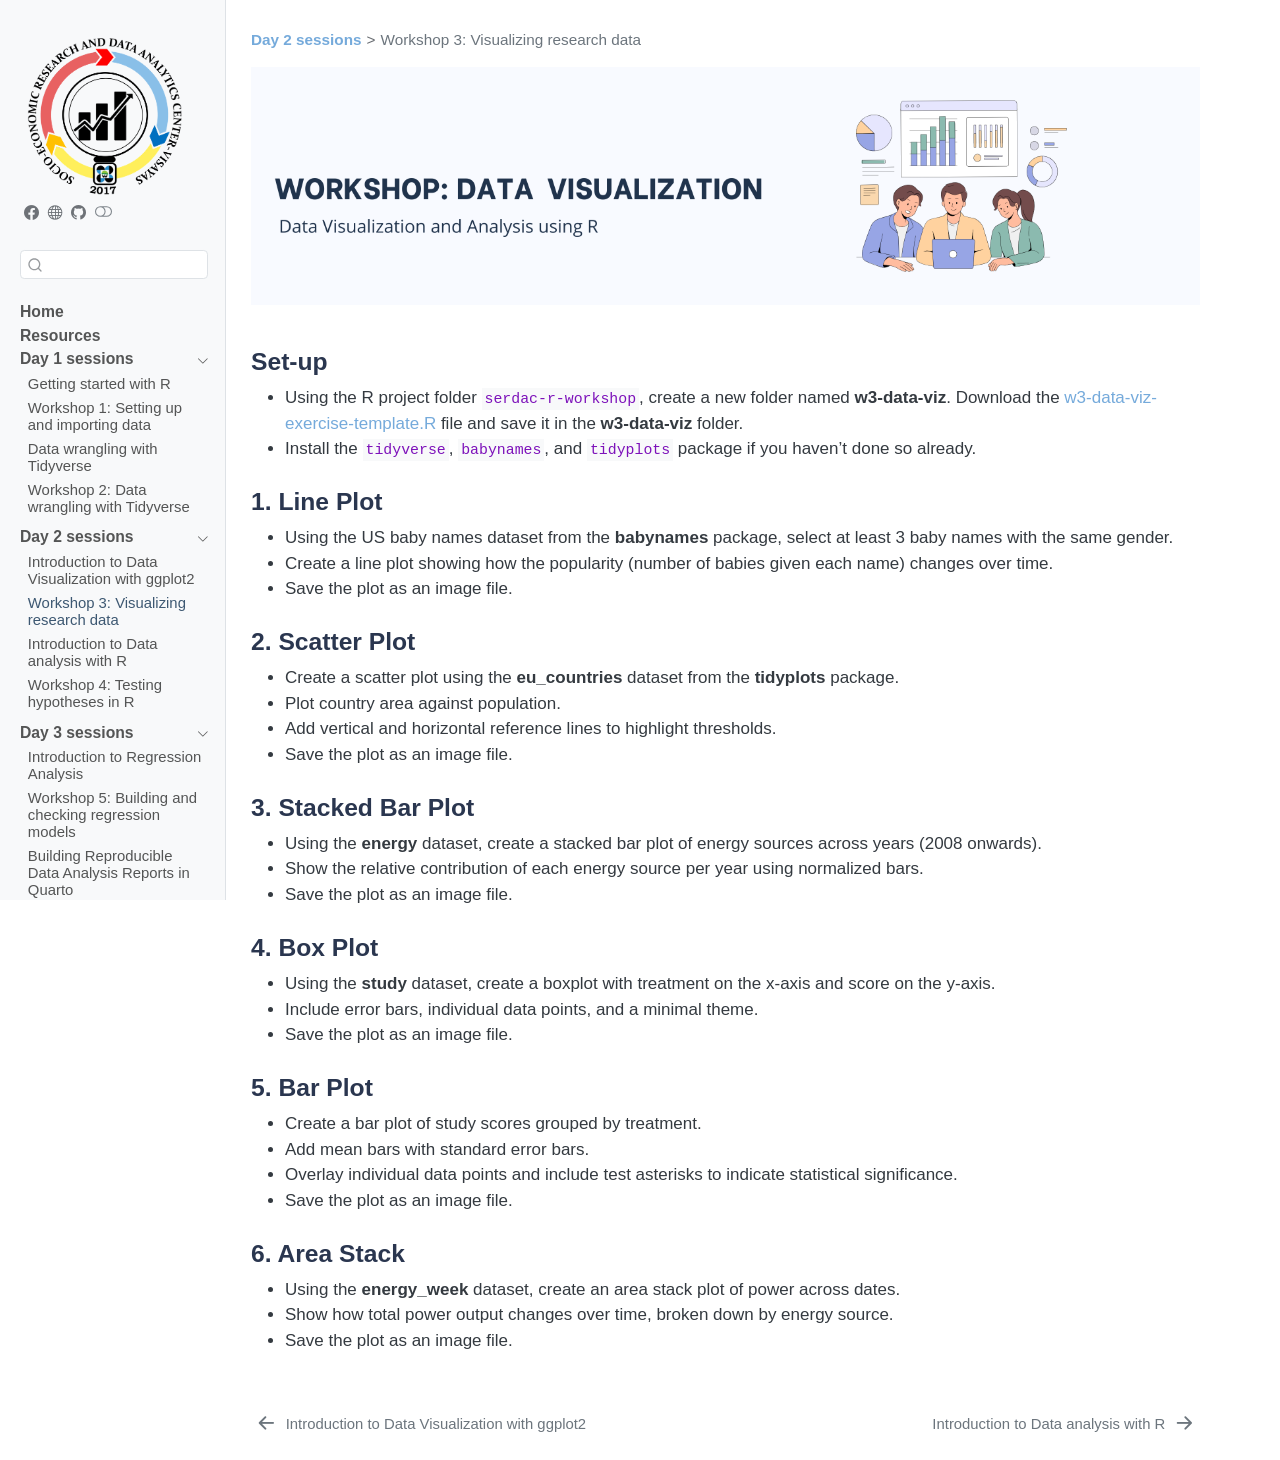
<file: docs/w3-dataviz.html>
<!DOCTYPE html>
<html xmlns="http://www.w3.org/1999/xhtml" lang="en" xml:lang="en"><head>

<meta charset="utf-8">
<meta name="generator" content="quarto-1.6.42">

<meta name="viewport" content="width=device-width, initial-scale=1.0, user-scalable=yes">


<title>w3-dataviz</title>
<style>
code{white-space: pre-wrap;}
span.smallcaps{font-variant: small-caps;}
div.columns{display: flex; gap: min(4vw, 1.5em);}
div.column{flex: auto; overflow-x: auto;}
div.hanging-indent{margin-left: 1.5em; text-indent: -1.5em;}
ul.task-list{list-style: none;}
ul.task-list li input[type="checkbox"] {
  width: 0.8em;
  margin: 0 0.8em 0.2em -1em; /* quarto-specific, see https://github.com/quarto-dev/quarto-cli/issues/4556 */ 
  vertical-align: middle;
}
</style>


<script src="site_libs/quarto-nav/quarto-nav.js"></script>
<script src="site_libs/clipboard/clipboard.min.js"></script>
<script src="site_libs/quarto-search/autocomplete.umd.js"></script>
<script src="site_libs/quarto-search/fuse.min.js"></script>
<script src="site_libs/quarto-search/quarto-search.js"></script>
<meta name="quarto:offset" content="./">
<link href="./session-4-intro-data-analysis.html" rel="next">
<link href="./session-3-intro-data-viz.html" rel="prev">
<link href="./plot/viserdac-logo.png" rel="icon" type="image/png">
<script src="site_libs/quarto-html/quarto.js"></script>
<script src="site_libs/quarto-html/popper.min.js"></script>
<script src="site_libs/quarto-html/tippy.umd.min.js"></script>
<script src="site_libs/quarto-html/anchor.min.js"></script>
<link href="site_libs/quarto-html/tippy.css" rel="stylesheet">
<link href="site_libs/quarto-html/quarto-syntax-highlighting-2f5df379a58b258e96c21c0638c20c03.css" rel="stylesheet" class="quarto-color-scheme" id="quarto-text-highlighting-styles">
<link href="site_libs/quarto-html/quarto-syntax-highlighting-dark-b53751a350365c71b6c909e95f209ed1.css" rel="prefetch" class="quarto-color-scheme quarto-color-alternate" id="quarto-text-highlighting-styles">
<script src="site_libs/bootstrap/bootstrap.min.js"></script>
<link href="site_libs/bootstrap/bootstrap-icons.css" rel="stylesheet">
<link href="site_libs/bootstrap/bootstrap-55680aca77aab0919a7a914f8007907e.min.css" rel="stylesheet" append-hash="true" class="quarto-color-scheme" id="quarto-bootstrap" data-mode="light">
<link href="site_libs/bootstrap/bootstrap-dark-8af8c540feb98deb536fd7436f0d7318.min.css" rel="prefetch" append-hash="true" class="quarto-color-scheme quarto-color-alternate" id="quarto-bootstrap" data-mode="dark">
<script id="quarto-search-options" type="application/json">{
  "location": "sidebar",
  "copy-button": false,
  "collapse-after": 3,
  "panel-placement": "start",
  "type": "textbox",
  "limit": 50,
  "keyboard-shortcut": [
    "f",
    "/",
    "s"
  ],
  "show-item-context": false,
  "language": {
    "search-no-results-text": "No results",
    "search-matching-documents-text": "matching documents",
    "search-copy-link-title": "Copy link to search",
    "search-hide-matches-text": "Hide additional matches",
    "search-more-match-text": "more match in this document",
    "search-more-matches-text": "more matches in this document",
    "search-clear-button-title": "Clear",
    "search-text-placeholder": "",
    "search-detached-cancel-button-title": "Cancel",
    "search-submit-button-title": "Submit",
    "search-label": "Search"
  }
}</script>


</head>

<body class="nav-sidebar docked fullcontent">

<div id="quarto-search-results"></div>
  <header id="quarto-header" class="headroom fixed-top">
  <nav class="quarto-secondary-nav">
    <div class="container-fluid d-flex">
      <button type="button" class="quarto-btn-toggle btn" data-bs-toggle="collapse" role="button" data-bs-target=".quarto-sidebar-collapse-item" aria-controls="quarto-sidebar" aria-expanded="false" aria-label="Toggle sidebar navigation" onclick="if (window.quartoToggleHeadroom) { window.quartoToggleHeadroom(); }">
        <i class="bi bi-layout-text-sidebar-reverse"></i>
      </button>
        <nav class="quarto-page-breadcrumbs" aria-label="breadcrumb"><ol class="breadcrumb"><li class="breadcrumb-item"><a href="./session-3-intro-data-viz.html"><strong>Day 2 sessions</strong></a></li><li class="breadcrumb-item"><a href="./w3-dataviz.html">Workshop 3: Visualizing research data</a></li></ol></nav>
        <a class="flex-grow-1" role="navigation" data-bs-toggle="collapse" data-bs-target=".quarto-sidebar-collapse-item" aria-controls="quarto-sidebar" aria-expanded="false" aria-label="Toggle sidebar navigation" onclick="if (window.quartoToggleHeadroom) { window.quartoToggleHeadroom(); }">      
        </a>
      <button type="button" class="btn quarto-search-button" aria-label="Search" onclick="window.quartoOpenSearch();">
        <i class="bi bi-search"></i>
      </button>
    </div>
  </nav>
</header>
<!-- content -->
<div id="quarto-content" class="quarto-container page-columns page-rows-contents page-layout-article">
<!-- sidebar -->
  <nav id="quarto-sidebar" class="sidebar collapse collapse-horizontal quarto-sidebar-collapse-item sidebar-navigation docked overflow-auto">
    <div class="pt-lg-2 mt-2 text-left sidebar-header">
      <a href="./index.html" class="sidebar-logo-link">
      <img src="./plot/viserdac-logo.png" alt="" class="sidebar-logo py-0 d-lg-inline d-none">
      </a>
      <div class="sidebar-tools-main tools-wide">
    <a href="https://www.facebook.com/viserdac/" title="" class="quarto-navigation-tool px-1" aria-label=""><i class="bi bi-facebook"></i></a>
    <a href="https://viserdac.vsu.edu.ph/" title="" class="quarto-navigation-tool px-1" aria-label=""><i class="bi bi-globe"></i></a>
    <a href="https://github.com/vsu-viserdac/r-programming-data-viz-analysis" title="" class="quarto-navigation-tool px-1" aria-label=""><i class="bi bi-github"></i></a>
  <a href="" class="quarto-color-scheme-toggle quarto-navigation-tool  px-1" onclick="window.quartoToggleColorScheme(); return false;" title="Toggle dark mode"><i class="bi"></i></a>
</div>
      </div>
        <div class="mt-2 flex-shrink-0 align-items-center">
        <div class="sidebar-search">
        <div id="quarto-search" class="" title="Search"></div>
        </div>
        </div>
    <div class="sidebar-menu-container"> 
    <ul class="list-unstyled mt-1">
        <li class="sidebar-item">
  <div class="sidebar-item-container"> 
  <a href="./index.html" class="sidebar-item-text sidebar-link">
 <span class="menu-text"><strong>Home</strong></span></a>
  </div>
</li>
        <li class="sidebar-item">
  <div class="sidebar-item-container"> 
  <a href="./resources.qmd" class="sidebar-item-text sidebar-link">
 <span class="menu-text"><strong>Resources</strong></span></a>
  </div>
</li>
        <li class="sidebar-item sidebar-item-section">
      <div class="sidebar-item-container"> 
            <a class="sidebar-item-text sidebar-link text-start" data-bs-toggle="collapse" data-bs-target="#quarto-sidebar-section-1" role="navigation" aria-expanded="true">
 <span class="menu-text"><strong>Day 1 sessions</strong></span></a>
          <a class="sidebar-item-toggle text-start" data-bs-toggle="collapse" data-bs-target="#quarto-sidebar-section-1" role="navigation" aria-expanded="true" aria-label="Toggle section">
            <i class="bi bi-chevron-right ms-2"></i>
          </a> 
      </div>
      <ul id="quarto-sidebar-section-1" class="collapse list-unstyled sidebar-section depth1 show">  
          <li class="sidebar-item">
  <div class="sidebar-item-container"> 
  <a href="./session-1-getting-started-r.html" class="sidebar-item-text sidebar-link">
 <span class="menu-text">Getting started with R</span></a>
  </div>
</li>
          <li class="sidebar-item">
  <div class="sidebar-item-container"> 
  <a href="./w1-getting-started-r.html" class="sidebar-item-text sidebar-link">
 <span class="menu-text">Workshop 1: Setting up and importing data</span></a>
  </div>
</li>
          <li class="sidebar-item">
  <div class="sidebar-item-container"> 
  <a href="./session-2-data-wrangling.html" class="sidebar-item-text sidebar-link">
 <span class="menu-text">Data wrangling with Tidyverse</span></a>
  </div>
</li>
          <li class="sidebar-item">
  <div class="sidebar-item-container"> 
  <a href="./w2-data-wrangling.html" class="sidebar-item-text sidebar-link">
 <span class="menu-text">Workshop 2: Data wrangling with Tidyverse</span></a>
  </div>
</li>
      </ul>
  </li>
        <li class="sidebar-item sidebar-item-section">
      <div class="sidebar-item-container"> 
            <a class="sidebar-item-text sidebar-link text-start" data-bs-toggle="collapse" data-bs-target="#quarto-sidebar-section-2" role="navigation" aria-expanded="true">
 <span class="menu-text"><strong>Day 2 sessions</strong></span></a>
          <a class="sidebar-item-toggle text-start" data-bs-toggle="collapse" data-bs-target="#quarto-sidebar-section-2" role="navigation" aria-expanded="true" aria-label="Toggle section">
            <i class="bi bi-chevron-right ms-2"></i>
          </a> 
      </div>
      <ul id="quarto-sidebar-section-2" class="collapse list-unstyled sidebar-section depth1 show">  
          <li class="sidebar-item">
  <div class="sidebar-item-container"> 
  <a href="./session-3-intro-data-viz.html" class="sidebar-item-text sidebar-link">
 <span class="menu-text">Introduction to Data Visualization with ggplot2</span></a>
  </div>
</li>
          <li class="sidebar-item">
  <div class="sidebar-item-container"> 
  <a href="./w3-dataviz.html" class="sidebar-item-text sidebar-link active">
 <span class="menu-text">Workshop 3: Visualizing research data</span></a>
  </div>
</li>
          <li class="sidebar-item">
  <div class="sidebar-item-container"> 
  <a href="./session-4-intro-data-analysis.html" class="sidebar-item-text sidebar-link">
 <span class="menu-text">Introduction to Data analysis with R</span></a>
  </div>
</li>
          <li class="sidebar-item">
  <div class="sidebar-item-container"> 
  <a href="./w4-statistical-analysis.html" class="sidebar-item-text sidebar-link">
 <span class="menu-text">Workshop 4: Testing hypotheses in R</span></a>
  </div>
</li>
      </ul>
  </li>
        <li class="sidebar-item sidebar-item-section">
      <div class="sidebar-item-container"> 
            <a class="sidebar-item-text sidebar-link text-start" data-bs-toggle="collapse" data-bs-target="#quarto-sidebar-section-3" role="navigation" aria-expanded="true">
 <span class="menu-text"><strong>Day 3 sessions</strong></span></a>
          <a class="sidebar-item-toggle text-start" data-bs-toggle="collapse" data-bs-target="#quarto-sidebar-section-3" role="navigation" aria-expanded="true" aria-label="Toggle section">
            <i class="bi bi-chevron-right ms-2"></i>
          </a> 
      </div>
      <ul id="quarto-sidebar-section-3" class="collapse list-unstyled sidebar-section depth1 show">  
          <li class="sidebar-item">
  <div class="sidebar-item-container"> 
  <a href="./session-5-intro-regression-analysis.html" class="sidebar-item-text sidebar-link">
 <span class="menu-text">Introduction to Regression Analysis</span></a>
  </div>
</li>
          <li class="sidebar-item">
  <div class="sidebar-item-container"> 
  <a href="./w5-regression-analysis.html" class="sidebar-item-text sidebar-link">
 <span class="menu-text">Workshop 5: Building and checking regression models</span></a>
  </div>
</li>
          <li class="sidebar-item">
  <div class="sidebar-item-container"> 
  <a href="./session-6-reproducible-report.html" class="sidebar-item-text sidebar-link">
 <span class="menu-text">Building Reproducible Data Analysis Reports in Quarto</span></a>
  </div>
</li>
          <li class="sidebar-item">
 <span class="menu-text">Workshop 6: Generating an HTML report</span>
  </li>
      </ul>
  </li>
    </ul>
    </div>
</nav>
<div id="quarto-sidebar-glass" class="quarto-sidebar-collapse-item" data-bs-toggle="collapse" data-bs-target=".quarto-sidebar-collapse-item"></div>
<!-- margin-sidebar -->
    
<!-- main -->
<main class="content" id="quarto-document-content"><header id="title-block-header" class="quarto-title-block"><nav class="quarto-page-breadcrumbs quarto-title-breadcrumbs d-none d-lg-block" aria-label="breadcrumb"><ol class="breadcrumb"><li class="breadcrumb-item"><a href="./session-3-intro-data-viz.html"><strong>Day 2 sessions</strong></a></li><li class="breadcrumb-item"><a href="./w3-dataviz.html">Workshop 3: Visualizing research data</a></li></ol></nav></header>




<div class="quarto-figure quarto-figure-center">
<figure class="figure">
<p><img src="plot/session-3-workshop.png" class="img-fluid quarto-figure quarto-figure-center figure-img"></p>
</figure>
</div>
<section id="set-up" class="level3">
<h3 class="anchored" data-anchor-id="set-up">Set-up</h3>
<ul>
<li>Using the R project folder <code>serdac-r-workshop</code>, create a new folder named <strong>w3-data-viz</strong>. Download the <a href="https://drive.google.com/drive/folders/1huSJ-C645NOPGkc585d8xHa3I877JFQH?usp=sharing">w3-data-viz-exercise-template.R</a> file and save it in the <strong>w3-data-viz</strong> folder.</li>
<li>Install the <code>tidyverse</code>, <code>babynames</code>, and <code>tidyplots</code> package if you haven’t done so already.</li>
</ul>
</section>
<section id="line-plot" class="level3">
<h3 class="anchored" data-anchor-id="line-plot">1. Line Plot</h3>
<ul>
<li>Using the US baby names dataset from the <strong>babynames</strong> package, select at least 3 baby names with the same gender.<br>
</li>
<li>Create a line plot showing how the popularity (number of babies given each name) changes over time.<br>
</li>
<li>Save the plot as an image file.</li>
</ul>
</section>
<section id="scatter-plot" class="level3">
<h3 class="anchored" data-anchor-id="scatter-plot">2. Scatter Plot</h3>
<ul>
<li>Create a scatter plot using the <strong>eu_countries</strong> dataset from the <strong>tidyplots</strong> package.<br>
</li>
<li>Plot country area against population.<br>
</li>
<li>Add vertical and horizontal reference lines to highlight thresholds.<br>
</li>
<li>Save the plot as an image file.</li>
</ul>
</section>
<section id="stacked-bar-plot" class="level3">
<h3 class="anchored" data-anchor-id="stacked-bar-plot">3. Stacked Bar Plot</h3>
<ul>
<li>Using the <strong>energy</strong> dataset, create a stacked bar plot of energy sources across years (2008 onwards).<br>
</li>
<li>Show the relative contribution of each energy source per year using normalized bars.<br>
</li>
<li>Save the plot as an image file.</li>
</ul>
</section>
<section id="box-plot" class="level3">
<h3 class="anchored" data-anchor-id="box-plot">4. Box Plot</h3>
<ul>
<li>Using the <strong>study</strong> dataset, create a boxplot with treatment on the x-axis and score on the y-axis.<br>
</li>
<li>Include error bars, individual data points, and a minimal theme.<br>
</li>
<li>Save the plot as an image file.</li>
</ul>
</section>
<section id="bar-plot" class="level3">
<h3 class="anchored" data-anchor-id="bar-plot">5. Bar Plot</h3>
<ul>
<li>Create a bar plot of study scores grouped by treatment.<br>
</li>
<li>Add mean bars with standard error bars.<br>
</li>
<li>Overlay individual data points and include test asterisks to indicate statistical significance.<br>
</li>
<li>Save the plot as an image file.</li>
</ul>
</section>
<section id="area-stack" class="level3">
<h3 class="anchored" data-anchor-id="area-stack">6. Area Stack</h3>
<ul>
<li>Using the <strong>energy_week</strong> dataset, create an area stack plot of power across dates.<br>
</li>
<li>Show how total power output changes over time, broken down by energy source.<br>
</li>
<li>Save the plot as an image file.</li>
</ul>


</section>

</main> <!-- /main -->
<script id="quarto-html-after-body" type="application/javascript">
window.document.addEventListener("DOMContentLoaded", function (event) {
  const toggleBodyColorMode = (bsSheetEl) => {
    const mode = bsSheetEl.getAttribute("data-mode");
    const bodyEl = window.document.querySelector("body");
    if (mode === "dark") {
      bodyEl.classList.add("quarto-dark");
      bodyEl.classList.remove("quarto-light");
    } else {
      bodyEl.classList.add("quarto-light");
      bodyEl.classList.remove("quarto-dark");
    }
  }
  const toggleBodyColorPrimary = () => {
    const bsSheetEl = window.document.querySelector("link#quarto-bootstrap");
    if (bsSheetEl) {
      toggleBodyColorMode(bsSheetEl);
    }
  }
  toggleBodyColorPrimary();  
  const disableStylesheet = (stylesheets) => {
    for (let i=0; i < stylesheets.length; i++) {
      const stylesheet = stylesheets[i];
      stylesheet.rel = 'prefetch';
    }
  }
  const enableStylesheet = (stylesheets) => {
    for (let i=0; i < stylesheets.length; i++) {
      const stylesheet = stylesheets[i];
      stylesheet.rel = 'stylesheet';
    }
  }
  const manageTransitions = (selector, allowTransitions) => {
    const els = window.document.querySelectorAll(selector);
    for (let i=0; i < els.length; i++) {
      const el = els[i];
      if (allowTransitions) {
        el.classList.remove('notransition');
      } else {
        el.classList.add('notransition');
      }
    }
  }
  const toggleGiscusIfUsed = (isAlternate, darkModeDefault) => {
    const baseTheme = document.querySelector('#giscus-base-theme')?.value ?? 'light';
    const alternateTheme = document.querySelector('#giscus-alt-theme')?.value ?? 'dark';
    let newTheme = '';
    if(darkModeDefault) {
      newTheme = isAlternate ? baseTheme : alternateTheme;
    } else {
      newTheme = isAlternate ? alternateTheme : baseTheme;
    }
    const changeGiscusTheme = () => {
      // From: https://github.com/giscus/giscus/issues/336
      const sendMessage = (message) => {
        const iframe = document.querySelector('iframe.giscus-frame');
        if (!iframe) return;
        iframe.contentWindow.postMessage({ giscus: message }, 'https://giscus.app');
      }
      sendMessage({
        setConfig: {
          theme: newTheme
        }
      });
    }
    const isGiscussLoaded = window.document.querySelector('iframe.giscus-frame') !== null;
    if (isGiscussLoaded) {
      changeGiscusTheme();
    }
  }
  const toggleColorMode = (alternate) => {
    // Switch the stylesheets
    const alternateStylesheets = window.document.querySelectorAll('link.quarto-color-scheme.quarto-color-alternate');
    manageTransitions('#quarto-margin-sidebar .nav-link', false);
    if (alternate) {
      enableStylesheet(alternateStylesheets);
      for (const sheetNode of alternateStylesheets) {
        if (sheetNode.id === "quarto-bootstrap") {
          toggleBodyColorMode(sheetNode);
        }
      }
    } else {
      disableStylesheet(alternateStylesheets);
      toggleBodyColorPrimary();
    }
    manageTransitions('#quarto-margin-sidebar .nav-link', true);
    // Switch the toggles
    const toggles = window.document.querySelectorAll('.quarto-color-scheme-toggle');
    for (let i=0; i < toggles.length; i++) {
      const toggle = toggles[i];
      if (toggle) {
        if (alternate) {
          toggle.classList.add("alternate");     
        } else {
          toggle.classList.remove("alternate");
        }
      }
    }
    // Hack to workaround the fact that safari doesn't
    // properly recolor the scrollbar when toggling (#1455)
    if (navigator.userAgent.indexOf('Safari') > 0 && navigator.userAgent.indexOf('Chrome') == -1) {
      manageTransitions("body", false);
      window.scrollTo(0, 1);
      setTimeout(() => {
        window.scrollTo(0, 0);
        manageTransitions("body", true);
      }, 40);  
    }
  }
  const isFileUrl = () => { 
    return window.location.protocol === 'file:';
  }
  const hasAlternateSentinel = () => {  
    let styleSentinel = getColorSchemeSentinel();
    if (styleSentinel !== null) {
      return styleSentinel === "alternate";
    } else {
      return false;
    }
  }
  const setStyleSentinel = (alternate) => {
    const value = alternate ? "alternate" : "default";
    if (!isFileUrl()) {
      window.localStorage.setItem("quarto-color-scheme", value);
    } else {
      localAlternateSentinel = value;
    }
  }
  const getColorSchemeSentinel = () => {
    if (!isFileUrl()) {
      const storageValue = window.localStorage.getItem("quarto-color-scheme");
      return storageValue != null ? storageValue : localAlternateSentinel;
    } else {
      return localAlternateSentinel;
    }
  }
  const darkModeDefault = false;
  let localAlternateSentinel = darkModeDefault ? 'alternate' : 'default';
  // Dark / light mode switch
  window.quartoToggleColorScheme = () => {
    // Read the current dark / light value 
    let toAlternate = !hasAlternateSentinel();
    toggleColorMode(toAlternate);
    setStyleSentinel(toAlternate);
    toggleGiscusIfUsed(toAlternate, darkModeDefault);
  };
  // Ensure there is a toggle, if there isn't float one in the top right
  if (window.document.querySelector('.quarto-color-scheme-toggle') === null) {
    const a = window.document.createElement('a');
    a.classList.add('top-right');
    a.classList.add('quarto-color-scheme-toggle');
    a.href = "";
    a.onclick = function() { try { window.quartoToggleColorScheme(); } catch {} return false; };
    const i = window.document.createElement("i");
    i.classList.add('bi');
    a.appendChild(i);
    window.document.body.appendChild(a);
  }
  // Switch to dark mode if need be
  if (hasAlternateSentinel()) {
    toggleColorMode(true);
  } else {
    toggleColorMode(false);
  }
  const icon = "";
  const anchorJS = new window.AnchorJS();
  anchorJS.options = {
    placement: 'right',
    icon: icon
  };
  anchorJS.add('.anchored');
  const isCodeAnnotation = (el) => {
    for (const clz of el.classList) {
      if (clz.startsWith('code-annotation-')) {                     
        return true;
      }
    }
    return false;
  }
  const onCopySuccess = function(e) {
    // button target
    const button = e.trigger;
    // don't keep focus
    button.blur();
    // flash "checked"
    button.classList.add('code-copy-button-checked');
    var currentTitle = button.getAttribute("title");
    button.setAttribute("title", "Copied!");
    let tooltip;
    if (window.bootstrap) {
      button.setAttribute("data-bs-toggle", "tooltip");
      button.setAttribute("data-bs-placement", "left");
      button.setAttribute("data-bs-title", "Copied!");
      tooltip = new bootstrap.Tooltip(button, 
        { trigger: "manual", 
          customClass: "code-copy-button-tooltip",
          offset: [0, -8]});
      tooltip.show();    
    }
    setTimeout(function() {
      if (tooltip) {
        tooltip.hide();
        button.removeAttribute("data-bs-title");
        button.removeAttribute("data-bs-toggle");
        button.removeAttribute("data-bs-placement");
      }
      button.setAttribute("title", currentTitle);
      button.classList.remove('code-copy-button-checked');
    }, 1000);
    // clear code selection
    e.clearSelection();
  }
  const getTextToCopy = function(trigger) {
      const codeEl = trigger.previousElementSibling.cloneNode(true);
      for (const childEl of codeEl.children) {
        if (isCodeAnnotation(childEl)) {
          childEl.remove();
        }
      }
      return codeEl.innerText;
  }
  const clipboard = new window.ClipboardJS('.code-copy-button:not([data-in-quarto-modal])', {
    text: getTextToCopy
  });
  clipboard.on('success', onCopySuccess);
  if (window.document.getElementById('quarto-embedded-source-code-modal')) {
    const clipboardModal = new window.ClipboardJS('.code-copy-button[data-in-quarto-modal]', {
      text: getTextToCopy,
      container: window.document.getElementById('quarto-embedded-source-code-modal')
    });
    clipboardModal.on('success', onCopySuccess);
  }
    var localhostRegex = new RegExp(/^(?:http|https):\/\/localhost\:?[0-9]*\//);
    var mailtoRegex = new RegExp(/^mailto:/);
      var filterRegex = new RegExp("https:\/\/vsu-viserdac\.github\.io\/r-programming-data-viz-analysis\/");
    var isInternal = (href) => {
        return filterRegex.test(href) || localhostRegex.test(href) || mailtoRegex.test(href);
    }
    // Inspect non-navigation links and adorn them if external
 	var links = window.document.querySelectorAll('a[href]:not(.nav-link):not(.navbar-brand):not(.toc-action):not(.sidebar-link):not(.sidebar-item-toggle):not(.pagination-link):not(.no-external):not([aria-hidden]):not(.dropdown-item):not(.quarto-navigation-tool):not(.about-link)');
    for (var i=0; i<links.length; i++) {
      const link = links[i];
      if (!isInternal(link.href)) {
        // undo the damage that might have been done by quarto-nav.js in the case of
        // links that we want to consider external
        if (link.dataset.originalHref !== undefined) {
          link.href = link.dataset.originalHref;
        }
      }
    }
  function tippyHover(el, contentFn, onTriggerFn, onUntriggerFn) {
    const config = {
      allowHTML: true,
      maxWidth: 500,
      delay: 100,
      arrow: false,
      appendTo: function(el) {
          return el.parentElement;
      },
      interactive: true,
      interactiveBorder: 10,
      theme: 'quarto',
      placement: 'bottom-start',
    };
    if (contentFn) {
      config.content = contentFn;
    }
    if (onTriggerFn) {
      config.onTrigger = onTriggerFn;
    }
    if (onUntriggerFn) {
      config.onUntrigger = onUntriggerFn;
    }
    window.tippy(el, config); 
  }
  const noterefs = window.document.querySelectorAll('a[role="doc-noteref"]');
  for (var i=0; i<noterefs.length; i++) {
    const ref = noterefs[i];
    tippyHover(ref, function() {
      // use id or data attribute instead here
      let href = ref.getAttribute('data-footnote-href') || ref.getAttribute('href');
      try { href = new URL(href).hash; } catch {}
      const id = href.replace(/^#\/?/, "");
      const note = window.document.getElementById(id);
      if (note) {
        return note.innerHTML;
      } else {
        return "";
      }
    });
  }
  const xrefs = window.document.querySelectorAll('a.quarto-xref');
  const processXRef = (id, note) => {
    // Strip column container classes
    const stripColumnClz = (el) => {
      el.classList.remove("page-full", "page-columns");
      if (el.children) {
        for (const child of el.children) {
          stripColumnClz(child);
        }
      }
    }
    stripColumnClz(note)
    if (id === null || id.startsWith('sec-')) {
      // Special case sections, only their first couple elements
      const container = document.createElement("div");
      if (note.children && note.children.length > 2) {
        container.appendChild(note.children[0].cloneNode(true));
        for (let i = 1; i < note.children.length; i++) {
          const child = note.children[i];
          if (child.tagName === "P" && child.innerText === "") {
            continue;
          } else {
            container.appendChild(child.cloneNode(true));
            break;
          }
        }
        if (window.Quarto?.typesetMath) {
          window.Quarto.typesetMath(container);
        }
        return container.innerHTML
      } else {
        if (window.Quarto?.typesetMath) {
          window.Quarto.typesetMath(note);
        }
        return note.innerHTML;
      }
    } else {
      // Remove any anchor links if they are present
      const anchorLink = note.querySelector('a.anchorjs-link');
      if (anchorLink) {
        anchorLink.remove();
      }
      if (window.Quarto?.typesetMath) {
        window.Quarto.typesetMath(note);
      }
      if (note.classList.contains("callout")) {
        return note.outerHTML;
      } else {
        return note.innerHTML;
      }
    }
  }
  for (var i=0; i<xrefs.length; i++) {
    const xref = xrefs[i];
    tippyHover(xref, undefined, function(instance) {
      instance.disable();
      let url = xref.getAttribute('href');
      let hash = undefined; 
      if (url.startsWith('#')) {
        hash = url;
      } else {
        try { hash = new URL(url).hash; } catch {}
      }
      if (hash) {
        const id = hash.replace(/^#\/?/, "");
        const note = window.document.getElementById(id);
        if (note !== null) {
          try {
            const html = processXRef(id, note.cloneNode(true));
            instance.setContent(html);
          } finally {
            instance.enable();
            instance.show();
          }
        } else {
          // See if we can fetch this
          fetch(url.split('#')[0])
          .then(res => res.text())
          .then(html => {
            const parser = new DOMParser();
            const htmlDoc = parser.parseFromString(html, "text/html");
            const note = htmlDoc.getElementById(id);
            if (note !== null) {
              const html = processXRef(id, note);
              instance.setContent(html);
            } 
          }).finally(() => {
            instance.enable();
            instance.show();
          });
        }
      } else {
        // See if we can fetch a full url (with no hash to target)
        // This is a special case and we should probably do some content thinning / targeting
        fetch(url)
        .then(res => res.text())
        .then(html => {
          const parser = new DOMParser();
          const htmlDoc = parser.parseFromString(html, "text/html");
          const note = htmlDoc.querySelector('main.content');
          if (note !== null) {
            // This should only happen for chapter cross references
            // (since there is no id in the URL)
            // remove the first header
            if (note.children.length > 0 && note.children[0].tagName === "HEADER") {
              note.children[0].remove();
            }
            const html = processXRef(null, note);
            instance.setContent(html);
          } 
        }).finally(() => {
          instance.enable();
          instance.show();
        });
      }
    }, function(instance) {
    });
  }
      let selectedAnnoteEl;
      const selectorForAnnotation = ( cell, annotation) => {
        let cellAttr = 'data-code-cell="' + cell + '"';
        let lineAttr = 'data-code-annotation="' +  annotation + '"';
        const selector = 'span[' + cellAttr + '][' + lineAttr + ']';
        return selector;
      }
      const selectCodeLines = (annoteEl) => {
        const doc = window.document;
        const targetCell = annoteEl.getAttribute("data-target-cell");
        const targetAnnotation = annoteEl.getAttribute("data-target-annotation");
        const annoteSpan = window.document.querySelector(selectorForAnnotation(targetCell, targetAnnotation));
        const lines = annoteSpan.getAttribute("data-code-lines").split(",");
        const lineIds = lines.map((line) => {
          return targetCell + "-" + line;
        })
        let top = null;
        let height = null;
        let parent = null;
        if (lineIds.length > 0) {
            //compute the position of the single el (top and bottom and make a div)
            const el = window.document.getElementById(lineIds[0]);
            top = el.offsetTop;
            height = el.offsetHeight;
            parent = el.parentElement.parentElement;
          if (lineIds.length > 1) {
            const lastEl = window.document.getElementById(lineIds[lineIds.length - 1]);
            const bottom = lastEl.offsetTop + lastEl.offsetHeight;
            height = bottom - top;
          }
          if (top !== null && height !== null && parent !== null) {
            // cook up a div (if necessary) and position it 
            let div = window.document.getElementById("code-annotation-line-highlight");
            if (div === null) {
              div = window.document.createElement("div");
              div.setAttribute("id", "code-annotation-line-highlight");
              div.style.position = 'absolute';
              parent.appendChild(div);
            }
            div.style.top = top - 2 + "px";
            div.style.height = height + 4 + "px";
            div.style.left = 0;
            let gutterDiv = window.document.getElementById("code-annotation-line-highlight-gutter");
            if (gutterDiv === null) {
              gutterDiv = window.document.createElement("div");
              gutterDiv.setAttribute("id", "code-annotation-line-highlight-gutter");
              gutterDiv.style.position = 'absolute';
              const codeCell = window.document.getElementById(targetCell);
              const gutter = codeCell.querySelector('.code-annotation-gutter');
              gutter.appendChild(gutterDiv);
            }
            gutterDiv.style.top = top - 2 + "px";
            gutterDiv.style.height = height + 4 + "px";
          }
          selectedAnnoteEl = annoteEl;
        }
      };
      const unselectCodeLines = () => {
        const elementsIds = ["code-annotation-line-highlight", "code-annotation-line-highlight-gutter"];
        elementsIds.forEach((elId) => {
          const div = window.document.getElementById(elId);
          if (div) {
            div.remove();
          }
        });
        selectedAnnoteEl = undefined;
      };
        // Handle positioning of the toggle
    window.addEventListener(
      "resize",
      throttle(() => {
        elRect = undefined;
        if (selectedAnnoteEl) {
          selectCodeLines(selectedAnnoteEl);
        }
      }, 10)
    );
    function throttle(fn, ms) {
    let throttle = false;
    let timer;
      return (...args) => {
        if(!throttle) { // first call gets through
            fn.apply(this, args);
            throttle = true;
        } else { // all the others get throttled
            if(timer) clearTimeout(timer); // cancel #2
            timer = setTimeout(() => {
              fn.apply(this, args);
              timer = throttle = false;
            }, ms);
        }
      };
    }
      // Attach click handler to the DT
      const annoteDls = window.document.querySelectorAll('dt[data-target-cell]');
      for (const annoteDlNode of annoteDls) {
        annoteDlNode.addEventListener('click', (event) => {
          const clickedEl = event.target;
          if (clickedEl !== selectedAnnoteEl) {
            unselectCodeLines();
            const activeEl = window.document.querySelector('dt[data-target-cell].code-annotation-active');
            if (activeEl) {
              activeEl.classList.remove('code-annotation-active');
            }
            selectCodeLines(clickedEl);
            clickedEl.classList.add('code-annotation-active');
          } else {
            // Unselect the line
            unselectCodeLines();
            clickedEl.classList.remove('code-annotation-active');
          }
        });
      }
  const findCites = (el) => {
    const parentEl = el.parentElement;
    if (parentEl) {
      const cites = parentEl.dataset.cites;
      if (cites) {
        return {
          el,
          cites: cites.split(' ')
        };
      } else {
        return findCites(el.parentElement)
      }
    } else {
      return undefined;
    }
  };
  var bibliorefs = window.document.querySelectorAll('a[role="doc-biblioref"]');
  for (var i=0; i<bibliorefs.length; i++) {
    const ref = bibliorefs[i];
    const citeInfo = findCites(ref);
    if (citeInfo) {
      tippyHover(citeInfo.el, function() {
        var popup = window.document.createElement('div');
        citeInfo.cites.forEach(function(cite) {
          var citeDiv = window.document.createElement('div');
          citeDiv.classList.add('hanging-indent');
          citeDiv.classList.add('csl-entry');
          var biblioDiv = window.document.getElementById('ref-' + cite);
          if (biblioDiv) {
            citeDiv.innerHTML = biblioDiv.innerHTML;
          }
          popup.appendChild(citeDiv);
        });
        return popup.innerHTML;
      });
    }
  }
});
</script>
<nav class="page-navigation">
  <div class="nav-page nav-page-previous">
      <a href="./session-3-intro-data-viz.html" class="pagination-link" aria-label="Introduction to Data Visualization with ggplot2">
        <i class="bi bi-arrow-left-short"></i> <span class="nav-page-text">Introduction to Data Visualization with ggplot2</span>
      </a>          
  </div>
  <div class="nav-page nav-page-next">
      <a href="./session-4-intro-data-analysis.html" class="pagination-link" aria-label="Introduction to Data analysis with R">
        <span class="nav-page-text">Introduction to Data analysis with R</span> <i class="bi bi-arrow-right-short"></i>
      </a>
  </div>
</nav>
</div> <!-- /content -->




</body></html>
</file>
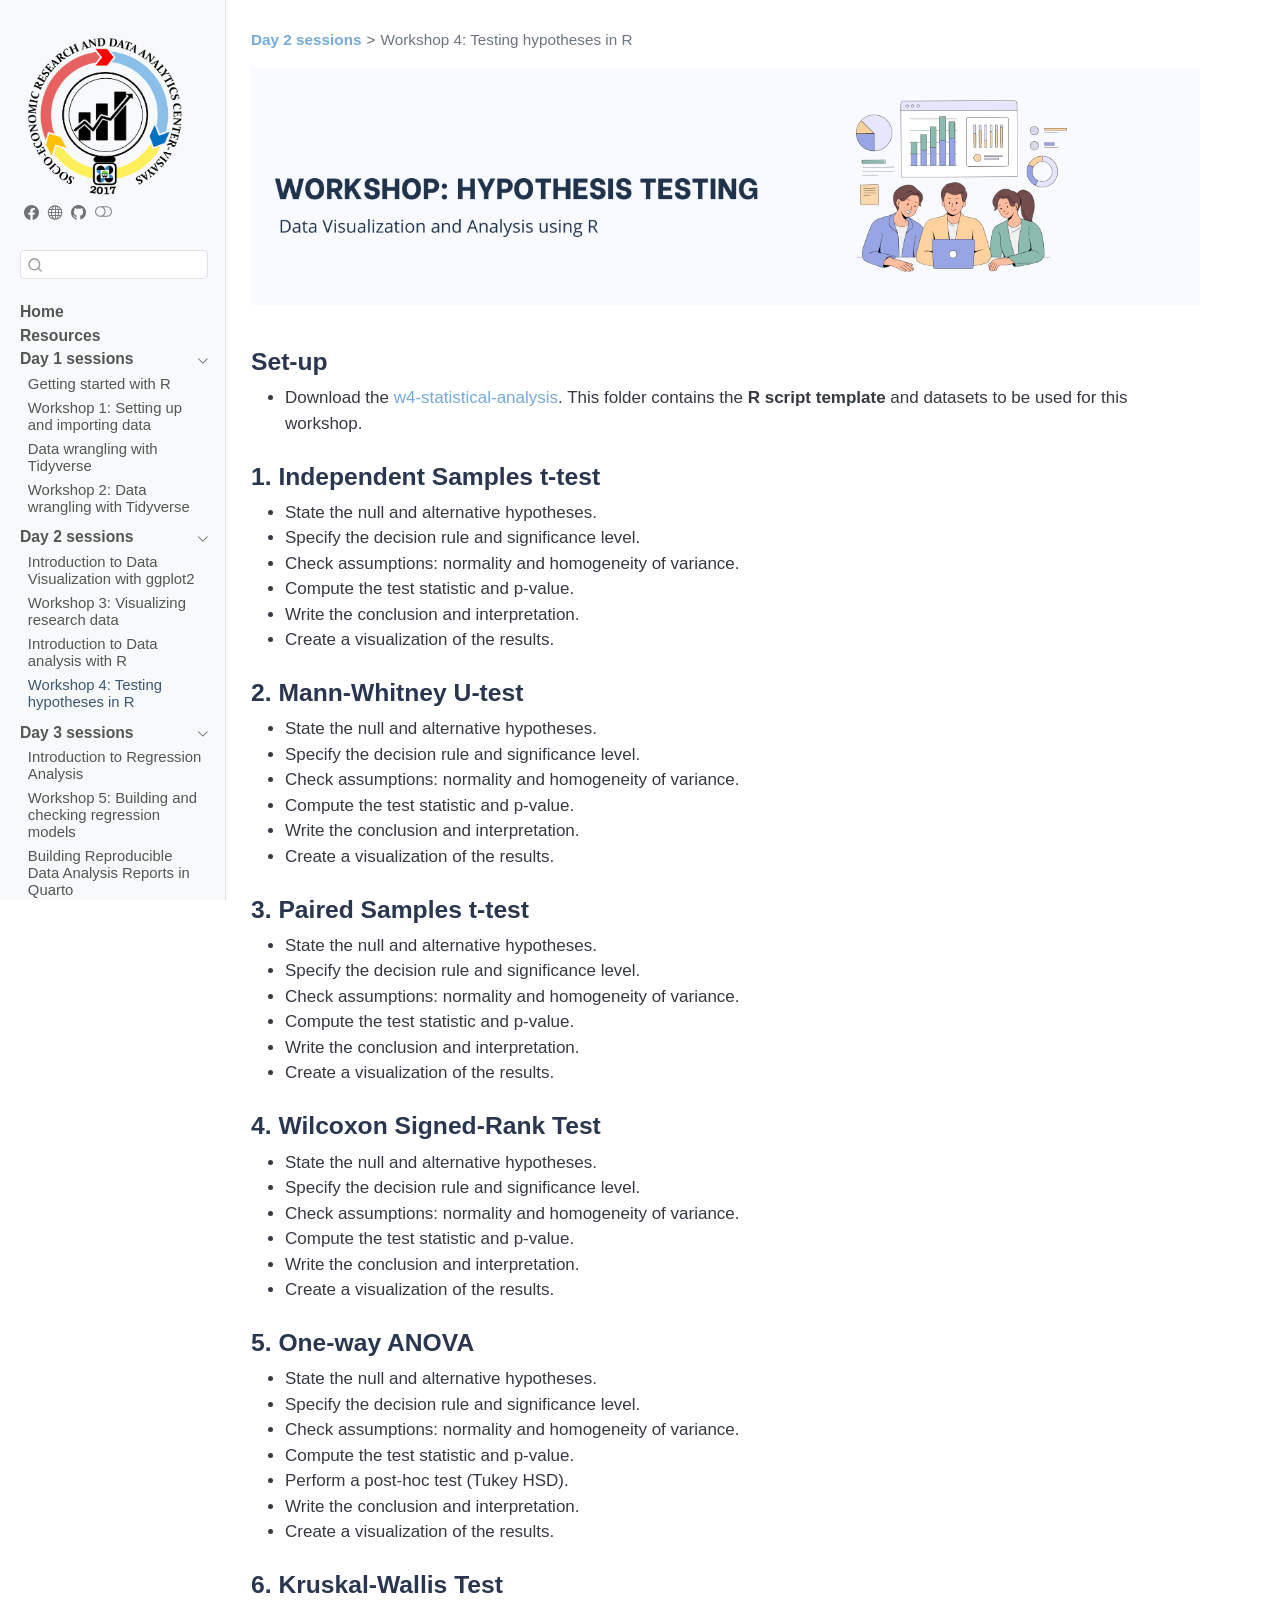
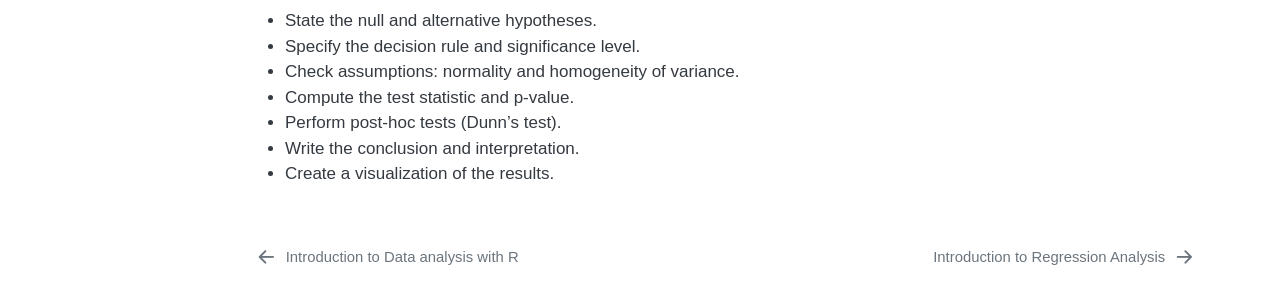
<file: docs/w4-statistical-analysis.html>
<!DOCTYPE html>
<html xmlns="http://www.w3.org/1999/xhtml" lang="en" xml:lang="en"><head>

<meta charset="utf-8">
<meta name="generator" content="quarto-1.6.42">

<meta name="viewport" content="width=device-width, initial-scale=1.0, user-scalable=yes">


<title>w4-statistical-analysis</title>
<style>
code{white-space: pre-wrap;}
span.smallcaps{font-variant: small-caps;}
div.columns{display: flex; gap: min(4vw, 1.5em);}
div.column{flex: auto; overflow-x: auto;}
div.hanging-indent{margin-left: 1.5em; text-indent: -1.5em;}
ul.task-list{list-style: none;}
ul.task-list li input[type="checkbox"] {
  width: 0.8em;
  margin: 0 0.8em 0.2em -1em; /* quarto-specific, see https://github.com/quarto-dev/quarto-cli/issues/4556 */ 
  vertical-align: middle;
}
</style>


<script src="site_libs/quarto-nav/quarto-nav.js"></script>
<script src="site_libs/clipboard/clipboard.min.js"></script>
<script src="site_libs/quarto-search/autocomplete.umd.js"></script>
<script src="site_libs/quarto-search/fuse.min.js"></script>
<script src="site_libs/quarto-search/quarto-search.js"></script>
<meta name="quarto:offset" content="./">
<link href="./session-5-intro-regression-analysis.html" rel="next">
<link href="./session-4-intro-data-analysis.html" rel="prev">
<link href="./plot/viserdac-logo.png" rel="icon" type="image/png">
<script src="site_libs/quarto-html/quarto.js"></script>
<script src="site_libs/quarto-html/popper.min.js"></script>
<script src="site_libs/quarto-html/tippy.umd.min.js"></script>
<script src="site_libs/quarto-html/anchor.min.js"></script>
<link href="site_libs/quarto-html/tippy.css" rel="stylesheet">
<link href="site_libs/quarto-html/quarto-syntax-highlighting-2f5df379a58b258e96c21c0638c20c03.css" rel="stylesheet" class="quarto-color-scheme" id="quarto-text-highlighting-styles">
<link href="site_libs/quarto-html/quarto-syntax-highlighting-dark-b53751a350365c71b6c909e95f209ed1.css" rel="prefetch" class="quarto-color-scheme quarto-color-alternate" id="quarto-text-highlighting-styles">
<script src="site_libs/bootstrap/bootstrap.min.js"></script>
<link href="site_libs/bootstrap/bootstrap-icons.css" rel="stylesheet">
<link href="site_libs/bootstrap/bootstrap-55680aca77aab0919a7a914f8007907e.min.css" rel="stylesheet" append-hash="true" class="quarto-color-scheme" id="quarto-bootstrap" data-mode="light">
<link href="site_libs/bootstrap/bootstrap-dark-8af8c540feb98deb536fd7436f0d7318.min.css" rel="prefetch" append-hash="true" class="quarto-color-scheme quarto-color-alternate" id="quarto-bootstrap" data-mode="dark">
<script id="quarto-search-options" type="application/json">{
  "location": "sidebar",
  "copy-button": false,
  "collapse-after": 3,
  "panel-placement": "start",
  "type": "textbox",
  "limit": 50,
  "keyboard-shortcut": [
    "f",
    "/",
    "s"
  ],
  "show-item-context": false,
  "language": {
    "search-no-results-text": "No results",
    "search-matching-documents-text": "matching documents",
    "search-copy-link-title": "Copy link to search",
    "search-hide-matches-text": "Hide additional matches",
    "search-more-match-text": "more match in this document",
    "search-more-matches-text": "more matches in this document",
    "search-clear-button-title": "Clear",
    "search-text-placeholder": "",
    "search-detached-cancel-button-title": "Cancel",
    "search-submit-button-title": "Submit",
    "search-label": "Search"
  }
}</script>


</head>

<body class="nav-sidebar docked fullcontent">

<div id="quarto-search-results"></div>
  <header id="quarto-header" class="headroom fixed-top">
  <nav class="quarto-secondary-nav">
    <div class="container-fluid d-flex">
      <button type="button" class="quarto-btn-toggle btn" data-bs-toggle="collapse" role="button" data-bs-target=".quarto-sidebar-collapse-item" aria-controls="quarto-sidebar" aria-expanded="false" aria-label="Toggle sidebar navigation" onclick="if (window.quartoToggleHeadroom) { window.quartoToggleHeadroom(); }">
        <i class="bi bi-layout-text-sidebar-reverse"></i>
      </button>
        <nav class="quarto-page-breadcrumbs" aria-label="breadcrumb"><ol class="breadcrumb"><li class="breadcrumb-item"><a href="./session-3-intro-data-viz.html"><strong>Day 2 sessions</strong></a></li><li class="breadcrumb-item"><a href="./w4-statistical-analysis.html">Workshop 4: Testing hypotheses in R</a></li></ol></nav>
        <a class="flex-grow-1" role="navigation" data-bs-toggle="collapse" data-bs-target=".quarto-sidebar-collapse-item" aria-controls="quarto-sidebar" aria-expanded="false" aria-label="Toggle sidebar navigation" onclick="if (window.quartoToggleHeadroom) { window.quartoToggleHeadroom(); }">      
        </a>
      <button type="button" class="btn quarto-search-button" aria-label="Search" onclick="window.quartoOpenSearch();">
        <i class="bi bi-search"></i>
      </button>
    </div>
  </nav>
</header>
<!-- content -->
<div id="quarto-content" class="quarto-container page-columns page-rows-contents page-layout-article">
<!-- sidebar -->
  <nav id="quarto-sidebar" class="sidebar collapse collapse-horizontal quarto-sidebar-collapse-item sidebar-navigation docked overflow-auto">
    <div class="pt-lg-2 mt-2 text-left sidebar-header">
      <a href="./index.html" class="sidebar-logo-link">
      <img src="./plot/viserdac-logo.png" alt="" class="sidebar-logo py-0 d-lg-inline d-none">
      </a>
      <div class="sidebar-tools-main tools-wide">
    <a href="https://www.facebook.com/viserdac/" title="" class="quarto-navigation-tool px-1" aria-label=""><i class="bi bi-facebook"></i></a>
    <a href="https://viserdac.vsu.edu.ph/" title="" class="quarto-navigation-tool px-1" aria-label=""><i class="bi bi-globe"></i></a>
    <a href="https://github.com/vsu-viserdac/r-programming-data-viz-analysis" title="" class="quarto-navigation-tool px-1" aria-label=""><i class="bi bi-github"></i></a>
  <a href="" class="quarto-color-scheme-toggle quarto-navigation-tool  px-1" onclick="window.quartoToggleColorScheme(); return false;" title="Toggle dark mode"><i class="bi"></i></a>
</div>
      </div>
        <div class="mt-2 flex-shrink-0 align-items-center">
        <div class="sidebar-search">
        <div id="quarto-search" class="" title="Search"></div>
        </div>
        </div>
    <div class="sidebar-menu-container"> 
    <ul class="list-unstyled mt-1">
        <li class="sidebar-item">
  <div class="sidebar-item-container"> 
  <a href="./index.html" class="sidebar-item-text sidebar-link">
 <span class="menu-text"><strong>Home</strong></span></a>
  </div>
</li>
        <li class="sidebar-item">
  <div class="sidebar-item-container"> 
  <a href="./resources.qmd" class="sidebar-item-text sidebar-link">
 <span class="menu-text"><strong>Resources</strong></span></a>
  </div>
</li>
        <li class="sidebar-item sidebar-item-section">
      <div class="sidebar-item-container"> 
            <a class="sidebar-item-text sidebar-link text-start" data-bs-toggle="collapse" data-bs-target="#quarto-sidebar-section-1" role="navigation" aria-expanded="true">
 <span class="menu-text"><strong>Day 1 sessions</strong></span></a>
          <a class="sidebar-item-toggle text-start" data-bs-toggle="collapse" data-bs-target="#quarto-sidebar-section-1" role="navigation" aria-expanded="true" aria-label="Toggle section">
            <i class="bi bi-chevron-right ms-2"></i>
          </a> 
      </div>
      <ul id="quarto-sidebar-section-1" class="collapse list-unstyled sidebar-section depth1 show">  
          <li class="sidebar-item">
  <div class="sidebar-item-container"> 
  <a href="./session-1-getting-started-r.html" class="sidebar-item-text sidebar-link">
 <span class="menu-text">Getting started with R</span></a>
  </div>
</li>
          <li class="sidebar-item">
  <div class="sidebar-item-container"> 
  <a href="./w1-getting-started-r.html" class="sidebar-item-text sidebar-link">
 <span class="menu-text">Workshop 1: Setting up and importing data</span></a>
  </div>
</li>
          <li class="sidebar-item">
  <div class="sidebar-item-container"> 
  <a href="./session-2-data-wrangling.html" class="sidebar-item-text sidebar-link">
 <span class="menu-text">Data wrangling with Tidyverse</span></a>
  </div>
</li>
          <li class="sidebar-item">
  <div class="sidebar-item-container"> 
  <a href="./w2-data-wrangling.html" class="sidebar-item-text sidebar-link">
 <span class="menu-text">Workshop 2: Data wrangling with Tidyverse</span></a>
  </div>
</li>
      </ul>
  </li>
        <li class="sidebar-item sidebar-item-section">
      <div class="sidebar-item-container"> 
            <a class="sidebar-item-text sidebar-link text-start" data-bs-toggle="collapse" data-bs-target="#quarto-sidebar-section-2" role="navigation" aria-expanded="true">
 <span class="menu-text"><strong>Day 2 sessions</strong></span></a>
          <a class="sidebar-item-toggle text-start" data-bs-toggle="collapse" data-bs-target="#quarto-sidebar-section-2" role="navigation" aria-expanded="true" aria-label="Toggle section">
            <i class="bi bi-chevron-right ms-2"></i>
          </a> 
      </div>
      <ul id="quarto-sidebar-section-2" class="collapse list-unstyled sidebar-section depth1 show">  
          <li class="sidebar-item">
  <div class="sidebar-item-container"> 
  <a href="./session-3-intro-data-viz.html" class="sidebar-item-text sidebar-link">
 <span class="menu-text">Introduction to Data Visualization with ggplot2</span></a>
  </div>
</li>
          <li class="sidebar-item">
  <div class="sidebar-item-container"> 
  <a href="./w3-dataviz.html" class="sidebar-item-text sidebar-link">
 <span class="menu-text">Workshop 3: Visualizing research data</span></a>
  </div>
</li>
          <li class="sidebar-item">
  <div class="sidebar-item-container"> 
  <a href="./session-4-intro-data-analysis.html" class="sidebar-item-text sidebar-link">
 <span class="menu-text">Introduction to Data analysis with R</span></a>
  </div>
</li>
          <li class="sidebar-item">
  <div class="sidebar-item-container"> 
  <a href="./w4-statistical-analysis.html" class="sidebar-item-text sidebar-link active">
 <span class="menu-text">Workshop 4: Testing hypotheses in R</span></a>
  </div>
</li>
      </ul>
  </li>
        <li class="sidebar-item sidebar-item-section">
      <div class="sidebar-item-container"> 
            <a class="sidebar-item-text sidebar-link text-start" data-bs-toggle="collapse" data-bs-target="#quarto-sidebar-section-3" role="navigation" aria-expanded="true">
 <span class="menu-text"><strong>Day 3 sessions</strong></span></a>
          <a class="sidebar-item-toggle text-start" data-bs-toggle="collapse" data-bs-target="#quarto-sidebar-section-3" role="navigation" aria-expanded="true" aria-label="Toggle section">
            <i class="bi bi-chevron-right ms-2"></i>
          </a> 
      </div>
      <ul id="quarto-sidebar-section-3" class="collapse list-unstyled sidebar-section depth1 show">  
          <li class="sidebar-item">
  <div class="sidebar-item-container"> 
  <a href="./session-5-intro-regression-analysis.html" class="sidebar-item-text sidebar-link">
 <span class="menu-text">Introduction to Regression Analysis</span></a>
  </div>
</li>
          <li class="sidebar-item">
  <div class="sidebar-item-container"> 
  <a href="./w5-regression-analysis.html" class="sidebar-item-text sidebar-link">
 <span class="menu-text">Workshop 5: Building and checking regression models</span></a>
  </div>
</li>
          <li class="sidebar-item">
  <div class="sidebar-item-container"> 
  <a href="./session-6-reproducible-report.html" class="sidebar-item-text sidebar-link">
 <span class="menu-text">Building Reproducible Data Analysis Reports in Quarto</span></a>
  </div>
</li>
          <li class="sidebar-item">
 <span class="menu-text">Workshop 6: Generating an HTML report</span>
  </li>
      </ul>
  </li>
    </ul>
    </div>
</nav>
<div id="quarto-sidebar-glass" class="quarto-sidebar-collapse-item" data-bs-toggle="collapse" data-bs-target=".quarto-sidebar-collapse-item"></div>
<!-- margin-sidebar -->
    
<!-- main -->
<main class="content" id="quarto-document-content"><header id="title-block-header" class="quarto-title-block"><nav class="quarto-page-breadcrumbs quarto-title-breadcrumbs d-none d-lg-block" aria-label="breadcrumb"><ol class="breadcrumb"><li class="breadcrumb-item"><a href="./session-3-intro-data-viz.html"><strong>Day 2 sessions</strong></a></li><li class="breadcrumb-item"><a href="./w4-statistical-analysis.html">Workshop 4: Testing hypotheses in R</a></li></ol></nav></header>




<div class="quarto-figure quarto-figure-center">
<figure class="figure">
<p><img src="plot/session-4-workshop.png" class="img-fluid quarto-figure quarto-figure-center figure-img"></p>
</figure>
</div>
<section id="set-up" class="level3">
<h3 class="anchored" data-anchor-id="set-up">Set-up</h3>
<ul>
<li>Download the <a href="https://drive.google.com/drive/folders/1f6tcrHKieFqKqGIwFzc5cO1Tc0GaBUxm?usp=sharing">w4-statistical-analysis</a>. This folder contains the <strong>R script template</strong> and datasets to be used for this workshop.</li>
</ul>
</section>
<section id="independent-samples-t-test" class="level3">
<h3 class="anchored" data-anchor-id="independent-samples-t-test">1. Independent Samples t-test</h3>
<ul>
<li>State the null and alternative hypotheses.<br>
</li>
<li>Specify the decision rule and significance level.<br>
</li>
<li>Check assumptions: normality and homogeneity of variance.<br>
</li>
<li>Compute the test statistic and p-value.<br>
</li>
<li>Write the conclusion and interpretation.<br>
</li>
<li>Create a visualization of the results.</li>
</ul>
</section>
<section id="mann-whitney-u-test" class="level3">
<h3 class="anchored" data-anchor-id="mann-whitney-u-test">2. Mann-Whitney U-test</h3>
<ul>
<li>State the null and alternative hypotheses.<br>
</li>
<li>Specify the decision rule and significance level.<br>
</li>
<li>Check assumptions: normality and homogeneity of variance.<br>
</li>
<li>Compute the test statistic and p-value.<br>
</li>
<li>Write the conclusion and interpretation.<br>
</li>
<li>Create a visualization of the results.</li>
</ul>
</section>
<section id="paired-samples-t-test" class="level3">
<h3 class="anchored" data-anchor-id="paired-samples-t-test">3. Paired Samples t-test</h3>
<ul>
<li>State the null and alternative hypotheses.<br>
</li>
<li>Specify the decision rule and significance level.<br>
</li>
<li>Check assumptions: normality and homogeneity of variance.<br>
</li>
<li>Compute the test statistic and p-value.<br>
</li>
<li>Write the conclusion and interpretation.<br>
</li>
<li>Create a visualization of the results.</li>
</ul>
</section>
<section id="wilcoxon-signed-rank-test" class="level3">
<h3 class="anchored" data-anchor-id="wilcoxon-signed-rank-test">4. Wilcoxon Signed-Rank Test</h3>
<ul>
<li>State the null and alternative hypotheses.<br>
</li>
<li>Specify the decision rule and significance level.<br>
</li>
<li>Check assumptions: normality and homogeneity of variance.<br>
</li>
<li>Compute the test statistic and p-value.<br>
</li>
<li>Write the conclusion and interpretation.<br>
</li>
<li>Create a visualization of the results.</li>
</ul>
</section>
<section id="one-way-anova" class="level3">
<h3 class="anchored" data-anchor-id="one-way-anova">5. One-way ANOVA</h3>
<ul>
<li>State the null and alternative hypotheses.<br>
</li>
<li>Specify the decision rule and significance level.<br>
</li>
<li>Check assumptions: normality and homogeneity of variance.<br>
</li>
<li>Compute the test statistic and p-value.<br>
</li>
<li>Perform a post-hoc test (Tukey HSD).<br>
</li>
<li>Write the conclusion and interpretation.<br>
</li>
<li>Create a visualization of the results.</li>
</ul>
</section>
<section id="kruskal-wallis-test" class="level3">
<h3 class="anchored" data-anchor-id="kruskal-wallis-test">6. Kruskal-Wallis Test</h3>
<ul>
<li>State the null and alternative hypotheses.<br>
</li>
<li>Specify the decision rule and significance level.<br>
</li>
<li>Check assumptions: normality and homogeneity of variance.<br>
</li>
<li>Compute the test statistic and p-value.<br>
</li>
<li>Perform post-hoc tests (Dunn’s test).<br>
</li>
<li>Write the conclusion and interpretation.<br>
</li>
<li>Create a visualization of the results.</li>
</ul>


</section>

</main> <!-- /main -->
<script id="quarto-html-after-body" type="application/javascript">
window.document.addEventListener("DOMContentLoaded", function (event) {
  const toggleBodyColorMode = (bsSheetEl) => {
    const mode = bsSheetEl.getAttribute("data-mode");
    const bodyEl = window.document.querySelector("body");
    if (mode === "dark") {
      bodyEl.classList.add("quarto-dark");
      bodyEl.classList.remove("quarto-light");
    } else {
      bodyEl.classList.add("quarto-light");
      bodyEl.classList.remove("quarto-dark");
    }
  }
  const toggleBodyColorPrimary = () => {
    const bsSheetEl = window.document.querySelector("link#quarto-bootstrap");
    if (bsSheetEl) {
      toggleBodyColorMode(bsSheetEl);
    }
  }
  toggleBodyColorPrimary();  
  const disableStylesheet = (stylesheets) => {
    for (let i=0; i < stylesheets.length; i++) {
      const stylesheet = stylesheets[i];
      stylesheet.rel = 'prefetch';
    }
  }
  const enableStylesheet = (stylesheets) => {
    for (let i=0; i < stylesheets.length; i++) {
      const stylesheet = stylesheets[i];
      stylesheet.rel = 'stylesheet';
    }
  }
  const manageTransitions = (selector, allowTransitions) => {
    const els = window.document.querySelectorAll(selector);
    for (let i=0; i < els.length; i++) {
      const el = els[i];
      if (allowTransitions) {
        el.classList.remove('notransition');
      } else {
        el.classList.add('notransition');
      }
    }
  }
  const toggleGiscusIfUsed = (isAlternate, darkModeDefault) => {
    const baseTheme = document.querySelector('#giscus-base-theme')?.value ?? 'light';
    const alternateTheme = document.querySelector('#giscus-alt-theme')?.value ?? 'dark';
    let newTheme = '';
    if(darkModeDefault) {
      newTheme = isAlternate ? baseTheme : alternateTheme;
    } else {
      newTheme = isAlternate ? alternateTheme : baseTheme;
    }
    const changeGiscusTheme = () => {
      // From: https://github.com/giscus/giscus/issues/336
      const sendMessage = (message) => {
        const iframe = document.querySelector('iframe.giscus-frame');
        if (!iframe) return;
        iframe.contentWindow.postMessage({ giscus: message }, 'https://giscus.app');
      }
      sendMessage({
        setConfig: {
          theme: newTheme
        }
      });
    }
    const isGiscussLoaded = window.document.querySelector('iframe.giscus-frame') !== null;
    if (isGiscussLoaded) {
      changeGiscusTheme();
    }
  }
  const toggleColorMode = (alternate) => {
    // Switch the stylesheets
    const alternateStylesheets = window.document.querySelectorAll('link.quarto-color-scheme.quarto-color-alternate');
    manageTransitions('#quarto-margin-sidebar .nav-link', false);
    if (alternate) {
      enableStylesheet(alternateStylesheets);
      for (const sheetNode of alternateStylesheets) {
        if (sheetNode.id === "quarto-bootstrap") {
          toggleBodyColorMode(sheetNode);
        }
      }
    } else {
      disableStylesheet(alternateStylesheets);
      toggleBodyColorPrimary();
    }
    manageTransitions('#quarto-margin-sidebar .nav-link', true);
    // Switch the toggles
    const toggles = window.document.querySelectorAll('.quarto-color-scheme-toggle');
    for (let i=0; i < toggles.length; i++) {
      const toggle = toggles[i];
      if (toggle) {
        if (alternate) {
          toggle.classList.add("alternate");     
        } else {
          toggle.classList.remove("alternate");
        }
      }
    }
    // Hack to workaround the fact that safari doesn't
    // properly recolor the scrollbar when toggling (#1455)
    if (navigator.userAgent.indexOf('Safari') > 0 && navigator.userAgent.indexOf('Chrome') == -1) {
      manageTransitions("body", false);
      window.scrollTo(0, 1);
      setTimeout(() => {
        window.scrollTo(0, 0);
        manageTransitions("body", true);
      }, 40);  
    }
  }
  const isFileUrl = () => { 
    return window.location.protocol === 'file:';
  }
  const hasAlternateSentinel = () => {  
    let styleSentinel = getColorSchemeSentinel();
    if (styleSentinel !== null) {
      return styleSentinel === "alternate";
    } else {
      return false;
    }
  }
  const setStyleSentinel = (alternate) => {
    const value = alternate ? "alternate" : "default";
    if (!isFileUrl()) {
      window.localStorage.setItem("quarto-color-scheme", value);
    } else {
      localAlternateSentinel = value;
    }
  }
  const getColorSchemeSentinel = () => {
    if (!isFileUrl()) {
      const storageValue = window.localStorage.getItem("quarto-color-scheme");
      return storageValue != null ? storageValue : localAlternateSentinel;
    } else {
      return localAlternateSentinel;
    }
  }
  const darkModeDefault = false;
  let localAlternateSentinel = darkModeDefault ? 'alternate' : 'default';
  // Dark / light mode switch
  window.quartoToggleColorScheme = () => {
    // Read the current dark / light value 
    let toAlternate = !hasAlternateSentinel();
    toggleColorMode(toAlternate);
    setStyleSentinel(toAlternate);
    toggleGiscusIfUsed(toAlternate, darkModeDefault);
  };
  // Ensure there is a toggle, if there isn't float one in the top right
  if (window.document.querySelector('.quarto-color-scheme-toggle') === null) {
    const a = window.document.createElement('a');
    a.classList.add('top-right');
    a.classList.add('quarto-color-scheme-toggle');
    a.href = "";
    a.onclick = function() { try { window.quartoToggleColorScheme(); } catch {} return false; };
    const i = window.document.createElement("i");
    i.classList.add('bi');
    a.appendChild(i);
    window.document.body.appendChild(a);
  }
  // Switch to dark mode if need be
  if (hasAlternateSentinel()) {
    toggleColorMode(true);
  } else {
    toggleColorMode(false);
  }
  const icon = "";
  const anchorJS = new window.AnchorJS();
  anchorJS.options = {
    placement: 'right',
    icon: icon
  };
  anchorJS.add('.anchored');
  const isCodeAnnotation = (el) => {
    for (const clz of el.classList) {
      if (clz.startsWith('code-annotation-')) {                     
        return true;
      }
    }
    return false;
  }
  const onCopySuccess = function(e) {
    // button target
    const button = e.trigger;
    // don't keep focus
    button.blur();
    // flash "checked"
    button.classList.add('code-copy-button-checked');
    var currentTitle = button.getAttribute("title");
    button.setAttribute("title", "Copied!");
    let tooltip;
    if (window.bootstrap) {
      button.setAttribute("data-bs-toggle", "tooltip");
      button.setAttribute("data-bs-placement", "left");
      button.setAttribute("data-bs-title", "Copied!");
      tooltip = new bootstrap.Tooltip(button, 
        { trigger: "manual", 
          customClass: "code-copy-button-tooltip",
          offset: [0, -8]});
      tooltip.show();    
    }
    setTimeout(function() {
      if (tooltip) {
        tooltip.hide();
        button.removeAttribute("data-bs-title");
        button.removeAttribute("data-bs-toggle");
        button.removeAttribute("data-bs-placement");
      }
      button.setAttribute("title", currentTitle);
      button.classList.remove('code-copy-button-checked');
    }, 1000);
    // clear code selection
    e.clearSelection();
  }
  const getTextToCopy = function(trigger) {
      const codeEl = trigger.previousElementSibling.cloneNode(true);
      for (const childEl of codeEl.children) {
        if (isCodeAnnotation(childEl)) {
          childEl.remove();
        }
      }
      return codeEl.innerText;
  }
  const clipboard = new window.ClipboardJS('.code-copy-button:not([data-in-quarto-modal])', {
    text: getTextToCopy
  });
  clipboard.on('success', onCopySuccess);
  if (window.document.getElementById('quarto-embedded-source-code-modal')) {
    const clipboardModal = new window.ClipboardJS('.code-copy-button[data-in-quarto-modal]', {
      text: getTextToCopy,
      container: window.document.getElementById('quarto-embedded-source-code-modal')
    });
    clipboardModal.on('success', onCopySuccess);
  }
    var localhostRegex = new RegExp(/^(?:http|https):\/\/localhost\:?[0-9]*\//);
    var mailtoRegex = new RegExp(/^mailto:/);
      var filterRegex = new RegExp("https:\/\/vsu-viserdac\.github\.io\/r-programming-data-viz-analysis\/");
    var isInternal = (href) => {
        return filterRegex.test(href) || localhostRegex.test(href) || mailtoRegex.test(href);
    }
    // Inspect non-navigation links and adorn them if external
 	var links = window.document.querySelectorAll('a[href]:not(.nav-link):not(.navbar-brand):not(.toc-action):not(.sidebar-link):not(.sidebar-item-toggle):not(.pagination-link):not(.no-external):not([aria-hidden]):not(.dropdown-item):not(.quarto-navigation-tool):not(.about-link)');
    for (var i=0; i<links.length; i++) {
      const link = links[i];
      if (!isInternal(link.href)) {
        // undo the damage that might have been done by quarto-nav.js in the case of
        // links that we want to consider external
        if (link.dataset.originalHref !== undefined) {
          link.href = link.dataset.originalHref;
        }
      }
    }
  function tippyHover(el, contentFn, onTriggerFn, onUntriggerFn) {
    const config = {
      allowHTML: true,
      maxWidth: 500,
      delay: 100,
      arrow: false,
      appendTo: function(el) {
          return el.parentElement;
      },
      interactive: true,
      interactiveBorder: 10,
      theme: 'quarto',
      placement: 'bottom-start',
    };
    if (contentFn) {
      config.content = contentFn;
    }
    if (onTriggerFn) {
      config.onTrigger = onTriggerFn;
    }
    if (onUntriggerFn) {
      config.onUntrigger = onUntriggerFn;
    }
    window.tippy(el, config); 
  }
  const noterefs = window.document.querySelectorAll('a[role="doc-noteref"]');
  for (var i=0; i<noterefs.length; i++) {
    const ref = noterefs[i];
    tippyHover(ref, function() {
      // use id or data attribute instead here
      let href = ref.getAttribute('data-footnote-href') || ref.getAttribute('href');
      try { href = new URL(href).hash; } catch {}
      const id = href.replace(/^#\/?/, "");
      const note = window.document.getElementById(id);
      if (note) {
        return note.innerHTML;
      } else {
        return "";
      }
    });
  }
  const xrefs = window.document.querySelectorAll('a.quarto-xref');
  const processXRef = (id, note) => {
    // Strip column container classes
    const stripColumnClz = (el) => {
      el.classList.remove("page-full", "page-columns");
      if (el.children) {
        for (const child of el.children) {
          stripColumnClz(child);
        }
      }
    }
    stripColumnClz(note)
    if (id === null || id.startsWith('sec-')) {
      // Special case sections, only their first couple elements
      const container = document.createElement("div");
      if (note.children && note.children.length > 2) {
        container.appendChild(note.children[0].cloneNode(true));
        for (let i = 1; i < note.children.length; i++) {
          const child = note.children[i];
          if (child.tagName === "P" && child.innerText === "") {
            continue;
          } else {
            container.appendChild(child.cloneNode(true));
            break;
          }
        }
        if (window.Quarto?.typesetMath) {
          window.Quarto.typesetMath(container);
        }
        return container.innerHTML
      } else {
        if (window.Quarto?.typesetMath) {
          window.Quarto.typesetMath(note);
        }
        return note.innerHTML;
      }
    } else {
      // Remove any anchor links if they are present
      const anchorLink = note.querySelector('a.anchorjs-link');
      if (anchorLink) {
        anchorLink.remove();
      }
      if (window.Quarto?.typesetMath) {
        window.Quarto.typesetMath(note);
      }
      if (note.classList.contains("callout")) {
        return note.outerHTML;
      } else {
        return note.innerHTML;
      }
    }
  }
  for (var i=0; i<xrefs.length; i++) {
    const xref = xrefs[i];
    tippyHover(xref, undefined, function(instance) {
      instance.disable();
      let url = xref.getAttribute('href');
      let hash = undefined; 
      if (url.startsWith('#')) {
        hash = url;
      } else {
        try { hash = new URL(url).hash; } catch {}
      }
      if (hash) {
        const id = hash.replace(/^#\/?/, "");
        const note = window.document.getElementById(id);
        if (note !== null) {
          try {
            const html = processXRef(id, note.cloneNode(true));
            instance.setContent(html);
          } finally {
            instance.enable();
            instance.show();
          }
        } else {
          // See if we can fetch this
          fetch(url.split('#')[0])
          .then(res => res.text())
          .then(html => {
            const parser = new DOMParser();
            const htmlDoc = parser.parseFromString(html, "text/html");
            const note = htmlDoc.getElementById(id);
            if (note !== null) {
              const html = processXRef(id, note);
              instance.setContent(html);
            } 
          }).finally(() => {
            instance.enable();
            instance.show();
          });
        }
      } else {
        // See if we can fetch a full url (with no hash to target)
        // This is a special case and we should probably do some content thinning / targeting
        fetch(url)
        .then(res => res.text())
        .then(html => {
          const parser = new DOMParser();
          const htmlDoc = parser.parseFromString(html, "text/html");
          const note = htmlDoc.querySelector('main.content');
          if (note !== null) {
            // This should only happen for chapter cross references
            // (since there is no id in the URL)
            // remove the first header
            if (note.children.length > 0 && note.children[0].tagName === "HEADER") {
              note.children[0].remove();
            }
            const html = processXRef(null, note);
            instance.setContent(html);
          } 
        }).finally(() => {
          instance.enable();
          instance.show();
        });
      }
    }, function(instance) {
    });
  }
      let selectedAnnoteEl;
      const selectorForAnnotation = ( cell, annotation) => {
        let cellAttr = 'data-code-cell="' + cell + '"';
        let lineAttr = 'data-code-annotation="' +  annotation + '"';
        const selector = 'span[' + cellAttr + '][' + lineAttr + ']';
        return selector;
      }
      const selectCodeLines = (annoteEl) => {
        const doc = window.document;
        const targetCell = annoteEl.getAttribute("data-target-cell");
        const targetAnnotation = annoteEl.getAttribute("data-target-annotation");
        const annoteSpan = window.document.querySelector(selectorForAnnotation(targetCell, targetAnnotation));
        const lines = annoteSpan.getAttribute("data-code-lines").split(",");
        const lineIds = lines.map((line) => {
          return targetCell + "-" + line;
        })
        let top = null;
        let height = null;
        let parent = null;
        if (lineIds.length > 0) {
            //compute the position of the single el (top and bottom and make a div)
            const el = window.document.getElementById(lineIds[0]);
            top = el.offsetTop;
            height = el.offsetHeight;
            parent = el.parentElement.parentElement;
          if (lineIds.length > 1) {
            const lastEl = window.document.getElementById(lineIds[lineIds.length - 1]);
            const bottom = lastEl.offsetTop + lastEl.offsetHeight;
            height = bottom - top;
          }
          if (top !== null && height !== null && parent !== null) {
            // cook up a div (if necessary) and position it 
            let div = window.document.getElementById("code-annotation-line-highlight");
            if (div === null) {
              div = window.document.createElement("div");
              div.setAttribute("id", "code-annotation-line-highlight");
              div.style.position = 'absolute';
              parent.appendChild(div);
            }
            div.style.top = top - 2 + "px";
            div.style.height = height + 4 + "px";
            div.style.left = 0;
            let gutterDiv = window.document.getElementById("code-annotation-line-highlight-gutter");
            if (gutterDiv === null) {
              gutterDiv = window.document.createElement("div");
              gutterDiv.setAttribute("id", "code-annotation-line-highlight-gutter");
              gutterDiv.style.position = 'absolute';
              const codeCell = window.document.getElementById(targetCell);
              const gutter = codeCell.querySelector('.code-annotation-gutter');
              gutter.appendChild(gutterDiv);
            }
            gutterDiv.style.top = top - 2 + "px";
            gutterDiv.style.height = height + 4 + "px";
          }
          selectedAnnoteEl = annoteEl;
        }
      };
      const unselectCodeLines = () => {
        const elementsIds = ["code-annotation-line-highlight", "code-annotation-line-highlight-gutter"];
        elementsIds.forEach((elId) => {
          const div = window.document.getElementById(elId);
          if (div) {
            div.remove();
          }
        });
        selectedAnnoteEl = undefined;
      };
        // Handle positioning of the toggle
    window.addEventListener(
      "resize",
      throttle(() => {
        elRect = undefined;
        if (selectedAnnoteEl) {
          selectCodeLines(selectedAnnoteEl);
        }
      }, 10)
    );
    function throttle(fn, ms) {
    let throttle = false;
    let timer;
      return (...args) => {
        if(!throttle) { // first call gets through
            fn.apply(this, args);
            throttle = true;
        } else { // all the others get throttled
            if(timer) clearTimeout(timer); // cancel #2
            timer = setTimeout(() => {
              fn.apply(this, args);
              timer = throttle = false;
            }, ms);
        }
      };
    }
      // Attach click handler to the DT
      const annoteDls = window.document.querySelectorAll('dt[data-target-cell]');
      for (const annoteDlNode of annoteDls) {
        annoteDlNode.addEventListener('click', (event) => {
          const clickedEl = event.target;
          if (clickedEl !== selectedAnnoteEl) {
            unselectCodeLines();
            const activeEl = window.document.querySelector('dt[data-target-cell].code-annotation-active');
            if (activeEl) {
              activeEl.classList.remove('code-annotation-active');
            }
            selectCodeLines(clickedEl);
            clickedEl.classList.add('code-annotation-active');
          } else {
            // Unselect the line
            unselectCodeLines();
            clickedEl.classList.remove('code-annotation-active');
          }
        });
      }
  const findCites = (el) => {
    const parentEl = el.parentElement;
    if (parentEl) {
      const cites = parentEl.dataset.cites;
      if (cites) {
        return {
          el,
          cites: cites.split(' ')
        };
      } else {
        return findCites(el.parentElement)
      }
    } else {
      return undefined;
    }
  };
  var bibliorefs = window.document.querySelectorAll('a[role="doc-biblioref"]');
  for (var i=0; i<bibliorefs.length; i++) {
    const ref = bibliorefs[i];
    const citeInfo = findCites(ref);
    if (citeInfo) {
      tippyHover(citeInfo.el, function() {
        var popup = window.document.createElement('div');
        citeInfo.cites.forEach(function(cite) {
          var citeDiv = window.document.createElement('div');
          citeDiv.classList.add('hanging-indent');
          citeDiv.classList.add('csl-entry');
          var biblioDiv = window.document.getElementById('ref-' + cite);
          if (biblioDiv) {
            citeDiv.innerHTML = biblioDiv.innerHTML;
          }
          popup.appendChild(citeDiv);
        });
        return popup.innerHTML;
      });
    }
  }
});
</script>
<nav class="page-navigation">
  <div class="nav-page nav-page-previous">
      <a href="./session-4-intro-data-analysis.html" class="pagination-link" aria-label="Introduction to Data analysis with R">
        <i class="bi bi-arrow-left-short"></i> <span class="nav-page-text">Introduction to Data analysis with R</span>
      </a>          
  </div>
  <div class="nav-page nav-page-next">
      <a href="./session-5-intro-regression-analysis.html" class="pagination-link" aria-label="Introduction to Regression Analysis">
        <span class="nav-page-text">Introduction to Regression Analysis</span> <i class="bi bi-arrow-right-short"></i>
      </a>
  </div>
</nav>
</div> <!-- /content -->




</body></html>
</file>
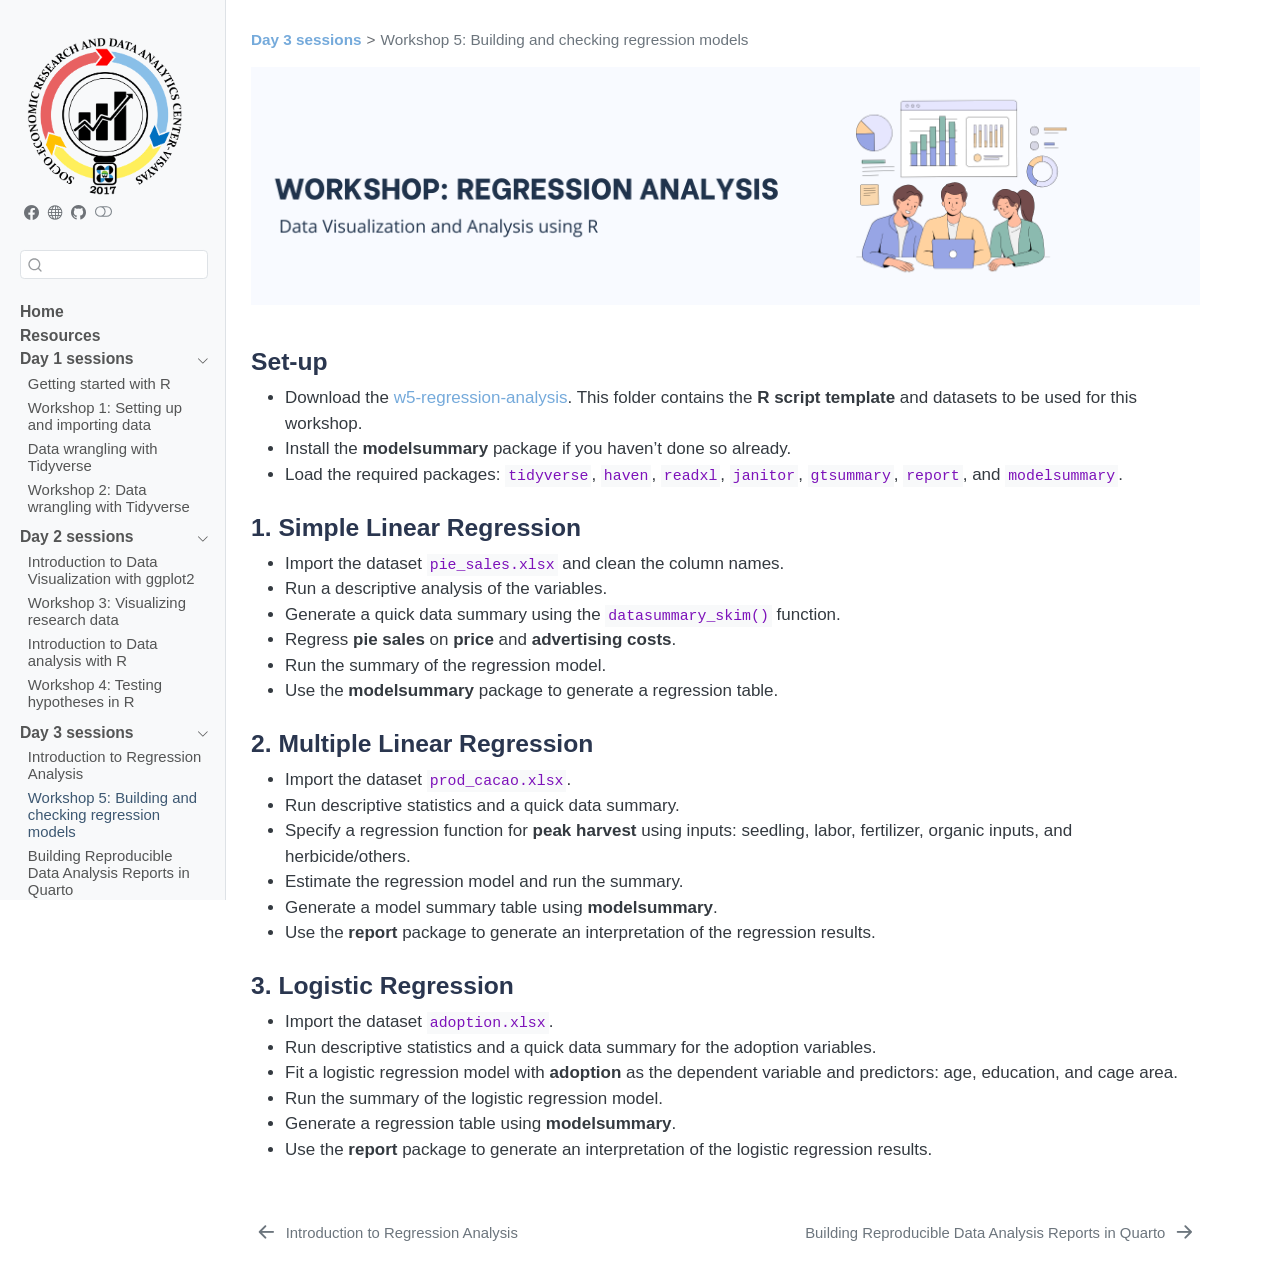
<file: docs/w5-regression-analysis.html>
<!DOCTYPE html>
<html xmlns="http://www.w3.org/1999/xhtml" lang="en" xml:lang="en"><head>

<meta charset="utf-8">
<meta name="generator" content="quarto-1.6.42">

<meta name="viewport" content="width=device-width, initial-scale=1.0, user-scalable=yes">


<title>w5-regression-analysis</title>
<style>
code{white-space: pre-wrap;}
span.smallcaps{font-variant: small-caps;}
div.columns{display: flex; gap: min(4vw, 1.5em);}
div.column{flex: auto; overflow-x: auto;}
div.hanging-indent{margin-left: 1.5em; text-indent: -1.5em;}
ul.task-list{list-style: none;}
ul.task-list li input[type="checkbox"] {
  width: 0.8em;
  margin: 0 0.8em 0.2em -1em; /* quarto-specific, see https://github.com/quarto-dev/quarto-cli/issues/4556 */ 
  vertical-align: middle;
}
</style>


<script src="site_libs/quarto-nav/quarto-nav.js"></script>
<script src="site_libs/clipboard/clipboard.min.js"></script>
<script src="site_libs/quarto-search/autocomplete.umd.js"></script>
<script src="site_libs/quarto-search/fuse.min.js"></script>
<script src="site_libs/quarto-search/quarto-search.js"></script>
<meta name="quarto:offset" content="./">
<link href="./session-6-reproducible-report.html" rel="next">
<link href="./session-5-intro-regression-analysis.html" rel="prev">
<link href="./plot/viserdac-logo.png" rel="icon" type="image/png">
<script src="site_libs/quarto-html/quarto.js"></script>
<script src="site_libs/quarto-html/popper.min.js"></script>
<script src="site_libs/quarto-html/tippy.umd.min.js"></script>
<script src="site_libs/quarto-html/anchor.min.js"></script>
<link href="site_libs/quarto-html/tippy.css" rel="stylesheet">
<link href="site_libs/quarto-html/quarto-syntax-highlighting-2f5df379a58b258e96c21c0638c20c03.css" rel="stylesheet" class="quarto-color-scheme" id="quarto-text-highlighting-styles">
<link href="site_libs/quarto-html/quarto-syntax-highlighting-dark-b53751a350365c71b6c909e95f209ed1.css" rel="prefetch" class="quarto-color-scheme quarto-color-alternate" id="quarto-text-highlighting-styles">
<script src="site_libs/bootstrap/bootstrap.min.js"></script>
<link href="site_libs/bootstrap/bootstrap-icons.css" rel="stylesheet">
<link href="site_libs/bootstrap/bootstrap-55680aca77aab0919a7a914f8007907e.min.css" rel="stylesheet" append-hash="true" class="quarto-color-scheme" id="quarto-bootstrap" data-mode="light">
<link href="site_libs/bootstrap/bootstrap-dark-8af8c540feb98deb536fd7436f0d7318.min.css" rel="prefetch" append-hash="true" class="quarto-color-scheme quarto-color-alternate" id="quarto-bootstrap" data-mode="dark">
<script id="quarto-search-options" type="application/json">{
  "location": "sidebar",
  "copy-button": false,
  "collapse-after": 3,
  "panel-placement": "start",
  "type": "textbox",
  "limit": 50,
  "keyboard-shortcut": [
    "f",
    "/",
    "s"
  ],
  "show-item-context": false,
  "language": {
    "search-no-results-text": "No results",
    "search-matching-documents-text": "matching documents",
    "search-copy-link-title": "Copy link to search",
    "search-hide-matches-text": "Hide additional matches",
    "search-more-match-text": "more match in this document",
    "search-more-matches-text": "more matches in this document",
    "search-clear-button-title": "Clear",
    "search-text-placeholder": "",
    "search-detached-cancel-button-title": "Cancel",
    "search-submit-button-title": "Submit",
    "search-label": "Search"
  }
}</script>


</head>

<body class="nav-sidebar docked fullcontent">

<div id="quarto-search-results"></div>
  <header id="quarto-header" class="headroom fixed-top">
  <nav class="quarto-secondary-nav">
    <div class="container-fluid d-flex">
      <button type="button" class="quarto-btn-toggle btn" data-bs-toggle="collapse" role="button" data-bs-target=".quarto-sidebar-collapse-item" aria-controls="quarto-sidebar" aria-expanded="false" aria-label="Toggle sidebar navigation" onclick="if (window.quartoToggleHeadroom) { window.quartoToggleHeadroom(); }">
        <i class="bi bi-layout-text-sidebar-reverse"></i>
      </button>
        <nav class="quarto-page-breadcrumbs" aria-label="breadcrumb"><ol class="breadcrumb"><li class="breadcrumb-item"><a href="./session-5-intro-regression-analysis.html"><strong>Day 3 sessions</strong></a></li><li class="breadcrumb-item"><a href="./w5-regression-analysis.html">Workshop 5: Building and checking regression models</a></li></ol></nav>
        <a class="flex-grow-1" role="navigation" data-bs-toggle="collapse" data-bs-target=".quarto-sidebar-collapse-item" aria-controls="quarto-sidebar" aria-expanded="false" aria-label="Toggle sidebar navigation" onclick="if (window.quartoToggleHeadroom) { window.quartoToggleHeadroom(); }">      
        </a>
      <button type="button" class="btn quarto-search-button" aria-label="Search" onclick="window.quartoOpenSearch();">
        <i class="bi bi-search"></i>
      </button>
    </div>
  </nav>
</header>
<!-- content -->
<div id="quarto-content" class="quarto-container page-columns page-rows-contents page-layout-article">
<!-- sidebar -->
  <nav id="quarto-sidebar" class="sidebar collapse collapse-horizontal quarto-sidebar-collapse-item sidebar-navigation docked overflow-auto">
    <div class="pt-lg-2 mt-2 text-left sidebar-header">
      <a href="./index.html" class="sidebar-logo-link">
      <img src="./plot/viserdac-logo.png" alt="" class="sidebar-logo py-0 d-lg-inline d-none">
      </a>
      <div class="sidebar-tools-main tools-wide">
    <a href="https://www.facebook.com/viserdac/" title="" class="quarto-navigation-tool px-1" aria-label=""><i class="bi bi-facebook"></i></a>
    <a href="https://viserdac.vsu.edu.ph/" title="" class="quarto-navigation-tool px-1" aria-label=""><i class="bi bi-globe"></i></a>
    <a href="https://github.com/vsu-viserdac/r-programming-data-viz-analysis" title="" class="quarto-navigation-tool px-1" aria-label=""><i class="bi bi-github"></i></a>
  <a href="" class="quarto-color-scheme-toggle quarto-navigation-tool  px-1" onclick="window.quartoToggleColorScheme(); return false;" title="Toggle dark mode"><i class="bi"></i></a>
</div>
      </div>
        <div class="mt-2 flex-shrink-0 align-items-center">
        <div class="sidebar-search">
        <div id="quarto-search" class="" title="Search"></div>
        </div>
        </div>
    <div class="sidebar-menu-container"> 
    <ul class="list-unstyled mt-1">
        <li class="sidebar-item">
  <div class="sidebar-item-container"> 
  <a href="./index.html" class="sidebar-item-text sidebar-link">
 <span class="menu-text"><strong>Home</strong></span></a>
  </div>
</li>
        <li class="sidebar-item">
  <div class="sidebar-item-container"> 
  <a href="./resources.qmd" class="sidebar-item-text sidebar-link">
 <span class="menu-text"><strong>Resources</strong></span></a>
  </div>
</li>
        <li class="sidebar-item sidebar-item-section">
      <div class="sidebar-item-container"> 
            <a class="sidebar-item-text sidebar-link text-start" data-bs-toggle="collapse" data-bs-target="#quarto-sidebar-section-1" role="navigation" aria-expanded="true">
 <span class="menu-text"><strong>Day 1 sessions</strong></span></a>
          <a class="sidebar-item-toggle text-start" data-bs-toggle="collapse" data-bs-target="#quarto-sidebar-section-1" role="navigation" aria-expanded="true" aria-label="Toggle section">
            <i class="bi bi-chevron-right ms-2"></i>
          </a> 
      </div>
      <ul id="quarto-sidebar-section-1" class="collapse list-unstyled sidebar-section depth1 show">  
          <li class="sidebar-item">
  <div class="sidebar-item-container"> 
  <a href="./session-1-getting-started-r.html" class="sidebar-item-text sidebar-link">
 <span class="menu-text">Getting started with R</span></a>
  </div>
</li>
          <li class="sidebar-item">
  <div class="sidebar-item-container"> 
  <a href="./w1-getting-started-r.html" class="sidebar-item-text sidebar-link">
 <span class="menu-text">Workshop 1: Setting up and importing data</span></a>
  </div>
</li>
          <li class="sidebar-item">
  <div class="sidebar-item-container"> 
  <a href="./session-2-data-wrangling.html" class="sidebar-item-text sidebar-link">
 <span class="menu-text">Data wrangling with Tidyverse</span></a>
  </div>
</li>
          <li class="sidebar-item">
  <div class="sidebar-item-container"> 
  <a href="./w2-data-wrangling.html" class="sidebar-item-text sidebar-link">
 <span class="menu-text">Workshop 2: Data wrangling with Tidyverse</span></a>
  </div>
</li>
      </ul>
  </li>
        <li class="sidebar-item sidebar-item-section">
      <div class="sidebar-item-container"> 
            <a class="sidebar-item-text sidebar-link text-start" data-bs-toggle="collapse" data-bs-target="#quarto-sidebar-section-2" role="navigation" aria-expanded="true">
 <span class="menu-text"><strong>Day 2 sessions</strong></span></a>
          <a class="sidebar-item-toggle text-start" data-bs-toggle="collapse" data-bs-target="#quarto-sidebar-section-2" role="navigation" aria-expanded="true" aria-label="Toggle section">
            <i class="bi bi-chevron-right ms-2"></i>
          </a> 
      </div>
      <ul id="quarto-sidebar-section-2" class="collapse list-unstyled sidebar-section depth1 show">  
          <li class="sidebar-item">
  <div class="sidebar-item-container"> 
  <a href="./session-3-intro-data-viz.html" class="sidebar-item-text sidebar-link">
 <span class="menu-text">Introduction to Data Visualization with ggplot2</span></a>
  </div>
</li>
          <li class="sidebar-item">
  <div class="sidebar-item-container"> 
  <a href="./w3-dataviz.html" class="sidebar-item-text sidebar-link">
 <span class="menu-text">Workshop 3: Visualizing research data</span></a>
  </div>
</li>
          <li class="sidebar-item">
  <div class="sidebar-item-container"> 
  <a href="./session-4-intro-data-analysis.html" class="sidebar-item-text sidebar-link">
 <span class="menu-text">Introduction to Data analysis with R</span></a>
  </div>
</li>
          <li class="sidebar-item">
  <div class="sidebar-item-container"> 
  <a href="./w4-statistical-analysis.html" class="sidebar-item-text sidebar-link">
 <span class="menu-text">Workshop 4: Testing hypotheses in R</span></a>
  </div>
</li>
      </ul>
  </li>
        <li class="sidebar-item sidebar-item-section">
      <div class="sidebar-item-container"> 
            <a class="sidebar-item-text sidebar-link text-start" data-bs-toggle="collapse" data-bs-target="#quarto-sidebar-section-3" role="navigation" aria-expanded="true">
 <span class="menu-text"><strong>Day 3 sessions</strong></span></a>
          <a class="sidebar-item-toggle text-start" data-bs-toggle="collapse" data-bs-target="#quarto-sidebar-section-3" role="navigation" aria-expanded="true" aria-label="Toggle section">
            <i class="bi bi-chevron-right ms-2"></i>
          </a> 
      </div>
      <ul id="quarto-sidebar-section-3" class="collapse list-unstyled sidebar-section depth1 show">  
          <li class="sidebar-item">
  <div class="sidebar-item-container"> 
  <a href="./session-5-intro-regression-analysis.html" class="sidebar-item-text sidebar-link">
 <span class="menu-text">Introduction to Regression Analysis</span></a>
  </div>
</li>
          <li class="sidebar-item">
  <div class="sidebar-item-container"> 
  <a href="./w5-regression-analysis.html" class="sidebar-item-text sidebar-link active">
 <span class="menu-text">Workshop 5: Building and checking regression models</span></a>
  </div>
</li>
          <li class="sidebar-item">
  <div class="sidebar-item-container"> 
  <a href="./session-6-reproducible-report.html" class="sidebar-item-text sidebar-link">
 <span class="menu-text">Building Reproducible Data Analysis Reports in Quarto</span></a>
  </div>
</li>
          <li class="sidebar-item">
 <span class="menu-text">Workshop 6: Generating an HTML report</span>
  </li>
      </ul>
  </li>
    </ul>
    </div>
</nav>
<div id="quarto-sidebar-glass" class="quarto-sidebar-collapse-item" data-bs-toggle="collapse" data-bs-target=".quarto-sidebar-collapse-item"></div>
<!-- margin-sidebar -->
    
<!-- main -->
<main class="content" id="quarto-document-content"><header id="title-block-header" class="quarto-title-block"><nav class="quarto-page-breadcrumbs quarto-title-breadcrumbs d-none d-lg-block" aria-label="breadcrumb"><ol class="breadcrumb"><li class="breadcrumb-item"><a href="./session-5-intro-regression-analysis.html"><strong>Day 3 sessions</strong></a></li><li class="breadcrumb-item"><a href="./w5-regression-analysis.html">Workshop 5: Building and checking regression models</a></li></ol></nav></header>




<div class="quarto-figure quarto-figure-center">
<figure class="figure">
<p><img src="plot/session-5-workshop.png" class="img-fluid quarto-figure quarto-figure-center figure-img"></p>
</figure>
</div>
<section id="set-up" class="level3">
<h3 class="anchored" data-anchor-id="set-up">Set-up</h3>
<ul>
<li>Download the <a href="https://drive.google.com/drive/folders/1imTMVAJhEIKrcl_4oES8VUC7FeGcv51w?usp=sharing">w5-regression-analysis</a>. This folder contains the <strong>R script template</strong> and datasets to be used for this workshop.</li>
<li>Install the <strong>modelsummary</strong> package if you haven’t done so already.</li>
<li>Load the required packages: <code>tidyverse</code>, <code>haven</code>, <code>readxl</code>, <code>janitor</code>, <code>gtsummary</code>, <code>report</code>, and <code>modelsummary</code>.</li>
</ul>
</section>
<section id="simple-linear-regression" class="level3">
<h3 class="anchored" data-anchor-id="simple-linear-regression">1. Simple Linear Regression</h3>
<ul>
<li>Import the dataset <code>pie_sales.xlsx</code> and clean the column names.<br>
</li>
<li>Run a descriptive analysis of the variables.<br>
</li>
<li>Generate a quick data summary using the <code>datasummary_skim()</code> function.<br>
</li>
<li>Regress <strong>pie sales</strong> on <strong>price</strong> and <strong>advertising costs</strong>.<br>
</li>
<li>Run the summary of the regression model.<br>
</li>
<li>Use the <strong>modelsummary</strong> package to generate a regression table.</li>
</ul>
</section>
<section id="multiple-linear-regression" class="level3">
<h3 class="anchored" data-anchor-id="multiple-linear-regression">2. Multiple Linear Regression</h3>
<ul>
<li>Import the dataset <code>prod_cacao.xlsx</code>.<br>
</li>
<li>Run descriptive statistics and a quick data summary.<br>
</li>
<li>Specify a regression function for <strong>peak harvest</strong> using inputs: seedling, labor, fertilizer, organic inputs, and herbicide/others.<br>
</li>
<li>Estimate the regression model and run the summary.<br>
</li>
<li>Generate a model summary table using <strong>modelsummary</strong>.<br>
</li>
<li>Use the <strong>report</strong> package to generate an interpretation of the regression results.</li>
</ul>
</section>
<section id="logistic-regression" class="level3">
<h3 class="anchored" data-anchor-id="logistic-regression">3. Logistic Regression</h3>
<ul>
<li>Import the dataset <code>adoption.xlsx</code>.<br>
</li>
<li>Run descriptive statistics and a quick data summary for the adoption variables.<br>
</li>
<li>Fit a logistic regression model with <strong>adoption</strong> as the dependent variable and predictors: age, education, and cage area.<br>
</li>
<li>Run the summary of the logistic regression model.<br>
</li>
<li>Generate a regression table using <strong>modelsummary</strong>.<br>
</li>
<li>Use the <strong>report</strong> package to generate an interpretation of the logistic regression results.</li>
</ul>


</section>

</main> <!-- /main -->
<script id="quarto-html-after-body" type="application/javascript">
window.document.addEventListener("DOMContentLoaded", function (event) {
  const toggleBodyColorMode = (bsSheetEl) => {
    const mode = bsSheetEl.getAttribute("data-mode");
    const bodyEl = window.document.querySelector("body");
    if (mode === "dark") {
      bodyEl.classList.add("quarto-dark");
      bodyEl.classList.remove("quarto-light");
    } else {
      bodyEl.classList.add("quarto-light");
      bodyEl.classList.remove("quarto-dark");
    }
  }
  const toggleBodyColorPrimary = () => {
    const bsSheetEl = window.document.querySelector("link#quarto-bootstrap");
    if (bsSheetEl) {
      toggleBodyColorMode(bsSheetEl);
    }
  }
  toggleBodyColorPrimary();  
  const disableStylesheet = (stylesheets) => {
    for (let i=0; i < stylesheets.length; i++) {
      const stylesheet = stylesheets[i];
      stylesheet.rel = 'prefetch';
    }
  }
  const enableStylesheet = (stylesheets) => {
    for (let i=0; i < stylesheets.length; i++) {
      const stylesheet = stylesheets[i];
      stylesheet.rel = 'stylesheet';
    }
  }
  const manageTransitions = (selector, allowTransitions) => {
    const els = window.document.querySelectorAll(selector);
    for (let i=0; i < els.length; i++) {
      const el = els[i];
      if (allowTransitions) {
        el.classList.remove('notransition');
      } else {
        el.classList.add('notransition');
      }
    }
  }
  const toggleGiscusIfUsed = (isAlternate, darkModeDefault) => {
    const baseTheme = document.querySelector('#giscus-base-theme')?.value ?? 'light';
    const alternateTheme = document.querySelector('#giscus-alt-theme')?.value ?? 'dark';
    let newTheme = '';
    if(darkModeDefault) {
      newTheme = isAlternate ? baseTheme : alternateTheme;
    } else {
      newTheme = isAlternate ? alternateTheme : baseTheme;
    }
    const changeGiscusTheme = () => {
      // From: https://github.com/giscus/giscus/issues/336
      const sendMessage = (message) => {
        const iframe = document.querySelector('iframe.giscus-frame');
        if (!iframe) return;
        iframe.contentWindow.postMessage({ giscus: message }, 'https://giscus.app');
      }
      sendMessage({
        setConfig: {
          theme: newTheme
        }
      });
    }
    const isGiscussLoaded = window.document.querySelector('iframe.giscus-frame') !== null;
    if (isGiscussLoaded) {
      changeGiscusTheme();
    }
  }
  const toggleColorMode = (alternate) => {
    // Switch the stylesheets
    const alternateStylesheets = window.document.querySelectorAll('link.quarto-color-scheme.quarto-color-alternate');
    manageTransitions('#quarto-margin-sidebar .nav-link', false);
    if (alternate) {
      enableStylesheet(alternateStylesheets);
      for (const sheetNode of alternateStylesheets) {
        if (sheetNode.id === "quarto-bootstrap") {
          toggleBodyColorMode(sheetNode);
        }
      }
    } else {
      disableStylesheet(alternateStylesheets);
      toggleBodyColorPrimary();
    }
    manageTransitions('#quarto-margin-sidebar .nav-link', true);
    // Switch the toggles
    const toggles = window.document.querySelectorAll('.quarto-color-scheme-toggle');
    for (let i=0; i < toggles.length; i++) {
      const toggle = toggles[i];
      if (toggle) {
        if (alternate) {
          toggle.classList.add("alternate");     
        } else {
          toggle.classList.remove("alternate");
        }
      }
    }
    // Hack to workaround the fact that safari doesn't
    // properly recolor the scrollbar when toggling (#1455)
    if (navigator.userAgent.indexOf('Safari') > 0 && navigator.userAgent.indexOf('Chrome') == -1) {
      manageTransitions("body", false);
      window.scrollTo(0, 1);
      setTimeout(() => {
        window.scrollTo(0, 0);
        manageTransitions("body", true);
      }, 40);  
    }
  }
  const isFileUrl = () => { 
    return window.location.protocol === 'file:';
  }
  const hasAlternateSentinel = () => {  
    let styleSentinel = getColorSchemeSentinel();
    if (styleSentinel !== null) {
      return styleSentinel === "alternate";
    } else {
      return false;
    }
  }
  const setStyleSentinel = (alternate) => {
    const value = alternate ? "alternate" : "default";
    if (!isFileUrl()) {
      window.localStorage.setItem("quarto-color-scheme", value);
    } else {
      localAlternateSentinel = value;
    }
  }
  const getColorSchemeSentinel = () => {
    if (!isFileUrl()) {
      const storageValue = window.localStorage.getItem("quarto-color-scheme");
      return storageValue != null ? storageValue : localAlternateSentinel;
    } else {
      return localAlternateSentinel;
    }
  }
  const darkModeDefault = false;
  let localAlternateSentinel = darkModeDefault ? 'alternate' : 'default';
  // Dark / light mode switch
  window.quartoToggleColorScheme = () => {
    // Read the current dark / light value 
    let toAlternate = !hasAlternateSentinel();
    toggleColorMode(toAlternate);
    setStyleSentinel(toAlternate);
    toggleGiscusIfUsed(toAlternate, darkModeDefault);
  };
  // Ensure there is a toggle, if there isn't float one in the top right
  if (window.document.querySelector('.quarto-color-scheme-toggle') === null) {
    const a = window.document.createElement('a');
    a.classList.add('top-right');
    a.classList.add('quarto-color-scheme-toggle');
    a.href = "";
    a.onclick = function() { try { window.quartoToggleColorScheme(); } catch {} return false; };
    const i = window.document.createElement("i");
    i.classList.add('bi');
    a.appendChild(i);
    window.document.body.appendChild(a);
  }
  // Switch to dark mode if need be
  if (hasAlternateSentinel()) {
    toggleColorMode(true);
  } else {
    toggleColorMode(false);
  }
  const icon = "";
  const anchorJS = new window.AnchorJS();
  anchorJS.options = {
    placement: 'right',
    icon: icon
  };
  anchorJS.add('.anchored');
  const isCodeAnnotation = (el) => {
    for (const clz of el.classList) {
      if (clz.startsWith('code-annotation-')) {                     
        return true;
      }
    }
    return false;
  }
  const onCopySuccess = function(e) {
    // button target
    const button = e.trigger;
    // don't keep focus
    button.blur();
    // flash "checked"
    button.classList.add('code-copy-button-checked');
    var currentTitle = button.getAttribute("title");
    button.setAttribute("title", "Copied!");
    let tooltip;
    if (window.bootstrap) {
      button.setAttribute("data-bs-toggle", "tooltip");
      button.setAttribute("data-bs-placement", "left");
      button.setAttribute("data-bs-title", "Copied!");
      tooltip = new bootstrap.Tooltip(button, 
        { trigger: "manual", 
          customClass: "code-copy-button-tooltip",
          offset: [0, -8]});
      tooltip.show();    
    }
    setTimeout(function() {
      if (tooltip) {
        tooltip.hide();
        button.removeAttribute("data-bs-title");
        button.removeAttribute("data-bs-toggle");
        button.removeAttribute("data-bs-placement");
      }
      button.setAttribute("title", currentTitle);
      button.classList.remove('code-copy-button-checked');
    }, 1000);
    // clear code selection
    e.clearSelection();
  }
  const getTextToCopy = function(trigger) {
      const codeEl = trigger.previousElementSibling.cloneNode(true);
      for (const childEl of codeEl.children) {
        if (isCodeAnnotation(childEl)) {
          childEl.remove();
        }
      }
      return codeEl.innerText;
  }
  const clipboard = new window.ClipboardJS('.code-copy-button:not([data-in-quarto-modal])', {
    text: getTextToCopy
  });
  clipboard.on('success', onCopySuccess);
  if (window.document.getElementById('quarto-embedded-source-code-modal')) {
    const clipboardModal = new window.ClipboardJS('.code-copy-button[data-in-quarto-modal]', {
      text: getTextToCopy,
      container: window.document.getElementById('quarto-embedded-source-code-modal')
    });
    clipboardModal.on('success', onCopySuccess);
  }
    var localhostRegex = new RegExp(/^(?:http|https):\/\/localhost\:?[0-9]*\//);
    var mailtoRegex = new RegExp(/^mailto:/);
      var filterRegex = new RegExp("https:\/\/vsu-viserdac\.github\.io\/r-programming-data-viz-analysis\/");
    var isInternal = (href) => {
        return filterRegex.test(href) || localhostRegex.test(href) || mailtoRegex.test(href);
    }
    // Inspect non-navigation links and adorn them if external
 	var links = window.document.querySelectorAll('a[href]:not(.nav-link):not(.navbar-brand):not(.toc-action):not(.sidebar-link):not(.sidebar-item-toggle):not(.pagination-link):not(.no-external):not([aria-hidden]):not(.dropdown-item):not(.quarto-navigation-tool):not(.about-link)');
    for (var i=0; i<links.length; i++) {
      const link = links[i];
      if (!isInternal(link.href)) {
        // undo the damage that might have been done by quarto-nav.js in the case of
        // links that we want to consider external
        if (link.dataset.originalHref !== undefined) {
          link.href = link.dataset.originalHref;
        }
      }
    }
  function tippyHover(el, contentFn, onTriggerFn, onUntriggerFn) {
    const config = {
      allowHTML: true,
      maxWidth: 500,
      delay: 100,
      arrow: false,
      appendTo: function(el) {
          return el.parentElement;
      },
      interactive: true,
      interactiveBorder: 10,
      theme: 'quarto',
      placement: 'bottom-start',
    };
    if (contentFn) {
      config.content = contentFn;
    }
    if (onTriggerFn) {
      config.onTrigger = onTriggerFn;
    }
    if (onUntriggerFn) {
      config.onUntrigger = onUntriggerFn;
    }
    window.tippy(el, config); 
  }
  const noterefs = window.document.querySelectorAll('a[role="doc-noteref"]');
  for (var i=0; i<noterefs.length; i++) {
    const ref = noterefs[i];
    tippyHover(ref, function() {
      // use id or data attribute instead here
      let href = ref.getAttribute('data-footnote-href') || ref.getAttribute('href');
      try { href = new URL(href).hash; } catch {}
      const id = href.replace(/^#\/?/, "");
      const note = window.document.getElementById(id);
      if (note) {
        return note.innerHTML;
      } else {
        return "";
      }
    });
  }
  const xrefs = window.document.querySelectorAll('a.quarto-xref');
  const processXRef = (id, note) => {
    // Strip column container classes
    const stripColumnClz = (el) => {
      el.classList.remove("page-full", "page-columns");
      if (el.children) {
        for (const child of el.children) {
          stripColumnClz(child);
        }
      }
    }
    stripColumnClz(note)
    if (id === null || id.startsWith('sec-')) {
      // Special case sections, only their first couple elements
      const container = document.createElement("div");
      if (note.children && note.children.length > 2) {
        container.appendChild(note.children[0].cloneNode(true));
        for (let i = 1; i < note.children.length; i++) {
          const child = note.children[i];
          if (child.tagName === "P" && child.innerText === "") {
            continue;
          } else {
            container.appendChild(child.cloneNode(true));
            break;
          }
        }
        if (window.Quarto?.typesetMath) {
          window.Quarto.typesetMath(container);
        }
        return container.innerHTML
      } else {
        if (window.Quarto?.typesetMath) {
          window.Quarto.typesetMath(note);
        }
        return note.innerHTML;
      }
    } else {
      // Remove any anchor links if they are present
      const anchorLink = note.querySelector('a.anchorjs-link');
      if (anchorLink) {
        anchorLink.remove();
      }
      if (window.Quarto?.typesetMath) {
        window.Quarto.typesetMath(note);
      }
      if (note.classList.contains("callout")) {
        return note.outerHTML;
      } else {
        return note.innerHTML;
      }
    }
  }
  for (var i=0; i<xrefs.length; i++) {
    const xref = xrefs[i];
    tippyHover(xref, undefined, function(instance) {
      instance.disable();
      let url = xref.getAttribute('href');
      let hash = undefined; 
      if (url.startsWith('#')) {
        hash = url;
      } else {
        try { hash = new URL(url).hash; } catch {}
      }
      if (hash) {
        const id = hash.replace(/^#\/?/, "");
        const note = window.document.getElementById(id);
        if (note !== null) {
          try {
            const html = processXRef(id, note.cloneNode(true));
            instance.setContent(html);
          } finally {
            instance.enable();
            instance.show();
          }
        } else {
          // See if we can fetch this
          fetch(url.split('#')[0])
          .then(res => res.text())
          .then(html => {
            const parser = new DOMParser();
            const htmlDoc = parser.parseFromString(html, "text/html");
            const note = htmlDoc.getElementById(id);
            if (note !== null) {
              const html = processXRef(id, note);
              instance.setContent(html);
            } 
          }).finally(() => {
            instance.enable();
            instance.show();
          });
        }
      } else {
        // See if we can fetch a full url (with no hash to target)
        // This is a special case and we should probably do some content thinning / targeting
        fetch(url)
        .then(res => res.text())
        .then(html => {
          const parser = new DOMParser();
          const htmlDoc = parser.parseFromString(html, "text/html");
          const note = htmlDoc.querySelector('main.content');
          if (note !== null) {
            // This should only happen for chapter cross references
            // (since there is no id in the URL)
            // remove the first header
            if (note.children.length > 0 && note.children[0].tagName === "HEADER") {
              note.children[0].remove();
            }
            const html = processXRef(null, note);
            instance.setContent(html);
          } 
        }).finally(() => {
          instance.enable();
          instance.show();
        });
      }
    }, function(instance) {
    });
  }
      let selectedAnnoteEl;
      const selectorForAnnotation = ( cell, annotation) => {
        let cellAttr = 'data-code-cell="' + cell + '"';
        let lineAttr = 'data-code-annotation="' +  annotation + '"';
        const selector = 'span[' + cellAttr + '][' + lineAttr + ']';
        return selector;
      }
      const selectCodeLines = (annoteEl) => {
        const doc = window.document;
        const targetCell = annoteEl.getAttribute("data-target-cell");
        const targetAnnotation = annoteEl.getAttribute("data-target-annotation");
        const annoteSpan = window.document.querySelector(selectorForAnnotation(targetCell, targetAnnotation));
        const lines = annoteSpan.getAttribute("data-code-lines").split(",");
        const lineIds = lines.map((line) => {
          return targetCell + "-" + line;
        })
        let top = null;
        let height = null;
        let parent = null;
        if (lineIds.length > 0) {
            //compute the position of the single el (top and bottom and make a div)
            const el = window.document.getElementById(lineIds[0]);
            top = el.offsetTop;
            height = el.offsetHeight;
            parent = el.parentElement.parentElement;
          if (lineIds.length > 1) {
            const lastEl = window.document.getElementById(lineIds[lineIds.length - 1]);
            const bottom = lastEl.offsetTop + lastEl.offsetHeight;
            height = bottom - top;
          }
          if (top !== null && height !== null && parent !== null) {
            // cook up a div (if necessary) and position it 
            let div = window.document.getElementById("code-annotation-line-highlight");
            if (div === null) {
              div = window.document.createElement("div");
              div.setAttribute("id", "code-annotation-line-highlight");
              div.style.position = 'absolute';
              parent.appendChild(div);
            }
            div.style.top = top - 2 + "px";
            div.style.height = height + 4 + "px";
            div.style.left = 0;
            let gutterDiv = window.document.getElementById("code-annotation-line-highlight-gutter");
            if (gutterDiv === null) {
              gutterDiv = window.document.createElement("div");
              gutterDiv.setAttribute("id", "code-annotation-line-highlight-gutter");
              gutterDiv.style.position = 'absolute';
              const codeCell = window.document.getElementById(targetCell);
              const gutter = codeCell.querySelector('.code-annotation-gutter');
              gutter.appendChild(gutterDiv);
            }
            gutterDiv.style.top = top - 2 + "px";
            gutterDiv.style.height = height + 4 + "px";
          }
          selectedAnnoteEl = annoteEl;
        }
      };
      const unselectCodeLines = () => {
        const elementsIds = ["code-annotation-line-highlight", "code-annotation-line-highlight-gutter"];
        elementsIds.forEach((elId) => {
          const div = window.document.getElementById(elId);
          if (div) {
            div.remove();
          }
        });
        selectedAnnoteEl = undefined;
      };
        // Handle positioning of the toggle
    window.addEventListener(
      "resize",
      throttle(() => {
        elRect = undefined;
        if (selectedAnnoteEl) {
          selectCodeLines(selectedAnnoteEl);
        }
      }, 10)
    );
    function throttle(fn, ms) {
    let throttle = false;
    let timer;
      return (...args) => {
        if(!throttle) { // first call gets through
            fn.apply(this, args);
            throttle = true;
        } else { // all the others get throttled
            if(timer) clearTimeout(timer); // cancel #2
            timer = setTimeout(() => {
              fn.apply(this, args);
              timer = throttle = false;
            }, ms);
        }
      };
    }
      // Attach click handler to the DT
      const annoteDls = window.document.querySelectorAll('dt[data-target-cell]');
      for (const annoteDlNode of annoteDls) {
        annoteDlNode.addEventListener('click', (event) => {
          const clickedEl = event.target;
          if (clickedEl !== selectedAnnoteEl) {
            unselectCodeLines();
            const activeEl = window.document.querySelector('dt[data-target-cell].code-annotation-active');
            if (activeEl) {
              activeEl.classList.remove('code-annotation-active');
            }
            selectCodeLines(clickedEl);
            clickedEl.classList.add('code-annotation-active');
          } else {
            // Unselect the line
            unselectCodeLines();
            clickedEl.classList.remove('code-annotation-active');
          }
        });
      }
  const findCites = (el) => {
    const parentEl = el.parentElement;
    if (parentEl) {
      const cites = parentEl.dataset.cites;
      if (cites) {
        return {
          el,
          cites: cites.split(' ')
        };
      } else {
        return findCites(el.parentElement)
      }
    } else {
      return undefined;
    }
  };
  var bibliorefs = window.document.querySelectorAll('a[role="doc-biblioref"]');
  for (var i=0; i<bibliorefs.length; i++) {
    const ref = bibliorefs[i];
    const citeInfo = findCites(ref);
    if (citeInfo) {
      tippyHover(citeInfo.el, function() {
        var popup = window.document.createElement('div');
        citeInfo.cites.forEach(function(cite) {
          var citeDiv = window.document.createElement('div');
          citeDiv.classList.add('hanging-indent');
          citeDiv.classList.add('csl-entry');
          var biblioDiv = window.document.getElementById('ref-' + cite);
          if (biblioDiv) {
            citeDiv.innerHTML = biblioDiv.innerHTML;
          }
          popup.appendChild(citeDiv);
        });
        return popup.innerHTML;
      });
    }
  }
});
</script>
<nav class="page-navigation">
  <div class="nav-page nav-page-previous">
      <a href="./session-5-intro-regression-analysis.html" class="pagination-link" aria-label="Introduction to Regression Analysis">
        <i class="bi bi-arrow-left-short"></i> <span class="nav-page-text">Introduction to Regression Analysis</span>
      </a>          
  </div>
  <div class="nav-page nav-page-next">
      <a href="./session-6-reproducible-report.html" class="pagination-link" aria-label="Building Reproducible Data Analysis Reports in Quarto">
        <span class="nav-page-text">Building Reproducible Data Analysis Reports in Quarto</span> <i class="bi bi-arrow-right-short"></i>
      </a>
  </div>
</nav>
</div> <!-- /content -->




</body></html>
</file>
<file: docs/site_libs/quarto-html/tippy.css>
.tippy-box[data-animation=fade][data-state=hidden]{opacity:0}[data-tippy-root]{max-width:calc(100vw - 10px)}.tippy-box{position:relative;background-color:#333;color:#fff;border-radius:4px;font-size:14px;line-height:1.4;white-space:normal;outline:0;transition-property:transform,visibility,opacity}.tippy-box[data-placement^=top]>.tippy-arrow{bottom:0}.tippy-box[data-placement^=top]>.tippy-arrow:before{bottom:-7px;left:0;border-width:8px 8px 0;border-top-color:initial;transform-origin:center top}.tippy-box[data-placement^=bottom]>.tippy-arrow{top:0}.tippy-box[data-placement^=bottom]>.tippy-arrow:before{top:-7px;left:0;border-width:0 8px 8px;border-bottom-color:initial;transform-origin:center bottom}.tippy-box[data-placement^=left]>.tippy-arrow{right:0}.tippy-box[data-placement^=left]>.tippy-arrow:before{border-width:8px 0 8px 8px;border-left-color:initial;right:-7px;transform-origin:center left}.tippy-box[data-placement^=right]>.tippy-arrow{left:0}.tippy-box[data-placement^=right]>.tippy-arrow:before{left:-7px;border-width:8px 8px 8px 0;border-right-color:initial;transform-origin:center right}.tippy-box[data-inertia][data-state=visible]{transition-timing-function:cubic-bezier(.54,1.5,.38,1.11)}.tippy-arrow{width:16px;height:16px;color:#333}.tippy-arrow:before{content:"";position:absolute;border-color:transparent;border-style:solid}.tippy-content{position:relative;padding:5px 9px;z-index:1}
</file>
<file: docs/site_libs/quarto-html/quarto-syntax-highlighting-2f5df379a58b258e96c21c0638c20c03.css>
/* quarto syntax highlight colors */
:root {
  --quarto-hl-ot-color: #003B4F;
  --quarto-hl-at-color: #657422;
  --quarto-hl-ss-color: #20794D;
  --quarto-hl-an-color: #5E5E5E;
  --quarto-hl-fu-color: #4758AB;
  --quarto-hl-st-color: #20794D;
  --quarto-hl-cf-color: #003B4F;
  --quarto-hl-op-color: #5E5E5E;
  --quarto-hl-er-color: #AD0000;
  --quarto-hl-bn-color: #AD0000;
  --quarto-hl-al-color: #AD0000;
  --quarto-hl-va-color: #111111;
  --quarto-hl-bu-color: inherit;
  --quarto-hl-ex-color: inherit;
  --quarto-hl-pp-color: #AD0000;
  --quarto-hl-in-color: #5E5E5E;
  --quarto-hl-vs-color: #20794D;
  --quarto-hl-wa-color: #5E5E5E;
  --quarto-hl-do-color: #5E5E5E;
  --quarto-hl-im-color: #00769E;
  --quarto-hl-ch-color: #20794D;
  --quarto-hl-dt-color: #AD0000;
  --quarto-hl-fl-color: #AD0000;
  --quarto-hl-co-color: #5E5E5E;
  --quarto-hl-cv-color: #5E5E5E;
  --quarto-hl-cn-color: #8f5902;
  --quarto-hl-sc-color: #5E5E5E;
  --quarto-hl-dv-color: #AD0000;
  --quarto-hl-kw-color: #003B4F;
}

/* other quarto variables */
:root {
  --quarto-font-monospace: SFMono-Regular, Menlo, Monaco, Consolas, "Liberation Mono", "Courier New", monospace;
}

pre > code.sourceCode > span {
  color: #003B4F;
}

code span {
  color: #003B4F;
}

code.sourceCode > span {
  color: #003B4F;
}

div.sourceCode,
div.sourceCode pre.sourceCode {
  color: #003B4F;
}

code span.ot {
  color: #003B4F;
  font-style: inherit;
}

code span.at {
  color: #657422;
  font-style: inherit;
}

code span.ss {
  color: #20794D;
  font-style: inherit;
}

code span.an {
  color: #5E5E5E;
  font-style: inherit;
}

code span.fu {
  color: #4758AB;
  font-style: inherit;
}

code span.st {
  color: #20794D;
  font-style: inherit;
}

code span.cf {
  color: #003B4F;
  font-weight: bold;
  font-style: inherit;
}

code span.op {
  color: #5E5E5E;
  font-style: inherit;
}

code span.er {
  color: #AD0000;
  font-style: inherit;
}

code span.bn {
  color: #AD0000;
  font-style: inherit;
}

code span.al {
  color: #AD0000;
  font-style: inherit;
}

code span.va {
  color: #111111;
  font-style: inherit;
}

code span.bu {
  font-style: inherit;
}

code span.ex {
  font-style: inherit;
}

code span.pp {
  color: #AD0000;
  font-style: inherit;
}

code span.in {
  color: #5E5E5E;
  font-style: inherit;
}

code span.vs {
  color: #20794D;
  font-style: inherit;
}

code span.wa {
  color: #5E5E5E;
  font-style: italic;
}

code span.do {
  color: #5E5E5E;
  font-style: italic;
}

code span.im {
  color: #00769E;
  font-style: inherit;
}

code span.ch {
  color: #20794D;
  font-style: inherit;
}

code span.dt {
  color: #AD0000;
  font-style: inherit;
}

code span.fl {
  color: #AD0000;
  font-style: inherit;
}

code span.co {
  color: #5E5E5E;
  font-style: inherit;
}

code span.cv {
  color: #5E5E5E;
  font-style: italic;
}

code span.cn {
  color: #8f5902;
  font-style: inherit;
}

code span.sc {
  color: #5E5E5E;
  font-style: inherit;
}

code span.dv {
  color: #AD0000;
  font-style: inherit;
}

code span.kw {
  color: #003B4F;
  font-weight: bold;
  font-style: inherit;
}

.prevent-inlining {
  content: "</";
}

/*# sourceMappingURL=35eb38a806ee71ea6d2563be2308c832.css.map */
</file>
<file: docs/site_libs/quarto-html/quarto-syntax-highlighting-dark-b53751a350365c71b6c909e95f209ed1.css>
/* quarto syntax highlight colors */
:root {
  --quarto-hl-al-color: #f07178;
  --quarto-hl-an-color: #d4d0ab;
  --quarto-hl-at-color: #00e0e0;
  --quarto-hl-bn-color: #d4d0ab;
  --quarto-hl-bu-color: #abe338;
  --quarto-hl-ch-color: #abe338;
  --quarto-hl-co-color: #f8f8f2;
  --quarto-hl-cv-color: #ffd700;
  --quarto-hl-cn-color: #ffd700;
  --quarto-hl-cf-color: #ffa07a;
  --quarto-hl-dt-color: #ffa07a;
  --quarto-hl-dv-color: #d4d0ab;
  --quarto-hl-do-color: #f8f8f2;
  --quarto-hl-er-color: #f07178;
  --quarto-hl-ex-color: #00e0e0;
  --quarto-hl-fl-color: #d4d0ab;
  --quarto-hl-fu-color: #ffa07a;
  --quarto-hl-im-color: #abe338;
  --quarto-hl-in-color: #d4d0ab;
  --quarto-hl-kw-color: #ffa07a;
  --quarto-hl-op-color: #ffa07a;
  --quarto-hl-ot-color: #00e0e0;
  --quarto-hl-pp-color: #dcc6e0;
  --quarto-hl-re-color: #00e0e0;
  --quarto-hl-sc-color: #abe338;
  --quarto-hl-ss-color: #abe338;
  --quarto-hl-st-color: #abe338;
  --quarto-hl-va-color: #00e0e0;
  --quarto-hl-vs-color: #abe338;
  --quarto-hl-wa-color: #dcc6e0;
}

/* other quarto variables */
:root {
  --quarto-font-monospace: SFMono-Regular, Menlo, Monaco, Consolas, "Liberation Mono", "Courier New", monospace;
}

code span.al {
  background-color: #2a0f15;
  font-weight: bold;
  color: #f07178;
}

code span.an {
  color: #d4d0ab;
}

code span.at {
  color: #00e0e0;
}

code span.bn {
  color: #d4d0ab;
}

code span.bu {
  color: #abe338;
}

code span.ch {
  color: #abe338;
}

code span.co {
  font-style: italic;
  color: #f8f8f2;
}

code span.cv {
  color: #ffd700;
}

code span.cn {
  color: #ffd700;
}

code span.cf {
  font-weight: bold;
  color: #ffa07a;
}

code span.dt {
  color: #ffa07a;
}

code span.dv {
  color: #d4d0ab;
}

code span.do {
  color: #f8f8f2;
}

code span.er {
  color: #f07178;
  text-decoration: underline;
}

code span.ex {
  font-weight: bold;
  color: #00e0e0;
}

code span.fl {
  color: #d4d0ab;
}

code span.fu {
  color: #ffa07a;
}

code span.im {
  color: #abe338;
}

code span.in {
  color: #d4d0ab;
}

code span.kw {
  font-weight: bold;
  color: #ffa07a;
}

pre > code.sourceCode > span {
  color: #f8f8f2;
}

code span {
  color: #f8f8f2;
}

code.sourceCode > span {
  color: #f8f8f2;
}

div.sourceCode,
div.sourceCode pre.sourceCode {
  color: #f8f8f2;
}

code span.op {
  color: #ffa07a;
}

code span.ot {
  color: #00e0e0;
}

code span.pp {
  color: #dcc6e0;
}

code span.re {
  background-color: #f8f8f2;
  color: #00e0e0;
}

code span.sc {
  color: #abe338;
}

code span.ss {
  color: #abe338;
}

code span.st {
  color: #abe338;
}

code span.va {
  color: #00e0e0;
}

code span.vs {
  color: #abe338;
}

code span.wa {
  color: #dcc6e0;
}

.prevent-inlining {
  content: "</";
}

/*# sourceMappingURL=ef095d06243fb944689b9469f3a5590a.css.map */
</file>
